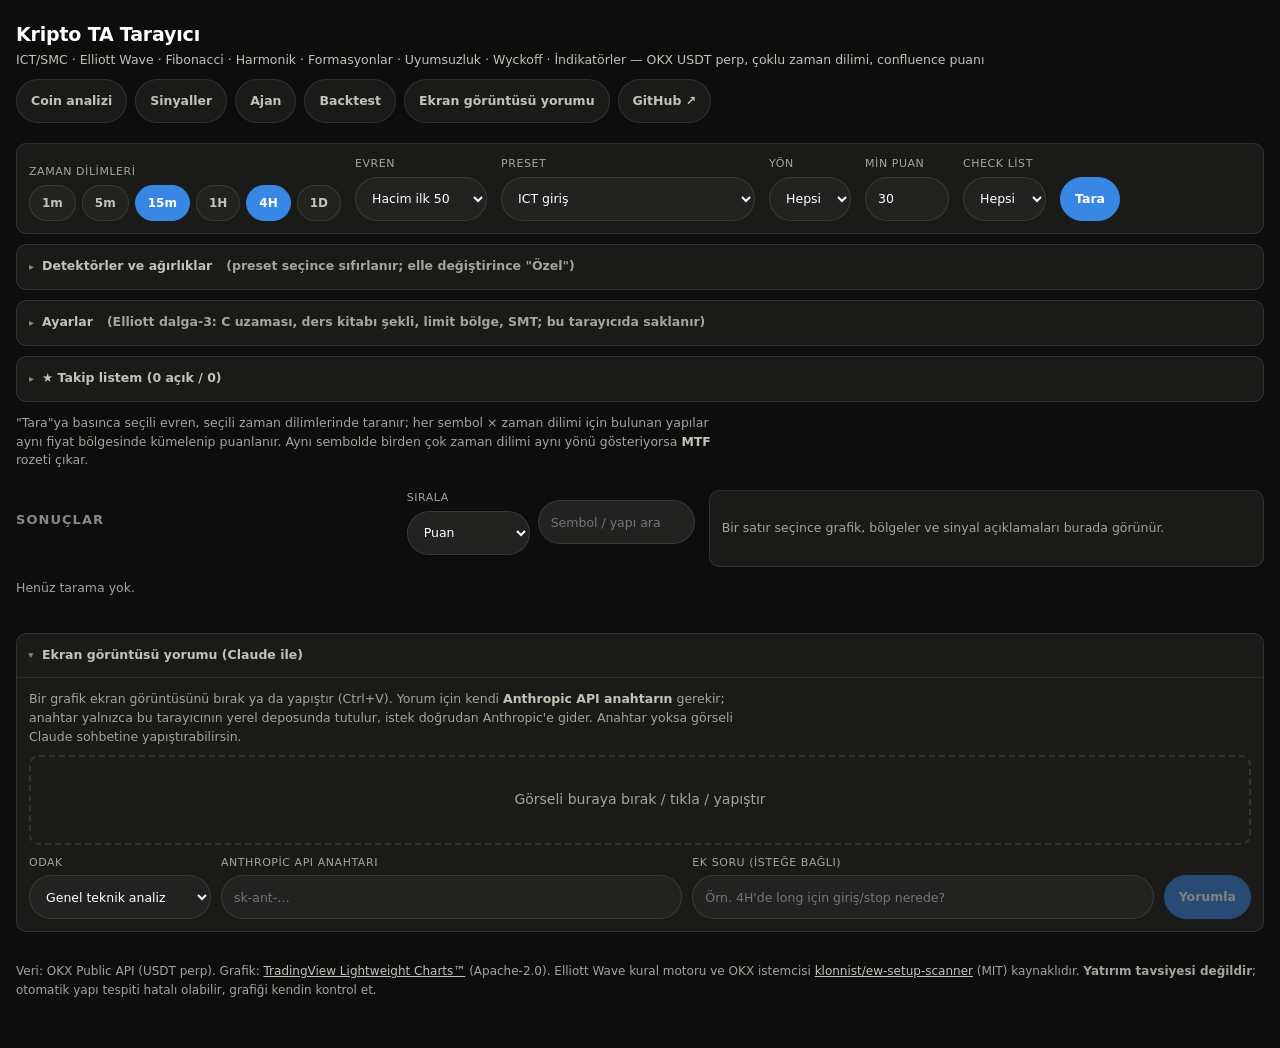
<file: index.html>
<!doctype html>
<html lang="tr">
<head>
<meta charset="utf-8">
<meta name="viewport" content="width=device-width, initial-scale=1, viewport-fit=cover">
<meta name="color-scheme" content="dark">
<meta name="theme-color" content="#0d0d0d">
<title>Kripto TA Tarayıcı</title>
<meta name="description" content="OKX USDT perp piyasalarını birden çok zaman diliminde tarar: ICT/SMC (BOS, CHoCH, FVG, order block, likidite), Elliott Wave, Fibonacci, harmonik, klasik formasyonlar, uyumsuzluk, Wyckoff ve indikatör sinyalleri; confluence puanı ile sıralar.">
<link rel="icon" href="data:image/svg+xml,<svg xmlns='http://www.w3.org/2000/svg' viewBox='0 0 32 32'><path d='M2 24 L9 12 L13 18 L22 4 L30 14' fill='none' stroke='%233987e5' stroke-width='3' stroke-linejoin='round'/></svg>">
<!--
  Statik sayfa: framework yok, build adımı yok, CDN yok — GitHub Pages dosyaları olduğu gibi sunar.
  Veri: tarayıcı doğrudan OKX public API'sine gider (API anahtarı gerekmez). Motor: src/scan, src/detectors.
  Ekran görüntüsü yorumu: kullanıcının kendi Anthropic API anahtarı (yalnızca bu tarayıcının localStorage'ında).
  ?fixture=1 → OKX yerine sentetik veri (geliştirme/test).
-->
<link rel="stylesheet" href="src/ui/styles.css?v=5">
</head>
<body>
<div class="wrap">
  <header class="top">
    <div>
      <h1>Kripto TA Tarayıcı</h1>
      <p class="sub">ICT/SMC · Elliott Wave · Fibonacci · Harmonik · Formasyonlar · Uyumsuzluk · Wyckoff · İndikatörler — OKX USDT perp, çoklu zaman dilimi, confluence puanı</p>
    </div>
    <nav class="nav">
      <a href="coin.html">Coin analizi</a><a href="signals.html">Sinyaller</a><a href="agent.html">Ajan</a><a href="backtest.html">Backtest</a><a href="#screenshot">Ekran görüntüsü yorumu</a>
      <a href="https://github.com/mugiatama34/crypto_technical_analysis" target="_blank" rel="noopener">GitHub ↗</a>
    </nav>
  </header>

  <section class="toolbar" aria-label="Tarama ayarları">
    <div class="field"><span>Zaman dilimleri</span><div class="chips" id="tfChips" role="group" aria-label="Zaman dilimleri"></div></div>
    <label class="field"><span>Evren</span>
      <select id="universe">
        <option value="50">Hacim ilk 50</option>
        <option value="100">Hacim ilk 100</option>
        <option value="200">Hacim ilk 200</option>
        <option value="manual">Elle liste</option>
      </select>
    </label>
    <label class="field" id="manualField" hidden><span>Semboller (virgül)</span><input type="text" id="manualCoins" placeholder="BTC, ETH, SOL" size="22"></label>
    <label class="field"><span>Preset</span><select id="preset"></select></label>
    <label class="field"><span>Yön</span>
      <select id="dirFilter"><option value="all">Hepsi</option><option value="long">Long</option><option value="short">Short</option></select>
    </label>
    <label class="field"><span>Min puan</span><input type="number" id="minScore" min="0" max="100" step="5" value="30" style="width:84px"></label>
    <label class="field" title="Yalnız check list'te en az bu kadar ✓ alan satırlar (plan kurulamayan satırlar gizlenir)"><span>Check list</span><select id="minCheck"><option value="0">Hepsi</option><option value="4">≥ 4 ✓</option><option value="5">≥ 5 ✓</option><option value="6">≥ 6 ✓</option><option value="7">≥ 7 ✓</option><option value="8">8 / 8</option></select></label>
    <button type="button" class="btn primary" id="scanBtn">Tara</button>
    <button type="button" class="btn danger" id="cancelBtn" hidden>İptal</button>
    <div class="progress" id="progress" hidden><div class="bar"><span id="progressBar"></span></div><small id="progressText"></small></div>
  </section>

  <details class="panel" id="detPanel">
    <summary>Detektörler ve ağırlıklar <span class="note" style="margin:0 0 0 6px;display:inline">(preset seçince sıfırlanır; elle değiştirince "Özel")</span></summary>
    <div class="panel-body"><div class="det-grid" id="detGrid"></div></div>
  </details>

  <details class="panel" id="setPanel">
    <summary>Ayarlar <span class="note" style="margin:0 0 0 6px;display:inline">(Elliott dalga-3: C uzaması, ders kitabı şekli, limit bölge, SMT; bu tarayıcıda saklanır)</span></summary>
    <div class="panel-body" id="settings"></div>
  </details>

  <details class="panel" id="watchPanel">
    <summary id="watchTitle">★ Takip listem</summary>
    <div class="panel-body">
      <div class="set-actions" style="margin-bottom:10px">
        <button type="button" class="btn" id="watchRefresh">Güncelle</button>
        <button type="button" class="btn" id="watchClear">Kapananları sil</button>
        <button type="button" class="btn" id="watchExport">Dışa aktar</button>
        <label class="btn" style="cursor:pointer">İçe aktar<input type="file" id="watchImport" accept="application/json" hidden></label>
        <span class="note">Giriş/stop/hedefler takibe alındığı anda dondurulur; bot kurallarıyla izlenir (bekleyen emir 24 saat). ☁ Bulut kaydı açıksa liste tüm cihazlarında aynıdır; kapalıysa yalnız bu tarayıcıda. Sayfa açıkken 5 dakikada bir güncellenir.</span>
      </div>
      <div id="watchCloud" style="margin-bottom:10px"></div>
      <details class="manual" style="margin-bottom:10px"><summary>＋ Elle işlem ekle (arkadaşın / kendi PA işlemin)</summary>
        <div class="manual-grid">
          <label>Coin <input id="mCoin" placeholder="WLD" autocomplete="off"></label>
          <label>TF <select id="mTf"><option>15m</option><option selected>1H</option><option>4H</option><option>1D</option></select></label>
          <label>Yön <select id="mDir"><option value="long">Long</option><option value="short">Short</option></select></label>
          <label>Etiket <select id="mTag"><option>arkadaş</option><option>kendi</option><option>izlenen</option><option>bot</option></select></label>
          <label>Giriş <input id="mEntry" inputmode="decimal"></label>
          <label>Stop <input id="mStop" inputmode="decimal"></label>
          <label title="İsteğe bağlı: giriş ile TP1 arasında. Doluysa botun 3 kademesi: erken hedefte %50 + stop girişe, TP1'de %25 + stop erken hedefe, kalan TP2">Erken hedef <input id="mEarly" inputmode="decimal" placeholder="boş = yok"></label>
          <label>TP1 <input id="mTp1" inputmode="decimal"></label>
          <label>TP2 <input id="mTp2" inputmode="decimal" placeholder="boş = TP1"></label>
          <label>Kurulum zamanı <input id="mTime" type="datetime-local"></label>
          <label>Limit geçerlilik (saat) <input id="mExp" inputmode="numeric" value="24"></label>
          <label class="wide">Not <input id="mNote" placeholder="ör. range dibi + likidite süpürme"></label>
        </div>
        <div class="set-actions"><button type="button" class="btn" id="mAdd">Takibe ekle</button><span class="note" id="mMsg">Fiyatlar OKX vadeli ile izlenir (Binance/Bybit'ten birkaç pip farklı olabilir). Geçmiş tarihli kurulum o andan sonraki mumlarla değerlendirilir.</span></div>
      </details>
      <div id="watchList" class="rows"></div>
    </div>
  </details>

  <div id="banner" hidden></div>
  <div class="summary" id="summary"><span class="note">"Tara"ya basınca seçili evren, seçili zaman dilimlerinde taranır; her sembol × zaman dilimi için bulunan yapılar aynı fiyat bölgesinde kümelenip puanlanır. Aynı sembolde birden çok zaman dilimi aynı yönü gösteriyorsa <b>MTF</b> rozeti çıkar.</span></div>

  <main class="layout">
    <section class="list" aria-label="Sonuçlar">
      <div class="list-head">
        <h2 id="listTitle">Sonuçlar</h2>
        <div class="filters">
          <label class="field"><span>Sırala</span><select id="sortBy"><option value="score">Puan</option><option value="mtf">MTF uyumu</option><option value="signals">Sinyal sayısı</option><option value="symbol">Sembol</option></select></label>
          <input type="text" id="search" placeholder="Sembol / yapı ara" size="16" aria-label="Ara">
        </div>
      </div>
      <div id="rows" class="rows"><p class="empty">Henüz tarama yok.</p></div>
      <div class="pager" id="pager" hidden><button type="button" class="btn" id="prevPage">‹</button><span class="count" id="pageInfo"></span><button type="button" class="btn" id="nextPage">›</button></div>
    </section>

    <section class="detail" id="detail" aria-label="Ayrıntı">
      <p class="empty">Bir satır seçince grafik, bölgeler ve sinyal açıklamaları burada görünür.</p>
    </section>
  </main>

  <section id="screenshot" class="panel" style="margin-top:20px" aria-label="Ekran görüntüsü yorumu">
    <details class="panel" open style="border:0;margin:0">
      <summary>Ekran görüntüsü yorumu (Claude ile)</summary>
      <div class="panel-body">
        <p class="note">Bir grafik ekran görüntüsünü bırak ya da yapıştır (Ctrl+V). Yorum için kendi <b>Anthropic API anahtarın</b> gerekir; anahtar yalnızca bu tarayıcının yerel deposunda tutulur, istek doğrudan Anthropic'e gider. Anahtar yoksa görseli Claude sohbetine yapıştırabilirsin.</p>
        <div class="drop" id="drop" tabindex="0"><span>Görseli buraya bırak / tıkla / yapıştır</span><input type="file" id="file" accept="image/*" hidden></div>
        <div class="ss-row">
          <label class="field"><span>Odak</span>
            <select id="ssFocus">
              <option value="all">Genel teknik analiz</option>
              <option value="ict">ICT / SMC</option>
              <option value="ew">Elliott Wave</option>
              <option value="fib">Fibonacci + harmonik</option>
              <option value="pattern">Klasik formasyonlar</option>
            </select>
          </label>
          <label class="field" style="flex:1;min-width:220px"><span>Anthropic API anahtarı</span><input type="password" id="apiKey" placeholder="sk-ant-…" autocomplete="off"></label>
          <label class="field" style="flex:1;min-width:220px"><span>Ek soru (isteğe bağlı)</span><input type="text" id="ssQuestion" placeholder="Örn. 4H'de long için giriş/stop nerede?"></label>
          <button type="button" class="btn primary" id="ssBtn" disabled>Yorumla</button>
        </div>
        <div class="ss-out" id="ssOut" hidden></div>
      </div>
    </details>
  </section>

  <footer>
    Veri: OKX Public API (USDT perp). Grafik: <a href="https://www.tradingview.com/lightweight-charts/" target="_blank" rel="noopener">TradingView Lightweight Charts™</a> (Apache-2.0).
    Elliott Wave kural motoru ve OKX istemcisi <a href="https://github.com/klonnist/ew-setup-scanner" target="_blank" rel="noopener">klonnist/ew-setup-scanner</a> (MIT) kaynaklıdır.
    <strong>Yatırım tavsiyesi değildir</strong>; otomatik yapı tespiti hatalı olabilir, grafiği kendin kontrol et.
  </footer>
</div>
<script src="lib/lightweight-charts.standalone.production.js"></script>
<script type="module" src="src/ui/app.js?v=15"></script>
</body>
</html>
</file>
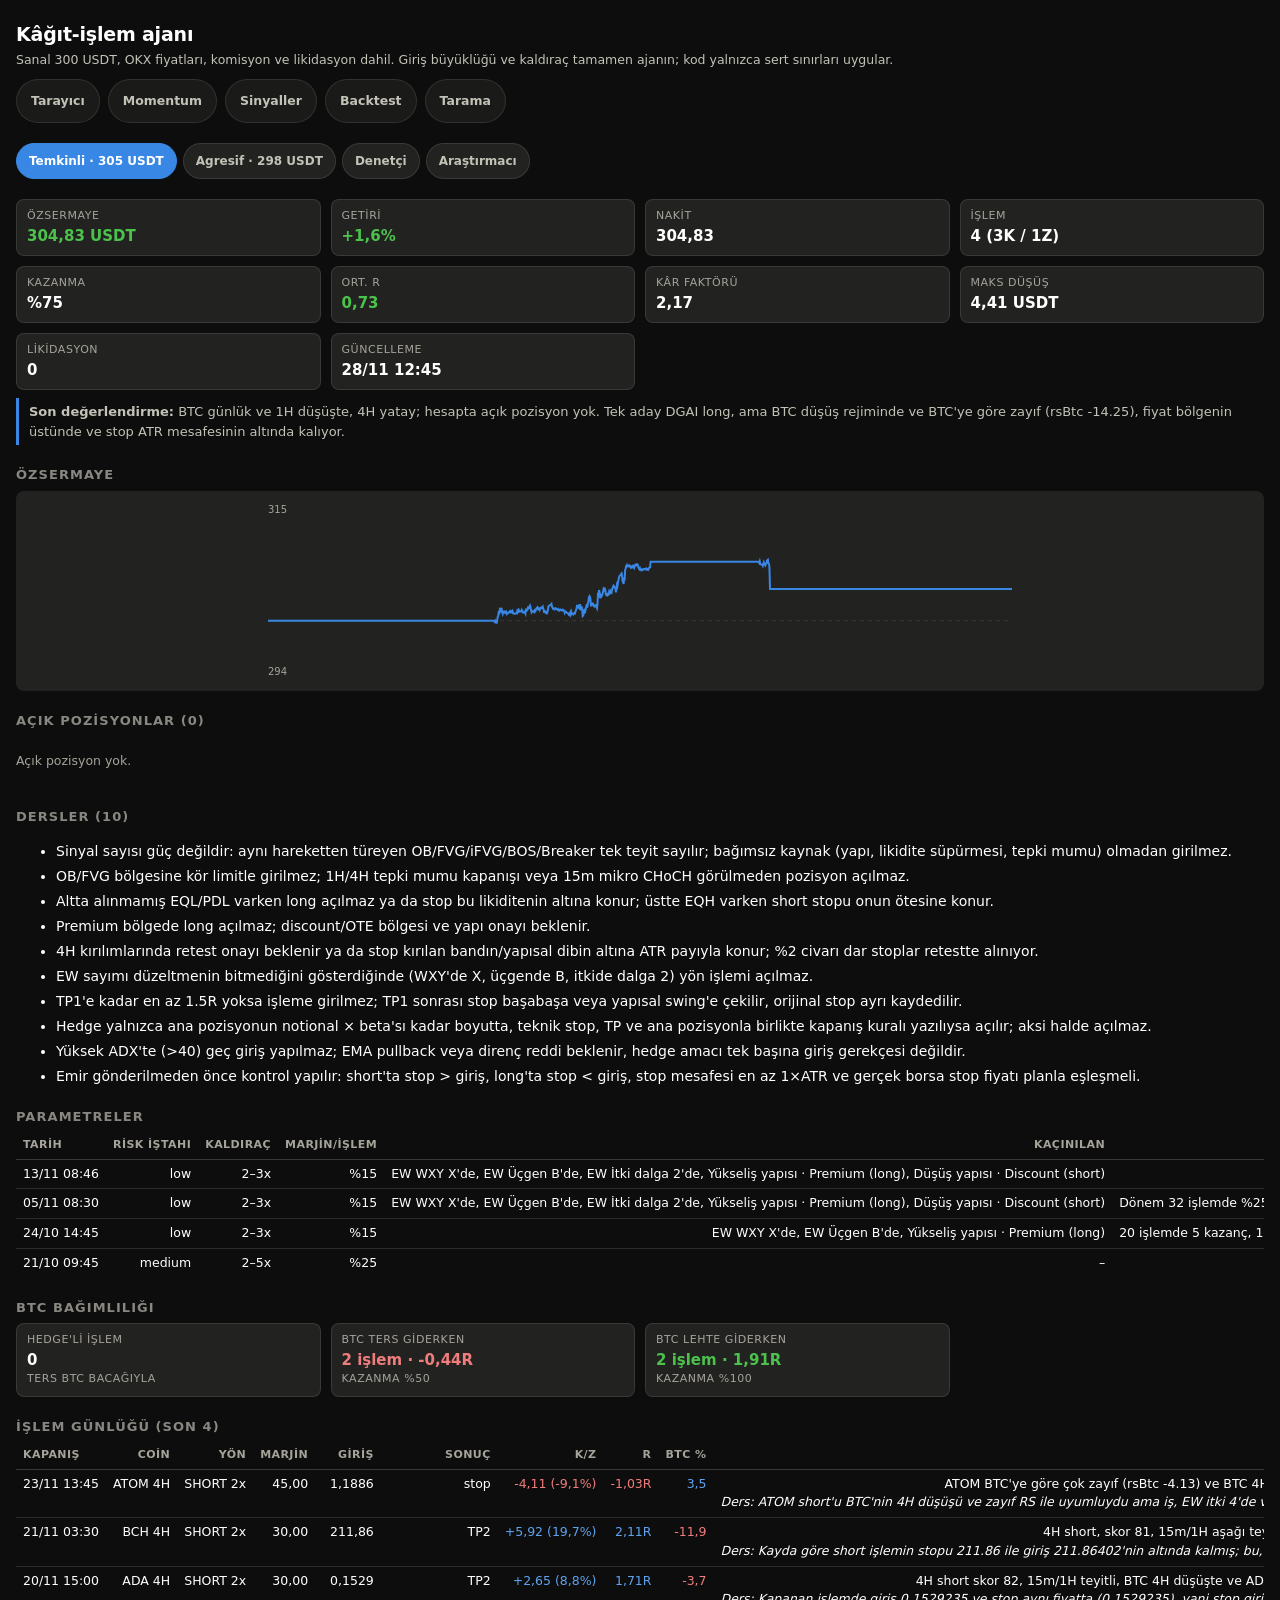
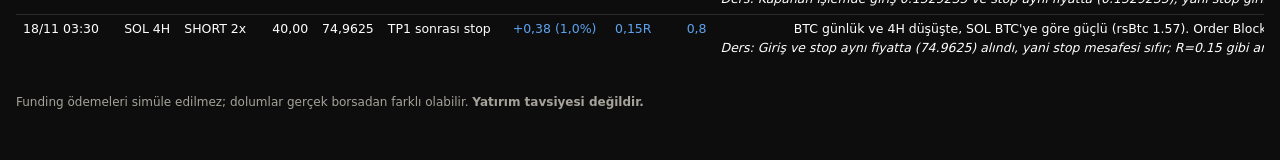
<file: agent.html>
<!doctype html>
<html lang="tr">
<head>
<meta charset="utf-8">
<meta name="viewport" content="width=device-width, initial-scale=1, viewport-fit=cover">
<meta name="color-scheme" content="dark">
<title>Kâğıt-işlem ajanı</title>
<meta name="description" content="Sanal 300 USDT ile işlem yapan, kaldıraç ve büyüklüğü kendisi seçen, işlemlerinden ders çıkaran Claude ajanının canlı durumu.">
<link rel="icon" href="data:,">
<link rel="stylesheet" href="src/ui/styles.css?v=1">
<style>
  .tiles { display: grid; gap: 10px; grid-template-columns: repeat(2, minmax(0, 1fr)); }
  @media (min-width: 760px) { .tiles { grid-template-columns: repeat(4, minmax(0, 1fr)); } }
  .stat .v.pos { color: #4cc24c; } .stat .v.neg { color: #ef7d7d; }
  table.grid { border-collapse: collapse; width: 100%; font-size: 12.5px; }
  table.grid th, table.grid td { padding: 5px 7px; text-align: right; white-space: nowrap; font-variant-numeric: tabular-nums; border-top: 1px solid var(--grid); vertical-align: top; }
  table.grid th { color: var(--ink-dim); font-weight: 600; font-size: 11px; text-transform: uppercase; letter-spacing: .04em; border-bottom: 1px solid var(--axis); border-top: 0; }
  table.grid th:first-child, table.grid td:first-child { text-align: left; }
  td.wrap, th.wrap { white-space: normal; text-align: left; min-width: 220px; }
  .tablewrap { overflow-x: auto; }
  .pos { color: #5ea3f0; } .neg { color: #ef7d7d; }
  svg.curve { width: 100%; height: 200px; display: block; background: var(--surface-2); border-radius: 8px; }
  section { margin-top: 20px; }
  .lessons li { margin: 4px 0; }
  .tag { display: inline-block; padding: 1px 6px; border-radius: 999px; font-size: 10.5px; font-weight: 600; background: rgba(94,163,240,.18); color: #5ea3f0; }
  .assess { color: var(--ink-2); font-size: 13px; border-left: 3px solid var(--long); padding: 4px 10px; margin: 8px 0; }
</style>
</head>
<body>
<div class="wrap">
  <header class="top">
    <div><h1>Kâğıt-işlem ajanı</h1><p class="sub">Sanal 300 USDT, OKX fiyatları, komisyon ve likidasyon dahil. Giriş büyüklüğü ve kaldıraç tamamen ajanın; kod yalnızca sert sınırları uygular.</p></div>
    <nav class="nav"><a href="index.html">Tarayıcı</a><a href="momentum.html">Momentum</a><a href="signals.html">Sinyaller</a><a href="backtest.html">Backtest</a><a href="sweep.html">Tarama</a></nav>
  </header>
  <div class="chips" id="tabs" style="margin-top:10px"></div>
  <div id="root"><p class="empty">Yükleniyor…</p></div>
  <footer>Funding ödemeleri simüle edilmez; dolumlar gerçek borsadan farklı olabilir. <strong>Yatırım tavsiyesi değildir.</strong></footer>
</div>
<script type="module">
const PROFILES = ['temkinli', 'agresif'];
const fmt = (x, d = 2) => (Number.isFinite(x) ? x.toLocaleString('tr-TR', { minimumFractionDigits: d, maximumFractionDigits: d }) : (x === Infinity ? '∞' : '–'));
const fp = (p) => { if (!Number.isFinite(p)) return '–'; const a = Math.abs(p); const d = a >= 1000 ? 1 : a >= 100 ? 2 : a >= 1 ? 4 : Math.min(8, Math.ceil(-Math.log10(a)) + 3); return fmt(p, d); };
const dt = (ms) => (ms ? new Date(ms).toLocaleString('tr-TR', { day: '2-digit', month: '2-digit', hour: '2-digit', minute: '2-digit' }) : '–');
const cls = (x) => (x > 0 ? 'pos' : x < 0 ? 'neg' : '');
const esc = (s) => String(s ?? '').replace(/[&<>]/g, (c) => ({ '&': '&amp;', '<': '&lt;', '>': '&gt;' }[c]));
const OUT = { stop: 'stop', tp1_stop: 'TP1 sonrası stop', tp2: 'TP2', liq: 'likidasyon', manual: 'elle' };
function curveSvg(curve, start) {
  if (!curve?.length) return '';
  const W = 800, H = 200, P = 28;
  const xs = curve.map((c) => c[0]), ys = curve.map((c) => c[1]);
  const x0 = Math.min(...xs), x1 = Math.max(...xs), y0 = Math.min(start, ...ys) * 0.98, y1 = Math.max(start, ...ys) * 1.02;
  const X = (x) => P + ((x - x0) / ((x1 - x0) || 1)) * (W - 2 * P), Y = (y) => H - P - ((y - y0) / ((y1 - y0) || 1)) * (H - 2 * P);
  const d = curve.map((c, i) => `${i ? 'L' : 'M'}${X(c[0]).toFixed(1)},${Y(c[1]).toFixed(1)}`).join(' ');
  return `<svg class="curve" viewBox="0 0 ${W} ${H}" role="img" aria-label="Özsermaye"><line x1="${P}" x2="${W - P}" y1="${Y(start)}" y2="${Y(start)}" stroke="#383835" stroke-dasharray="4 4"/><path d="${d}" fill="none" stroke="#3987e5" stroke-width="2"/><text x="${P}" y="${P - 6}" fill="#a5a39a" font-size="10">${fmt(y1, 0)}</text><text x="${P}" y="${H - P + 12}" fill="#a5a39a" font-size="10">${fmt(y0, 0)}</text></svg>`;
}
function render(a) {
  const s = a.stats;
  const tiles = [['Özsermaye', `${fmt(a.equity)} USDT`, cls(a.equity - a.startEquity)], ['Getiri', `${s.returnPct >= 0 ? '+' : ''}${fmt(s.returnPct, 1)}%`, cls(s.returnPct)], ['Nakit', fmt(a.cash)], ['İşlem', `${s.trades} (${s.wins}K / ${s.losses}Z)`], ['Kazanma', `%${fmt(s.winRate * 100, 0)}`], ['Ort. R', fmt(s.avgR), cls(s.avgR)], ['Kâr faktörü', fmt(s.profitFactor)], ['Maks düşüş', `${fmt(s.maxDD)} USDT`], ['Likidasyon', s.liquidations, s.liquidations ? 'neg' : ''], ['Güncelleme', dt(a.lastRun)]];
  const posRows = a.positions.map((p) => `<tr><td>${esc(p.coin)} ${esc(p.tf)}${p.hedgeOf ? ' <span class="tag">hedge bacağı</span>' : p.hedge ? ' <span class="tag">hedge\'li</span>' : ''}${p.source === 'btc_trend' ? ' <span class="tag">BTC trend</span>' : ''}</td><td>${p.direction === 'long' ? '🟢 LONG' : '🔴 SHORT'}</td><td>${p.leverage}x</td><td>${fmt(p.margin)}</td><td>${fp(p.entry)}</td><td>${fp(p.lastPrice)}</td><td class="${cls(p.unrealized)}">${fmt(p.unrealized)} (${fmt(p.margin ? (p.unrealized / p.margin) * 100 : 0, 1)}%)</td><td>${fp(p.stop)}${p.tp1Done ? ' (BE)' : ''}</td><td>${fp(p.tp1)} / ${fp(p.tp2)}</td><td>${fp(p.liq)}</td><td>${dt(p.openedAt)}</td><td class="wrap">${esc(p.rationale)}</td></tr>`).join('');
  const ordRows = a.orders.map((o) => `<tr><td>${esc(o.coin)} ${esc(o.tf)}</td><td>${o.direction.toUpperCase()}</td><td>${o.leverage}x</td><td>${fmt(o.margin)}</td><td>${fp(o.price)}</td><td>${fp(o.stop)}</td><td>${fp(o.tp1)} / ${fp(o.tp2)}</td><td>${dt(o.expiresAt)}</td><td class="wrap">${esc(o.rationale)}</td></tr>`).join('');
  const trRows = [...a.trades].reverse().map((t) => `<tr><td>${dt(t.closedAt)}</td><td>${esc(t.coin)} ${esc(t.tf)}${t.hedgeOf ? ' <span class="tag">hedge bacağı</span>' : t.hedge ? ' <span class="tag">hedge\'li</span>' : ''}${t.source === 'btc_trend' ? ' <span class="tag">BTC trend</span>' : ''}</td><td>${t.direction.toUpperCase()} ${t.leverage}x</td><td>${fmt(t.margin)}</td><td>${fp(t.entry)}</td><td>${esc(OUT[t.outcome] || t.outcome)}</td><td class="${cls(t.pnl)}">${t.pnl >= 0 ? '+' : ''}${fmt(t.pnl)} (${fmt(t.pnlPct, 1)}%)</td><td class="${cls(t.R)}">${fmt(t.R)}R</td><td class="${cls(t.btcPct)}">${t.btcPct == null ? '–' : fmt(t.btcPct, 1)}</td><td class="wrap">${esc(t.rationale)}${t.reflection ? `<br><i>Ders: ${esc(t.reflection)}</i>` : ''}</td></tr>`).join('');
  const ph = [...(a.paramsHistory || [])].reverse().map((h) => `<tr><td>${dt(h.at)}</td><td>${esc(h.params.riskAppetite)}</td><td>${h.params.preferredLeverage?.join('–')}x</td><td>%${h.params.maxMarginPctPerTrade}</td><td class="wrap">${esc((h.params.avoidDetectors || []).join(', ') || '–')}</td><td class="wrap">${esc(h.reason)}</td></tr>`).join('');
  return `
    <section><div class="tiles">${tiles.map(([k, v, c]) => `<div class="stat"><div class="k">${k}</div><div class="v ${c || ''}">${v}</div></div>`).join('')}</div>
    ${a.lastAssessment ? `<div class="assess"><b>Son değerlendirme:</b> ${esc(a.lastAssessment)}</div>` : ''}</section>
    <section><h2>Özsermaye</h2>${curveSvg(a.curve, a.startEquity)}</section>
    <section><h2>Açık pozisyonlar (${a.positions.length})</h2>${posRows ? `<div class="tablewrap"><table class="grid"><thead><tr><th>Coin</th><th>Yön</th><th>Kald.</th><th>Marjin</th><th>Giriş</th><th>Son</th><th>K/Z</th><th>Stop</th><th>TP1 / TP2</th><th>Lik.</th><th>Açılış</th><th class="wrap">Gerekçe</th></tr></thead><tbody>${posRows}</tbody></table></div>` : '<p class="empty">Açık pozisyon yok.</p>'}</section>
    ${ordRows ? `<section><h2>Bekleyen limit emirler</h2><div class="tablewrap"><table class="grid"><thead><tr><th>Coin</th><th>Yön</th><th>Kald.</th><th>Marjin</th><th>Limit</th><th>Stop</th><th>TP1 / TP2</th><th>Son geçerlilik</th><th class="wrap">Gerekçe</th></tr></thead><tbody>${ordRows}</tbody></table></div></section>` : ''}
    <section><h2>Dersler (${a.lessons.length})</h2>${a.lessons.length ? `<ul class="lessons">${a.lessons.map((l) => `<li>${esc(l)}</li>`).join('')}</ul>` : '<p class="empty">Henüz gözden geçirme yapılmadı (20 kapanan işlem ya da 7 gün sonra).</p>'}</section>
    <section><h2>Parametreler</h2><div class="tablewrap"><table class="grid"><thead><tr><th>Tarih</th><th>Risk iştahı</th><th>Kaldıraç</th><th>Marjin/işlem</th><th class="wrap">Kaçınılan</th><th class="wrap">Gerekçe</th></tr></thead><tbody>${ph}</tbody></table></div></section>
    <section><h2>BTC bağımlılığı</h2>${(() => { const w = a.trades.filter((t) => t.btcPct != null); if (!w.length) return '<p class="empty">BTC verili kapanmış işlem yok (alan yeni eklendi).</p>'; const adv = w.filter((t) => (t.direction === 'long' && t.btcPct < 0) || (t.direction === 'short' && t.btcPct > 0)), fav = w.filter((t) => !adv.includes(t)); const avg = (l) => (l.length ? l.reduce((x, t) => x + t.R, 0) / l.length : 0); const win = (l) => (l.length ? l.filter((t) => t.pnl > 0).length / l.length : 0); const hedgedN = a.trades.filter((t) => t.hedge).length; return `<div class="tiles"><div class="stat"><div class="k">Hedge'li işlem</div><div class="v">${hedgedN}</div><div class="k">ters BTC bacağıyla</div></div><div class="stat"><div class="k">BTC ters giderken</div><div class="v ${cls(avg(adv))}">${adv.length} işlem · ${fmt(avg(adv))}R</div><div class="k">kazanma %${fmt(win(adv) * 100, 0)}</div></div><div class="stat"><div class="k">BTC lehte giderken</div><div class="v ${cls(avg(fav))}">${fav.length} işlem · ${fmt(avg(fav))}R</div><div class="k">kazanma %${fmt(win(fav) * 100, 0)}</div></div></div>`; })()}</section>
    <section><h2>İşlem günlüğü (son ${a.trades.length})</h2>${trRows ? `<div class="tablewrap"><table class="grid"><thead><tr><th>Kapanış</th><th>Coin</th><th>Yön</th><th>Marjin</th><th>Giriş</th><th>Sonuç</th><th>K/Z</th><th>R</th><th>BTC %</th><th class="wrap">Gerekçe / ders</th></tr></thead><tbody>${trRows}</tbody></table></div>` : '<p class="empty">Henüz kapanan işlem yok.</p>'}</section>`;
}
// Denetçi (review.json) ve araştırmacı (research.json) sekmeleri: yalnız öneri üretirler; kurallar Variables'tan değişir.
const SEV = { info: 'ℹ️', warn: '⚠️', high: '🔴' }, HEALTH = { ok: '🟢 iyi', watch: '🟡 izle', alert: '🔴 uyarı' }, VERD = { confirmed: '✅ doğrulandı', rejected: '❌ ret', inconclusive: '➖ sonuçsuz' };
function renderReview(r) {
  const L = r.latest; if (!L) return '<p class="empty">Henüz denetim yok.</p>';
  const m = L.metrics || {}, P = m.periods || {};
  const per = (k, t) => (P[k] ? `<tr><td>${t}</td><td>${P[k].sent}</td><td>${P[k].filled}</td><td>${P[k].closed}</td><td>${P[k].stopped}</td><td>${P[k].early}</td><td>${P[k].winRate != null ? fmt(P[k].winRate * 100, 0) + '%' : '–'}</td><td class="${cls(P[k].avgR)}">${P[k].avgR != null ? fmt(P[k].avgR) : '–'}</td><td class="${cls(P[k].totalR)}">${fmt(P[k].totalR, 1)}</td><td class="${cls(P[k].btcAdverse?.avgR)}">${P[k].btcAdverse?.n ? `${fmt(P[k].btcAdverse.avgR)} (n${P[k].btcAdverse.n})` : '–'}</td></tr>` : '');
  return `
    <section><div class="assess"><b>${HEALTH[L.health] || esc(L.health)}</b> · ${dt(L.at)}<br>${esc(L.summary)}</div></section>
    <section><h2>Sinyal botu dönemleri</h2><div class="tablewrap"><table class="grid"><thead><tr><th>Dönem</th><th>Gönderilen</th><th>Dolan</th><th>Kapanan</th><th>Stop</th><th>Erken kâr</th><th>Kazanma</th><th>Ort R</th><th>Toplam R</th><th>BTC ters: ort R</th></tr></thead><tbody>${per('d1', 'Son 24 saat')}${per('d7', 'Son 7 gün')}${per('d30', 'Son 30 gün')}</tbody></table></div>
    ${m.expected ? `<p class="sub">Beklenti (12 ay tarama, ${esc(m.expected.name.slice(0, 60))}…): 4H doğrulama ort ${fmt(m.expected.tf4h?.avgR)}R, kazanma %${fmt((m.expected.tf4h?.winRate || 0) * 100, 0)}, hedge'li ${fmt(m.expected.hedgedValid4h)}R.</p>` : ''}</section>
    <section><h2>Bulgular</h2>${L.findings?.length ? `<ul class="lessons">${L.findings.map((f) => `<li>${SEV[f.severity] || ''} <b>${esc(f.area)}</b>: ${esc(f.evidence)} → <i>${esc(f.action)}</i></li>`).join('')}</ul>` : '<p class="empty">Bulgu yok.</p>'}</section>
    <section><h2>Araştırmacıya iletilen hipotezler</h2>${L.researchRequests?.length ? `<ul class="lessons">${L.researchRequests.map((q) => `<li><b>${esc(q.id)}</b>${q.urgent ? ' <span class="tag">acil</span>' : ''}: ${esc(q.question)} <code>${esc(q.variantSpec)}</code><br><i>${esc(q.rationale)}</i></li>`).join('')}</ul>` : '<p class="empty">Yeni hipotez yok.</p>'}
    ${L.varsSuggestion ? `<div class="assess"><b>Öneri (kullanıcı karar verir):</b> <code>${esc(L.varsSuggestion.name)}=${esc(L.varsSuggestion.value)}</code> — ${esc(L.varsSuggestion.why)}</div>` : ''}</section>
    <section><h2>Geçmiş denetimler</h2><div class="tablewrap"><table class="grid"><thead><tr><th>Tarih</th><th>Durum</th><th class="wrap">Özet</th></tr></thead><tbody>${[...(r.reports || [])].reverse().map((x) => `<tr><td>${dt(x.at)}</td><td>${HEALTH[x.health] || esc(x.health)}</td><td class="wrap">${esc(x.summary)}</td></tr>`).join('')}</tbody></table></div></section>`;
}
function renderResearch(r, queue) {
  const L = r?.latest;
  const q = (queue?.items || []);
  const rowsT = L?.rows?.length ? `<div class="tablewrap"><table class="grid"><thead><tr><th>Hipotez</th><th>4H eğit. n</th><th>4H eğit. R</th><th>4H doğr. n</th><th>4H doğr. R</th><th>4H hedge'li doğr. R</th><th>1H doğr. R</th><th>Karar</th></tr></thead><tbody>${L.rows.map((x) => { const v = L.results?.find((y) => y.requestId === x.requestId); return `<tr><td>${esc(x.name.slice(0, 70))}</td><td>${x.tf4h.train?.n ?? '–'}</td><td class="${cls(x.tf4h.train?.avgR)}">${fmt(x.tf4h.train?.avgR, 3)}</td><td>${x.tf4h.valid?.n ?? '–'}</td><td class="${cls(x.tf4h.valid?.avgR)}">${fmt(x.tf4h.valid?.avgR, 3)}</td><td class="${cls(x.tf4h.hedgedValid?.avgR)}">${fmt(x.tf4h.hedgedValid?.avgR, 3)}</td><td class="${cls(x.tf1h.valid?.avgR)}">${fmt(x.tf1h.valid?.avgR, 3)}</td><td>${v ? VERD[v.verdict] || esc(v.verdict) : (x.requestId === 'base' ? 'temel' : '–')}</td></tr>`; }).join('')}</tbody></table></div>` : '';
  return `
    ${L ? `<section><div class="assess"><b>Son rapor</b> · ${dt(L.at)}${L.plans ? ` · ${L.plans} plan` : ''}<br>${esc(L.summary)}</div></section>
    <section><h2>Sonuçlar</h2>${rowsT}<ul class="lessons">${(L.results || []).map((x) => `<li><b>${esc(x.requestId)}</b> ${VERD[x.verdict] || ''}: ${esc(x.note)}</li>`).join('')}</ul></section>
    ${L.proposals?.length ? `<section><h2>Öneriler (kullanıcı karar verir)</h2><ul class="lessons">${L.proposals.map((p) => `<li><code>${esc(p.varsName)}=${esc(p.value)}</code> — ${esc(p.evidence)}<br><i>Risk: ${esc(p.risk)}</i></li>`).join('')}</ul></section>` : ''}
    ${L.nextQuestions?.length ? `<section><h2>Sonraki sorular</h2><ul class="lessons">${L.nextQuestions.map((x) => `<li>${esc(x)}</li>`).join('')}</ul></section>` : ''}` : '<section><p class="empty">Henüz araştırma raporu yok (Pazar 06:00 UTC ya da denetçi isteğiyle).</p></section>'}
    <section><h2>Kuyruk (${q.filter((x) => x.status === 'pending').length} bekleyen)</h2>${q.length ? `<div class="tablewrap"><table class="grid"><thead><tr><th>Kimlik</th><th class="wrap">Soru</th><th class="wrap">Varyant</th><th>Durum</th><th>Tarih</th></tr></thead><tbody>${[...q].reverse().map((x) => `<tr><td>${esc(x.id)}${x.urgent ? ' <span class="tag">acil</span>' : ''}</td><td class="wrap">${esc(x.question)}</td><td class="wrap"><code>${esc(JSON.stringify(x.spec))}</code></td><td>${x.status === 'done' ? VERD[x.verdict] || 'bitti' : 'bekliyor'}</td><td>${dt(x.doneAt || x.createdAt)}</td></tr>`).join('')}</tbody></table></div>` : '<p class="empty">Kuyruk boş; araştırmacı standart komşu-eşik hipotezlerini dener.</p>'}</section>`;
}
async function main() {
  const data = {};
  const get = async (f) => { try { const r = await fetch(`docs/agent/${f}`, { cache: 'no-store' }); return r.ok ? await r.json() : null; } catch { return null; } };
  for (const p of PROFILES) { const j = await get(`${p}.json`); if (j) data[p] = j; }
  const review = await get('review.json'), researchJ = await get('research.json'), queue = await get('research-queue.json');
  if (review) data.denetci = { label: 'Denetçi', _render: () => renderReview(review) };
  if (researchJ || queue) data.arastirmaci = { label: 'Araştırmacı', _render: () => renderResearch(researchJ, queue) };
  const tabs = document.querySelector('#tabs'), root = document.querySelector('#root');
  const ids = Object.keys(data);
  if (!ids.length) { root.innerHTML = '<p class="empty">Henüz ajan verisi yok. İlk gerçek (dry olmayan) <code>scan-and-alert</code> koşusundan sonra <code>docs/agent/*.json</code> oluşur.</p>'; return; }
  let cur = (() => { try { return localStorage.getItem('agent-tab'); } catch { return null; } })();
  if (!ids.includes(cur)) cur = ids[0];
  const draw = () => { tabs.innerHTML = ids.map((id) => `<button type="button" class="chip" data-id="${id}" aria-pressed="${id === cur}">${esc(data[id].label || id)}${data[id]._render ? '' : ` · ${fmt(data[id].equity, 0)} USDT`}</button>`).join(''); root.innerHTML = data[cur]._render ? data[cur]._render() : render(data[cur]); };
  tabs.addEventListener('click', (e) => { const b = e.target.closest('[data-id]'); if (!b) return; cur = b.dataset.id; try { localStorage.setItem('agent-tab', cur); } catch { /* yok */ } draw(); });
  draw();
}
main();
</script>
</body>
</html>
</file>
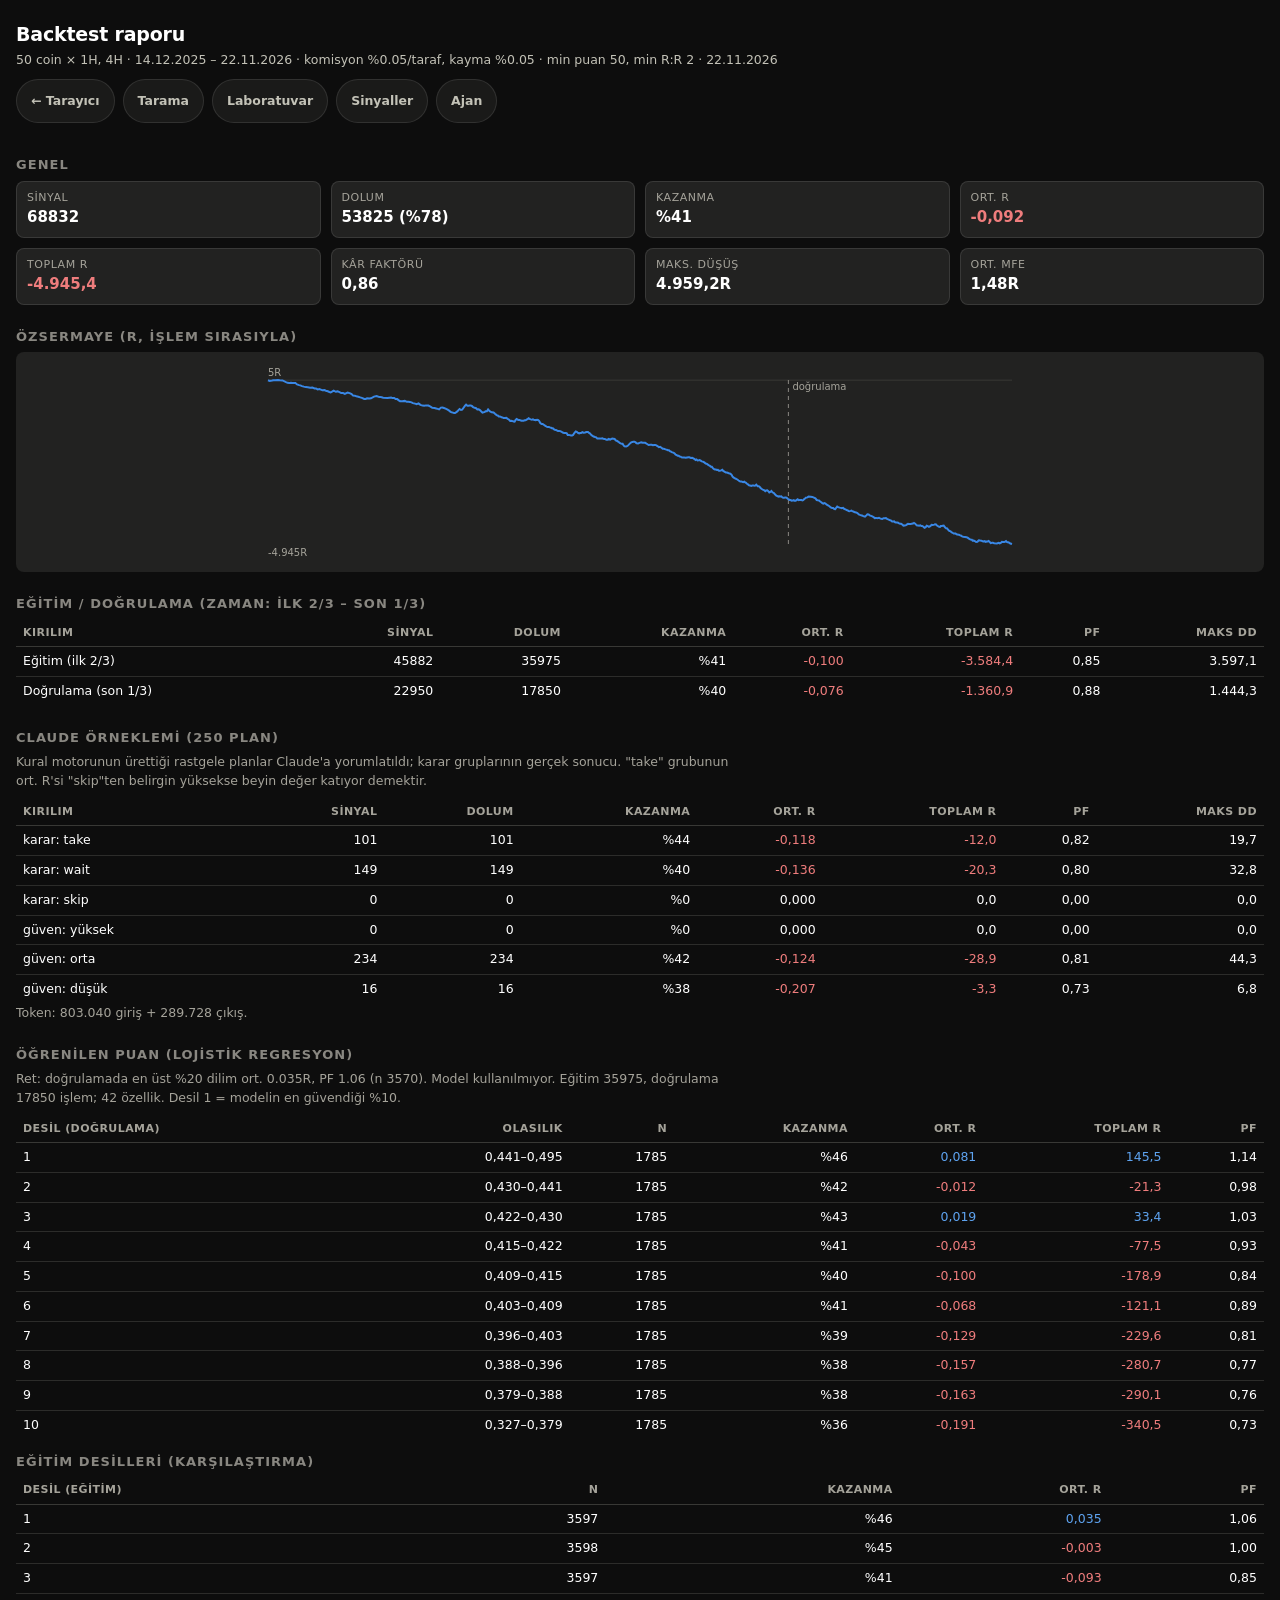
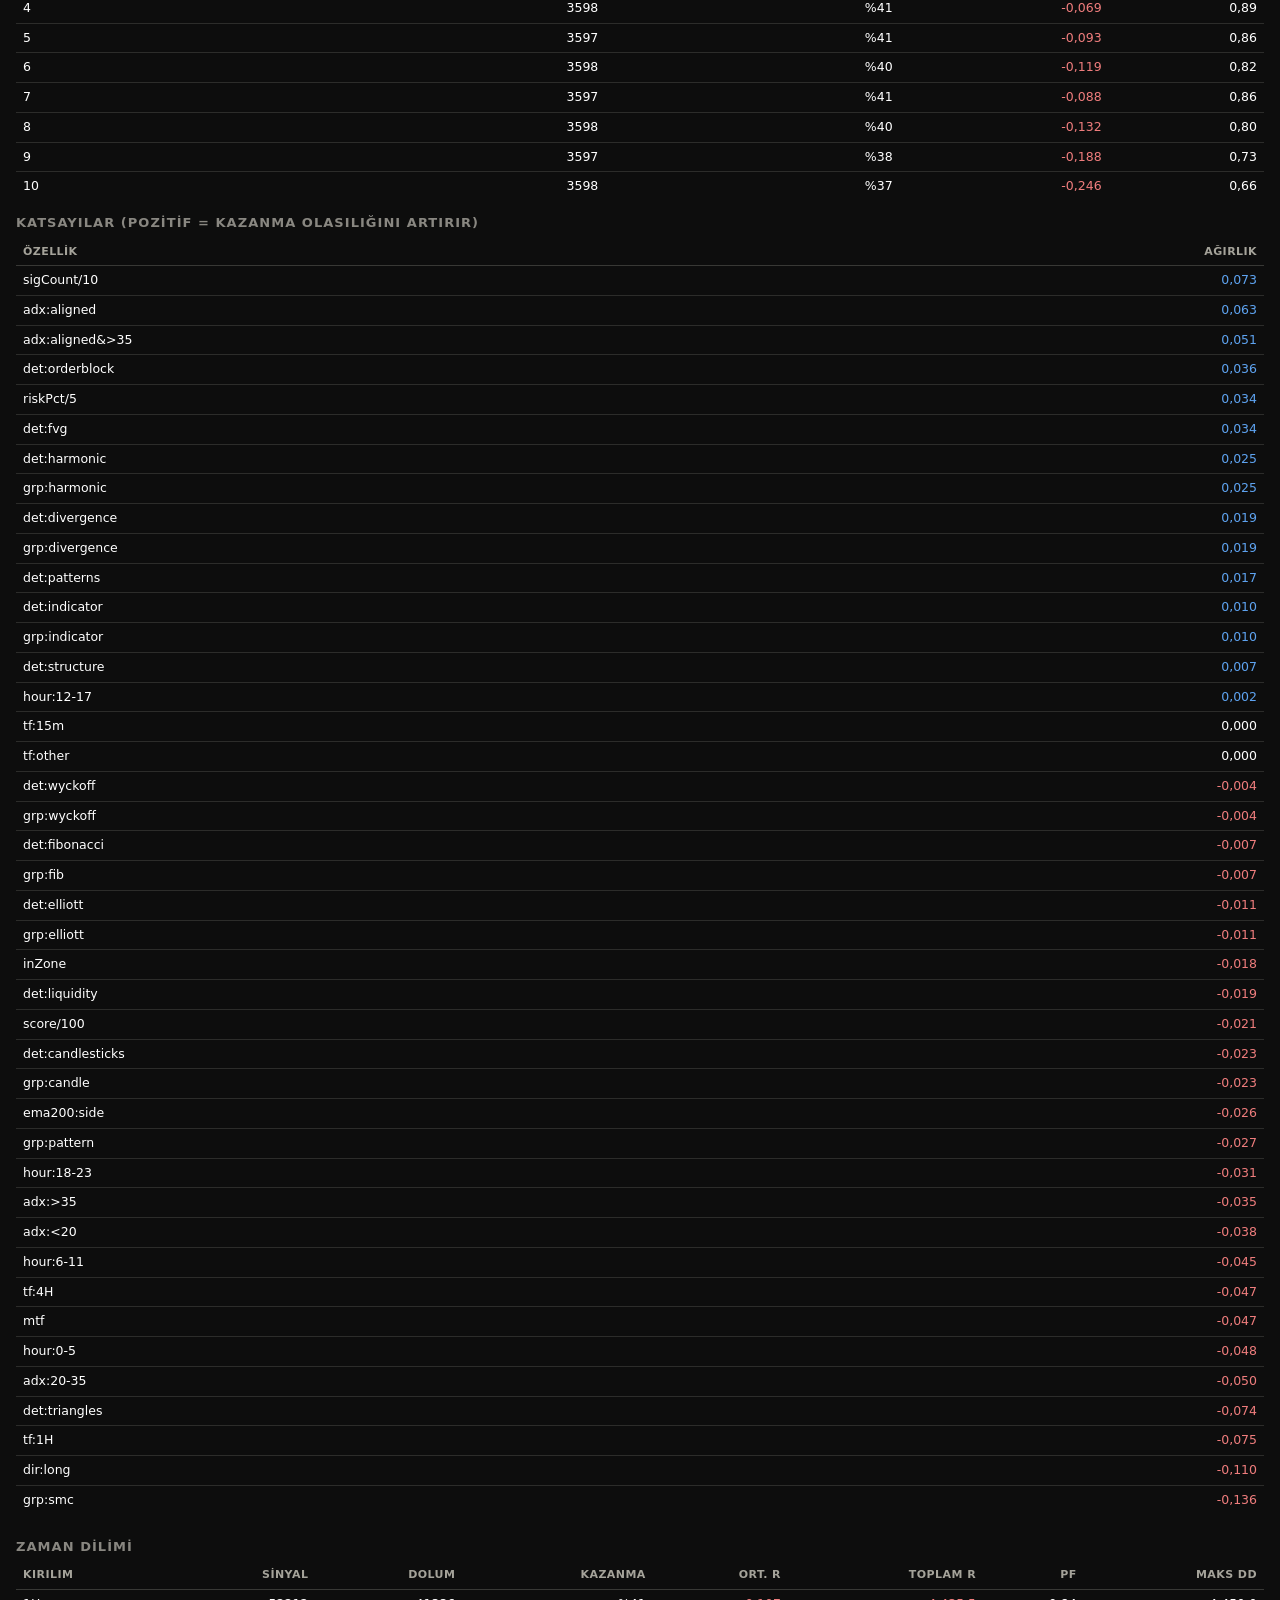
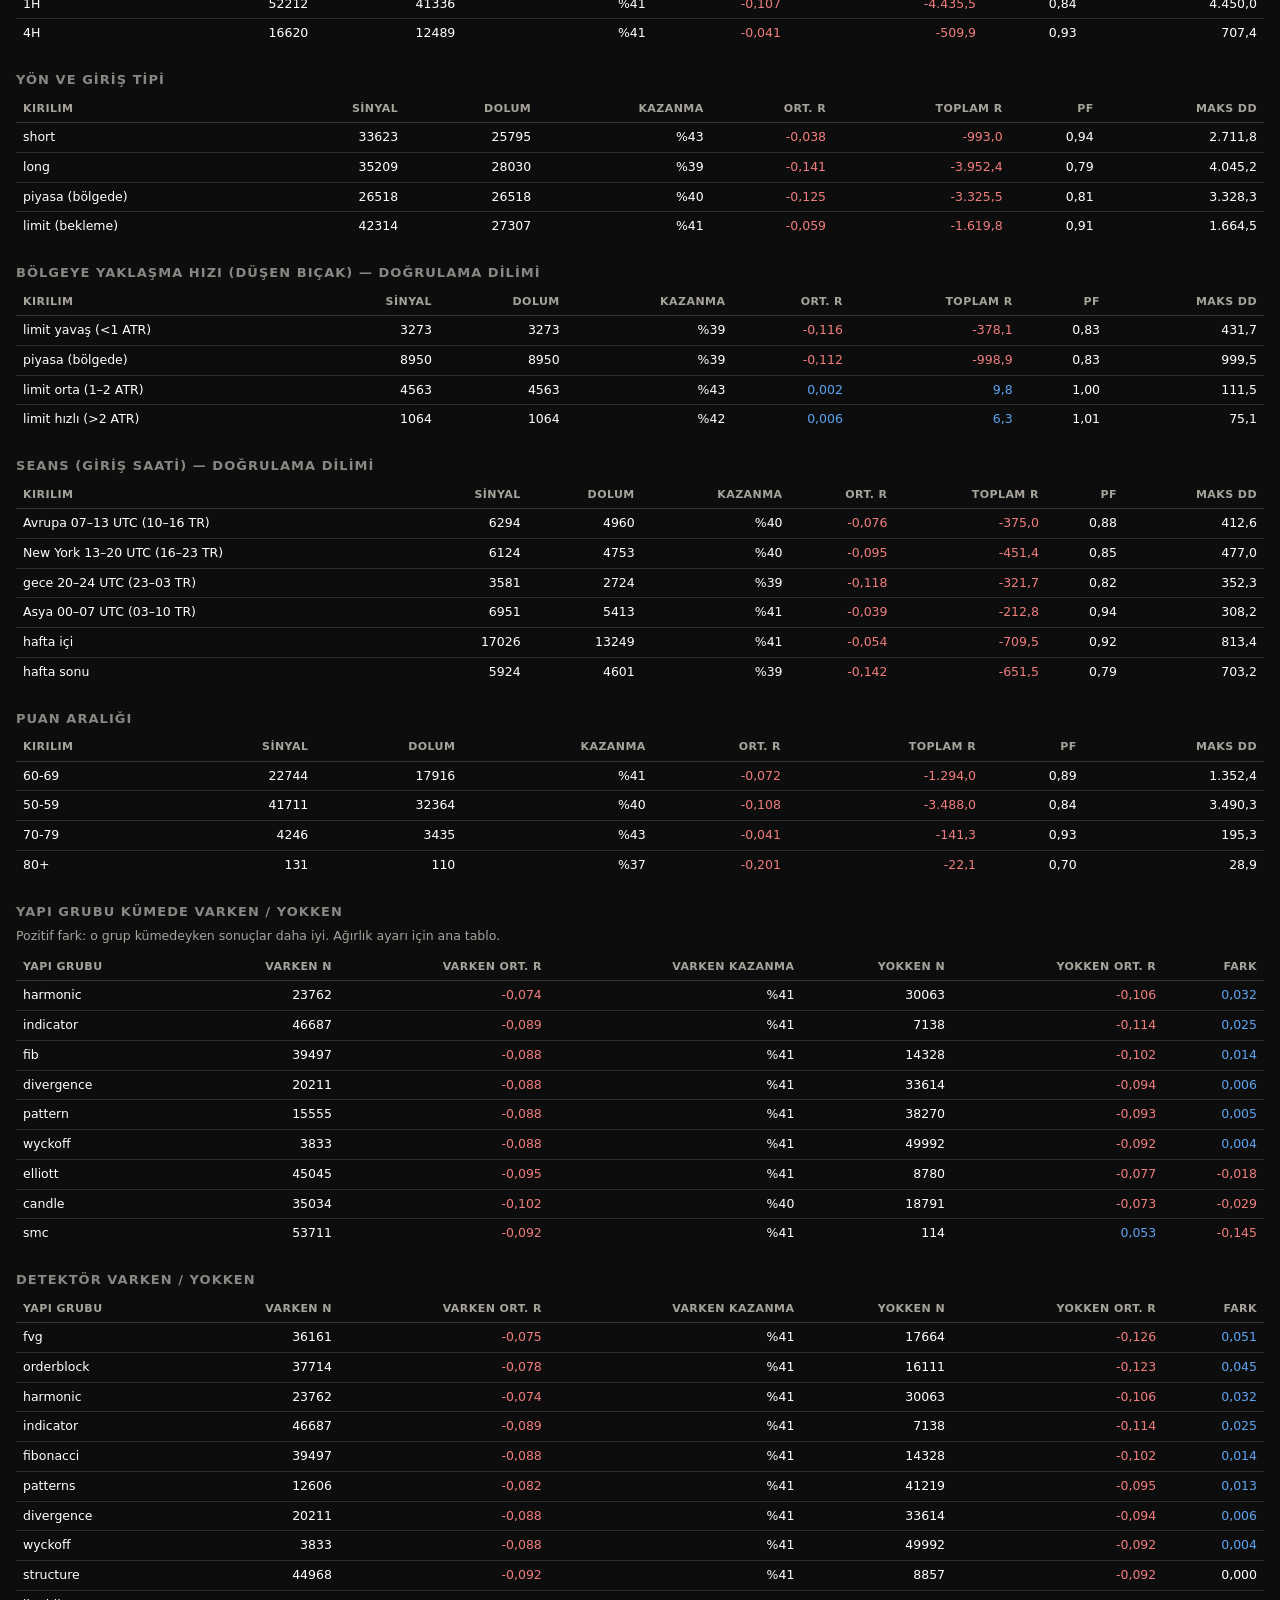
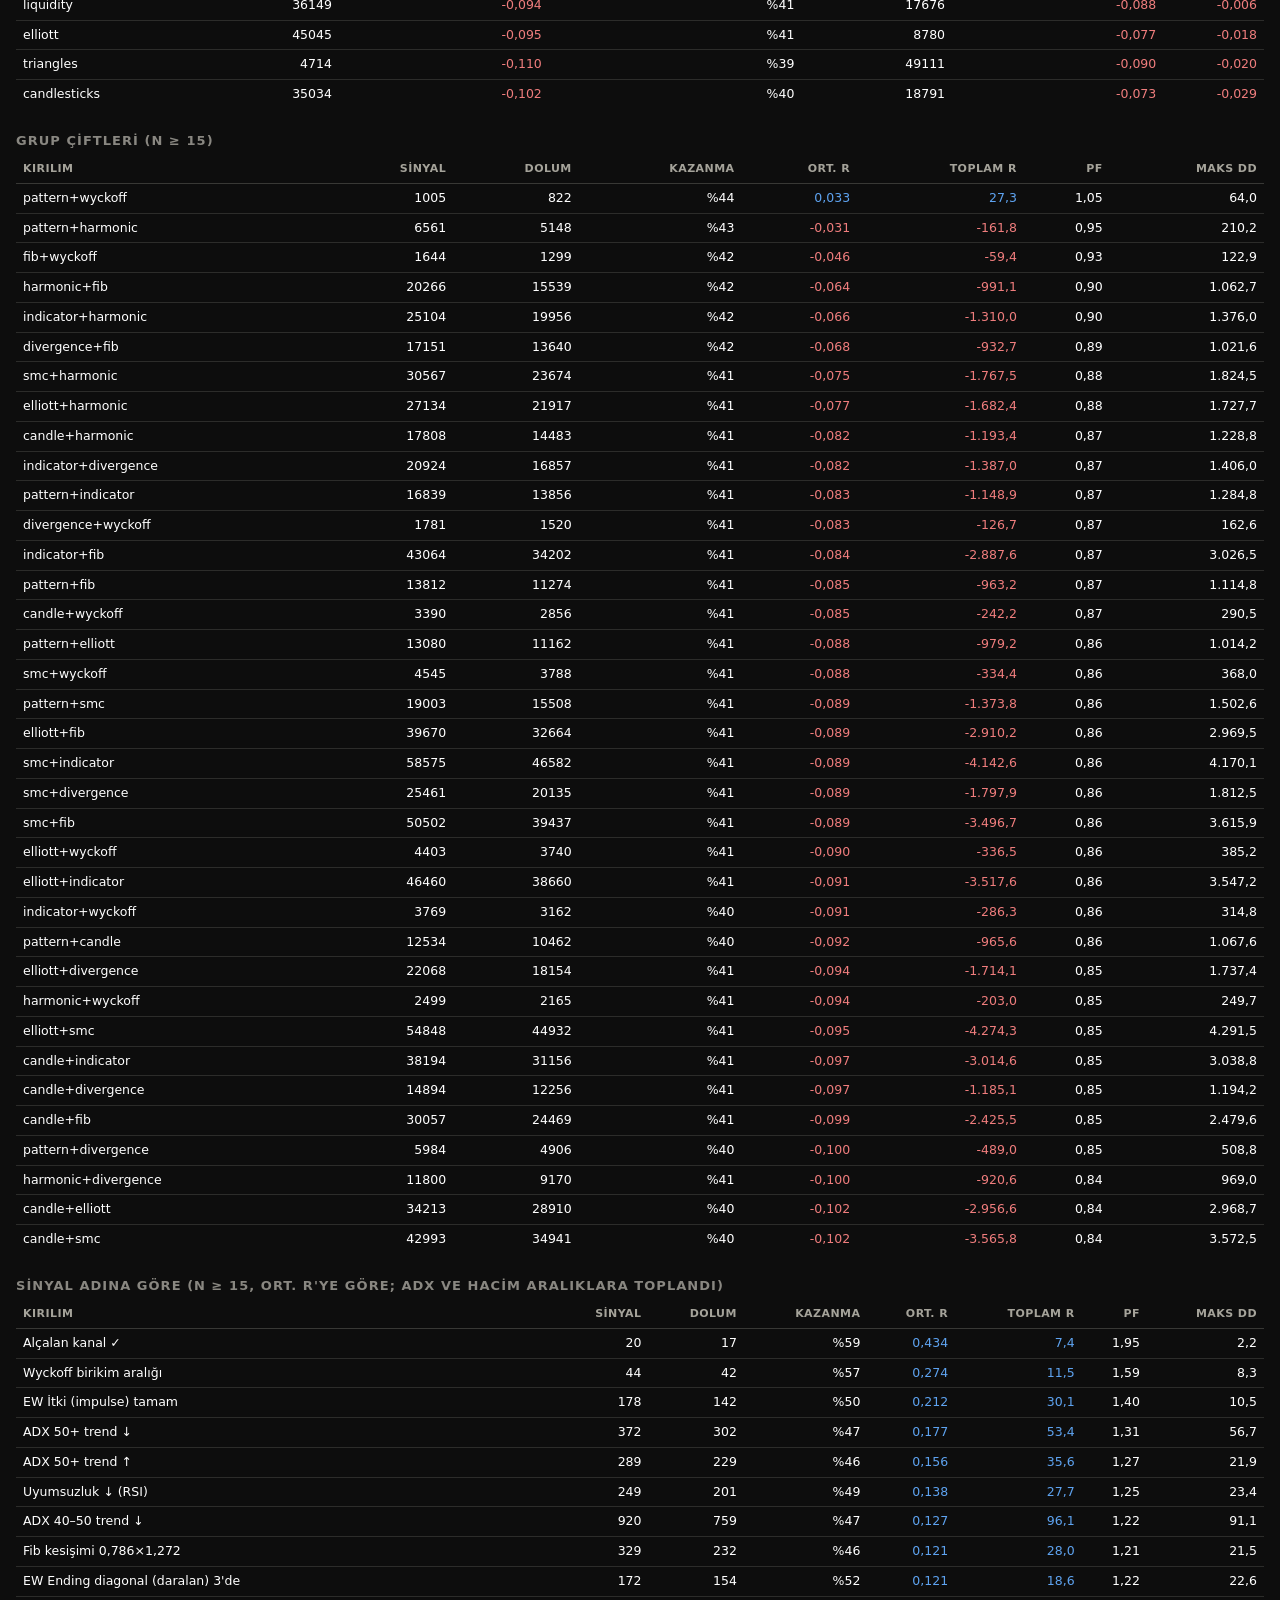
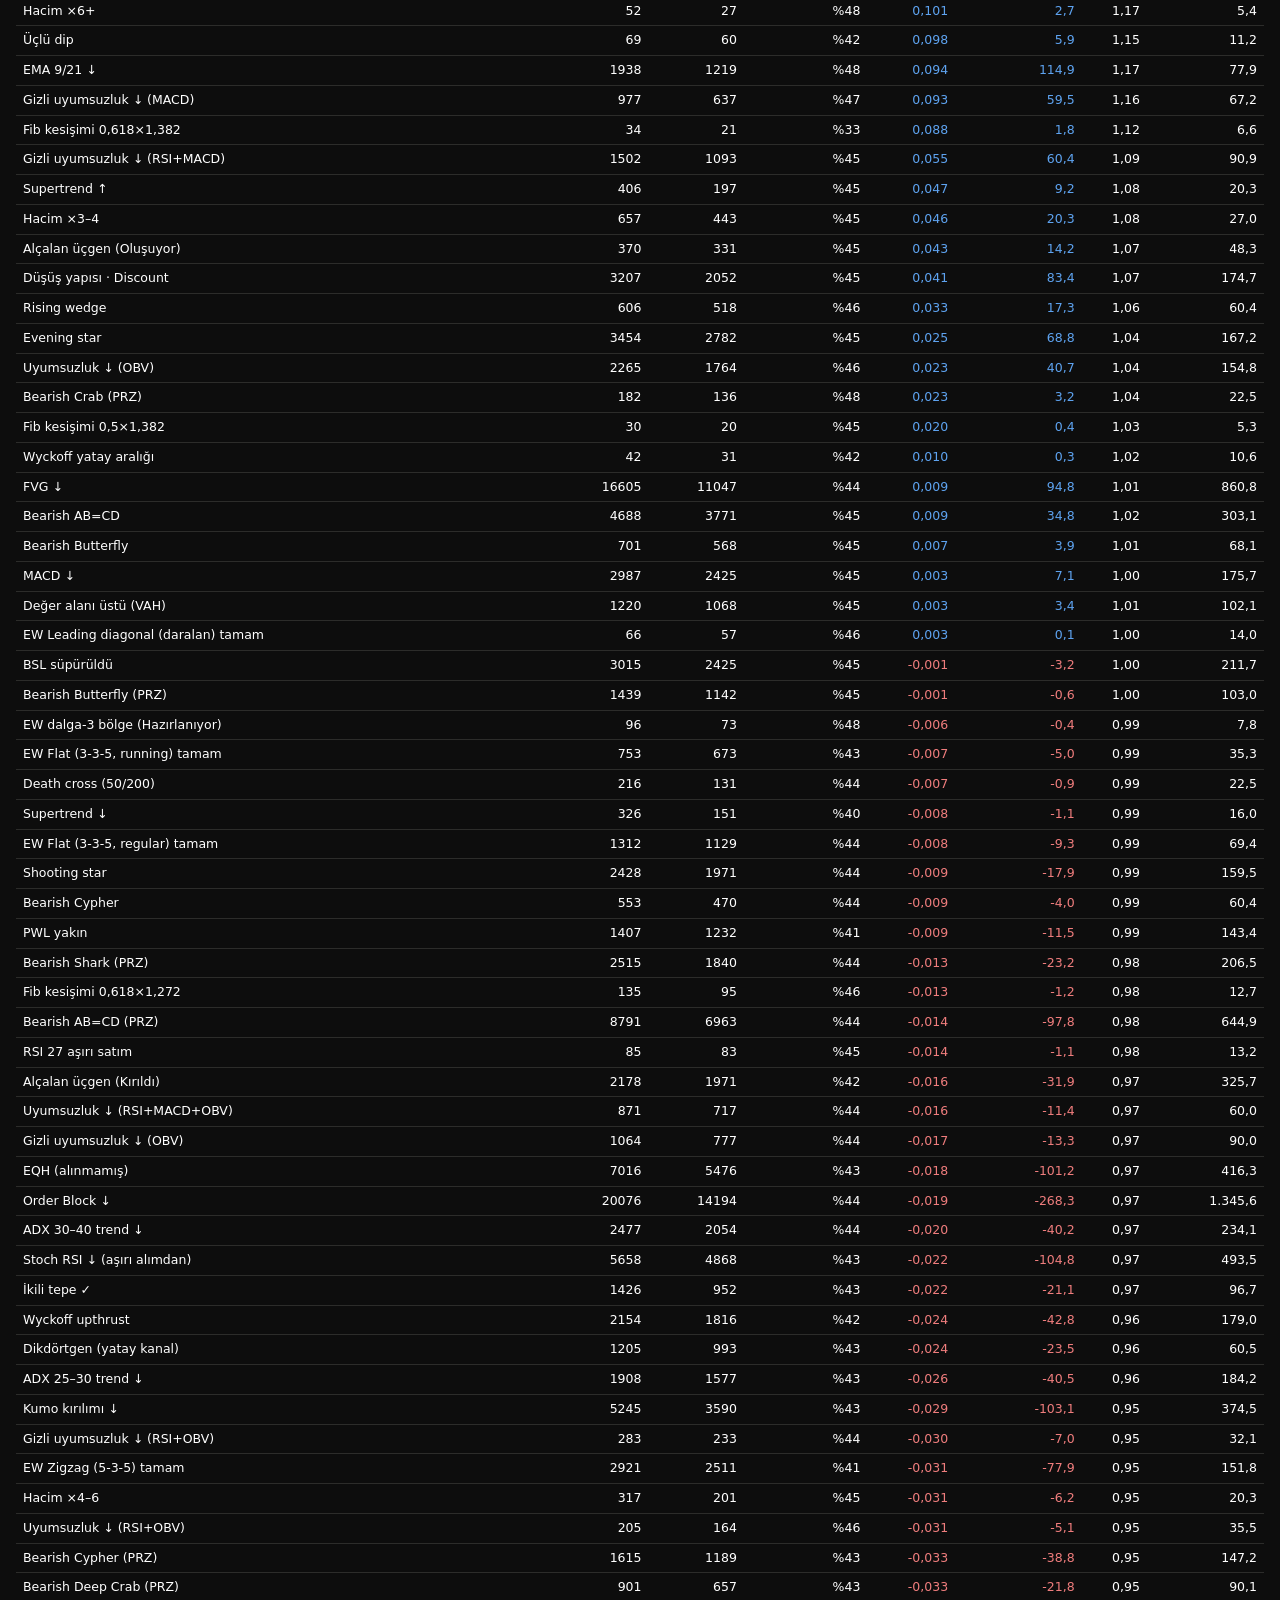
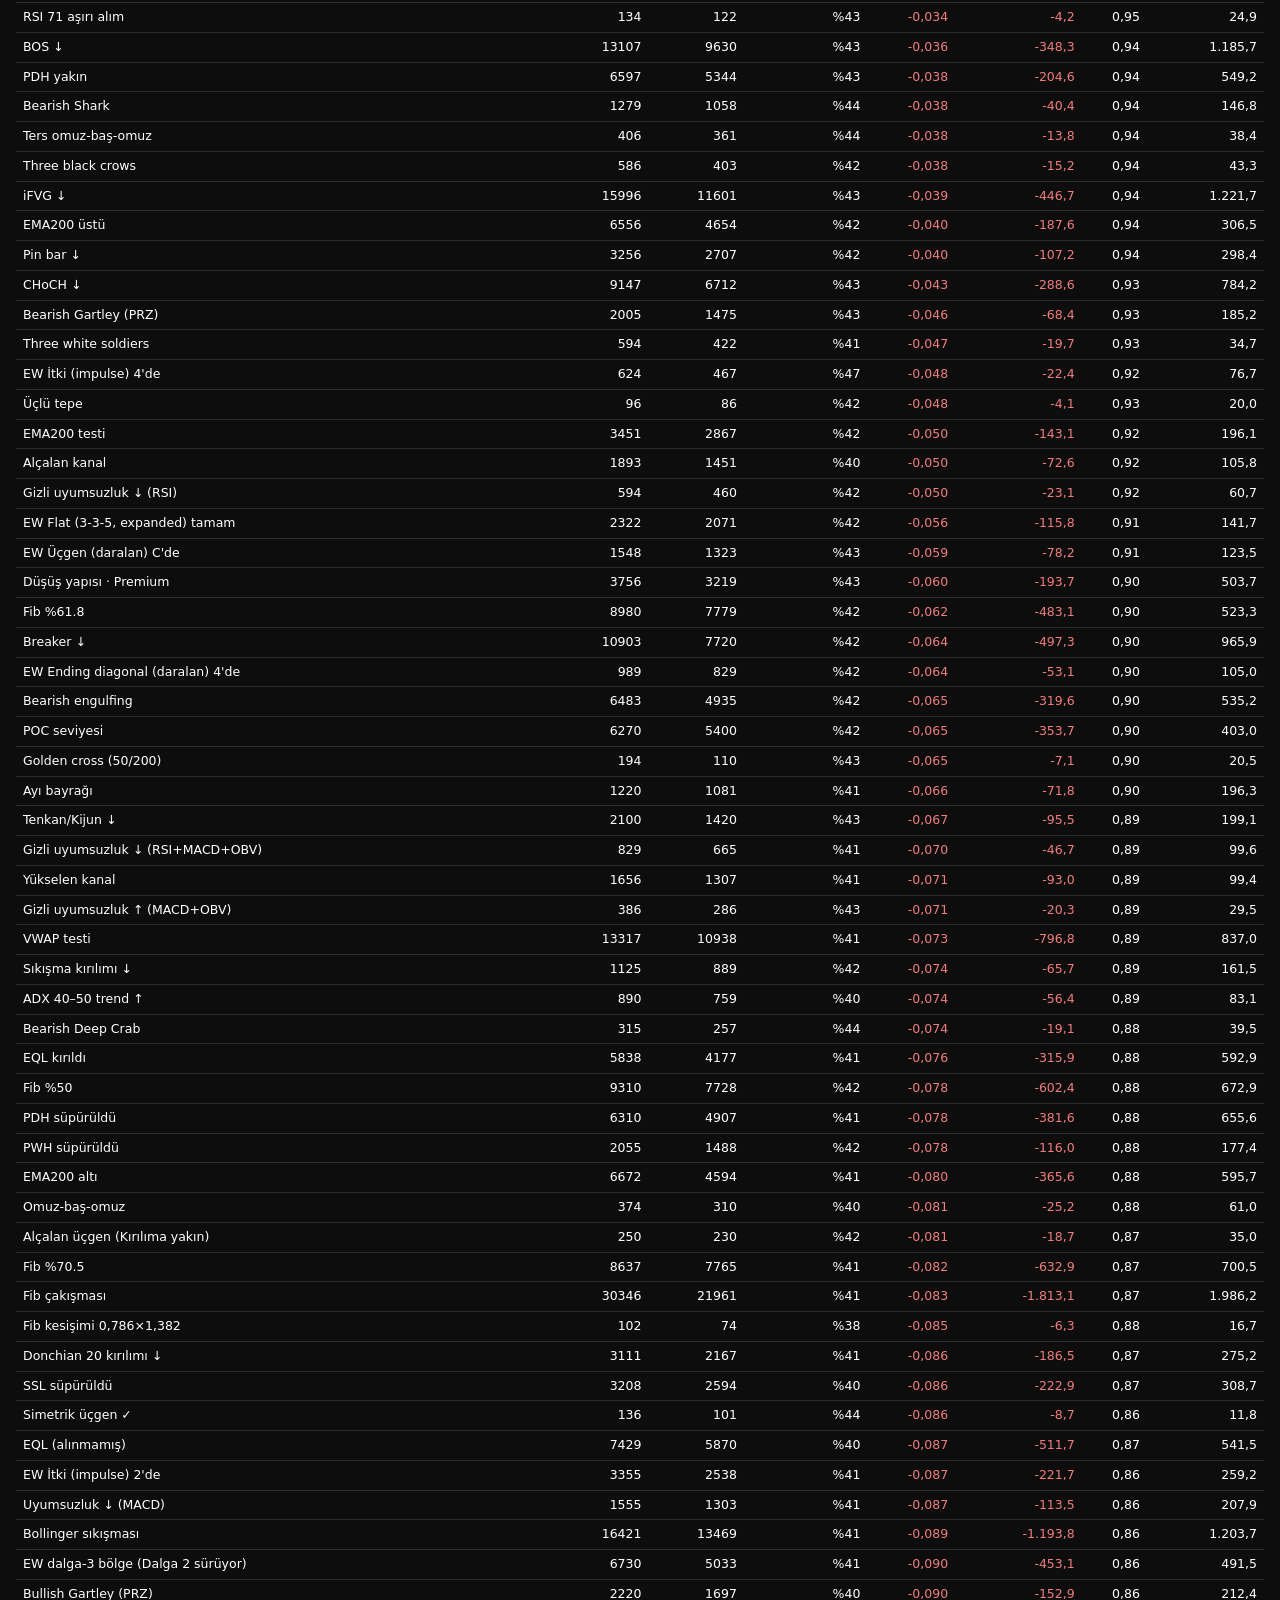
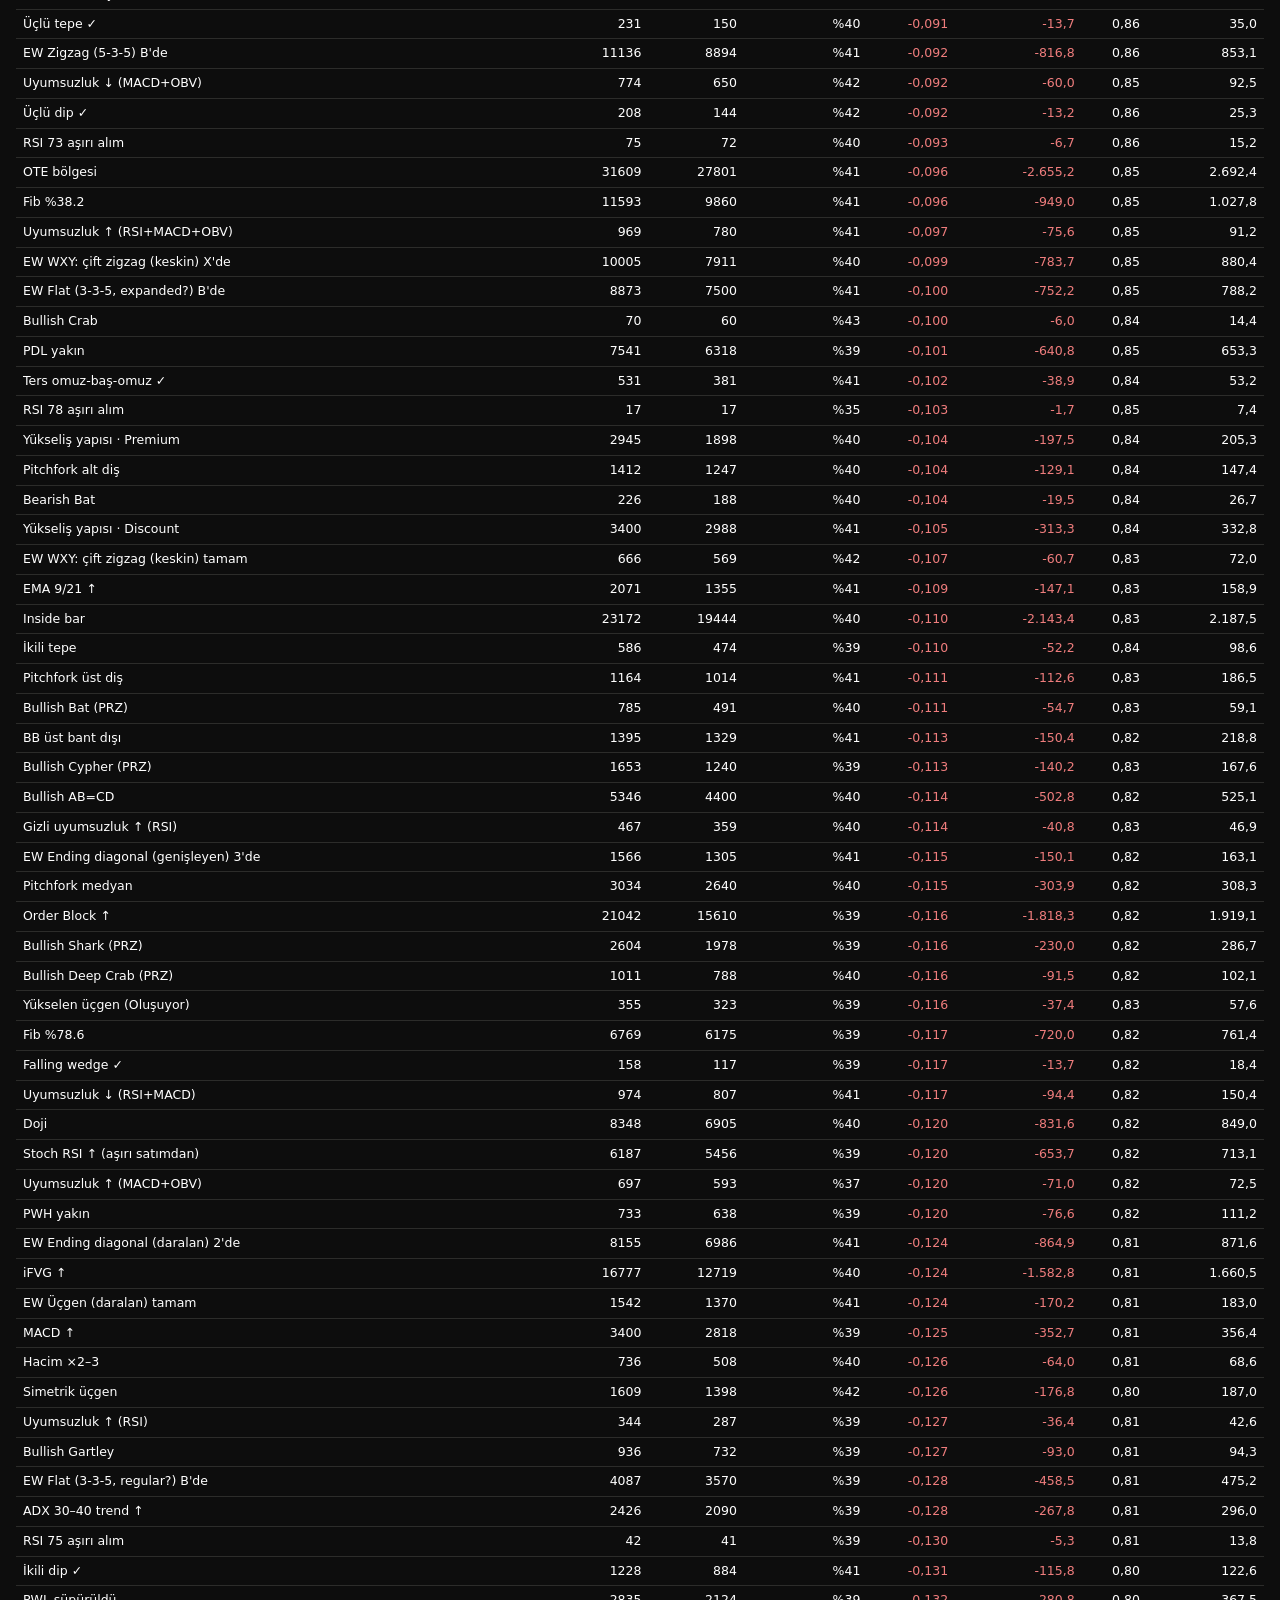
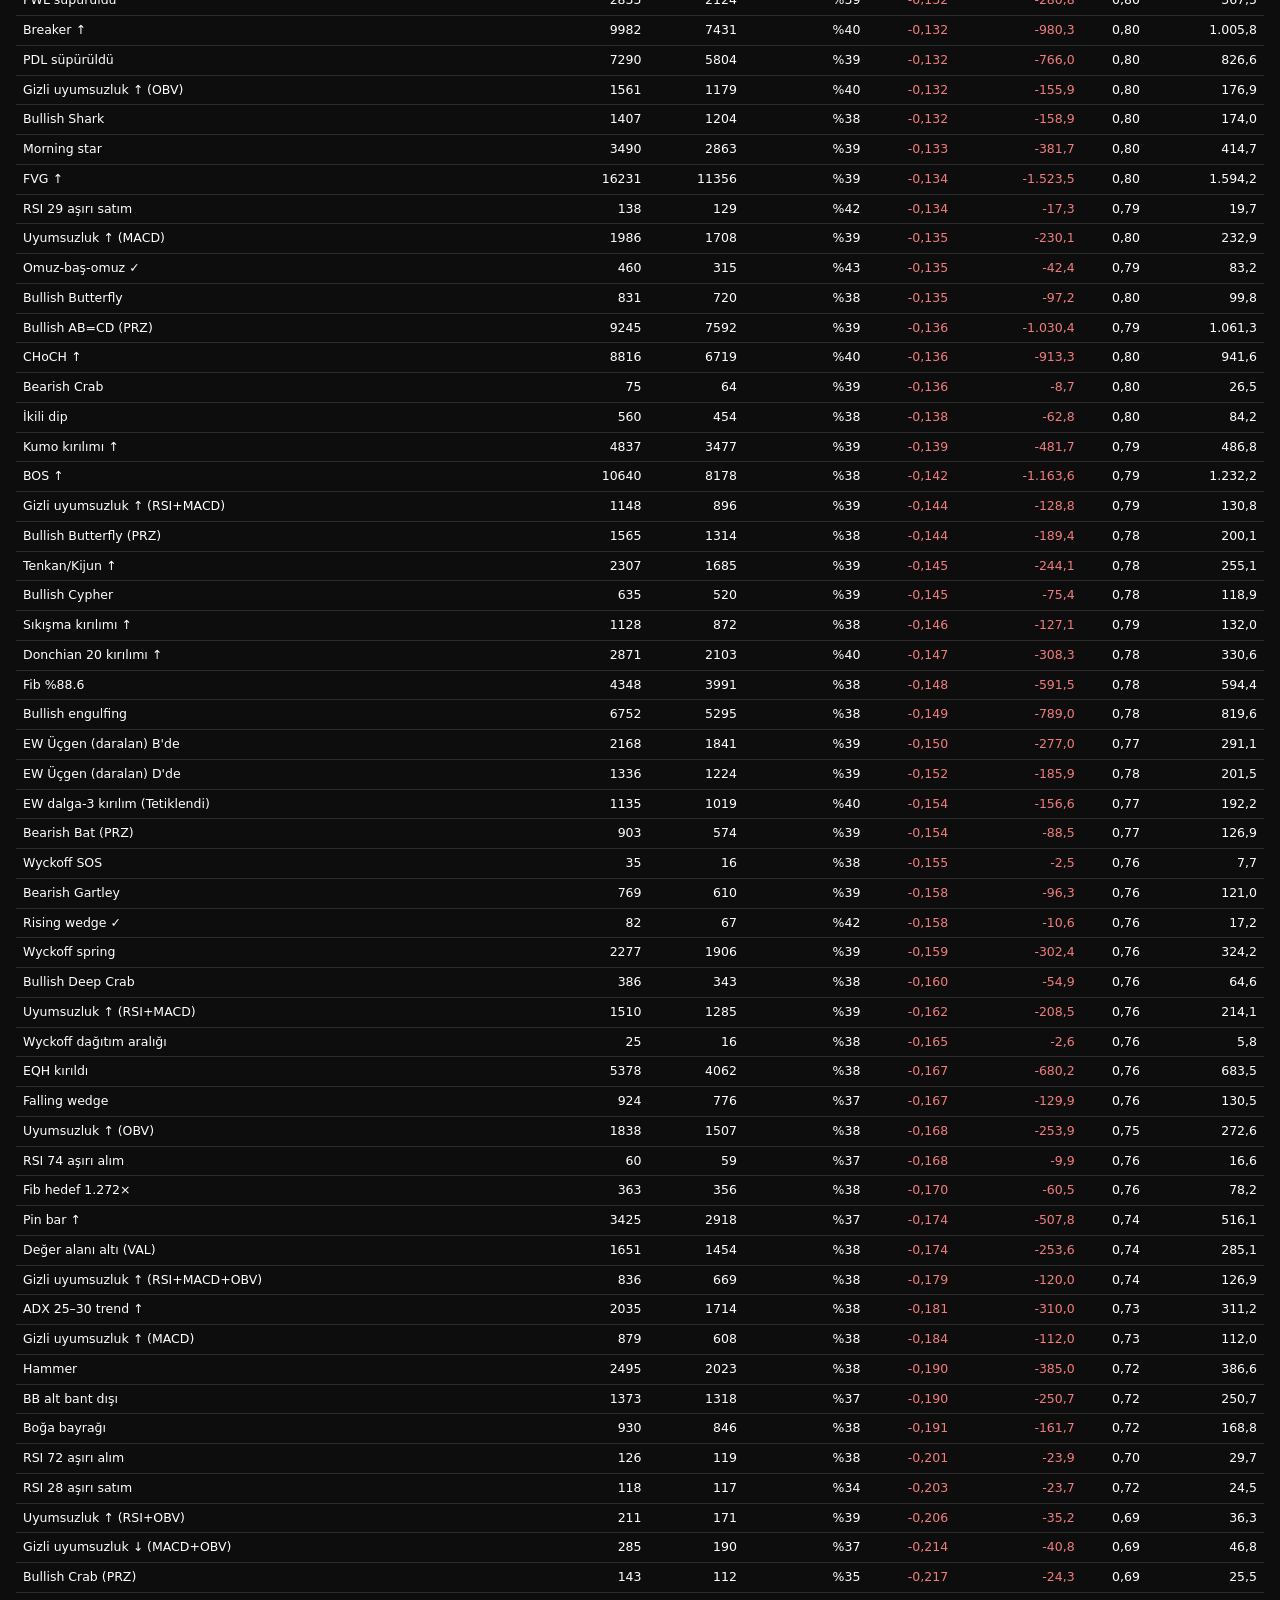
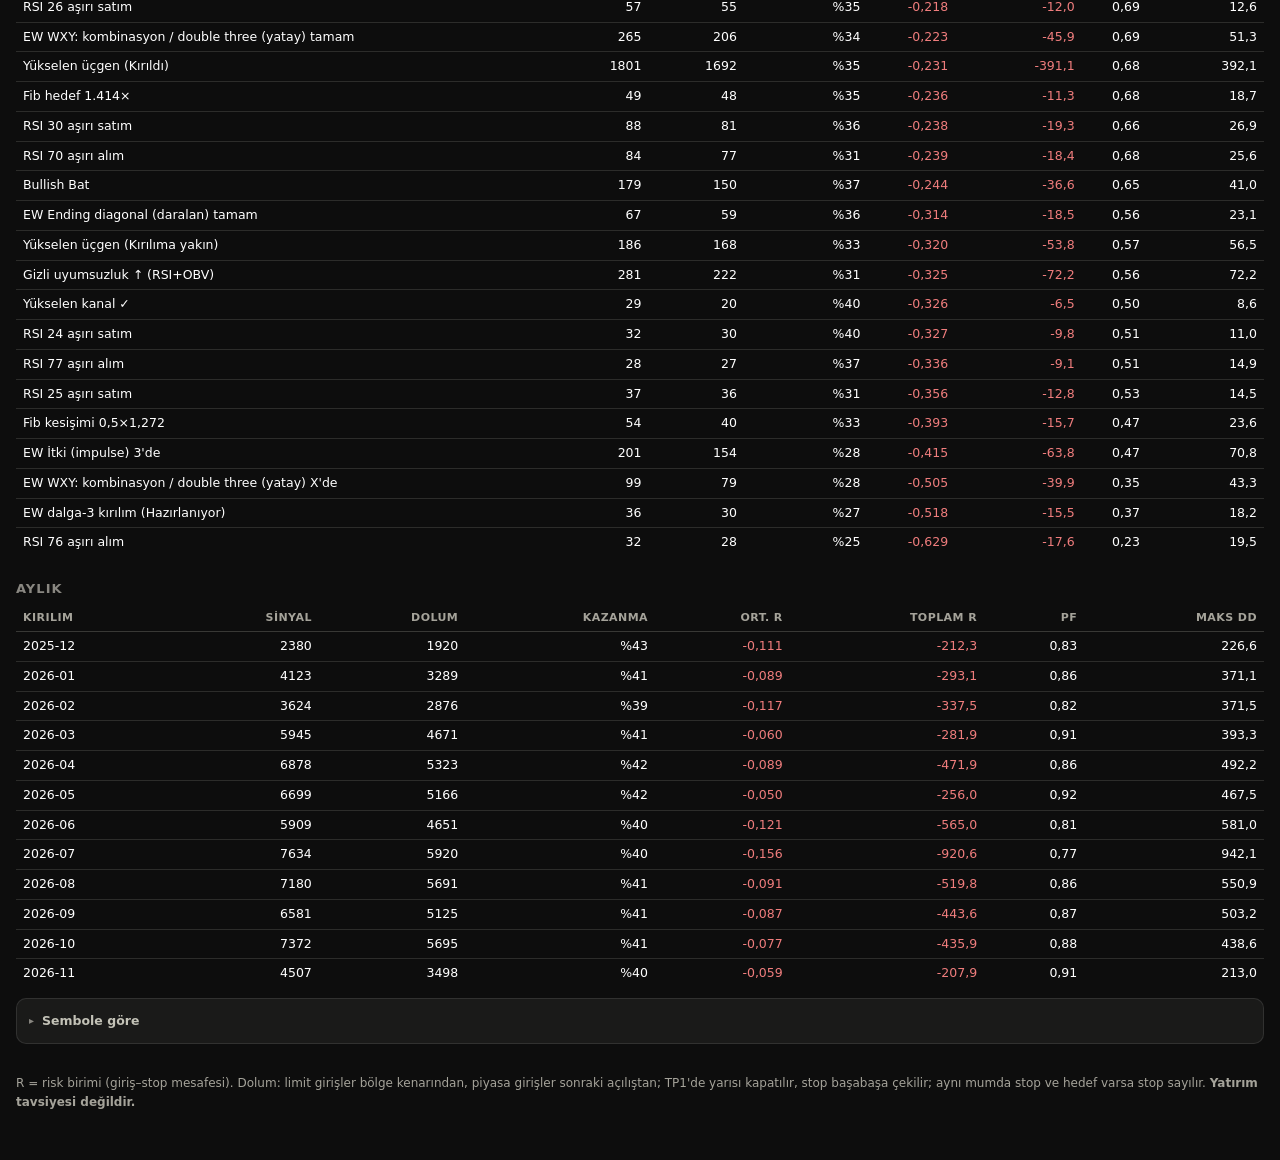
<file: backtest.html>
<!doctype html>
<html lang="tr">
<head>
<meta charset="utf-8">
<meta name="viewport" content="width=device-width, initial-scale=1, viewport-fit=cover">
<meta name="color-scheme" content="dark">
<title>Backtest raporu</title>
<meta name="description" content="Kural motorunun walk-forward backtest sonuçları: kazanma oranı, ortalama R, kırılımlar ve Claude örneklemi.">
<link rel="icon" href="data:,">
<link rel="stylesheet" href="src/ui/styles.css?v=1">
<style>
  .tiles { display: grid; gap: 10px; grid-template-columns: repeat(2, minmax(0, 1fr)); }
  @media (min-width: 760px) { .tiles { grid-template-columns: repeat(4, minmax(0, 1fr)); } }
  .stat .v.pos { color: #4cc24c; } .stat .v.neg { color: #ef7d7d; }
  table.grid { border-collapse: collapse; width: 100%; font-size: 12.5px; }
  table.grid th, table.grid td { padding: 5px 7px; text-align: right; white-space: nowrap; font-variant-numeric: tabular-nums; border-top: 1px solid var(--grid); }
  table.grid th { color: var(--ink-dim); font-weight: 600; font-size: 11px; text-transform: uppercase; letter-spacing: .04em; border-bottom: 1px solid var(--axis); border-top: 0; }
  table.grid th:first-child, table.grid td:first-child { text-align: left; white-space: normal; }
  .tablewrap { overflow-x: auto; -webkit-overflow-scrolling: touch; }
  .pos { color: #5ea3f0; } .neg { color: #ef7d7d; }
  svg.curve { width: 100%; height: 220px; display: block; background: var(--surface-2); border-radius: 8px; }
  section { margin-top: 22px; }
</style>
</head>
<body>
<div class="wrap">
  <header class="top">
    <div><h1>Backtest raporu</h1><p class="sub" id="sub">Kural motoru, walk-forward; her adımda yalnızca geçmiş mumlar görülür.</p></div>
    <nav class="nav"><a href="index.html">← Tarayıcı</a><a href="sweep.html">Tarama</a><a href="lab.html">Laboratuvar</a><a href="signals.html">Sinyaller</a><a href="agent.html">Ajan</a></nav>
  </header>
  <div id="banner" class="banner" hidden></div>
  <div id="root"><p class="empty">Yükleniyor…</p></div>
  <footer>R = risk birimi (giriş–stop mesafesi). Dolum: limit girişler bölge kenarından, piyasa girişler sonraki açılıştan; TP1'de yarısı kapatılır, stop başabaşa çekilir; aynı mumda stop ve hedef varsa stop sayılır. <strong>Yatırım tavsiyesi değildir.</strong></footer>
</div>
<script type="module">
import { mergeByName } from './backtest/names.js';
const $ = (s) => document.querySelector(s);
const fmt = (x, d = 2) => (Number.isFinite(x) ? x.toLocaleString('tr-TR', { minimumFractionDigits: d, maximumFractionDigits: d }) : (x === Infinity ? '∞' : '–'));
const pct = (x) => `%${fmt(x * 100, 0)}`;
const dt = (ms) => (ms ? new Date(ms).toLocaleDateString('tr-TR') : '–');
const cls = (x) => (x > 0 ? 'pos' : x < 0 ? 'neg' : '');
const esc = (s) => String(s).replace(/[&<>]/g, (c) => ({ '&': '&amp;', '<': '&lt;', '>': '&gt;' }[c]));

function statTiles(s) {
  const t = [['Sinyal', s.signals, 0], ['Dolum', `${s.n} (${pct(s.fillRate)})`], ['Kazanma', pct(s.winRate)], ['Ort. R', fmt(s.avgR, 3), cls(s.avgR)], ['Toplam R', fmt(s.totalR, 1), cls(s.totalR)], ['Kâr faktörü', fmt(s.profitFactor)], ['Maks. düşüş', `${fmt(s.maxDD, 1)}R`], ['Ort. MFE', `${fmt(s.avgMfe)}R`]];
  return `<div class="tiles">${t.map(([k, v, c]) => `<div class="stat"><div class="k">${k}</div><div class="v ${c || ''}">${v}</div></div>`).join('')}</div>`;
}
const row = (name, s) => `<tr><td>${esc(name)}</td><td>${s.signals}</td><td>${s.n}</td><td>${pct(s.winRate)}</td><td class="${cls(s.avgR)}">${fmt(s.avgR, 3)}</td><td class="${cls(s.totalR)}">${fmt(s.totalR, 1)}</td><td>${fmt(s.profitFactor)}</td><td>${fmt(s.maxDD, 1)}</td></tr>`;
const head = '<thead><tr><th>Kırılım</th><th>Sinyal</th><th>Dolum</th><th>Kazanma</th><th>Ort. R</th><th>Toplam R</th><th>PF</th><th>Maks DD</th></tr></thead>';
const table = (obj, sortBy = null) => {
  let e = Object.entries(obj);
  if (sortBy) e = e.sort((a, b) => b[1][sortBy] - a[1][sortBy]);
  return `<div class="tablewrap"><table class="grid">${head}<tbody>${e.map(([k, s]) => row(k, s)).join('')}</tbody></table></div>`;
};
const presence = (obj) => `<div class="tablewrap"><table class="grid"><thead><tr><th>Yapı grubu</th><th>Varken n</th><th>Varken ort. R</th><th>Varken kazanma</th><th>Yokken n</th><th>Yokken ort. R</th><th>Fark</th></tr></thead><tbody>${Object.entries(obj).sort((a, b) => (b[1].with.avgR - b[1].without.avgR) - (a[1].with.avgR - a[1].without.avgR)).map(([k, v]) => `<tr><td>${esc(k)}</td><td>${v.with.n}</td><td class="${cls(v.with.avgR)}">${fmt(v.with.avgR, 3)}</td><td>${pct(v.with.winRate)}</td><td>${v.without.n}</td><td class="${cls(v.without.avgR)}">${fmt(v.without.avgR, 3)}</td><td class="${cls(v.with.avgR - v.without.avgR)}">${fmt(v.with.avgR - v.without.avgR, 3)}</td></tr>`).join('')}</tbody></table></div>`;
function curveSvg(curve, split) {
  if (!curve?.length) return '';
  const W = 800, H = 220, P = 28;
  const xs = curve.map((c) => c[0]), ys = curve.map((c) => c[1]);
  const x0 = Math.min(...xs), x1 = Math.max(...xs), y0 = Math.min(0, ...ys), y1 = Math.max(0, ...ys);
  const X = (x) => P + ((x - x0) / ((x1 - x0) || 1)) * (W - 2 * P), Y = (y) => H - P - ((y - y0) / ((y1 - y0) || 1)) * (H - 2 * P);
  const d = curve.map((c, i) => `${i ? 'L' : 'M'}${X(c[0]).toFixed(1)},${Y(c[1]).toFixed(1)}`).join(' ');
  const sx = split ? X(split) : null;
  return `<svg class="curve" viewBox="0 0 ${W} ${H}" role="img" aria-label="Özsermaye eğrisi (R)">
    <line x1="${P}" x2="${W - P}" y1="${Y(0)}" y2="${Y(0)}" stroke="#383835"/>
    ${sx ? `<line x1="${sx}" x2="${sx}" y1="${P}" y2="${H - P}" stroke="#898781" stroke-dasharray="4 4"/><text x="${sx + 4}" y="${P + 10}" fill="#a5a39a" font-size="10">doğrulama</text>` : ''}
    <path d="${d}" fill="none" stroke="#3987e5" stroke-width="2"/>
    <text x="${P}" y="${Y(y1) - 4}" fill="#a5a39a" font-size="10">${fmt(y1, 0)}R</text><text x="${P}" y="${Y(y0) + 12}" fill="#a5a39a" font-size="10">${fmt(y0, 0)}R</text>
  </svg>`;
}
async function main() {
  const src = new URLSearchParams(location.search).get('src') || 'docs/backtest/results.json';
  let r;
  try { const res = await fetch(src, { cache: 'no-store' }); if (!res.ok) throw new Error(`HTTP ${res.status}`); r = await res.json(); }
  catch (err) { $('#root').innerHTML = `<p class="empty">Henüz rapor yok (${esc(err.message)}). Actions → <b>backtest</b> workflow'unu çalıştırınca <code>docs/backtest/results.json</code> oluşur.</p>`; return; }
  const m = r.meta;
  $('#sub').textContent = `${m.coins?.length || '?'} coin × ${m.tfs?.join(', ')} · ${dt(m.from)} – ${dt(m.to)} · komisyon %${m.fee}/taraf, kayma %${m.slip} · min puan ${m.minScore}, min R:R ${m.minRR} · ${dt(m.generatedAt)}`;
  let claude = null, learn = null;
  try { const cs = await fetch('docs/backtest/claude-sample.json', { cache: 'no-store' }); if (cs.ok) claude = (await cs.json()).summary; } catch { /* yok */ }
  try { const ls = await fetch('docs/backtest/learn.json', { cache: 'no-store' }); if (ls.ok) learn = await ls.json(); } catch { /* yok */ }
  const learnHtml = !learn || learn.meta?.error ? '' : `<section><h2>Öğrenilen puan (lojistik regresyon)</h2>
    <p class="note">${esc(learn.verdict)} Eğitim ${learn.meta.nTrain}, doğrulama ${learn.meta.nValid} işlem; ${learn.coef.length} özellik. Desil 1 = modelin en güvendiği %10.</p>
    <div class="tablewrap"><table class="grid"><thead><tr><th>Desil (doğrulama)</th><th>Olasılık</th><th>n</th><th>Kazanma</th><th>Ort. R</th><th>Toplam R</th><th>PF</th></tr></thead><tbody>${learn.validDeciles.map((d) => `<tr><td>${d.decile}</td><td>${fmt(d.pMin, 3)}–${fmt(d.pMax, 3)}</td><td>${d.n}</td><td>${pct(d.winRate)}</td><td class="${cls(d.avgR)}">${fmt(d.avgR, 3)}</td><td class="${cls(d.totalR)}">${fmt(d.totalR, 1)}</td><td>${fmt(d.profitFactor)}</td></tr>`).join('')}</tbody></table></div>
    <h2 style="margin-top:12px">Eğitim desilleri (karşılaştırma)</h2>
    <div class="tablewrap"><table class="grid"><thead><tr><th>Desil (eğitim)</th><th>n</th><th>Kazanma</th><th>Ort. R</th><th>PF</th></tr></thead><tbody>${learn.trainDeciles.map((d) => `<tr><td>${d.decile}</td><td>${d.n}</td><td>${pct(d.winRate)}</td><td class="${cls(d.avgR)}">${fmt(d.avgR, 3)}</td><td>${fmt(d.profitFactor)}</td></tr>`).join('')}</tbody></table></div>
    <h2 style="margin-top:12px">Katsayılar (pozitif = kazanma olasılığını artırır)</h2>
    <div class="tablewrap"><table class="grid"><thead><tr><th>Özellik</th><th>Ağırlık</th></tr></thead><tbody>${learn.coef.map((c) => `<tr><td>${esc(c.feature)}</td><td class="${cls(c.weight)}">${fmt(c.weight, 3)}</td></tr>`).join('')}</tbody></table></div></section>`;
  $('#root').innerHTML = `
    <section><h2>Genel</h2>${statTiles(r.overall)}</section>
    <section><h2>Özsermaye (R, işlem sırasıyla)</h2>${curveSvg(r.curve, m.split)}</section>
    <section><h2>Eğitim / doğrulama (zaman: ilk 2/3 – son 1/3)</h2>${table({ 'Eğitim (ilk 2/3)': r.inSample, 'Doğrulama (son 1/3)': r.outOfSample })}</section>
    ${claude ? `<section><h2>Claude örneklemi (${claude.n} plan)</h2><p class="note">Kural motorunun ürettiği rastgele planlar Claude'a yorumlatıldı; karar gruplarının gerçek sonucu. "take" grubunun ort. R'si "skip"ten belirgin yüksekse beyin değer katıyor demektir.</p>${table({ ...Object.fromEntries(Object.entries(claude.byDecision).map(([k, v]) => [`karar: ${k}`, v])), ...Object.fromEntries(Object.entries(claude.byConf).map(([k, v]) => [`güven: ${k}`, v])) })}<p class="note">Token: ${fmt(claude.usage?.input, 0)} giriş + ${fmt(claude.usage?.output, 0)} çıkış.</p></section>` : ''}
    ${learnHtml}
    <section><h2>Zaman dilimi</h2>${table(r.byTf)}</section>
    <section><h2>Yön ve giriş tipi</h2>${table({ ...r.byDirection, ...r.byEntry })}</section>
    ${r.byApproach ? `<section><h2>Bölgeye yaklaşma hızı (düşen bıçak) — doğrulama dilimi</h2>${table(r.byApproach.valid)}</section>` : ''}
    ${r.bySession ? `<section><h2>Seans (giriş saati) — doğrulama dilimi</h2>${table({ ...r.bySession.valid, ...r.byWeekpart.valid })}</section>` : ''}
    <section><h2>Puan aralığı</h2>${table(r.byScore)}</section>
    <section><h2>Yapı grubu kümede varken / yokken</h2><p class="note">Pozitif fark: o grup kümedeyken sonuçlar daha iyi. Ağırlık ayarı için ana tablo.</p>${presence(r.byGroup)}</section>
    <section><h2>Detektör varken / yokken</h2>${presence(r.byDetector)}</section>
    <section><h2>Grup çiftleri (n ≥ 15)</h2>${table(r.byGroupPair, 'avgR')}</section>
    <section><h2>Sinyal adına göre (n ≥ 15, ort. R'ye göre; ADX ve hacim aralıklara toplandı)</h2>${table(mergeByName(r.byName))}</section>
    <section><h2>Aylık</h2>${table(r.byMonth)}</section>
    <details class="panel"><summary>Sembole göre</summary><div class="panel-body">${table(r.bySymbol, 'totalR')}</div></details>
  `;
}
main();
</script>
</body>
</html>
</file>
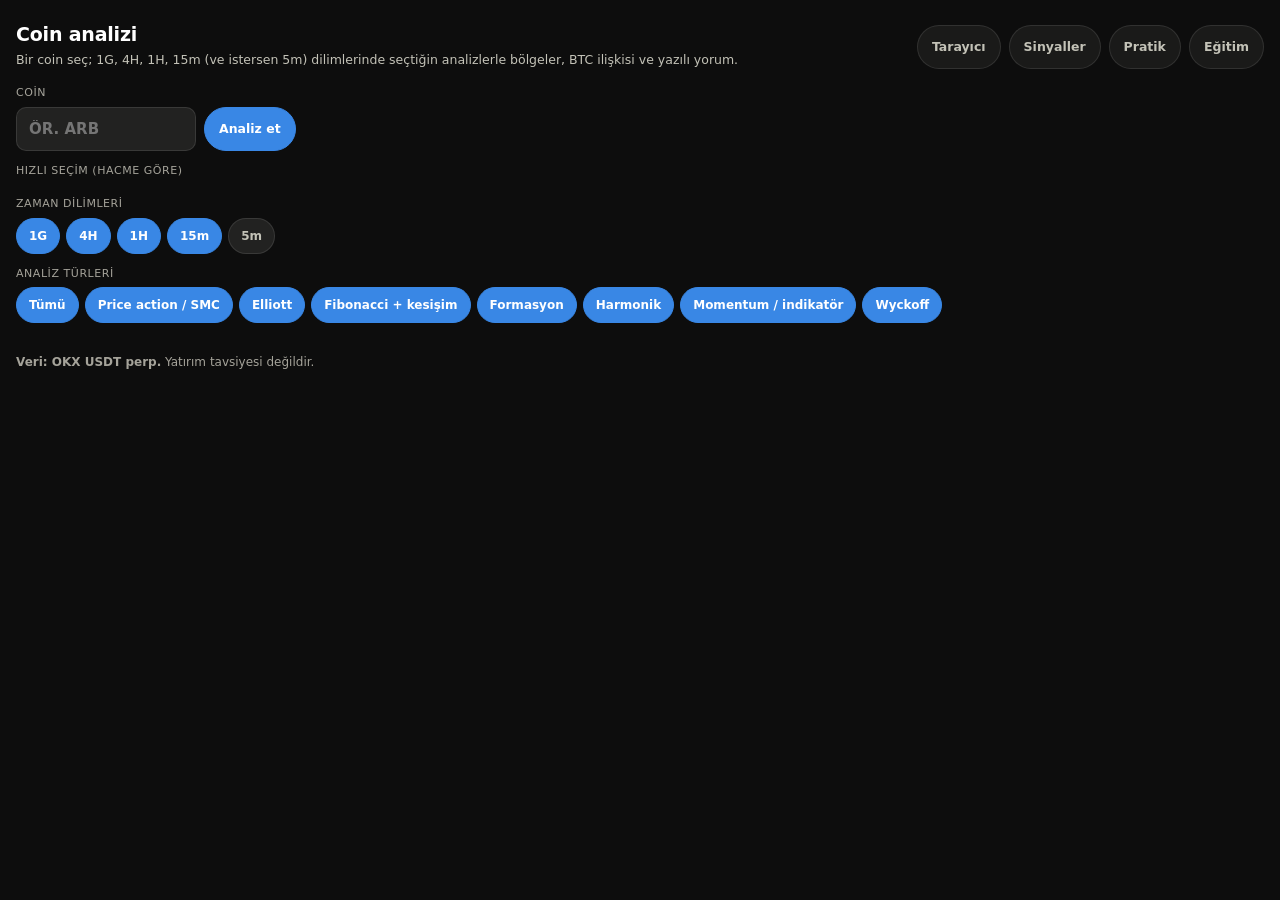
<file: coin.html>
<!doctype html>
<html lang="tr">
<head>
<meta charset="utf-8">
<meta name="viewport" content="width=device-width, initial-scale=1, viewport-fit=cover">
<meta name="color-scheme" content="dark">
<title>Coin analizi</title>
<meta name="description" content="Tek coin teknik analizi: 1D/4H/1H/15m, seçilebilir analiz aileleri (PA/SMC, Elliott, Fibonacci, formasyon, harmonik, momentum, Wyckoff), BTC ilişkisi ve yazılı yorum.">
<link rel="icon" href="data:,">
<link rel="stylesheet" href="src/ui/styles.css?v=1">
<style>
  .ctl { display: grid; gap: 12px; margin-top: 6px; }
  .coinrow { display: flex; flex-wrap: wrap; gap: 8px; align-items: flex-end; }
  .coinrow input { min-height: var(--touch); width: 180px; padding: 0 12px; border-radius: 10px; border: 1px solid var(--hair); background: var(--surface-2); color: var(--ink); font: 600 15px var(--font); text-transform: uppercase; }
  .lbl { color: var(--ink-dim); font-size: 11px; text-transform: uppercase; letter-spacing: 0.05em; margin-bottom: 5px; }
  .head { display: flex; flex-wrap: wrap; gap: 6px 14px; align-items: baseline; margin: 16px 0 4px; }
  .head h2 { font-size: 22px; margin: 0; }
  .head .px { font-size: 18px; font-weight: 600; font-variant-numeric: tabular-nums; }
  .headline { color: var(--ink-2); font-size: 13.5px; margin: 0 0 10px; }
  .tablewrap { overflow-x: auto; border: 1px solid var(--hair); border-radius: 8px; }
  table.grid { border-collapse: collapse; width: 100%; font-size: 12.5px; }
  table.grid th, table.grid td { padding: 7px 9px; text-align: left; white-space: nowrap; border-top: 1px solid var(--grid); vertical-align: top; font-variant-numeric: tabular-nums; }
  table.grid th { color: var(--ink-dim); font-weight: 600; font-size: 11px; text-transform: uppercase; letter-spacing: .04em; border-top: 0; background: var(--surface); }
  .up { color: #4cc24c; } .down { color: #ef7d7d; } .flat { color: var(--ink-dim); }
  .tfbar { display: flex; flex-wrap: wrap; gap: 8px; align-items: center; margin: 14px 0 8px; }
  .cl { border: 1px solid var(--hair); border-radius: 8px; padding: 9px 11px; margin-top: 8px; background: var(--surface); }
  .cl .t { display: flex; flex-wrap: wrap; gap: 6px 10px; align-items: baseline; font-size: 13px; }
  .cl .t b { font-size: 13.5px; }
  .dir { font-size: 10.5px; font-weight: 700; padding: 2px 7px; border-radius: 4px; }
  .dir.long { background: rgba(57,135,229,.18); color: #5ea3f0; } .dir.short { background: rgba(217,89,38,.18); color: #f0813f; }
  .comment { border: 1px solid var(--hair); border-radius: var(--radius); background: var(--surface); padding: 12px 14px; margin-top: 16px; }
  .comment h3 { margin: 0 0 8px; font-size: 15px; }
  .comment ul { margin: 0; padding-left: 18px; display: grid; gap: 7px; color: var(--ink-2); font-size: 13.5px; line-height: 1.5; }
  .verdict { margin: 12px 0 4px; padding: 10px 12px; border-radius: 8px; border: 1px solid var(--hair); font-size: 13.5px; line-height: 1.5; }
  .verdict.long { border-color: rgba(57,135,229,.6); } .verdict.short { border-color: rgba(217,89,38,.6); } .verdict.wait { border-color: var(--axis); }
  .cl { cursor: pointer; } .cl.on { border-color: var(--long); box-shadow: inset 3px 0 0 var(--long); }
  .legend { display: flex; flex-wrap: wrap; gap: 6px 12px; margin: 8px 2px 0; font-size: 12px; color: var(--ink-2); }
  .legend .lg { display: inline-flex; align-items: center; gap: 6px; } .legend .lg i { width: 10px; height: 3px; border-radius: 2px; display: inline-block; }
  .legend .lg b { font-variant-numeric: tabular-nums; } .legend .lg.key { color: var(--ink); }
  .legend .lg.faint { opacity: .6; } .layers-lbl { color: var(--ink-dim); font-size: 11px; text-transform: uppercase; letter-spacing: .05em; margin-left: 6px; }
  #layers .chip[disabled] { opacity: .4; cursor: default; }
  .hint { color: var(--ink-dim); font-size: 12px; margin: 10px 2px 0; }
  .allsig { display: inline-flex; gap: 6px; align-items: center; color: var(--ink-2); font-size: 12.5px; }
</style>
</head>
<body>
<div class="wrap">
  <header class="top">
    <div><h1>Coin analizi</h1><p class="sub">Bir coin seç; 1G, 4H, 1H, 15m (ve istersen 5m) dilimlerinde seçtiğin analizlerle bölgeler, BTC ilişkisi ve yazılı yorum.</p></div>
    <nav class="nav"><a href="index.html">Tarayıcı</a><a href="signals.html">Sinyaller</a><a href="pratik.html">Pratik</a><a href="egitim.html">Eğitim</a></nav>
  </header>

  <section class="ctl" aria-label="Analiz ayarları">
    <div>
      <div class="lbl">Coin</div>
      <div class="coinrow">
        <input id="coin" list="coins" placeholder="ör. ARB" autocomplete="off" autocapitalize="characters" spellcheck="false" aria-label="Coin sembolü">
        <datalist id="coins"></datalist>
        <button class="btn primary" id="go">Analiz et</button>
      </div>
    </div>
    <div><div class="lbl">Hızlı seçim (hacme göre)</div><div class="chips" id="quick"></div></div>
    <div><div class="lbl">Zaman dilimleri</div><div class="chips" id="tfs"></div></div>
    <div><div class="lbl">Analiz türleri</div><div class="chips" id="fams"></div></div>
  </section>

  <div id="banner" class="banner" hidden></div>

  <section id="out" hidden>
    <div class="head"><h2 id="h-coin"></h2><span class="px" id="h-px"></span><span id="h-chg"></span></div>
    <p class="headline" id="headline"></p>
    <div class="tablewrap"><table class="grid" id="tftable"></table></div>
    <div class="tfbar"><div class="chips" id="tftabs"></div><label class="allsig"><input type="checkbox" id="allsig"> tüm sinyaller</label><span class="layers-lbl">Katmanlar</span><div class="chips" id="layers" role="group" aria-label="Katmanlar"></div></div>
    <div class="chart" id="chart"></div>
    <div class="legend" id="legend"></div>
    <p class="hint">Grafikte seçili küme çizili. Başka bir kümeyi görmek için aşağıdaki kartına dokun; yakınlaştırmak için grafikte iki parmakla aç ya da fare tekerini kullan.</p>
    <div id="clusters"></div>
    <div class="comment">
      <h3>Yorum</h3>
      <ul id="bullets"></ul>
      <p class="verdict" id="verdict"></p>
      <p class="note">Yorum kurallara dayalıdır ve seçtiğin analiz türlerine göre değişir. Mekanik kurallar backtestte tek başına kenar vermedi; bölge = bakılacak yer, sinyal değil. Yatırım tavsiyesi değildir.</p>
    </div>
  </section>
  <footer><strong>Veri: OKX USDT perp.</strong> Yatırım tavsiyesi değildir.</footer>
</div>
<script src="lib/lightweight-charts.standalone.production.js"></script>
<script type="module" src="src/ui/coin.js?v=4"></script>
</body>
</html>
</file>
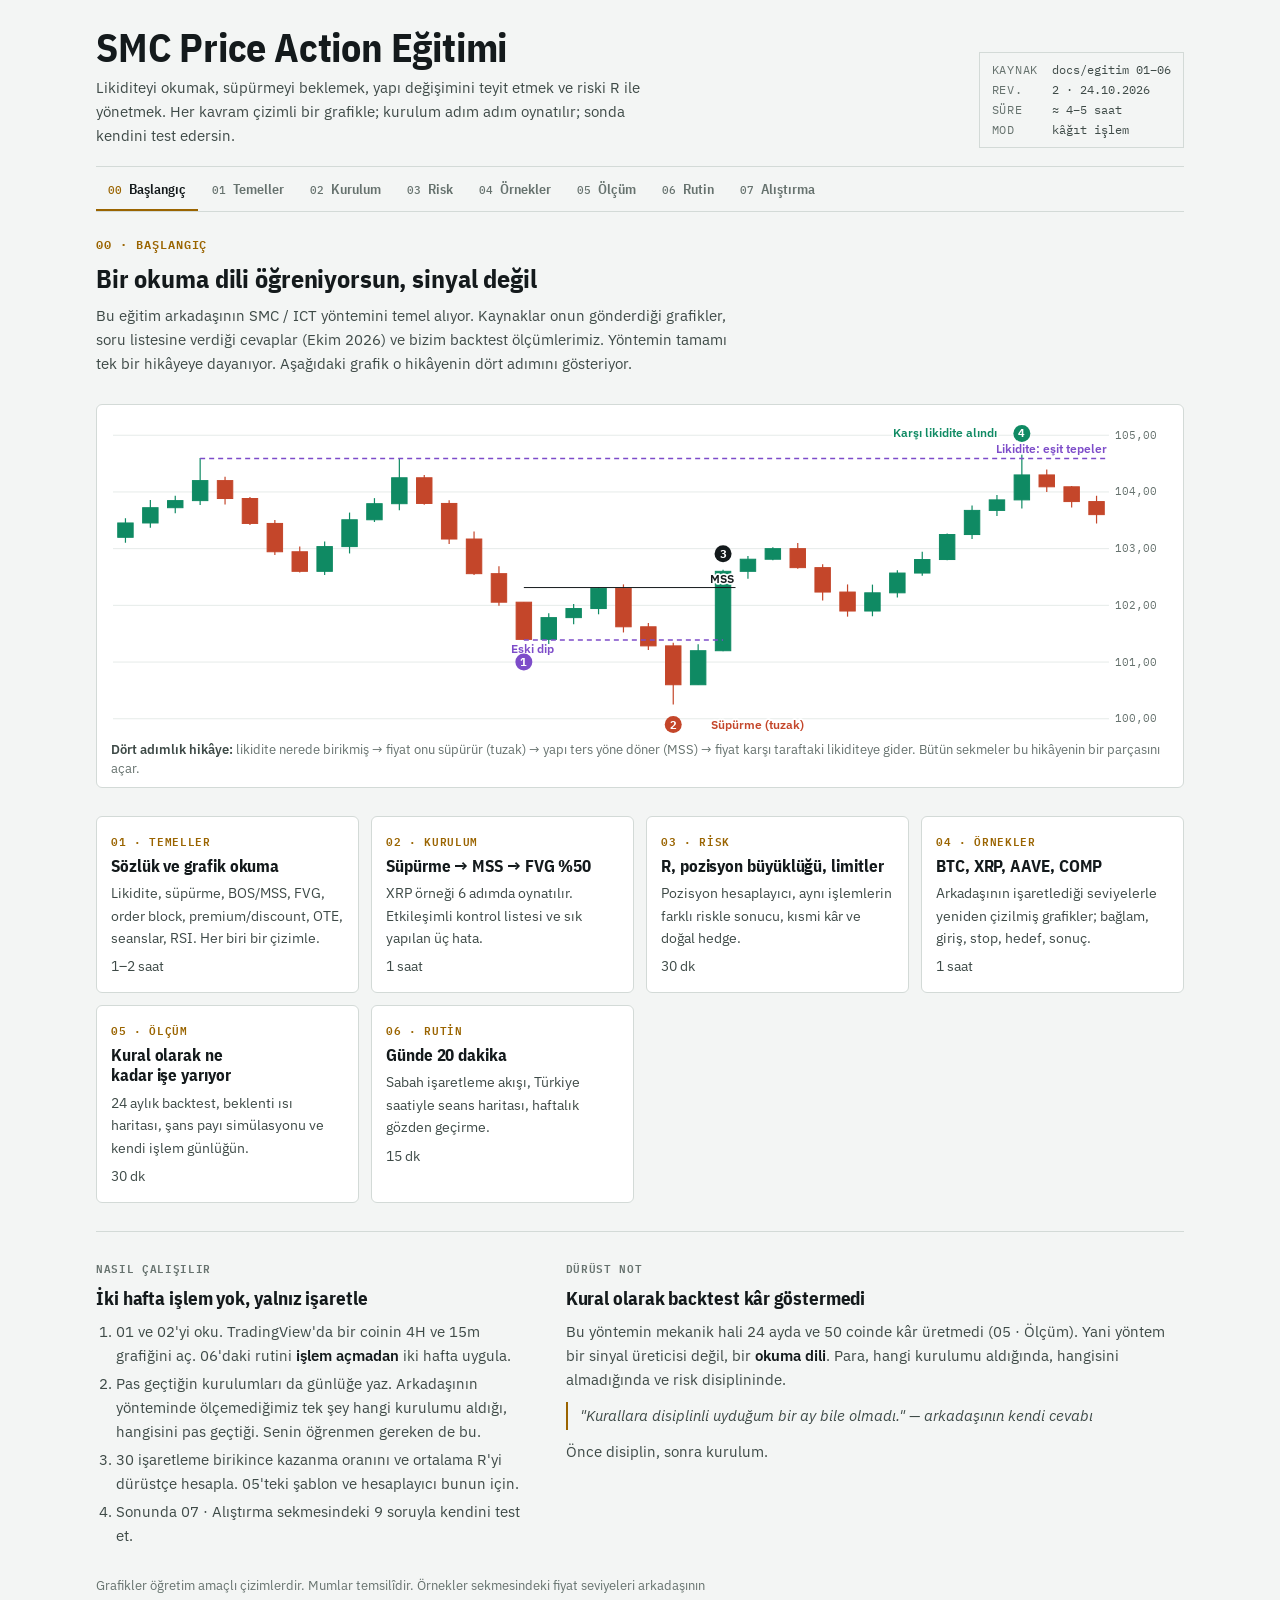
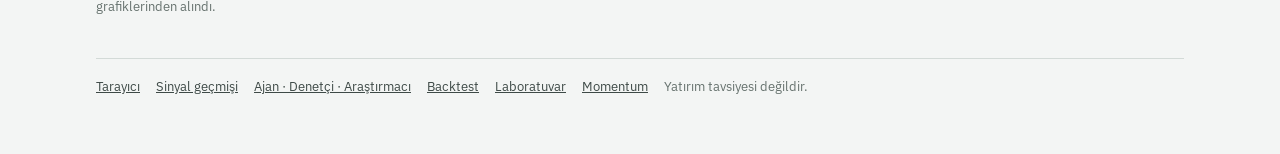
<file: egitim.html>
<!doctype html>
<html lang="tr">
<head>
<meta charset="utf-8">
<meta name="viewport" content="width=device-width, initial-scale=1, viewport-fit=cover">
<!--skeleton-end-->
<title>SMC Price Action Eğitimi</title>
<meta name="claude:viewport-fit-sides" content="cover">
<meta name="description" content="Likidite, süpürme, MSS, FVG, order block, OTE; kurulum, risk, örnekler, ölçüm ve rutin. Her kavram çizimli grafik ve alıştırmayla.">
<link rel="preconnect" href="https://fonts.googleapis.com">
<link rel="stylesheet" href="https://fonts.googleapis.com/css2?family=IBM+Plex+Mono:wght@400;500;600&family=IBM+Plex+Sans+Condensed:wght@500;600;700&family=IBM+Plex+Sans:ital,wght@0,400;0,500;0,600;1,400&display=swap">
<style>
/* Düzen: mühendislik defteri. Üstte antet bloğu, yapışkan sekme şeridi; her kavram = metin + çizimli grafik ikilisi. */
:root {
  --bg: #0e1214; --panel: #151b1e; --panel-2: #1b2327; --ink: #e7ecea; --ink-2: #b4bdb8; --ink-3: #85908b;
  --line: #2a3438; --grid: #1f282b;
  --up: #2bb38a; --down: #e0613f; --accent: #e8b04a; --liq: #b88cf2; --ob: #5aa2ea; --fvg: #e8b04a;
  --sans: "IBM Plex Sans", system-ui, -apple-system, "Segoe UI", sans-serif;
  --cond: "IBM Plex Sans Condensed", "Arial Narrow", system-ui, sans-serif;
  --mono: "IBM Plex Mono", ui-monospace, "SFMono-Regular", Menlo, monospace;
  color-scheme: dark;
}
@media (prefers-color-scheme: light) { :root:not([data-theme="dark"]) {
  --bg: #f3f5f4; --panel: #ffffff; --panel-2: #eef1f0; --ink: #141a1c; --ink-2: #3e4a47; --ink-3: #66726e;
  --line: #d3dad7; --grid: #e6ebe9;
  --up: #0f8a63; --down: #c4462a; --accent: #9a6400; --liq: #7d4cc9; --ob: #2a6fb8; --fvg: #a86d00; color-scheme: light; } }
:root[data-theme="light"] {
  --bg: #f3f5f4; --panel: #ffffff; --panel-2: #eef1f0; --ink: #141a1c; --ink-2: #3e4a47; --ink-3: #66726e;
  --line: #d3dad7; --grid: #e6ebe9;
  --up: #0f8a63; --down: #c4462a; --accent: #9a6400; --liq: #7d4cc9; --ob: #2a6fb8; --fvg: #a86d00; color-scheme: light; }

* { box-sizing: border-box; }
html, body { background: var(--bg); }
body { margin: 0; color: var(--ink); font: 15px/1.6 var(--sans); }
.page { max-width: 1120px; margin: 0 auto; padding-block: 0 56px;
  padding-left: max(16px, env(safe-area-inset-left, 0px)); padding-right: max(16px, env(safe-area-inset-right, 0px)); }
a { color: var(--ink-2); }
h1, h2, h3 { font-family: var(--cond); text-wrap: balance; letter-spacing: -0.005em; margin: 0; }
h2 { font-size: 26px; line-height: 1.15; }
h3 { font-size: 19px; line-height: 1.25; }
p { margin: 0; }
.mono, .num { font-family: var(--mono); font-variant-numeric: tabular-nums; }
b, strong { font-weight: 600; color: var(--ink); }
.dim { color: var(--ink-3); }

/* Antet */
.titleblock { display: grid; grid-template-columns: minmax(0, 1fr) auto; gap: 8px 24px; align-items: end; padding: 26px 0 18px; border-bottom: 1px solid var(--line); }
.titleblock h1 { font-size: clamp(28px, 5vw, 40px); line-height: 1.05; }
.titleblock .lead { color: var(--ink-2); margin-top: 8px; max-width: 64ch; }
.meta { display: grid; grid-template-columns: auto auto; gap: 2px 14px; font: 12px/1.5 var(--mono); color: var(--ink-3); border: 1px solid var(--line); padding: 8px 12px; }
.meta span:nth-child(odd) { text-transform: uppercase; letter-spacing: .06em; }
.meta span:nth-child(even) { color: var(--ink-2); }
@media (max-width: 640px) { .titleblock { grid-template-columns: 1fr; } }

/* Sekmeler */
body::before { content: ""; position: fixed; inset: 0 0 auto; height: env(safe-area-inset-top, 0px); z-index: 10; background: var(--bg); }
.tabs { position: sticky; top: env(safe-area-inset-top, 0px); z-index: 5; background: var(--bg); border-bottom: 1px solid var(--line); margin: 0 0 22px; }
.tabs-in { display: flex; gap: 2px; overflow-x: auto; scrollbar-width: none; }
.tabs-in::-webkit-scrollbar { display: none; }
.tab { flex: 0 0 auto; appearance: none; border: 0; background: none; color: var(--ink-3); font: 600 14px var(--cond); padding: 13px 12px 11px; cursor: pointer; border-bottom: 2px solid transparent; display: flex; gap: 7px; align-items: baseline; min-height: 44px; }
.tab .n { font: 500 11px var(--mono); color: var(--ink-3); }
.tab:hover { color: var(--ink); }
.tab[aria-selected="true"] { color: var(--ink); border-bottom-color: var(--accent); }
.tab[aria-selected="true"] .n { color: var(--accent); }
.tab:focus-visible, button:focus-visible, input:focus-visible { outline: 2px solid var(--accent); outline-offset: 2px; }

/* Bölümler */
.panel > * + * { margin-top: 28px; }
.intro { display: grid; gap: 10px; max-width: 72ch; }
.intro .eyebrow { font: 600 12px var(--mono); letter-spacing: .08em; text-transform: uppercase; color: var(--accent); }
.intro p { color: var(--ink-2); }
.concept { display: grid; grid-template-columns: minmax(0, 5fr) minmax(0, 7fr); gap: 18px 28px; padding-top: 26px; border-top: 1px solid var(--line); }
.concept.wide { grid-template-columns: minmax(0, 1fr); }
@media (max-width: 880px) { .concept { grid-template-columns: minmax(0, 1fr); } }
.concept .txt { display: grid; gap: 10px; align-content: start; min-width: 0; }
.concept .txt p, .concept .txt li { color: var(--ink-2); }
.concept .txt ul, .concept .txt ol { margin: 0; padding-left: 20px; display: grid; gap: 4px; }
.tag { font: 600 11px var(--mono); color: var(--ink-3); letter-spacing: .06em; text-transform: uppercase; }
.figs { display: grid; gap: 14px; min-width: 0; }
.figs.two { grid-template-columns: minmax(0, 1fr) minmax(0, 1fr); }
@media (max-width: 700px) { .figs.two { grid-template-columns: minmax(0, 1fr); } }
figure { margin: 0; background: var(--panel); border: 1px solid var(--line); border-radius: 6px; padding: 10px 10px 8px; min-width: 0; }
figcaption { font-size: 13px; color: var(--ink-3); padding: 6px 4px 0; line-height: 1.45; }
figcaption b { color: var(--ink-2); }
.ch { width: 100%; min-height: 120px; }
.ch svg { display: block; width: 100%; height: auto; }
.ours { font-size: 13px; color: var(--ink-3); border-left: 2px solid var(--line); padding-left: 10px; }
.ours code { font-family: var(--mono); font-size: 12px; color: var(--ink-2); }
.quote { font-style: italic; color: var(--ink); border-left: 2px solid var(--accent); padding: 2px 0 2px 12px; max-width: 70ch; }

/* SVG grafik */
.ch .gl { stroke: var(--grid); stroke-width: 1; }
.ch .ax { fill: var(--ink-3); font: 10.5px var(--mono); }
.ch .wk { stroke-width: 1.2; }
.ch .up { fill: var(--up); stroke: var(--up); }
.ch .dn { fill: var(--down); stroke: var(--down); }
.ch .ghost { opacity: .18; }
.k-liq { --c: var(--liq); } .k-fvg { --c: var(--fvg); } .k-ob { --c: var(--ob); } .k-up { --c: var(--up); } .k-dn { --c: var(--down); }
.k-ink { --c: var(--ink); } .k-mut { --c: var(--ink-3); } .k-acc { --c: var(--accent); }
.ch .ln { stroke: var(--c); stroke-width: 1.4; fill: none; }
.ch .ln.d { stroke-dasharray: 5 4; }
.ch .ln.thin { stroke-width: 1; }
.ch .zf { fill: var(--c); fill-opacity: .13; stroke: var(--c); stroke-opacity: .55; stroke-width: 1; }
.ch .zf.soft { fill-opacity: .06; stroke-opacity: 0; }
.ch .tx { fill: var(--c); font: 600 11.5px var(--sans); paint-order: stroke; stroke: var(--panel); stroke-width: 3.5px; stroke-linejoin: round; }
.ch .tx.s { font-size: 10.5px; font-weight: 500; }
.ch .dot { fill: var(--panel); stroke: var(--c); stroke-width: 2; }
.ch .badge { fill: var(--c); }
.ch .badge-t { fill: var(--panel); font: 700 11px var(--mono); }
.ch .tagr { fill: var(--c); }
.ch .tagt { fill: var(--panel); font: 600 10px var(--mono); }
.ch .past { opacity: .55; }
.ch .osc { stroke: var(--ink-2); stroke-width: 1.4; fill: none; }

/* Adım oynatıcı */
.stepper { display: grid; gap: 8px; padding: 10px 4px 2px; }
.stepbar { display: flex; gap: 8px; align-items: center; flex-wrap: wrap; }
.sbtn { appearance: none; border: 1px solid var(--line); background: var(--panel-2); color: var(--ink); font: 600 13px var(--cond); padding: 0 14px; min-height: 40px; border-radius: 5px; cursor: pointer; }
.sbtn:hover { border-color: var(--ink-3); }
.sbtn[disabled] { opacity: .4; cursor: default; }
.dots { display: flex; gap: 6px; }
.dots button { appearance: none; width: 30px; height: 30px; border-radius: 50%; border: 1px solid var(--line); background: none; color: var(--ink-3); font: 600 12px var(--mono); cursor: pointer; padding: 0; }
.dots button[aria-current="true"] { background: var(--accent); color: var(--panel); border-color: var(--accent); }
.dots button.done { color: var(--ink); border-color: var(--ink-3); }
.stepcap { color: var(--ink-2); font-size: 14.5px; min-height: 3.2em; }
.stepcap b { color: var(--accent); font-family: var(--cond); font-size: 15.5px; }

/* Tablolar, kartlar */
.tw { overflow-x: auto; border: 1px solid var(--line); border-radius: 6px; }
table { border-collapse: collapse; width: 100%; font-size: 13.5px; }
th, td { padding: 8px 10px; text-align: left; border-bottom: 1px solid var(--line); vertical-align: top; }
th { font: 600 11.5px var(--mono); text-transform: uppercase; letter-spacing: .05em; color: var(--ink-3); background: var(--panel); }
td.n, th.n { text-align: right; font-family: var(--mono); font-variant-numeric: tabular-nums; white-space: nowrap; }
tr:last-child td { border-bottom: 0; }
.pos { color: var(--up); } .neg { color: var(--down); }
.cards { display: grid; gap: 12px; grid-template-columns: repeat(auto-fit, minmax(230px, 1fr)); }
.card { background: var(--panel); border: 1px solid var(--line); border-radius: 6px; padding: 14px; display: grid; gap: 6px; align-content: start; }
.card h3 { font-size: 16.5px; }
.card p { color: var(--ink-2); font-size: 14px; }
.card .k { font: 600 11px var(--mono); color: var(--accent); letter-spacing: .06em; }
.facts { display: grid; grid-template-columns: auto minmax(0, 1fr); gap: 3px 14px; font-size: 14px; }
.facts dt { color: var(--ink-3); font: 500 12px var(--mono); text-transform: uppercase; letter-spacing: .04em; padding-top: 2px; }
.facts dd { margin: 0; color: var(--ink-2); }
.facts dd .num { color: var(--ink); }

/* Kontrol listesi */
.check { display: grid; gap: 2px; }
.check label { display: grid; grid-template-columns: 22px minmax(0, 1fr); gap: 10px; align-items: start; padding: 9px 10px; border-radius: 5px; cursor: pointer; color: var(--ink-2); }
.check label:hover { background: var(--panel-2); }
.check input { width: 18px; height: 18px; margin: 3px 0 0; accent-color: var(--up); }
.verdict { font: 600 15px var(--cond); padding: 10px 14px; border-radius: 5px; border: 1px solid var(--line); }
.verdict.ok { color: var(--up); border-color: var(--up); }
.verdict.no { color: var(--down); border-color: var(--down); }

/* Hesaplayıcı */
.calc { display: grid; grid-template-columns: minmax(0, 5fr) minmax(0, 7fr); gap: 20px; background: var(--panel); border: 1px solid var(--line); border-radius: 6px; padding: 16px; }
@media (max-width: 820px) { .calc { grid-template-columns: minmax(0, 1fr); } }
.fields { display: grid; grid-template-columns: repeat(2, minmax(0, 1fr)); gap: 10px; align-content: start; }
.field { display: grid; gap: 4px; }
.field label { font: 500 12px var(--mono); color: var(--ink-3); text-transform: uppercase; letter-spacing: .04em; }
.field input { font: 500 15px var(--mono); color: var(--ink); background: var(--panel-2); border: 1px solid var(--line); border-radius: 4px; padding: 8px 10px; min-height: 42px; width: 100%; }
.field input[type="range"] { padding: 0; accent-color: var(--accent); background: none; border: 0; }
.out { display: grid; grid-template-columns: repeat(auto-fit, minmax(140px, 1fr)); gap: 10px; align-content: start; }
.o { border-top: 1px solid var(--line); padding-top: 6px; }
.o .l { font: 500 11.5px var(--mono); color: var(--ink-3); text-transform: uppercase; letter-spacing: .04em; }
.o .v { font: 600 20px var(--mono); font-variant-numeric: tabular-nums; }
.warn { grid-column: 1 / -1; padding: 9px 12px; border-radius: 5px; font-size: 14px; border: 1px solid var(--line); }
.warn.bad { color: var(--down); border-color: var(--down); }
.warn.good { color: var(--up); border-color: var(--up); }

/* Isı haritası */
.heat td { text-align: center; font: 500 12.5px var(--mono); padding: 7px 4px; border: 1px solid var(--bg); }
.heat th { text-align: center; }
.heat td.mark { outline: 2px solid var(--ink); outline-offset: -2px; }

/* Poster */
.rules { display: grid; gap: 10px; grid-template-columns: repeat(auto-fit, minmax(240px, 1fr)); counter-reset: r; }
.rule { border: 1px solid var(--accent); border-radius: 6px; padding: 16px; display: grid; gap: 6px; counter-increment: r; }
.rule::before { content: "KURAL " counter(r); font: 600 11px var(--mono); color: var(--accent); letter-spacing: .08em; }
.rule p { font: 600 18px/1.3 var(--cond); }

/* Alıştırma */
.quiz { display: grid; gap: 18px; }
.q { background: var(--panel); border: 1px solid var(--line); border-radius: 6px; padding: 14px; display: grid; gap: 10px; }
.q .qh { display: flex; gap: 10px; align-items: baseline; }
.q .qh .k { font: 600 12px var(--mono); color: var(--accent); }
.q .qt { font: 600 16.5px var(--cond); }
.q figure { border: 0; padding: 0; background: none; }
.opts { display: flex; flex-wrap: wrap; gap: 8px; }
.opt { appearance: none; border: 1px solid var(--line); background: var(--panel-2); color: var(--ink); font: 500 14px var(--sans); padding: 8px 14px; min-height: 42px; border-radius: 5px; cursor: pointer; text-align: left; }
.opt:hover { border-color: var(--ink-3); }
.opt.right { border-color: var(--up); color: var(--up); }
.opt.wrong { border-color: var(--down); color: var(--down); }
.fb { font-size: 14px; color: var(--ink-2); border-left: 2px solid var(--line); padding-left: 10px; }
.fb.right { border-color: var(--up); } .fb.wrong { border-color: var(--down); }
.score { position: sticky; bottom: max(12px, env(safe-area-inset-bottom, 0px)); justify-self: end; background: var(--panel-2); border: 1px solid var(--line); border-radius: 20px; padding: 6px 14px; font: 600 13px var(--mono); }

.note { font-size: 13px; color: var(--ink-3); max-width: 80ch; }
.links { display: flex; flex-wrap: wrap; gap: 6px 16px; font-size: 13px; color: var(--ink-3); padding-top: 18px; border-top: 1px solid var(--line); margin-top: 40px; }
@media (prefers-reduced-motion: no-preference) { .ch svg .now { animation: fadein .35s ease-out; } @keyframes fadein { from { opacity: .2; } to { opacity: 1; } } }
</style>
</head>
<body>
<div class="page">

<header class="titleblock">
  <div>
    <h1>SMC Price Action Eğitimi</h1>
    <p class="lead">Likiditeyi okumak, süpürmeyi beklemek, yapı değişimini teyit etmek ve riski R ile yönetmek. Her kavram çizimli bir grafikle; kurulum adım adım oynatılır; sonda kendini test edersin.</p>
  </div>
  <div class="meta" aria-label="Belge bilgisi">
    <span>Kaynak</span><span>docs/egitim 01–06</span>
    <span>Rev.</span><span>2 · 24.10.2026</span>
    <span>Süre</span><span>≈ 4–5 saat</span>
    <span>Mod</span><span>kâğıt işlem</span>
  </div>
</header>

<nav class="tabs" aria-label="Modüller"><div class="tabs-in" role="tablist">
  <button class="tab" role="tab" data-t="baslangic"><span class="n">00</span>Başlangıç</button>
  <button class="tab" role="tab" data-t="temeller"><span class="n">01</span>Temeller</button>
  <button class="tab" role="tab" data-t="kurulum"><span class="n">02</span>Kurulum</button>
  <button class="tab" role="tab" data-t="risk"><span class="n">03</span>Risk</button>
  <button class="tab" role="tab" data-t="ornekler"><span class="n">04</span>Örnekler</button>
  <button class="tab" role="tab" data-t="olcum"><span class="n">05</span>Ölçüm</button>
  <button class="tab" role="tab" data-t="rutin"><span class="n">06</span>Rutin</button>
  <button class="tab" role="tab" data-t="alistirma"><span class="n">07</span>Alıştırma</button>
</div></nav>

<!-- ============ 00 BAŞLANGIÇ ============ -->
<section class="panel" id="p-baslangic" role="tabpanel">
  <div class="intro">
    <span class="eyebrow">00 · Başlangıç</span>
    <h2>Bir okuma dili öğreniyorsun, sinyal değil</h2>
    <p>Bu eğitim arkadaşının SMC / ICT yöntemini temel alıyor. Kaynaklar onun gönderdiği grafikler, soru listesine verdiği cevaplar (Ekim 2026) ve bizim backtest ölçümlerimiz. Yöntemin tamamı tek bir hikâyeye dayanıyor. Aşağıdaki grafik o hikâyenin dört adımını gösteriyor.</p>
  </div>
  <figure><div class="ch" data-chart="story"></div>
    <figcaption><b>Dört adımlık hikâye:</b> likidite nerede birikmiş → fiyat onu süpürür (tuzak) → yapı ters yöne döner (MSS) → fiyat karşı taraftaki likiditeye gider. Bütün sekmeler bu hikâyenin bir parçasını açar.</figcaption></figure>

  <div class="cards">
    <div class="card"><span class="k">01 · TEMELLER</span><h3>Sözlük ve grafik okuma</h3><p>Likidite, süpürme, BOS/MSS, FVG, order block, premium/discount, OTE, seanslar, RSI. Her biri bir çizimle.</p><p class="dim">1–2 saat</p></div>
    <div class="card"><span class="k">02 · KURULUM</span><h3>Süpürme → MSS → FVG %50</h3><p>XRP örneği 6 adımda oynatılır. Etkileşimli kontrol listesi ve sık yapılan üç hata.</p><p class="dim">1 saat</p></div>
    <div class="card"><span class="k">03 · RİSK</span><h3>R, pozisyon büyüklüğü, limitler</h3><p>Pozisyon hesaplayıcı, aynı işlemlerin farklı riskle sonucu, kısmi kâr ve doğal hedge.</p><p class="dim">30 dk</p></div>
    <div class="card"><span class="k">04 · ÖRNEKLER</span><h3>BTC, XRP, AAVE, COMP</h3><p>Arkadaşının işaretlediği seviyelerle yeniden çizilmiş grafikler; bağlam, giriş, stop, hedef, sonuç.</p><p class="dim">1 saat</p></div>
    <div class="card"><span class="k">05 · ÖLÇÜM</span><h3>Kural olarak ne kadar işe yarıyor</h3><p>24 aylık backtest, beklenti ısı haritası, şans payı simülasyonu ve kendi işlem günlüğün.</p><p class="dim">30 dk</p></div>
    <div class="card"><span class="k">06 · RUTİN</span><h3>Günde 20 dakika</h3><p>Sabah işaretleme akışı, Türkiye saatiyle seans haritası, haftalık gözden geçirme.</p><p class="dim">15 dk</p></div>
  </div>

  <div class="concept">
    <div class="txt">
      <span class="tag">Nasıl çalışılır</span>
      <h3>İki hafta işlem yok, yalnız işaretle</h3>
      <ol>
        <li>01 ve 02'yi oku. TradingView'da bir coinin 4H ve 15m grafiğini aç. 06'daki rutini <b>işlem açmadan</b> iki hafta uygula.</li>
        <li>Pas geçtiğin kurulumları da günlüğe yaz. Arkadaşının yönteminde ölçemediğimiz tek şey hangi kurulumu aldığı, hangisini pas geçtiği. Senin öğrenmen gereken de bu.</li>
        <li>30 işaretleme birikince kazanma oranını ve ortalama R'yi dürüstçe hesapla. 05'teki şablon ve hesaplayıcı bunun için.</li>
        <li>Sonunda 07 · Alıştırma sekmesindeki 9 soruyla kendini test et.</li>
      </ol>
    </div>
    <div class="txt">
      <span class="tag">Dürüst not</span>
      <h3>Kural olarak backtest kâr göstermedi</h3>
      <p>Bu yöntemin mekanik hali 24 ayda ve 50 coinde kâr üretmedi (05 · Ölçüm). Yani yöntem bir sinyal üreticisi değil, bir <b>okuma dili</b>. Para, hangi kurulumu aldığında, hangisini almadığında ve risk disiplininde.</p>
      <p class="quote">"Kurallara disiplinli uyduğum bir ay bile olmadı." — arkadaşının kendi cevabı</p>
      <p>Önce disiplin, sonra kurulum.</p>
    </div>
  </div>
  <p class="note">Grafikler öğretim amaçlı çizimlerdir. Mumlar temsilîdir. Örnekler sekmesindeki fiyat seviyeleri arkadaşının grafiklerinden alındı.</p>
</section>

<!-- ============ 01 TEMELLER ============ -->
<section class="panel" id="p-temeller" role="tabpanel" hidden>
  <div class="intro">
    <span class="eyebrow">01 · Temeller</span>
    <h2>SMC / ICT sözlüğü, grafik üzerinde</h2>
    <p>Her kavramda üç parça var: tanım, grafikte nasıl göründüğü ve bizim tarayıcıdaki karşılığı. Önce grafiğe bak, sonra metni oku.</p>
  </div>

  <div class="concept">
    <div class="txt">
      <span class="tag">1 · Likidite</span>
      <h3>Fiyat stopların olduğu yere akar</h3>
      <p>Likidite, stop emirlerinin biriktiği fiyatlardır. Alıcıların stopları diplerin altında, satıcıların stopları tepelerin üstünde durur. Büyük oyuncu pozisyon açmak için bu emirlere ihtiyaç duyar.</p>
      <ul>
        <li><b>Eşit tepeler / dipler (EQH/EQL):</b> iki-üç kez aynı yere gelen tepe ya da dip. En net tuzak.</li>
        <li><b>Eski swing tepe/dip:</b> belirgin dönüş noktaları.</li>
        <li><b>PDH/PDL, PWH/PWL:</b> önceki günün ve haftanın tepe/dibi.</li>
        <li><b>Seans tepe/dibi:</b> Asya, Londra, New York.</li>
        <li><b>Trend çizgisi altı/üstü:</b> herkesin stop koyduğu yer.</li>
      </ul>
      <p class="ours">Bizde: <code>liquidity</code> detektörü (eşit tepe/dip, süpürme); lab <code>smc.js</code> içinde pivot, eşit seviye ve PDH/PDL.</p>
    </div>
    <div class="figs">
      <figure><div class="ch" data-chart="liq"></div><figcaption>Range içinde iki eşit tepe ve iki eşit dip. Mor çizgilerin hemen ötesinde stoplar birikir. Fiyat er geç bunlardan birini almaya gider.</figcaption></figure>
    </div>
  </div>

  <div class="concept">
    <div class="txt">
      <span class="tag">2 · Süpürme ve kırılım</span>
      <h3>Fark mumun kendisinde değil, sonrasında</h3>
      <p><b>Süpürme (sweep):</b> fiyat seviyeyi fitille geçer ama mum seviyenin bu tarafında kapanır. Stoplar alınmış, fiyat geri dönmüştür. Bu bir tuzaktır.</p>
      <p><b>Kırılım (BOS):</b> mum seviyenin ötesinde gövdeyle kapanır ve orada kalır. Geri testte seviye destek olur.</p>
      <p class="quote">"Süpürme fark etmez, fitil de olur kapanış da. Önemli olan sonrasında ters yöne MSS gelmesi."</p>
      <p>Kapanışla geçip hemen geri dönen mum da süpürme sayılır. Ayırt edici olan, sonrasında ne olduğudur.</p>
      <p class="ours">Bizde: lab <code>smc.js</code> süpürmeyi "fitil geçer, kapanış seviyenin bu tarafında (0,1 ATR pay)" diye tanımlar.</p>
    </div>
    <div class="figs two">
      <figure><div class="ch" data-chart="sweep"></div><figcaption><b>Süpürme:</b> fitil eski tepenin üstüne çıktı, kapanış altında kaldı, fiyat düştü.</figcaption></figure>
      <figure><div class="ch" data-chart="brk"></div><figcaption><b>Kırılım:</b> gövde üstte kapandı, geri test seviyeyi destek yaptı, yükseliş sürdü.</figcaption></figure>
    </div>
  </div>

  <div class="concept">
    <div class="txt">
      <span class="tag">3 · Yapı</span>
      <h3>Swing, BOS ve MSS / CHoCH</h3>
      <ul>
        <li><b>Swing tepe/dip:</b> iki yanındaki mumlardan yüksek ya da alçak mum.</li>
        <li><b>BOS:</b> trend yönünde son swing'in kırılması. Trend sürüyor.</li>
        <li><b>MSS / CHoCH:</b> trendin tersine son swing'in kapanışla kırılması. Yükselişte son dip kırılırsa yapı değişmiştir.</li>
      </ul>
      <p>Arkadaşının tetiği budur: süpürmeden sonra ters yöne MSS. MSS'i yapan mum "istekli" olmalı, yani büyük gövdeli ve hızlı. Sürünerek kırmak zayıftır.</p>
      <p class="ours">Bizde: <code>structure</code> detektörü (BOS/CHoCH); lab'de MSS = kapanış son minör dip/tepeyi geçer.</p>
    </div>
    <div class="figs">
      <figure><div class="ch" data-chart="struct"></div><figcaption>Yükselen dipler (HL) ve yükselen tepeler (HH) her BOS ile trendi teyit ediyor. Son tepe öncekini geçemiyor (LH). Ardından büyük kırmızı mum son dibi kapanışla kırıyor: <b>MSS</b>.</figcaption></figure>
    </div>
  </div>

  <div class="concept">
    <div class="txt">
      <span class="tag">4 · FVG ve IFVG</span>
      <h3>Üç mumluk boşluk</h3>
      <p><b>FVG (fair value gap):</b> yükselişte 1. mumun tepesi ile 3. mumun dibi arasında kalan alan. 2. mumun gövdesi bu alanı geçti ama orada neredeyse hiç işlem olmadı. Sert hareket (displacement) bırakır. Fiyat genelde geri gelip boşluğu "doldurur".</p>
      <p><b>CE (consequent encroachment):</b> boşluğun %50'si. En çok izlenen seviye ve arkadaşının giriş noktası.</p>
      <p><b>IFVG (inverted FVG):</b> kapanışla geçilen FVG. Artık ters yönde destek ya da direnç olur.</p>
      <p class="ours">Bizde: <code>fvg</code> detektörü (açık, kısmen dolu, ters çevrilmiş); lab <code>fvgInLeg</code> süpürme→MSS bacağındaki son FVG.</p>
    </div>
    <div class="figs two">
      <figure><div class="ch" data-chart="fvg"></div><figcaption><b>FVG:</b> 1 ve 3 numaralı mumların fitilleri arasında boşluk kaldı. Fiyat CE'ye kadar geri gelip tepki verdi.</figcaption></figure>
      <figure><div class="ch" data-chart="ifvg"></div><figcaption><b>IFVG:</b> düşüşün bıraktığı FVG yukarı kapanışla geçildi. Geri testte aynı bölge destek oldu.</figcaption></figure>
    </div>
  </div>

  <div class="concept">
    <div class="txt">
      <span class="tag">5 · Order block</span>
      <h3>Sert hareketten önceki son ters mum</h3>
      <p>Yükselişten hemen önceki son kırmızı mum, kurumsal emirlerin kaldığı varsayılan alandır. FVG ile çakışırsa güçlenir.</p>
      <p>XRP örneğinde (02 · Kurulum, 2. adım) süpürmenin geldiği yer "4H order block bölgesi"dir.</p>
      <p class="ours">Bizde: <code>orderblock</code> detektörü.</p>
    </div>
    <div class="figs">
      <figure><div class="ch" data-chart="ob"></div><figcaption>Mavi kutu OB'dir (son kırmızı mum). Sarı kutu aynı hareketin FVG'sidir. Geri çekilme FVG'yi doldurup OB'nin üst kenarına dokundu, oradan yükseldi.</figcaption></figure>
    </div>
  </div>

  <div class="concept">
    <div class="txt">
      <span class="tag">6 · Premium / discount ve OTE</span>
      <h3>Ucuzdan al, pahalıdan sat</h3>
      <p>Bir range'in (swing dip → tepe) 0,5'i dengedir. Üstü <b>premium</b> (pahalı, short aranır), altı <b>discount</b> (ucuz, long aranır). Arkadaşın 0 / 0,25 / 0,5 / 0,75 / 1 çeyrek seviyelerini çizer. TradingView'da dipten tepeye çekilen fib'te 0 tepede, 1 dipte durur; geri çekilme tepeden ölçülür.</p>
      <p><b>OTE (optimal trade entry):</b> bacağın 0,62–0,79 geri çekilmesi (0,618 / 0,705 / 0,786). BTC long girişi tam 0,705'ten yapıldı. OTE ile FVG/OB çakışması en iyi giriştir.</p>
      <p><b>Kural:</b> üst dilim yükselişteyse discount'ta long, düşüşteyse premium'da short. Premium'da long almak, yapı yükseliş olsa bile zayıf işlemdir.</p>
      <p class="ours">Bizde: <code>fibonacci</code> detektörü (OTE, fib çakışması, 0,618×1,272 kesişimi), <code>structure.dealingRange</code>.</p>
    </div>
    <div class="figs">
      <figure><div class="ch" data-chart="pd"></div><figcaption>Dip→tepe bacağı. Üst yarı premium (kırmızımsı), alt yarı discount (yeşilimsi). Sarı bant OTE. Geri çekilme 0,705'e geldi ve yükseliş devam etti.</figcaption></figure>
    </div>
  </div>

  <div class="concept">
    <div class="txt">
      <span class="tag">7 · Üst dilimden alt dilime</span>
      <h3>Yönü büyük dilim, girişi küçük dilim belirler</h3>
      <ul>
        <li><b>Günlük + 4H:</b> yön (yükselen/alçalan dip-tepe), büyük likidite ve FVG/OB bölgeleri işaretlenir.</li>
        <li><b>1H / 15m:</b> fiyat bu bölgelere gelince giriş aranır: süpürme → MSS → FVG.</li>
        <li><b>USDT.D:</b> yükseliyorsa kriptolar düşer. Arkadaşın yönü bununla teyit eder. Bizde USDT.D yok, BTC'nin günlük/4H eğilimi vekil (<code>regime.js</code>).</li>
        <li>Altcoinde BTC yönünde işlem. BTC sert hareket ederken altcoinde ters işlem riskli.</li>
      </ul>
    </div>
    <div class="figs two">
      <figure><div class="ch" data-chart="htf"></div><figcaption><b>4H:</b> yön yukarı. Sert yükselişin bıraktığı FVG alım bölgesi. Fiyat oraya dönünce alt dilime inilir.</figcaption></figure>
      <figure><div class="ch" data-chart="ltf"></div><figcaption><b>15m:</b> aynı bölgede tetik aranır. Süpürme, MSS, FVG %50'den giriş.</figcaption></figure>
    </div>
  </div>

  <div class="concept">
    <div class="txt">
      <span class="tag">8 · Seanslar ve killzone</span>
      <h3>Asya range'i kurar, Londra süpürür</h3>
      <p>Asya 00–07 UTC, Londra 07–10, New York 12–15 UTC civarı. Londra ya da NY açılışında Asya seansının tepesi veya dibi sık süpürülür.</p>
      <p>Arkadaşın killzone'ları "riskli" sayar. Hareket orada olur ama tuzak da orada olur.</p>
      <p>Hafta sonu hacim düşük, hareket sahte. Bizim 6 aylık ölçümde de hafta sonu her dilimde daha kötü çıktı. Bot hafta sonu sinyal göndermiyor.</p>
    </div>
    <div class="figs">
      <figure><div class="ch" data-chart="sess"></div><figcaption>İki gün, 1 saatlik mumlar. 1. gün Londra açılışı Asya dibini süpürdü ve gün yükselişle kapandı. 2. gün Asya tepesi süpürüldü ve düşüş geldi.</figcaption></figure>
    </div>
  </div>

  <div class="concept">
    <div class="txt">
      <span class="tag">9 · RSI ve hacim</span>
      <h3>Uyumsuzluk varsa o yöne işlem yok</h3>
      <p>Fiyat yeni dip yapıyor ama RSI daha yüksek dip yapıyorsa düşüş zayıflıyor demektir (pozitif uyumsuzluk). Bu durumda short alınmaz.</p>
      <p>Arkadaşın kuralı: alacağın yönün <b>tersine</b> RSI uyumsuzluğu varsa işlemi almaz.</p>
      <p>Seviyeye sert gelen büyük mumları hacim ve RSI desteklemiyorsa "manipülasyon" sayar. Bizim düşen bıçak koruması aynı gözleme dayanır.</p>
    </div>
    <div class="figs">
      <figure><div class="ch" data-chart="rsi"></div><figcaption>Fiyat: ikinci dip birinciden alçak. RSI(9): ikinci dip birinciden yüksek. Düşüş güç kaybediyor, short için kötü yer.</figcaption></figure>
    </div>
  </div>

  <div class="concept wide">
    <div class="txt">
      <span class="tag">Küçük sözlük</span>
      <div class="tw"><table>
        <thead><tr><th>Kısaltma</th><th>Anlamı</th><th>Kısaltma</th><th>Anlamı</th></tr></thead>
        <tbody>
          <tr><td class="mono">BOS</td><td>Kırılım, trend yönünde</td><td class="mono">PDH / PDL</td><td>Önceki günün tepe / dibi</td></tr>
          <tr><td class="mono">MSS / CHoCH</td><td>Yapı değişimi, trende ters</td><td class="mono">EQH / EQL</td><td>Eşit tepe / dip</td></tr>
          <tr><td class="mono">FVG</td><td>Üç mumluk boşluk</td><td class="mono">OTE</td><td>0,62–0,79 geri çekilme</td></tr>
          <tr><td class="mono">CE</td><td>Boşluğun %50'si</td><td class="mono">DOL</td><td>Draw on liquidity, fiyatın çekildiği hedef</td></tr>
          <tr><td class="mono">OB</td><td>Order block</td><td class="mono">RH / RL</td><td>Range tepesi / dibi</td></tr>
          <tr><td class="mono">HTF / LTF</td><td>Üst / alt zaman dilimi</td><td class="mono">R</td><td>Risk birimi (stop mesafesi)</td></tr>
        </tbody>
      </table></div>
    </div>
  </div>
</section>

<!-- ============ 02 KURULUM ============ -->
<section class="panel" id="p-kurulum" role="tabpanel" hidden>
  <div class="intro">
    <span class="eyebrow">02 · Kurulum</span>
    <h2>Süpürme → MSS → FVG %50 → karşı likidite</h2>
    <p class="quote">"Süpürme fark etmez, yeter ki süpürsün. Süpürdükten sonra ters tarafa LTF'de bir MSS beklerim. MSS yaparken de FVG bırakmasını. Sonra o FVG'nin %50'sinden girmek isterim. Eğer bir range varsa RH ya da RL'dan girerim. Üst dilim yapısı yönünde işlem almak her zaman en iyisi. Eğer terse işlem alınacaksa 0,5R riske etmeli."</p>
  </div>

  <figure>
    <div class="ch" data-chart="setup"></div>
    <figcaption>XRP 15m, 24 Ekim. Arkadaşının işaretli örneğinden yeniden çizildi. <b>İleri</b> düğmesiyle grafiği mum mum oynat.</figcaption>
  </figure>

  <div class="concept">
    <div class="txt">
      <span class="tag">Bu işlemin sayıları</span>
      <dl class="facts">
        <dt>Giriş</dt><dd><span class="num">1,2809</span> · FVG %50 = range dibi (RL) = OTE</dd>
        <dt>Stop</dt><dd><span class="num">1,2766</span> · süpürme fitilinin altı</dd>
        <dt>Hedef</dt><dd><span class="num">1,2957</span> · eşit tepeler + üstteki FVG</dd>
        <dt>Risk</dt><dd><span class="num">0,0043</span> (%0,34)</dd>
        <dt>Ödül</dt><dd><span class="num">0,0148</span> (%1,16)</dd>
        <dt>R:R</dt><dd><span class="num">3,4</span></dd>
      </dl>
      <span class="tag" style="margin-top:10px">Range kuralı</span>
      <p>Fiyat belirgin bir range'deyse girişler range dibi (RL) ve tepesi (RH) civarında aranır. Süpürme bu uçlarda olur, hedef karşı uçtur. Range ortasında (0,5 civarı) işlem yok.</p>
    </div>
    <div class="txt">
      <span class="tag">Kontrol listesi · işaretle</span>
      <div class="check" id="checklist"></div>
      <div class="verdict no" id="verdict" aria-live="polite"></div>
    </div>
  </div>

  <div class="concept wide">
    <div class="txt">
      <span class="tag">Sık yapılan üç hata · aynı grafik üzerinde</span>
      <h3>Acele eden, FOMO yapan ve hedefi uzatan</h3>
    </div>
    <div class="figs" style="grid-template-columns: repeat(auto-fit, minmax(300px, 1fr));">
      <figure><div class="ch" data-chart="err1"></div><figcaption><b>1. MSS beklemeden girmek.</b> Süpürmeyi görüp range'e dönüşte long açan, sıkı stopla ikinci düşüşte stop oldu. Doğrusu: kapanışla MSS'i beklemek.</figcaption></figure>
      <figure><div class="ch" data-chart="err2"></div><figcaption><b>2. FVG'nin kenarından girmek.</b> Aynı stop ve hedefle FVG üst kenarından giriş R:R'ı 3,4'ten 2,2'ye düşürür. Stop mesafesi uzar, ödül kısalır.</figcaption></figure>
      <figure><div class="ch" data-chart="err3"></div><figcaption><b>3. Hedefi "hissederek" uzatmak.</b> Hedef likiditeydi. Likidite alınınca hikâye bitti, fiyat geri döndü. "Biraz daha" diyen kârını geri verdi.</figcaption></figure>
    </div>
  </div>

  <div class="concept">
    <div class="txt">
      <span class="tag">Pas geçme nedenleri · arkadaşının listesi</span>
      <ul>
        <li>Alacağı yöne ters RSI uyumsuzluğu var.</li>
        <li>USDT.D yönü desteklemiyor (bizde: BTC eğilimi ters).</li>
        <li>Süpürdü, geri kapattı ama <b>ters yönde alınacak likidite yok</b>. Hedef yoksa işlem yok.</li>
        <li>Fiyat seviyeye çok sert geldi, hacim ve RSI desteklemiyor (manipülasyon).</li>
      </ul>
    </div>
    <div class="txt">
      <span class="tag">Sık hatanın dördüncüsü</span>
      <p><b>Stopu MSS'i yapan swing'in içine koymak.</b> Normal bir geri test stopu alır. Stop her zaman süpürme fitilinin ya da yapının ötesinde durur. Pozisyon büyüklüğünü stop mesafesine göre küçültürsün, stopu yaklaştırmazsın (03 · Risk).</p>
    </div>
  </div>
</section>

<!-- ============ 03 RİSK ============ -->
<section class="panel" id="p-risk" role="tabpanel" hidden>
  <div class="intro">
    <span class="eyebrow">03 · Risk ve yönetim</span>
    <h2>Her şey R ile konuşulur</h2>
    <p><b>1R = stop olursa kaybedeceğin para.</b> İşlem başına risk hesabın %1'i. 1 000 USDT hesapta 1R = 10 USDT. Kaldıraç risk değildir. Pozisyon büyüklüğü stop mesafesinden hesaplanır, kaldıraç yalnız bu nominali hangi marjinle taşıdığını belirler.</p>
  </div>

  <div class="calc" id="calc">
    <div class="fields">
      <div class="field"><label for="c-acct">Hesap (USDT)</label><input id="c-acct" type="number" value="1000" step="50" inputmode="decimal"></div>
      <div class="field"><label for="c-risk">Risk (%)</label><input id="c-risk" type="number" value="1" step="0.25" inputmode="decimal"></div>
      <div class="field"><label for="c-entry">Giriş</label><input id="c-entry" type="number" value="1.2809" step="0.0001" inputmode="decimal"></div>
      <div class="field"><label for="c-stop">Stop</label><input id="c-stop" type="number" value="1.2766" step="0.0001" inputmode="decimal"></div>
      <div class="field"><label for="c-tgt">Hedef</label><input id="c-tgt" type="number" value="1.2957" step="0.0001" inputmode="decimal"></div>
      <div class="field"><label for="c-lev">Kaldıraç (x)</label><input id="c-lev" type="number" value="10" step="1" min="1" inputmode="numeric"></div>
    </div>
    <div class="out" id="calc-out"></div>
    <div style="grid-column: 1 / -1"><div class="ch" data-chart="calcviz"></div></div>
  </div>
  <p class="note">Formül: nominal = risk USDT ÷ stop mesafesi (%). Likidasyon yaklaşık giriş × (1 ∓ (1/kaldıraç − %0,5)). Stop her zaman likidasyonun içinde kalmalı. Varsayılan değerler 02'deki XRP işlemi.</p>

  <div class="concept">
    <div class="txt">
      <span class="tag">Aynı 150 işlem, farklı risk</span>
      <h3>Kenarın olsa bile büyük risk seni yorar ve geri bırakır</h3>
      <p>Aşağıdaki 150 işlemin sırası dört çizgide de aynı: kazanma %35, kazanınca +2,2R, kaybedince −1R. Beklenti işlem başına +0,12R. Bu, bizim 4H botunun ölçülen kenarına yakın, yani gerçekçi bir sistem. Tek fark işlem başına riske edilen yüzde.</p>
      <p>%10 riskte bakiye %5'tekinden daha az büyüdü, üstelik yolda hesabın dörtte üçü eridi. Kazanma oranı birkaç puan düşük gelseydi aynı %10 risk hesabı sıfırlardı. %1–2 riskte aynı kayıp serileri küçük çukurlar olarak kalıyor.</p>
      <div class="tw"><table id="simtbl"></table></div>
    </div>
    <div class="figs">
      <figure><div class="ch" data-chart="riskSim"></div><figcaption>Başlangıç 1 000 USDT, her işlemde güncel bakiyenin yüzdesi riske ediliyor. Logaritmik ölçek: aynı yükseklik aynı yüzde değişim.</figcaption></figure>
    </div>
  </div>

  <div class="concept">
    <div class="txt">
      <span class="tag">Kayıptan dönüş</span>
      <h3>%50 kaybı kapatmak için %100 kazanç gerekir</h3>
      <p>Günlük 2–3R ve haftalık 5–6R kayıp sınırı bu yüzden var. Sınır dolunca ekranı kapat. "Yoksa düzeltmek için daha fazla risk alırsın."</p>
      <p id="streak" class="ours"></p>
    </div>
    <div class="figs"><figure><div class="ch" data-chart="recover"></div><figcaption>Kaybedilen yüzde (kırmızı) ve başa dönmek için gereken kazanç (yeşil).</figcaption></figure></div>
  </div>

  <div class="concept">
    <div class="txt">
      <span class="tag">Hedef ve kısmi kâr</span>
      <h3>Güvenmiyorsan 1R'de yarısını kapat</h3>
      <ul>
        <li>Hedef karşı likidite ya da karşı FVG'dir. Hedefe gelince işlem biter, uzatma yok.</li>
        <li><b>Güvenmiyorsan:</b> 1R kârda yarısını kapat, stopu girişe çek.</li>
        <li><b>Güveniyorsan:</b> tam hedef. 4R'lik işlemde 2,5–3R hızlı geldiyse tamamını kapat: "1R daha almak için risk almaya gerek yok."</li>
        <li>Stop hiç genişletilmez: "Yararı da oldu zararı da, zararı daha çok."</li>
        <li>R:R en az 2–2,5. Hedef daha yakınsa işlem yok.</li>
      </ul>
    </div>
    <div class="figs"><figure><div class="ch" data-chart="partial"></div><figcaption>3R hedefli bir işlemin üç olası yolu. Kısmi kâr, kazananı küçültür ama "1R'ye gidip dönen" işlemi kayıptan kâra çevirir.</figcaption></figure></div>
  </div>

  <div class="concept">
    <div class="txt">
      <span class="tag">Kaç işlem, ne zaman yok</span>
      <h3>En fazla 2 işlem, mümkünse ters yönde</h3>
      <p>Hepsi aynı yöndeyse tek bir BTC hareketi hepsini stoplar. Biri long biri short ise doğal hedge oluşur.</p>
      <ul>
        <li>Hafta sonu işlem yok. Haber saatlerinde işlem yok.</li>
        <li>Londra/NY açılışı riskli: önce işaretle sonra bekle, ya da hiç girme.</li>
        <li>Altcoinde BTC yönünde işlem. BTC sert hareket ederken ters altcoin işlemi yok.</li>
      </ul>
    </div>
    <div class="figs"><figure><div class="ch" data-chart="hedge"></div><figcaption>Piyasa düştü: long 1R kaybetti, short 2R kazandı, net +1R. İkisi de long olsaydı sonuç −2R olurdu.</figcaption></figure></div>
  </div>

  <div class="concept wide">
    <div class="txt">
      <span class="tag">Hazır tablo · 1 000 USDT, %1 risk (10 USDT)</span>
      <div class="tw"><table>
        <thead><tr><th class="n">Stop mesafesi</th><th class="n">Nominal</th><th class="n">10x marjin</th><th class="n">25x marjin</th><th>Not</th></tr></thead>
        <tbody>
          <tr><td class="n">%0,5</td><td class="n">2 000</td><td class="n">200</td><td class="n">80</td><td>25x'te likidasyon ≈ %3,5 uzakta, stop içeride</td></tr>
          <tr><td class="n">%1</td><td class="n">1 000</td><td class="n">100</td><td class="n">40</td><td></td></tr>
          <tr><td class="n">%2</td><td class="n">500</td><td class="n">50</td><td class="n">20</td><td></td></tr>
          <tr><td class="n">%3</td><td class="n">333</td><td class="n">33</td><td class="n">13</td><td class="neg">25x'te likidasyon stoptan önce gelebilir, kaldıracı düşür</td></tr>
        </tbody>
      </table></div>
    </div>
  </div>
</section>

<!-- ============ 04 ÖRNEKLER ============ -->
<section class="panel" id="p-ornekler" role="tabpanel" hidden>
  <div class="intro">
    <span class="eyebrow">04 · Örnekler</span>
    <h2>Arkadaşının grafikleri, adım adım</h2>
    <p>Her örnekte aynı sıra var: bağlam → likidite → tetik → giriş/stop/hedef → ne oldu. Seviyeler arkadaşının grafiklerinden, mumlar temsilîdir. Tarihler Ekim 2026.</p>
  </div>

  <div class="concept">
    <div class="txt">
      <span class="tag">A1 · BTC 1H · long · 20 Ekim 17:09</span>
      <h3>Discount'ta OTE 0,705'ten long</h3>
      <dl class="facts">
        <dt>Bağlam</dt><dd>7 Ekim düşüşü (<span class="num">84 362 → 80 344</span>) çeyrek fibinde fiyat 0,25–0,5 arasında, yani discount. Yukarıda FVG (<span class="num">84 360–84 900</span>) ve eşit tepeler <span class="num">84 358</span>.</dd>
        <dt>Bacak</dt><dd><span class="num">80 622 → 83 157</span>. 0,618 = <span class="num">81 595</span>, 0,705 = <span class="num">81 356</span>, 0,786 = <span class="num">81 158</span>.</dd>
        <dt>Giriş</dt><dd><span class="num">81 354</span> (OTE 0,705)</dd>
        <dt>Stop</dt><dd><span class="num">80 622</span> altı · risk <span class="num">732</span></dd>
        <dt>Hedef</dt><dd><span class="num">84 357</span> likidite · ödül <span class="num">3 003</span></dd>
        <dt>R:R</dt><dd><span class="num">4,1</span></dd>
        <dt>Sonuç</dt><dd class="pos">22 Ekim'de <span class="num">84 400</span>, hedef görüldü.</dd>
      </dl>
    </div>
    <div class="figs"><figure><div class="ch" data-chart="btcLong"></div><figcaption>Gri kesikli çizgiler büyük düşüşün çeyrekleri. Sarı bant OTE (bacağın 0,618–0,786'sı). Hedef, üstteki eşit tepelerdeki likidite.</figcaption></figure></div>
  </div>

  <div class="concept">
    <div class="txt">
      <span class="tag">A2–A3 · BTC 1H · short · 21–24 Ekim</span>
      <h3>Aynı seviye, ters hikâye</h3>
      <dl class="facts">
        <dt>Bağlam</dt><dd>Haftalık ve günlük yapı yükseliş, ama bölge premium ve yükselen kanal daralıyor. Üstte eşit tepeler (<span class="num">84 350</span>) ve FVG (<span class="num">84 350–85 253</span>).</dd>
        <dt>Senaryo</dt><dd>Fiyat eşit tepeleri süpürür, FVG'ye girer, reddedilir, alttaki likiditeye (<span class="num">80 338</span>) iner.</dd>
        <dt>Giriş</dt><dd>FVG alt kenarı ≈ <span class="num">84 350</span></dd>
        <dt>Stop</dt><dd><span class="num">85 253</span> (FVG üstü)</dd>
        <dt>Hedef</dt><dd><span class="num">80 338</span> · R:R <span class="num">4,4</span></dd>
        <dt>Sonuç</dt><dd>22 Ekim fitil <span class="num">84 358</span> üstüne (süpürme), sert dönüş. 24 Ekim <span class="num">80 689</span>, hedefe birkaç yüz dolar.</dd>
      </dl>
      <p>A1'in hedefi A2'nin girişi. Bir senaryo bitince ters yönde yenisi başlar: likidite alındı → tuzak → dönüş.</p>
    </div>
    <div class="figs"><figure><div class="ch" data-chart="btcShort"></div><figcaption>Önce plan (21 Ekim), sonra sonuç (24 Ekim). İleri düğmesiyle geç.</figcaption></figure></div>
  </div>

  <div class="concept">
    <div class="txt">
      <span class="tag">B · XRP 15m · short planı · 24 Ekim 09:34</span>
      <h3>Düşüşün FVG'sine tepki satışı</h3>
      <dl class="facts">
        <dt>Bağlam</dt><dd>Sert düşüş <span class="num">1,3004 → 1,2807</span>, geride FVG (<span class="num">1,2958–1,3050</span>). Çeyrek fibte 0,5 = <span class="num">1,2882</span>, fiyat tam dengede.</dd>
        <dt>Senaryo</dt><dd>FVG'ye tepki, ret, dibe dönüş.</dd>
        <dt>Giriş</dt><dd><span class="num">1,2958</span></dd>
        <dt>Stop</dt><dd><span class="num">1,3004</span></dd>
        <dt>Hedef</dt><dd><span class="num">1,2807</span> · R:R <span class="num">3,3</span></dd>
      </dl>
      <p>Aynı gün öğleden sonra fiyat bu plana gelmedi. Önce aşağıdaki likiditeyi süpürüp long kurulumunu verdi. O işlem 02 · Kurulum sekmesinde adım adım var. Plan yazmak, plana gelmezse işlem yapmamayı da içerir.</p>
    </div>
    <div class="figs"><figure><div class="ch" data-chart="xrpShort"></div><figcaption>Sağdaki boş alan plan. Kesikli kutular henüz dolmamış bir emri gösteriyor.</figcaption></figure></div>
  </div>

  <div class="concept">
    <div class="txt">
      <span class="tag">C · Fib kesişimi (0,618 × 1,272)</span>
      <h3>İki ölçü aynı yeri gösterince</h3>
      <p>Önceki büyük itkinin <b>0,618 geri çekilmesi</b> ile düzeltmenin ilk bacağının (A) <b>1,272 uzantısı</b> aynı fiyata düşüyorsa orası işlem bölgesidir. Yön itkinin yönüdür. Tarayıcıda "Fib kesişimi" preseti bu bölgeyi çizer.</p>
      <div class="tw"><table>
        <thead><tr><th></th><th class="n">İtki</th><th class="n">0,618</th><th class="n">A bacağı</th><th class="n">1,272</th><th>Yön</th></tr></thead>
        <tbody>
          <tr><td>AAVE 15m</td><td class="n">157,98 → 150,39</td><td class="n">155,08</td><td class="n">150,86 → 154,12</td><td class="n">155,00</td><td class="neg">short</td></tr>
          <tr><td>COMP 1H</td><td class="n">20,61 → 21,79</td><td class="n">21,06</td><td class="n">21,70 → 21,22</td><td class="n">21,08</td><td class="pos">long</td></tr>
          <tr><td>ARB</td><td class="n">0,2497 → 0,163</td><td class="n">0,2207</td><td class="n">—</td><td class="n">0,2211</td><td class="neg">short</td></tr>
        </tbody>
      </table></div>
      <p class="note">Ölçüm: bu aile 24 ayda −0,02 … −0,15R verdi (05). Görme aracı olarak kullan.</p>
    </div>
    <div class="figs">
      <figure><div class="ch" data-chart="aave"></div><figcaption><b>AAVE 15m short.</b> İtkinin 0,618'i 155,08, A bacağının 1,272'si 155,00. Fiyat 155,06'da döndü. Stop 157,98 üstü, hedef 148,6.</figcaption></figure>
      <figure><div class="ch" data-chart="comp"></div><figcaption><b>COMP 1H long.</b> 0,618 = 21,06 ve 1,272 = 21,08 üst üste. Fiyat 21,07'den döndü ve 23'ün üstüne çıktı.</figcaption></figure>
    </div>
  </div>

  <div class="concept wide">
    <div class="txt">
      <span class="tag">Örneklerden çıkan ortak dil</span>
      <div class="cards">
        <div class="card"><span class="k">1</span><p>Önce <b>likidite nerede</b> sorusu. Giriş değil, hedef ve tuzak aranır.</p></div>
        <div class="card"><span class="k">2</span><p>Giriş hep bir <b>geri dönüşte</b> (FVG/OTE), hiç kovalamada değil.</p></div>
        <div class="card"><span class="k">3</span><p>Stop yapısal (fitil/swing ötesi), hedef karşı likidite. Bu yüzden R:R 3–4.</p></div>
        <div class="card"><span class="k">4</span><p>Her senaryo bir hikâye. Hikâye bozulursa (MSS yok) beklenir.</p></div>
      </div>
      <p class="note">Uyarı: bunlar bir haftalık dilimden seçilmiş başarılı örnekler. Arşivde çalışmayanlar da var.</p>
    </div>
  </div>
</section>

<!-- ============ 05 ÖLÇÜM ============ -->
<section class="panel" id="p-olcum" role="tabpanel" hidden>
  <div class="intro">
    <span class="eyebrow">05 · Ölçüm</span>
    <h2>Kural olarak ne kadar işe yarıyor</h2>
    <p>Arkadaşının kuralını mekanik olarak kodladık (<span class="mono">backtest/lab/smc.js</span>): likidite süpürmesi → 1H'de 12, 4H'de 6 mum içinde kapanışla MSS → bacakta FVG → %50'sine limit → stop fitil ötesi → hedef karşı likidite ≥ 2R. Test 24 ay, 1H/4H, hacme göre ilk 50 coin, komisyon ve kayma dahil.</p>
  </div>

  <div class="concept">
    <div class="txt">
      <span class="tag">Sonuç</span>
      <h3>Tek başına bir kenar değil</h3>
      <p>Kazanç olduğunda BTC'nin yönünden geliyor (korelasyon 0,5). BTC yatayken her varyant yaklaşık −0,5R. Kurulum sık doluyor (%60) ama işlemlerin dörtte üçü stop oluyor.</p>
      <p><b>Hedge'li R:</b> her işleme eşit nominal ters BTC eklenmiş hali. Kazancın coin seçiminden mi yoksa BTC'nin yönünden mi geldiğini gösterir.</p>
      <p>Referans olarak bizim canlı 4H sinyal düzenimiz de grafikte. Zayıf ama iki dilimde pozitif.</p>
    </div>
    <div class="figs"><figure><div class="ch" data-chart="bt"></div><figcaption>Ortalama R, eğitim (ilk 2/3) ve doğrulama (son 1/3) dilimleri. Sıfırın solu zarar.</figcaption></figure></div>
  </div>

  <div class="concept">
    <div class="txt">
      <span class="tag">Neden arkadaşın yine de kazanıyor olabilir</span>
      <ul>
        <li><b>Seçicilik:</b> hangi süpürmeyi alıp hangisini pas geçtiği. Bunu ölçemedik. "Pas geçtiğin 3–5 kurulum" cevabını bekliyoruz.</li>
        <li><b>Bağlam:</b> HTF FVG/OB çakışması, USDT.D, RSI uyumsuzluğu, seans zamanlaması. Bunlar kodda yok ya da kaba.</li>
        <li><b>Yönetim:</b> 2,5–3R hızlı gelince kapatmak, güvensizde 1R'de yarı. Kısmen test edildi, tek başına yetmedi.</li>
        <li><b>Hayatta kalma kuralları:</b> günlük 2–3R limit, en fazla 2 işlem. Getiriyi değil, hesabın ömrünü belirler.</li>
        <li><b>Hafıza yanılgısı:</b> örnekler akılda kalanlardır.</li>
      </ul>
    </div>
    <div class="txt">
      <span class="tag">Beklenti hesaplayıcı</span>
      <div class="fields">
        <div class="field"><label for="e-win">Kazanma oranı: <span id="e-win-v" class="num">35</span>%</label><input id="e-win" type="range" min="10" max="90" value="35"></div>
        <div class="field"><label for="e-rr">Ort. kazanç: <span id="e-rr-v" class="num">2,5</span>R</label><input id="e-rr" type="range" min="0.5" max="5" step="0.1" value="2.5"></div>
      </div>
      <div class="out" id="e-out"></div>
      <p class="note">Beklenti = kazanma × ort. kazanç − kaybetme × 1R. Komisyon hariç.</p>
    </div>
  </div>

  <div class="concept">
    <div class="txt">
      <span class="tag">Beklenti ısı haritası</span>
      <h3>Hangi sayı iyi?</h3>
      <p>R:R 3 ile %35–45 kazanma ve ortalama +0,3R üstü iyidir. %60 kazanma ve ortalama 0 kötüdür: küçük kazanç sık, büyük kayıp seyrek ama ağır.</p>
      <p>Çerçeveli hücre backtestteki temel kurulumun yaklaşık yeri: %25 kazanma, ortalama kazanç ≈ 2,6R.</p>
      <p>Bizim sinyal botu referansı: 4H düzeni doğrulamada +0,08R, kazanma %79. Kazanma oranı erken kâr yönetimi yüzünden yüksek.</p>
    </div>
    <div class="figs"><div class="tw"><table class="heat" id="heat"></table></div></div>
  </div>

  <div class="concept">
    <div class="txt">
      <span class="tag">Şans payı</span>
      <h3>30 işlem az, 100 işlem bir şey söyler</h3>
      <p>Grafikteki 24 çizginin hepsi <b>kenarı sıfır</b> olan aynı yöntem: kazanma %33, kazanınca +2R. Sadece şans farklı.</p>
      <p>30. işlemde bazıları +6R'de, bazıları −8R'de. 30 işlemde +3R toplam tamamen şans olabilir. 100 işlemde +10R ise ciddi bir işarettir.</p>
      <p>Bu yüzden CLAUDE.md kuralı: n &lt; 30 ile iddia yok, n &lt; 100 sonuçsuz.</p>
    </div>
    <div class="figs"><figure><div class="ch" data-chart="luck"></div><figcaption>Kenarı sıfır bir yöntemin 24 farklı şans dizisi, 100 işlem. Dikey çizgi 30. işlem.</figcaption></figure></div>
  </div>

  <div class="concept wide">
    <div class="txt">
      <span class="tag">Senin ölçümün · işlem günlüğü</span>
      <h3>Pas geçtiklerini de yaz</h3>
      <p>Her işaretlemeyi yaz, aldın ya da almadın. 30 satır dolmadan sonuç çıkarma. Sonuç R'yi gerçek çıkıştan yaz, "aslında hedefe gitti" yazma. BTC sütunu: işlem sırasında BTC ±%1'den fazla gitti mi? 30 satır sonra "BTC yatayken" grubunu ayrı topla. Yöntem orada da kazanıyorsa gerçek seçicilik var.</p>
      <div class="tw"><table>
        <thead><tr><th>Tarih-saat</th><th>Coin / TF</th><th>Yön</th><th>Süpürülen seviye</th><th>MSS</th><th class="n">FVG %50</th><th class="n">Stop</th><th class="n">Hedef</th><th class="n">R:R</th><th>Aldın mı / neden</th><th class="n">Sonuç R</th><th>BTC</th></tr></thead>
        <tbody>
          <tr><td class="mono">24.10 14:00</td><td>XRP 15m</td><td class="pos">long</td><td>eşit dipler + 4H OB</td><td>evet, istekli</td><td class="n">1,2809</td><td class="n">1,2766</td><td class="n">1,2957</td><td class="n">3,4</td><td>evet · RL + OTE çakışması</td><td class="n pos">+2,9</td><td>yatay</td></tr>
          <tr><td class="mono">25.10 10:15</td><td>SOL 15m</td><td class="neg">short</td><td>Asya tepesi</td><td>evet</td><td class="n">—</td><td class="n">—</td><td class="n">—</td><td class="n">1,6</td><td>hayır · R:R &lt; 2</td><td class="n dim">(ne oldu?)</td><td>yukarı</td></tr>
          <tr><td class="mono">…</td><td></td><td></td><td></td><td></td><td></td><td></td><td></td><td></td><td></td><td></td><td></td></tr>
        </tbody>
      </table></div>
      <p class="note">İkinci satır örnek amaçlıdır. 30 satır sonra: kazanma oranı, ortalama R, toplam R ve "pas geçtim ama hedefe gitti" oranı.</p>
    </div>
  </div>
</section>

<!-- ============ 06 RUTİN ============ -->
<section class="panel" id="p-rutin" role="tabpanel" hidden>
  <div class="intro">
    <span class="eyebrow">06 · Rutin</span>
    <h2>Günlük 20 dakika, haftalık 1 saat</h2>
    <p>Amaç işlem açmak değil, işaretleme alışkanlığı kazanmak. İlk iki hafta işlem yok, yalnız işaretle ve günlüğe yaz.</p>
  </div>

  <figure><div class="ch" data-chart="routine"></div><figcaption>Sabah rutini, 09–10 TR (Asya kapanışına yakın). Kutuların genişliği süreyle orantılı.</figcaption></figure>

  <div class="cards">
    <div class="card"><span class="k">1 · 3 DK</span><h3>BTC günlük + 4H</h3><p>Yön (son dip-tepe yapısı). Fiyat premium mu discount mu (son büyük range'in 0,5'i)? Tarayıcı başlığında ve <span class="mono">signals.html</span>'de rejim var.</p></div>
    <div class="card"><span class="k">2 · 1 DK</span><h3>USDT.D yerine BTC 4H</h3><p>Tarayıcıdaki "BTC: günlük … · 4H …" satırı. Altcoin işlemi bu yönde.</p></div>
    <div class="card"><span class="k">3 · 8 DK</span><h3>İzleme listesi, 5–8 coin</h3><p>4H'de işaretle: eşit tepe/dip, PDH/PDL, son swing, açık FVG/OB. Önce kendin çiz, sonra ICT / SMC presetiyle karşılaştır.</p></div>
    <div class="card"><span class="k">4 · 3 DK</span><h3>Senaryo cümlesi</h3><p>"X süpürülürse ve 15m'de MSS gelirse FVG %50'den long; hedef Y; R:R ≥ 2 mi?" Yazmadıysan senaryo yok demektir.</p></div>
    <div class="card"><span class="k">5 · 5 DK</span><h3>Günlük</h3><p>Dünkü senaryolar ne oldu? 05'teki tabloya yaz.</p></div>
  </div>

  <div class="concept">
    <div class="txt">
      <span class="tag">Gün içi · yalnız alarm</span>
      <ul>
        <li>TradingView'da seviyeye alarm kur. Alarm gelince <b>bakma, bekle</b>: 15m'de kapanışla MSS ve FVG lazım.</li>
        <li>MSS geldiyse FVG %50'ye limit emir, stop fitil ötesi, hedef karşı likidite. R:R &lt; 2 ise emir yok.</li>
        <li>Londra ve NY açılışında (10:00 ve 15:30 TR) yeni emir girme. Mevcut emirler kalır.</li>
      </ul>
    </div>
    <div class="figs"><figure><div class="ch" data-chart="clock"></div><figcaption>Türkiye saatiyle bir gün (UTC+3). Kırmızı şeritler yeni emir girilmeyen açılış pencereleri.</figcaption></figure></div>
  </div>

  <div class="concept">
    <div class="txt">
      <span class="tag">Haftalık · Pazar, 1 saat · işaretle</span>
      <div class="check" id="weekly"></div>
      <p class="note">İşaretler yalnız bu tarayıcıda saklanır.</p>
    </div>
    <div class="txt">
      <span class="tag">Tarayıcı ve bot nasıl destekler</span>
      <ul>
        <li><b>ICT / SMC preseti:</b> FVG, OB, likidite, yapı. Sinyaller aynı bölgeye yığıldığında puan yükselir.</li>
        <li><b>Fib kesişimi preseti:</b> 0,618 × 1,272 bölgesi ve giriş/stop/hedef çizgileri.</li>
        <li><b>4H sinyal botu:</b> süzgeçten geçen 4H kurulumlarını Telegram'a gönderir (yalnız limit, hafta sonu yok, günlük trend yönünde, erken %80 kâr). Senin işaretlemenle çakışan sinyal en güçlü adaydır.</li>
        <li><b>Sinyal sayfası:</b> ileriye dönük gerçek sonuç. Kendi günlüğünle karşılaştır.</li>
        <li><b>Denetçi ve araştırmacı raporu:</b> <span class="mono">agent.html</span> sekmelerinde. Sistemin bulduğu, senin gözleminle çelişiyor mu?</li>
      </ul>
    </div>
  </div>

  <div class="concept wide">
    <div class="txt"><span class="tag">Üç kural · duvara as</span></div>
    <div class="rules">
      <div class="rule"><p>Süpürme gördün → bekle. MSS yoksa işlem yok.</p></div>
      <div class="rule"><p>R:R &lt; 2 → işlem yok. Günlük −2R → ekran kapalı.</p></div>
      <div class="rule"><p>Pas geçtiğini de yaz. Ölçmediğin şeyi öğrenemezsin.</p></div>
    </div>
  </div>
</section>

<!-- ============ 07 ALIŞTIRMA ============ -->
<section class="panel" id="p-alistirma" role="tabpanel" hidden>
  <div class="intro">
    <span class="eyebrow">07 · Alıştırma</span>
    <h2>Grafiğe bak, karar ver</h2>
    <p>Dokuz soru. Her cevaptan sonra neden doğru ya da yanlış olduğu yazar. Puan sağ altta.</p>
  </div>
  <div class="quiz" id="quiz"></div>
</section>

<!--repo-only-->
<nav class="links" aria-label="Diğer sayfalar"><a href="index.html">Tarayıcı</a><a href="signals.html">Sinyal geçmişi</a><a href="agent.html">Ajan · Denetçi · Araştırmacı</a><a href="backtest.html">Backtest</a><a href="lab.html">Laboratuvar</a><a href="momentum.html">Momentum</a><span>Yatırım tavsiyesi değildir.</span></nav>
<!--/repo-only-->
</div>

<script>
(() => {
'use strict';
/* ---------- yardımcılar ---------- */
const $ = (s, r = document) => r.querySelector(s);
const $$ = (s, r = document) => [...r.querySelectorAll(s)];
const fmt = (x, d = 2) => Number.isFinite(x) ? x.toLocaleString('tr-TR', { minimumFractionDigits: d, maximumFractionDigits: d }) : '–';
const esc = (s) => String(s).replace(/[&<>"]/g, (c) => ({ '&': '&amp;', '<': '&lt;', '>': '&gt;', '"': '&quot;' }[c]));
const store = { get(k, d) { try { const v = localStorage.getItem(k); return v == null ? d : JSON.parse(v); } catch { return d; } }, set(k, v) { try { localStorage.setItem(k, JSON.stringify(v)); } catch {} } };

function rng(seed) { let a = seed >>> 0; return () => { a = (a + 0x6D2B79F5) | 0; let t = Math.imul(a ^ (a >>> 15), 1 | a); t = (t + Math.imul(t ^ (t >>> 7), 61 | t)) ^ t; return ((t ^ (t >>> 14)) >>> 0) / 4294967296; }; }

/* Mum serisi: segs = [[mum sayısı, hedef kapanış, gürültü?, fitil?], ...]. Her segment sonu = pivot. */
function series({ start, unit, segs, noise = 0.35, wick = 0.45, seed = 7 }) {
  const r = rng(seed); const cs = []; let p = start; const piv = [];
  for (const [n, to, nz = noise, wk = wick] of segs) {
    const from = p;
    for (let k = 1; k <= n; k++) {
      const base = from + (to - from) * k / n;
      const c = k === n ? to : base + (r() - 0.5) * 2 * nz * unit;
      const o = cs.length ? cs[cs.length - 1].c : start;
      cs.push({ o, c, h: Math.max(o, c) + r() * wk * unit, l: Math.min(o, c) - r() * wk * unit });
    }
    p = to; piv.push(cs.length - 1);
  }
  cs.piv = piv; return cs;
}
function fix(cs) { for (let i = 0; i < cs.length; i++) { const x = cs[i]; if (i > 0) x.o = cs[i - 1].c; x.h = Math.max(x.h, x.o, x.c); x.l = Math.min(x.l, x.o, x.c); } return cs; }
function cap(cs, hiCap, loCap, a = 0, b = cs.length - 1, keep = []) {
  for (let i = a; i <= b; i++) { if (keep.includes(i)) continue; const x = cs[i];
    if (hiCap != null) x.h = Math.max(Math.min(x.h, hiCap), x.o, x.c);
    if (loCap != null) x.l = Math.min(Math.max(x.l, loCap), x.o, x.c); }
}
const hiOf = (cs, a, b) => { let v = -Infinity, i = a; for (let k = Math.max(0, a); k <= Math.min(b, cs.length - 1); k++) if (cs[k].h > v) { v = cs[k].h; i = k; } return { i, v }; };
const loOf = (cs, a, b) => { let v = Infinity, i = a; for (let k = Math.max(0, a); k <= Math.min(b, cs.length - 1); k++) if (cs[k].l < v) { v = cs[k].l; i = k; } return { i, v }; };
function fvgAt(cs, i) { const a = cs[i - 1], c = cs[i + 1]; if (!a || !c) return null;
  if (c.l > a.h) return { dir: 1, top: c.l, bot: a.h, i }; if (c.h < a.l) return { dir: -1, top: a.l, bot: c.h, i }; return null; }
function rsi(cs, n = 9) { const out = Array(cs.length).fill(null); let g = 0, l = 0;
  for (let i = 1; i < cs.length; i++) { const d = cs[i].c - cs[i - 1].c; const up = Math.max(d, 0), dn = Math.max(-d, 0);
    if (i <= n) { g += up / n; l += dn / n; if (i === n) out[i] = 100 - 100 / (1 + g / (l || 1e-9)); }
    else { g = (g * (n - 1) + up) / n; l = (l * (n - 1) + dn) / n; out[i] = 100 - 100 / (1 + g / (l || 1e-9)); } }
  return out; }
function niceStep(span, n = 5) { const raw = span / n; const p = Math.pow(10, Math.floor(Math.log10(raw))); const f = raw / p; return (f < 1.5 ? 1 : f < 3 ? 2 : f < 7 ? 5 : 10) * p; }

/* ---------- mum grafiği ---------- */
const charts = [];
function register(host, draw) { const c = { host, draw, w: 0 }; charts.push(c); return c; }
function redraw(c, force) { const w = Math.round(c.host.clientWidth); if (!w) return; if (!force && w === c.w) return; c.w = w; c.draw(Math.max(300, w)); }
const ro = new ResizeObserver((ents) => { for (const e of ents) { const c = charts.find((x) => x.host === e.target); if (c) redraw(c); } });

function candleChart(host, cfg) {
  const cs = cfg.cs; const steps = cfg.steps; let cur = steps ? 0 : null;
  const svgBox = document.createElement('div'); host.appendChild(svgBox);
  let capEl, dotsEl, prevB, nextB;
  if (steps) {
    const st = document.createElement('div'); st.className = 'stepper';
    st.innerHTML = `<div class="stepbar"><button class="sbtn" data-a="prev" aria-label="Önceki adım">◀ Geri</button><div class="dots"></div><button class="sbtn" data-a="next" aria-label="Sonraki adım">İleri ▶</button></div><p class="stepcap" aria-live="polite"></p>`;
    host.appendChild(st); capEl = $('.stepcap', st); dotsEl = $('.dots', st); prevB = $('[data-a=prev]', st); nextB = $('[data-a=next]', st);
    dotsEl.innerHTML = steps.map((s, i) => `<button aria-label="Adım ${i + 1}">${i + 1}</button>`).join('');
    $$('button', dotsEl).forEach((b, i) => b.onclick = () => go(i));
    prevB.onclick = () => go(cur - 1); nextB.onclick = () => go(cur + 1);
  }
  const ch = register(host, (W) => render(W));
  function go(i) { cur = Math.max(0, Math.min(steps.length - 1, i)); render(ch.w ? Math.max(300, ch.w) : 720); }
  function render(W) {
    const dec = cfg.dec ?? 2; const H = cfg.h || 300; const oscH = cfg.osc ? 96 : 0;
    const L = 6, R = 64, T = 14, B = cfg.xl ? 24 : 10; const mainH = H - T - B - oscH;
    const n = cfg.slots || cs.length;
    let lo = Infinity, hi = -Infinity;
    for (const c of cs) { lo = Math.min(lo, c.l); hi = Math.max(hi, c.h); }
    for (const a of cfg.ann || []) {
      for (const k of ['y', 'y1', 'y2', 'entry', 'stop', 'target']) if (typeof a[k] === 'number' && !a.noScale) { lo = Math.min(lo, a[k]); hi = Math.max(hi, a[k]); }
      if (a.type === 'fib') for (const q of a.lv) { const v = a.p0 + (a.p1 - a.p0) * q; lo = Math.min(lo, v); hi = Math.max(hi, v); }
    }
    if (cfg.range) { lo = Math.min(lo, cfg.range[0]); hi = Math.max(hi, cfg.range[1]); }
    const pad = (hi - lo) * 0.08; lo -= pad; hi += pad;
    const slot = (W - L - R) / n; const X = (i) => L + slot * (i + 0.5); const Y = (p) => T + (hi - p) / (hi - lo) * mainH;
    const upto = steps ? steps[cur].upto : cs.length - 1;
    const o = [];
    o.push(`<svg viewBox="0 0 ${W} ${H}" role="img" aria-label="${esc(cfg.label || 'Mum grafiği')}"><defs><marker id="ah${cfg.id}" viewBox="0 0 10 10" refX="8" refY="5" markerWidth="7" markerHeight="7" orient="auto-start-reverse"><path d="M0 0L10 5L0 10z" fill="context-stroke"/></marker></defs>`);
    const st = niceStep(hi - lo, mainH < 200 ? 4 : 5);
    for (let v = Math.ceil(lo / st) * st; v <= hi; v += st) { const y = Y(v); o.push(`<line class="gl" x1="${L}" x2="${W - R}" y1="${y}" y2="${y}"/><text class="ax" x="${W - R + 6}" y="${y + 3.5}">${fmt(v, dec)}</text>`); }
    if (cfg.xl) for (const [i, t] of cfg.xl) o.push(`<text class="ax" x="${X(i)}" y="${H - 7}" text-anchor="middle">${esc(t)}</text>`);
    // dikey bantlar önce
    const anns = (cfg.ann || []).filter((a) => !steps || (a.s ?? 0) <= cur);
    const cls = (a) => `k-${a.c || 'acc'}${steps && (a.s ?? 0) < cur ? ' past' : ''}${steps && (a.s ?? 0) === cur ? ' now' : ''}`;
    for (const a of anns.filter((a) => a.type === 'vband')) {
      o.push(`<g class="${cls(a)}"><rect class="zf soft" x="${X(a.x1) - slot / 2}" y="${T}" width="${(a.x2 - a.x1 + 1) * slot}" height="${mainH}" style="fill-opacity:.08"/><text class="tx s" x="${X(a.x1) - slot / 2 + 3}" y="${T + 11}">${esc(a.t)}</text></g>`);
    }
    for (const a of anns.filter((a) => a.type === 'zone')) {
      const x1 = X(a.x1 ?? 0) - slot / 2, x2 = X(a.x2 ?? n - 1) + slot / 2; const y1 = Y(Math.max(a.y1, a.y2)), y2 = Y(Math.min(a.y1, a.y2));
      o.push(`<g class="${cls(a)}"><rect class="zf${a.soft ? ' soft' : ''}" x="${x1}" y="${y1}" width="${Math.max(1, x2 - x1)}" height="${Math.max(1, y2 - y1)}"/>${a.t ? `<text class="tx s" x="${a.ta === 'end' ? x2 - 4 : x1 + 4}" y="${a.tb ? y2 - 4 : y1 + 12}" text-anchor="${a.ta || 'start'}">${esc(a.t)}</text>` : ''}</g>`);
    }
    // mumlar
    const bw = Math.max(1.5, slot * 0.62);
    for (let i = 0; i < cs.length; i++) {
      if (i > upto) break; const c = cs[i]; const up = c.c >= c.o; const yb = Y(Math.max(c.o, c.c)), yb2 = Y(Math.min(c.o, c.c));
      const gh = cfg.ghost && (i < cfg.ghost[0] || i > cfg.ghost[1]) ? ' ghost' : '';
      o.push(`<g class="${up ? 'up' : 'dn'}${gh}"><line class="wk" x1="${X(i)}" x2="${X(i)}" y1="${Y(c.h)}" y2="${Y(c.l)}"/><rect x="${X(i) - bw / 2}" y="${yb}" width="${bw}" height="${Math.max(1, yb2 - yb)}"/></g>`);
    }
    for (const a of anns) {
      const k = cls(a);
      if (a.type === 'h') {
        const x1 = X(a.x1 ?? 0) - (a.x1 == null ? slot / 2 : 0), x2 = a.x2 == null ? W - R : X(a.x2); const y = Y(a.y);
        let s = `<g class="${k}"><line class="ln${a.d ? ' d' : ''}${a.thin ? ' thin' : ''}" x1="${x1}" x2="${x2}" y1="${y}" y2="${y}"/>`;
        if (a.t) { const tx = a.lx != null ? X(a.lx) : (a.ta === 'start' ? x1 + 2 : x2 - 2); s += `<text class="tx${a.small ? ' s' : ''}" x="${tx}" y="${a.below ? y + 13 : y - 5}" text-anchor="${a.ta || (a.lx != null ? 'middle' : 'end')}">${esc(a.t)}</text>`; }
        if (a.tag) s += `<rect class="tagr" x="${W - R + 1}" y="${y - 8}" width="${R - 2}" height="16" rx="2"/><text class="tagt" x="${W - R + 5}" y="${y + 3.5}">${fmt(a.y, dec)}</text>`;
        o.push(s + '</g>');
      } else if (a.type === 'line') {
        o.push(`<g class="${k}"><line class="ln${a.d ? ' d' : ''}" x1="${X(a.x1)}" y1="${Y(a.y1)}" x2="${X(a.x2)}" y2="${Y(a.y2)}"/></g>`);
      } else if (a.type === 'arrow') {
        o.push(`<g class="${k}"><line class="ln" x1="${X(a.x1)}" y1="${Y(a.y1)}" x2="${X(a.x2)}" y2="${Y(a.y2)}" marker-end="url(#ah${cfg.id})"/></g>`);
      } else if (a.type === 'mark') {
        const x = X(a.x), y = Y(a.y); const below = a.pos === 'b'; const dy = a.dy ?? 0;
        o.push(`<g class="${k}"><circle class="dot" cx="${x}" cy="${y}" r="5"/>${a.t ? `<text class="tx" x="${x + (a.dx || 0)}" y="${below ? y + 19 + dy : y - 11 - dy}" text-anchor="${a.a || 'middle'}">${esc(a.t)}</text>` : ''}</g>`);
      } else if (a.type === 'label') {
        o.push(`<g class="${k}"><text class="tx${a.small ? ' s' : ''}" x="${X(a.x)}" y="${Y(a.y) + (a.dy || 0)}" text-anchor="${a.a || 'middle'}">${esc(a.t)}</text></g>`);
      } else if (a.type === 'num') {
        const x = X(a.x), y = Y(a.y) + (a.dy || 0);
        o.push(`<g class="${k}"><circle class="badge" cx="${x}" cy="${y}" r="8.5"/><text class="badge-t" x="${x}" y="${y + 4}" text-anchor="middle">${esc(a.n)}</text></g>`);
      } else if (a.type === 'fib') {
        const x1 = X(a.x1), x2 = a.x2 == null ? W - R : X(a.x2);
        let s = `<g class="${k}">`;
        for (const q of a.lv) { const v = a.p0 + (a.p1 - a.p0) * q; const y = Y(v); const nm = a.names?.[q] ?? fmt(q, q === 0 || q === 1 ? 0 : (String(q).length > 4 ? 3 : 2));
          s += `<line class="ln d thin" x1="${x1}" x2="${x2}" y1="${y}" y2="${y}"/><text class="tx s" x="${a.la === 'start' ? x1 + 2 : x2 - 2}" y="${y - 3}" text-anchor="${a.la || 'end'}">${esc(nm)}${a.price ? ' · ' + fmt(v, dec) : ''}</text>`; }
        o.push(s + '</g>');
      } else if (a.type === 'pos') {
        const x1 = X(a.x1) - slot / 2, x2 = a.x2 == null ? W - R : X(a.x2) + slot / 2; const ye = Y(a.entry), ys = Y(a.stop), yt = Y(a.target);
        const rr = Math.abs(a.target - a.entry) / Math.abs(a.entry - a.stop); const dash = a.plan ? ' style="stroke-dasharray:4 3"' : '';
        const tx = x2 - 4;
        o.push(`<g class="${k}"><g class="k-up"><rect class="zf" x="${x1}" y="${Math.min(ye, yt)}" width="${x2 - x1}" height="${Math.abs(yt - ye)}"${dash}/><text class="tx s" x="${tx}" y="${yt + (yt < ye ? 13 : -5)}" text-anchor="end">Hedef ${fmt(a.target, dec)} · ${fmt(rr, 1)}R</text></g>`
          + `<g class="k-dn"><rect class="zf" x="${x1}" y="${Math.min(ye, ys)}" width="${x2 - x1}" height="${Math.abs(ys - ye)}"${dash}/><text class="tx s" x="${tx}" y="${ys + (ys > ye ? -4 : 12)}" text-anchor="end">Stop ${fmt(a.stop, dec)}</text></g>`
          + `<g class="k-ink"><line class="ln" x1="${x1}" x2="${x2}" y1="${ye}" y2="${ye}"/><text class="tx s" x="${x1 + 3}" y="${ye + (ys > ye ? -5 : 13)}">${esc(a.t || 'Giriş')} ${fmt(a.entry, dec)}</text></g></g>`);
      }
    }
    if (cfg.osc) {
      const vals = cfg.osc.vals; const top = T + mainH + 14, oh = oscH - 18; const OY = (v) => top + (100 - v) / 100 * oh;
      o.push(`<line class="gl" x1="${L}" x2="${W - R}" y1="${top - 6}" y2="${top - 6}"/>`);
      for (const lv of [30, 50, 70]) o.push(`<line class="gl" x1="${L}" x2="${W - R}" y1="${OY(lv)}" y2="${OY(lv)}"/><text class="ax" x="${W - R + 6}" y="${OY(lv) + 3.5}">${lv}</text>`);
      let d = ''; vals.forEach((v, i) => { if (v == null || i > upto) return; d += (d ? 'L' : 'M') + X(i).toFixed(1) + ' ' + OY(v).toFixed(1); });
      o.push(`<path class="osc" d="${d}"/><text class="ax" x="${L + 2}" y="${top + 6}">${esc(cfg.osc.t || 'RSI')}</text>`);
      for (const ln of cfg.osc.lines || []) o.push(`<g class="k-${ln.c || 'acc'}"><line class="ln" x1="${X(ln.x1)}" y1="${OY(vals[ln.x1])}" x2="${X(ln.x2)}" y2="${OY(vals[ln.x2])}"/><circle class="dot" cx="${X(ln.x1)}" cy="${OY(vals[ln.x1])}" r="3.5"/><circle class="dot" cx="${X(ln.x2)}" cy="${OY(vals[ln.x2])}" r="3.5"/>${ln.t ? `<text class="tx s" x="${X(ln.x2) + 8}" y="${OY(vals[ln.x2]) + 4}">${esc(ln.t)}</text>` : ''}</g>`);
    }
    o.push('</svg>');
    svgBox.innerHTML = o.join('');
    if (steps) {
      capEl.innerHTML = steps[cur].t; prevB.disabled = cur === 0; nextB.disabled = cur === steps.length - 1;
      $$('button', dotsEl).forEach((b, i) => { b.setAttribute('aria-current', i === cur ? 'true' : 'false'); b.classList.toggle('done', i < cur); });
    }
  }
  ro.observe(host);
  return ch;
}

/* ---------- çizgi ve çubuk grafikleri ---------- */
function lineChart(host, { series: ss, h = 260, yfmt = (v) => fmt(v, 0), vline, xmax, ylab, log }) {
  const ch = register(host, (W) => {
    const L = 8, R = 104, T = 22, B = 24; const ph = h - T - B;
    let lo = Infinity, hi = -Infinity, nmax = 0;
    for (const s of ss) { for (const v of s.vals) { lo = Math.min(lo, v); hi = Math.max(hi, v); } nmax = Math.max(nmax, s.vals.length - 1); }
    nmax = xmax || nmax; const tr = log ? Math.log10 : (v) => v; const lo2 = tr(lo), hi2 = tr(hi); const pad = (hi2 - lo2) * 0.06;
    const Y = (v) => T + (hi2 + pad - tr(v)) / (hi2 - lo2 + 2 * pad) * ph; const X = (i) => L + i / nmax * (W - L - R);
    const o = [`<svg viewBox="0 0 ${W} ${h}" role="img" aria-label="Çizgi grafiği">`];
    const ticks = log ? [100, 200, 300, 500, 700, 1000, 1500, 2000, 3000, 5000, 10000, 20000, 50000].filter((v) => v >= lo * 0.9 && v <= hi * 1.1) : (() => { const st = niceStep(hi - lo, 5); const a = []; for (let v = Math.ceil(lo / st) * st; v <= hi; v += st) a.push(v); return a; })();
    for (const v of ticks) o.push(`<line class="gl" x1="${L}" x2="${W - R}" y1="${Y(v)}" y2="${Y(v)}"/><text class="ax" x="${L + 2}" y="${Y(v) - 3}">${yfmt(v)}</text>`);
    const xs = niceStep(nmax, 5); for (let i = 0; i <= nmax; i += xs) o.push(`<text class="ax" x="${X(i)}" y="${h - 7}" text-anchor="middle">${i}</text>`);
    if (vline != null) o.push(`<line class="gl" style="stroke:var(--ink-3);stroke-dasharray:3 3" x1="${X(vline)}" x2="${X(vline)}" y1="${T}" y2="${h - B}"/>`);
    const labs = [];
    for (const s of ss) {
      const d = s.vals.map((v, i) => (i ? 'L' : 'M') + X(i).toFixed(1) + ' ' + Y(v).toFixed(1)).join('');
      o.push(`<g class="k-${s.c || 'acc'}"><path class="ln" d="${d}" style="stroke-width:${s.w || 1.6};${s.op ? 'opacity:' + s.op : ''}"/></g>`);
      if (s.name) labs.push({ y: Y(s.vals[s.vals.length - 1]), s });
    }
    labs.sort((a, b) => a.y - b.y); for (let i = 1; i < labs.length; i++) if (labs[i].y - labs[i - 1].y < 13) labs[i].y = labs[i - 1].y + 13;
    for (const l of labs) o.push(`<g class="k-${l.s.c || 'acc'}"><text class="tx s" x="${W - R + 6}" y="${l.y + 3.5}" style="font-weight:600">${esc(l.s.name)}</text></g>`);
    if (ylab) o.push(`<text class="ax" x="${W - R}" y="12" text-anchor="end">${esc(ylab)}</text>`);
    o.push('</svg>'); host.innerHTML = o.join('');
  });
  ro.observe(host); return ch;
}

function hbar(host, { rows, keys, fmtv = (v) => (v > 0 ? '+' : '') + fmt(v, 2), lab = 150, h0 = 18 }) {
  const ch = register(host, (W) => {
    const lw = Math.min(lab, W * 0.36); const R = 46; const bh = h0, gap = 4, gg = 14; const T = 26;
    const H = T + rows.length * (keys.length * (bh + gap) + gg) + 4;
    let lo = 0, hi = 0; for (const r of rows) for (const v of r.v) { lo = Math.min(lo, v); hi = Math.max(hi, v); }
    lo -= 0.02; hi += 0.02; const X = (v) => lw + (v - lo) / (hi - lo) * (W - lw - R);
    const o = [`<svg viewBox="0 0 ${W} ${H}" role="img" aria-label="Çubuk grafiği">`];
    keys.forEach((k, i) => o.push(`<g class="k-${k.c}"><rect class="badge" x="${lw + i * 112}" y="6" width="10" height="10" rx="2"/><text class="tx s" x="${lw + 14 + i * 112}" y="15">${esc(k.name)}</text></g>`));
    o.push(`<line class="gl" style="stroke:var(--ink-3)" x1="${X(0)}" x2="${X(0)}" y1="${T - 4}" y2="${H - 2}"/>`);
    let y = T;
    for (const r of rows) {
      o.push(`<text class="ax" style="fill:var(--ink-2);font-family:var(--sans);font-size:11.5px" x="0" y="${y + (keys.length * (bh + gap)) / 2 + 3}">${esc(r.name)}</text>`);
      r.v.forEach((v, i) => { const x0 = X(Math.min(0, v)), x1 = X(Math.max(0, v));
        o.push(`<g class="k-${keys[i].c}"><rect class="badge" x="${x0}" y="${y}" width="${Math.max(1, x1 - x0)}" height="${bh}" rx="2" style="opacity:.85"/><text class="tx s" x="${v < 0 ? x0 - 4 : x1 + 4}" y="${y + bh - 5}" text-anchor="${v < 0 ? 'end' : 'start'}">${fmtv(v)}</text></g>`);
        y += bh + gap; });
      y += gg;
    }
    o.push('</svg>'); host.innerHTML = o.join('');
  });
  ro.observe(host); return ch;
}

/* ============ GRAFİK VERİLERİ ============ */
const C = {};
let cid = 0; const mk = (name, cfg) => { const host = document.querySelector(`[data-chart="${name}"]`); if (!host) return; cfg.id = ++cid; candleChart(host, cfg); };

/* --- Başlangıç: hikâye --- */
(() => {
  const cs = series({ start: 103.2, unit: 0.35, seed: 11, segs: [[4, 104.2], [4, 102.6], [4, 104.25], [5, 101.4], [3, 102.3], [3, 100.6], [1, 101.2], [1, 102.6, 0, .1], [2, 103.0], [3, 101.9], [7, 104.3], [3, 103.6]] });
  const p = cs.piv; cap(cs, 104.45, 100.9, 0, cs.length - 1, [p[0], p[2], p[5], p[10]]);
  cs[p[0]].h = 104.6; cs[p[2]].h = 104.58; cs[p[5]].l = 100.25; cs[p[10]].h = 104.75; fix(cs);
  const eqh = 104.59, eql = loOf(cs, p[3], p[3]).v; const mssLvl = hiOf(cs, p[3], p[4]).v;
  mk('story', { cs, h: 320, label: 'Likidite, süpürme, MSS, hedef', ann: [
    { type: 'h', y: eqh, x1: p[0], c: 'liq', t: 'Likidite: eşit tepeler', d: true },
    { type: 'h', y: eql, x1: p[3], x2: p[6] + 1, c: 'liq', t: 'Eski dip', d: true, below: true, ta: 'start', lx: p[3] - 0.5 },
    { type: 'num', x: p[5], y: cs[p[5]].l, dy: 20, n: '2', c: 'dn' },
    { type: 'label', x: p[5] + 1.5, y: cs[p[5]].l, dy: 24, a: 'start', t: 'Süpürme (tuzak)', c: 'dn' },
    { type: 'num', x: p[3], y: eql, dy: 22, n: '1', c: 'liq' },
    { type: 'h', y: mssLvl, x1: p[3], x2: p[7] + 0.5, c: 'ink', t: 'MSS', thin: true },
    { type: 'num', x: p[7], y: cs[p[7]].h, dy: -16, n: '3', c: 'ink' },
    { type: 'num', x: p[10], y: cs[p[10]].h, dy: -16, n: '4', c: 'up' },
    { type: 'label', x: p[10] - 1, y: cs[p[10]].h, dy: -12, a: 'end', t: 'Karşı likidite alındı', c: 'up' },
  ] });
})();

/* --- 1 Likidite --- */
(() => {
  const cs = series({ start: 101.2, unit: 0.4, noise: 0.3, wick: 0.4, seed: 3, segs: [[5, 103.7], [4, 101.6], [5, 103.75], [4, 100.5], [4, 102.3], [4, 100.45], [5, 102.9], [4, 101.9]] });
  const p = cs.piv; cap(cs, 103.95, 100.3);
  cs[p[0]].h = 104.12; cs[p[2]].h = 104.10; cs[p[3]].l = 100.08; cs[p[5]].l = 100.10; fix(cs);
  mk('liq', { cs, h: 300, dec: 1, label: 'Eşit tepeler ve dipler', ann: [
    { type: 'h', y: 104.11, x1: p[0], c: 'liq', t: 'Satıcıların stopları burada', d: true },
    { type: 'mark', x: p[0], y: 104.12, c: 'liq', t: 'EQH' }, { type: 'mark', x: p[2], y: 104.10, c: 'liq', t: 'EQH' },
    { type: 'h', y: 100.09, x1: p[3], c: 'liq', t: 'Alıcıların stopları burada', d: true, below: true },
    { type: 'mark', x: p[3], y: 100.08, c: 'liq', t: 'EQL', pos: 'b', dy: 8 }, { type: 'mark', x: p[5], y: 100.10, c: 'liq', t: 'EQL', pos: 'b', dy: 8 },
  ] });
})();

/* --- 2 Süpürme / kırılım --- */
(() => {
  const cs = series({ start: 101.6, unit: 0.35, seed: 5, segs: [[5, 103.5], [4, 102.3], [4, 103.4], [1, 103.55], [6, 101.2]] });
  const p = cs.piv; cap(cs, 103.75, null, 0, cs.length - 1, [p[0], p[3]]); cs[p[0]].h = 103.9; cs[p[3]].h = 104.4; fix(cs);
  mk('sweep', { cs, h: 260, dec: 1, label: 'Süpürme', ann: [
    { type: 'h', y: 103.9, x1: p[0], c: 'liq', t: 'Eski tepe', d: true, ta: 'start', lx: p[0] + 0.5 },
    { type: 'mark', x: p[3], y: 104.4, c: 'dn', t: 'Fitil geçti, kapanış altta', a: 'end', dx: 6 },
    { type: 'arrow', x1: p[3] + 1, y1: 103.3, x2: p[4] - 1, y2: 101.7, c: 'dn' },
  ] });
  const cb = series({ start: 101.6, unit: 0.35, seed: 5, segs: [[5, 103.5], [4, 102.3], [4, 103.6], [1, 104.5, 0, .1], [3, 104.05], [6, 105.8]] });
  const q = cb.piv; cap(cb, 103.75, null, 0, q[2], [q[0]]); cb[q[0]].h = 103.9; cap(cb, null, 103.98, q[3] + 1, q[5]); fix(cb);
  mk('brk', { cs: cb, h: 260, dec: 1, label: 'Kırılım', ann: [
    { type: 'h', y: 103.9, x1: q[0], c: 'liq', t: 'Eski tepe', d: true, ta: 'start', lx: q[0] + 0.5, below: true },
    { type: 'mark', x: q[3], y: cb[q[3]].c, c: 'up', t: 'Gövde üstte kapandı', a: 'end', dx: -4, dy: 14 },
    { type: 'mark', x: q[4], y: cb[q[4]].l, c: 'up', t: 'Geri test tuttu', pos: 'b', a: 'start', dx: -6 },
  ] });
})();

/* --- 3 Yapı --- */
(() => {
  const cs = series({ start: 100, unit: 0.45, noise: 0.3, wick: 0.4, seed: 9, segs: [[5, 103.6], [3, 101.9], [5, 105.6], [3, 103.8], [5, 107.6], [3, 105.9], [3, 107.0], [1, 105.0, 0, .1], [4, 103.9]] });
  const p = cs.piv; fix(cs);
  const H = (i) => hiOf(cs, i - 1, i + 1), Lo = (i) => loOf(cs, i - 1, i + 1);
  const ann = [];
  const lab = [[0, 'H', 1], [1, 'HL', 0], [2, 'HH', 1], [3, 'HL', 0], [4, 'HH', 1], [5, 'HL · son dip', 0], [6, 'LH', 1]];
  for (const [k, t, top] of lab) { const v = top ? H(p[k]) : Lo(p[k]); ann.push({ type: 'label', x: v.i, y: v.v, dy: top ? -8 : 16, t, c: top ? 'mut' : 'mut', small: true }); }
  for (const k of [0, 2]) { const v = H(p[k]); let j = v.i + 1; while (j < cs.length && cs[j].c <= v.v) j++; ann.push({ type: 'h', y: v.v, x1: v.i, x2: j, c: 'up', d: true, t: 'BOS', lx: (v.i + j) / 2, small: true }); }
  const sd = Lo(p[5]); let j = sd.i + 1; while (j < cs.length && cs[j].c >= sd.v) j++;
  ann.push({ type: 'h', y: sd.v, x1: sd.i, x2: j, c: 'dn', t: 'MSS / CHoCH', ta: 'end', lx: sd.i - 0.6 });
  ann.push({ type: 'mark', x: j, y: cs[j].l, c: 'dn', t: 'İstekli mum', pos: 'b', a: 'start', dx: 4 });
  mk('struct', { cs, h: 310, dec: 1, label: 'Yapı', ann });
})();

/* --- 4 FVG / IFVG --- */
(() => {
  const cs = series({ start: 100.2, unit: 0.3, noise: 0.5, wick: 0.5, seed: 21, segs: [[6, 100.4], [1, 100.75], [1, 102.3, 0, 0.1], [1, 102.8], [3, 103.3], [4, 101.75], [6, 104.6]] });
  const p = cs.piv; const m = p[2]; fix(cs); cs[m - 1].h = Math.min(cs[m - 1].h, 100.95); cs[m + 1].l = Math.max(cs[m + 1].l, 102.15);
  const f = fvgAt(cs, m); const ce = (f.top + f.bot) / 2; cap(cs, null, ce + 0.02, m + 2, cs.length - 1, [p[5]]); cs[p[5]].l = ce - 0.01; fix(cs);
  mk('fvg', { cs, h: 280, dec: 1, label: 'FVG', ann: [
    { type: 'zone', x1: m - 1, x2: cs.length - 1, y1: f.bot, y2: f.top, c: 'fvg', t: 'FVG', ta: 'end' },
    { type: 'h', y: ce, x1: m - 1, c: 'fvg', d: true, t: 'CE · %50', lx: m + 4, below: true, small: true },
    { type: 'num', x: m - 1, y: cs[m - 1].l, dy: 16, n: '1', c: 'mut' }, { type: 'num', x: m, y: cs[m].l, dy: 16, n: '2', c: 'mut' }, { type: 'num', x: m + 1, y: cs[m + 1].h, dy: -14, n: '3', c: 'mut' },
    { type: 'mark', x: p[5], y: cs[p[5]].l, c: 'up', t: 'Dolum + tepki', pos: 'b', a: 'start', dx: -4 },
  ] });
  const ci = series({ start: 104.4, unit: 0.3, seed: 4, segs: [[4, 104.5], [1, 103.9], [1, 102.3, 0, .1], [1, 101.8], [4, 101.4], [3, 102.4], [1, 104.2, 0, .1], [3, 104.0], [5, 105.0]] });
  const q = ci.piv; const mi = q[2]; fix(ci); ci[mi + 1].h = Math.min(ci[mi + 1].h, 102.45); const g = fvgAt(ci, mi);
  cap(ci, null, g.top + 0.03, q[6] + 1, ci.length - 1, [q[7]]); ci[q[7]].l = g.top + 0.02; fix(ci);
  mk('ifvg', { cs: ci, h: 280, dec: 1, label: 'IFVG', ann: [
    { type: 'zone', x1: mi - 1, x2: q[6], y1: g.bot, y2: g.top, c: 'dn', t: 'Düşüş FVG\'si', tb: true },
    { type: 'zone', x1: q[6], x2: ci.length - 1, y1: g.bot, y2: g.top, c: 'up', t: 'IFVG = destek', ta: 'end', tb: true },
    { type: 'mark', x: q[6], y: ci[q[6]].h, c: 'up', t: 'Kapanış üstte', a: 'end', dx: 4 },
    { type: 'mark', x: q[7], y: ci[q[7]].l, c: 'up', t: 'Geri test', pos: 'b', dy: 22 },
  ] });
})();

/* --- 5 OB --- */
(() => {
  const cs = series({ start: 102.2, unit: 0.3, seed: 8, segs: [[3, 102.6], [3, 101.3, .15], [1, 102.4, 0, .1], [1, 103.6, 0, .1], [2, 104.0], [4, 102.0], [6, 105.0]] });
  const p = cs.piv; fix(cs); let j = p[1]; while (j > 0 && cs[j].c >= cs[j].o) j--;
  const ob = { lo: cs[j].l, hi: cs[j].h }; const m = p[1] + 1; const f = fvgAt(cs, m);
  cap(cs, null, ob.hi, p[4] + 1, cs.length - 1, [p[5]]); cs[p[5]].l = ob.hi - 0.04; fix(cs);
  const ann = [{ type: 'zone', x1: j, x2: cs.length - 1, y1: ob.lo, y2: ob.hi, c: 'ob', t: 'Order block (son kırmızı mum)', tb: true, ta: 'end' },
    { type: 'mark', x: p[5], y: cs[p[5]].l, c: 'up', t: 'Tepki', pos: 'b', dy: 20 }];
  if (f && f.dir === 1) ann.unshift({ type: 'zone', x1: m - 1, x2: cs.length - 1, y1: f.bot, y2: f.top, c: 'fvg', t: 'FVG', ta: 'end' });
  mk('ob', { cs, h: 280, dec: 1, label: 'Order block', ann });
})();

/* --- 6 Premium/discount + OTE --- */
(() => {
  const cs = series({ start: 101, unit: 0.5, noise: 0.35, wick: 0.4, seed: 13, segs: [[3, 100.2], [10, 109.8, .4], [7, 103.3, .3], [8, 108.6]] });
  const p = cs.piv; fix(cs); cs[p[0]].l = 99.8; cs[p[1]].h = 110.2; const lo = 99.8, hi = 110.2, rgn = hi - lo;
  const ote = (q) => hi - q * rgn; cap(cs, hi - 0.1, ote(0.705) + 0.05, p[1] + 1, cs.length - 1, [p[2]]); cap(cs, hi - 0.1, lo + 0.1, 0, p[1] - 1, [p[0]]); cs[p[2]].l = ote(0.705); fix(cs);
  mk('pd', { cs, h: 320, dec: 1, label: 'Premium, discount, OTE', ann: [
    { type: 'zone', x1: p[0], y1: lo + rgn / 2, y2: hi, c: 'dn', soft: true, t: 'PREMIUM · short aranır', ta: 'end' },
    { type: 'zone', x1: p[0], y1: lo, y2: lo + rgn / 2, c: 'up', soft: true, t: 'DISCOUNT · long aranır', ta: 'end', tb: true },
    { type: 'zone', x1: p[1], y1: ote(0.62), y2: ote(0.79), c: 'fvg', t: 'OTE 0,62–0,79', ta: 'end' },
    { type: 'fib', x1: p[0], x2: p[1] + 1.5, p0: lo, p1: hi, lv: [0, 0.25, 0.5, 0.75, 1], names: { 0: '1 dip', 0.25: '0,75', 0.5: '0,5 denge', 0.75: '0,25', 1: '0 tepe' }, c: 'mut', la: 'start' },
    { type: 'mark', x: p[2], y: ote(0.705), c: 'up', t: '0,705 giriş', pos: 'b', dy: 4 },
  ] });
})();

/* --- 7 HTF / LTF --- */
(() => {
  const cs = series({ start: 92, unit: 1, seed: 17, segs: [[6, 98], [3, 95.5], [1, 96.6], [1, 100.6, 0, .15], [1, 102.2], [4, 104.5], [6, 99.6], [3, 101.5]] });
  const p = cs.piv; fix(cs); const m = p[3]; cs[m - 1].h = Math.min(cs[m - 1].h, 97.0); cs[m + 1].l = Math.max(cs[m + 1].l, 100.4); fix(cs);
  const f = fvgAt(cs, m); cap(cs, null, f.top - (f.top - f.bot) * 0.5, m + 2, cs.length - 1, [p[6]]); cs[p[6]].l = (f.top + f.bot) / 2; fix(cs);
  mk('htf', { cs, h: 260, dec: 0, label: '4H', ann: [
    { type: 'zone', x1: m - 1, y1: f.bot, y2: f.top, c: 'fvg', t: '4H FVG = alım bölgesi', ta: 'end' },
    { type: 'label', x: 2, y: hiOf(cs, 0, 20).v, a: 'start', t: 'Yön: yükseliş (HH-HL)', c: 'up' },
    { type: 'mark', x: p[6], y: cs[p[6]].l, c: 'acc', t: '15m\'ye in', pos: 'b', dy: 14 },
  ] });
  const S = setupSeries();
  mk('ltf', { cs: S.cs, h: 260, dec: 4, label: '15m', ghost: [S.p[7] - 2, S.p[16] + 4], ann: [
    { type: 'mark', x: S.sweep.i, y: S.sweep.v, c: 'dn', t: 'Süpürme', pos: 'b' },
    { type: 'h', y: S.mss, x1: S.p[10], x2: S.k + 1, c: 'ink', t: 'MSS', thin: true, lx: S.p[10] - 1 },
    { type: 'zone', x1: S.k - 1, x2: S.p[16] + 4, y1: S.f.bot, y2: S.f.top, c: 'fvg' },
    { type: 'mark', x: S.p[16], y: S.entry, c: 'up', t: 'FVG %50', pos: 'b', a: 'start', dx: 2 },
  ] });
})();

/* --- 8 Seanslar --- */
(() => {
  const cs = series({ start: 100.5, unit: 0.25, noise: 0.4, wick: 0.5, seed: 31, segs: [[3, 100.75], [4, 100.35], [1, 100.15], [1, 100.3], [3, 101.0], [3, 101.4], [4, 101.9], [5, 101.7], [4, 102.0], [3, 101.6], [1, 101.9], [1, 101.8], [4, 101.0], [4, 100.6], [7, 100.9]] });
  fix(cs); const a1 = loOf(cs, 0, 6), h1 = hiOf(cs, 0, 6); cap(cs, null, a1.v + 0.02, 8, 23); cs[7].l = a1.v - 0.3;
  const a2 = hiOf(cs, 24, 30), l2 = loOf(cs, 24, 30); cap(cs, a2.v - 0.02, null, 32, 47); cap(cs, a2.v - 0.02, null, 8, 23); cs[31].h = a2.v + 0.3; fix(cs);
  const vb = (x1, x2, t, c) => ({ type: 'vband', x1, x2, t, c });
  mk('sess', { cs, h: 320, dec: 1, label: 'Seanslar', range: [99.7, 103.0], xl: [[1, '00 UTC'], [7, '07'], [12, '12'], [24, '00'], [31, '07'], [36, '12']], ann: [
    vb(0, 6, 'Asya', 'mut'), vb(7, 9, 'Londra', 'ob'), vb(12, 14, 'NY', 'liq'), vb(24, 30, 'Asya', 'mut'), vb(31, 33, 'Londra', 'ob'), vb(36, 38, 'NY', 'liq'),
    { type: 'h', y: a1.v, x1: 0, x2: 11, c: 'liq', d: true, thin: true }, { type: 'h', y: h1.v, x1: 0, x2: 7, c: 'liq', d: true, thin: true },
    { type: 'h', y: a2.v, x1: 24, x2: 35, c: 'liq', d: true, thin: true }, { type: 'h', y: l2.v, x1: 24, x2: 31, c: 'liq', d: true, thin: true },
    { type: 'mark', x: 7, y: cs[7].l, c: 'up', t: 'Asya dibi süpürüldü', pos: 'b', a: 'start', dx: -6 },
    { type: 'mark', x: 31, y: cs[31].h, c: 'dn', t: 'Asya tepesi süpürüldü', a: 'start', dx: -6 },
  ] });
})();

/* --- 9 RSI --- */
(() => {
  const cs = series({ start: 105, unit: 0.35, noise: 0.25, wick: 0.35, seed: 41, segs: [[6, 105.6], [4, 101.3, .1], [6, 103.2], [10, 100.8, .3], [7, 103.6]] });
  const p = cs.piv; fix(cs); const l1 = loOf(cs, p[1] - 1, p[1] + 1), l2 = loOf(cs, p[3] - 1, p[3] + 1); const r = rsi(cs, 9); const rmin = (a, b) => { let i = a; for (let k = a; k <= b; k++) if (r[k] != null && r[k] < r[i]) i = k; return i; }; const r1 = rmin(l1.i - 1, l1.i + 1), r2 = rmin(l2.i - 2, l2.i + 1);
  mk('rsi', { cs, h: 330, dec: 1, label: 'RSI uyumsuzluğu', osc: { vals: r, t: 'RSI(9)', lines: [{ x1: r1, x2: r2, c: 'up', t: 'yüksek dip' }] }, ann: [
    { type: 'line', x1: l1.i, y1: l1.v, x2: l2.i, y2: l2.v, c: 'dn' },
    { type: 'label', x: l2.i + 1, y: l2.v, dy: 4, a: 'start', t: 'Fiyat: alçak dip', c: 'dn' },
  ] });
})();

/* --- Kurulum serisi (XRP 15m) --- */
function setupSeries() {
  const cs = series({ start: 1.2880, unit: 0.0010, noise: 0.35, wick: 0.4, seed: 23, segs: [
    [3, 1.2950], [4, 1.2880], [3, 1.2948], [5, 1.2830], [2, 1.2850], [3, 1.2816], [4, 1.2868], [4, 1.2817],
    [3, 1.2840], [3, 1.2795], [3, 1.2834], [3, 1.2788], [1, 1.2790, .1, .2], [1, 1.2850, 0, .1], [1, 1.2862], [2, 1.2878], [4, 1.2813], [8, 1.2945], [1, 1.2952], [2, 1.2935], [6, 1.2872]] });
  const p = cs.piv; fix(cs);
  cap(cs, 1.2945, null, 0, cs.length - 1, [p[0], p[2], p[18]]); cs[p[0]].h = 1.2958; cs[p[2]].h = 1.2957; cs[p[18]].h = 1.2958;
  cap(cs, null, 1.2812, p[3], p[8], [p[5], p[7]]); cs[p[5]].l = 1.2811; cs[p[7]].l = 1.2809;
  cs[p[9]].l = 1.2772; cap(cs, null, 1.2781, p[9] + 1, p[11]); cs[p[11]].l = 1.2779;
  const k = p[13]; cs[k - 1].h = 1.2793; cs[k + 1].l = 1.2825; cap(cs, 1.2838, null, p[9], k - 1, [p[10]]); cs[p[10]].h = 1.2838;
  cap(cs, null, 1.2812, k + 2, p[17], [p[16]]); cs[p[16]].l = 1.2808; cap(cs, null, 1.2776, k, cs.length - 1); fix(cs);
  const f = fvgAt(cs, k);
  return { cs, p, k, f, sweep: { i: p[9], v: cs[p[9]].l }, mss: cs[p[10]].h, entry: 1.2809, stop: 1.2766, target: 1.2957 };
}
(() => {
  const S = setupSeries(), { cs, p, k, f } = S;
  const ce = (f.top + f.bot) / 2;
  mk('setup', { cs, h: 360, dec: 4, label: 'XRP 15m kurulum', slots: cs.length, steps: [
    { upto: p[7] + 1, t: '<b>1 · Likiditeyi bul.</b> Üstte iki eşit tepe (1,2958 / 1,2957): satıcıların stopları ve ileride hedef. Altta eşit dipler ≈ 1,2810: range dibi (RL), alıcıların stopları. Daha aşağıda 4H order block var. Henüz işlem yok.' },
    { upto: p[9], t: '<b>2 · Süpürmeyi bekle.</b> Fiyat düştü ve eşit diplerin altındaki stopları aldı. Fitil 4H order block\'a kadar uzandı. Bu anda da işlem yok. Yalnız "süpürdü" notu alınır.' },
    { upto: p[11], t: '<b>3 · Yanlış başlangıcı tanı.</b> Fiyat range\'e geri girdi ama son küçük tepeyi (1,2838) kapanışla kıramadı. MSS yok. Sonra tekrar dışarı çıktı. Acele edenin kaybettiği yer burası.' },
    { upto: k + 1, t: '<b>4 · MSS + FVG.</b> İstekli bir yeşil mum range\'e girdi, 1,2838\'i kapanışla kırdı (MSS) ve arkasında bir FVG bıraktı. FVG\'nin %50\'si 1,2809.' },
    { upto: p[16], t: '<b>5 · Giriş.</b> FVG %50 = 1,2809. Bu seviye range dibi (RL) ve OTE ile de çakışıyor: "en güzel giriş noktası". Limit emir dolar. Stop 1,2766: süpürme fitilinin altı. Hedef 1,2957. R:R ≈ 3,4.' },
    { upto: p[18], t: '<b>6 · Hedef.</b> Fiyat karşı likiditeye, yani eşit tepelere ve oradaki FVG\'ye gitti. Hedef görüldü: +3,4R. Hikâye tamam: likidite alındı → tuzak → dönüş → karşı likidite.' },
  ], ann: [
    { s: 0, type: 'h', y: 1.29575, x1: p[0], c: 'liq', t: 'Eşit tepeler · hedef', d: true, lx: p[2] + 3, ta: 'start' },
    { s: 0, type: 'mark', x: p[0], y: 1.2958, c: 'liq' }, { s: 0, type: 'mark', x: p[2], y: 1.2957, c: 'liq' },
    { s: 0, type: 'h', y: 1.2810, x1: p[5], c: 'liq', t: 'Eşit dipler = RL', d: true, ta: 'start', lx: p[5] - 6, below: true },
    { s: 0, type: 'zone', x1: p[5], y1: 1.2770, y2: 1.2800, c: 'ob', t: '4H order block', tb: true, ta: 'start' },
    { s: 1, type: 'mark', x: p[9], y: cs[p[9]].l, c: 'dn', t: 'Süpürme', pos: 'b', a: 'end', dx: -4 },
    { s: 2, type: 'h', y: S.mss, x1: p[10] - 0.5, x2: k + 2, c: 'ink', thin: true, t: 'Son küçük tepe 1,2838', lx: p[10] + 2, small: true },
    { s: 2, type: 'mark', x: p[11], y: cs[p[11]].l, c: 'dn', t: 'MSS yok, tekrar dışarı', pos: 'b', a: 'start', dx: -8 },
    { s: 3, type: 'zone', x1: k - 1, y1: f.bot, y2: f.top, c: 'fvg', t: 'FVG', ta: 'end' },
    { s: 3, type: 'h', y: ce, x1: k - 1, c: 'fvg', d: true, thin: true },
    { s: 3, type: 'mark', x: k, y: cs[k].h, c: 'up', t: 'MSS', a: 'end', dx: -6 },
    { s: 4, type: 'pos', x1: p[16], x2: cs.length - 1, entry: S.entry, stop: S.stop, target: S.target },
    { s: 5, type: 'mark', x: p[18], y: 1.2958, c: 'up', t: 'Hedef ✓ +3,4R', a: 'end', dx: -8 },
  ] });
  // hatalar
  mk('err1', { cs, h: 250, dec: 4, label: 'Hata 1', ghost: [0, p[11] + 3], ann: [
    { type: 'pos', x1: p[9] + 2, x2: p[11] + 4, entry: 1.2825, stop: 1.2785, target: 1.2957, t: 'Erken' },
    { type: 'mark', x: p[11], y: cs[p[11]].l, c: 'dn', t: 'Stop oldu', pos: 'b' },
  ] });
  mk('err2', { cs, h: 250, dec: 4, label: 'Hata 2', ann: [
    { type: 'zone', x1: k - 1, y1: f.bot, y2: f.top, c: 'fvg' },
    { type: 'h', y: 1.2825, x1: k, c: 'dn', t: 'FOMO giriş 1,2825 → R:R 2,2', small: true },
    { type: 'h', y: 1.2809, x1: k, c: 'up', t: '%50 giriş 1,2809 → R:R 3,4', small: true, below: true },
    { type: 'h', y: 1.2766, x1: k - 3, c: 'dn', d: true, t: 'Stop', small: true, below: true },
    { type: 'h', y: 1.2957, x1: k - 3, c: 'up', d: true, t: 'Hedef', small: true },
  ] });
  mk('err3', { cs, h: 250, dec: 4, label: 'Hata 3', ghost: [p[15], cs.length - 1], ann: [
    { type: 'h', y: 1.2957, x1: p[16], c: 'up', t: 'Hedef: likidite', d: true, ta: 'start', lx: p[16], below: true },
    { type: 'mark', x: p[18], y: 1.2958, c: 'up', t: 'Bitti', a: 'end', dx: -6 },
    { type: 'arrow', x1: p[18] + 1, y1: 1.2950, x2: cs.length - 1, y2: 1.2880, c: 'dn' },
    { type: 'label', x: cs.length - 2, y: 1.2870, a: 'end', t: '"Biraz daha"', c: 'dn', dy: 14 },
  ] });
})();

/* --- Kontrol listesi --- */
(() => {
  const items = ['Günlük ve 4H yön belli, işlem bu yönde (ters ise yarım boy: 0,5R)', 'Süpürülen seviye gerçek likidite (eşit tepe/dip, PDH/PDL, seans, eski swing)', 'Süpürmeden sonra kapanışla MSS geldi (1H\'de 12, 4H\'de 6 mum içinde)', 'MSS bacağında FVG var, giriş %50\'si; mümkünse OTE/OB/RL ile çakışıyor', 'Stop son swing\'in ötesinde ve risk hesabın %1\'i', 'Karşı likidite hedefi en az 2–2,5R uzakta', 'Alacağın yöne ters RSI uyumsuzluğu yok; BTC eğilimi ters değil', 'Hafta sonu, killzone ya da haber saati değil', 'Açık işlem sayısı 2\'den az; bugünkü kayıp 2–3R\'nin altında'];
  const box = $('#checklist'); const v = $('#verdict');
  box.innerHTML = items.map((t, i) => `<label for="ck${i}"><input type="checkbox" id="ck${i}"><span>${esc(t)}</span></label>`).join('');
  const upd = () => { const n = $$('input', box).filter((x) => x.checked).length; const ok = n === items.length;
    v.className = 'verdict ' + (ok ? 'ok' : 'no'); v.textContent = ok ? 'Hepsi evet: işlem alınabilir.' : `${n}/${items.length} · eksik madde var: işlem yok.`; };
  box.addEventListener('change', upd); upd();
})();

/* --- 3 Risk: hesaplayıcı --- */
(() => {
  const ids = ['acct', 'risk', 'entry', 'stop', 'tgt', 'lev']; const g = () => Object.fromEntries(ids.map((k) => [k, parseFloat($('#c-' + k).value)]));
  const out = $('#calc-out'); const host = $('[data-chart="calcviz"]'); let st = g();
  const ch = register(host, (W) => {
    const { entry, stop, tgt, lev } = st; if (!(entry > 0 && stop > 0)) { host.innerHTML = ''; return; }
    const d = entry > stop ? 1 : -1; const liq = entry * (1 - d * (1 / lev - 0.005));
    const prices = [entry, stop, tgt].filter((x) => x > 0); let lo = Math.min(...prices), hi = Math.max(...prices); const span = hi - lo; lo -= span * 0.35; hi += span * 0.12;
    const H = 170, T = 14, B = 10, X0 = 20, X1 = W - 20; const dec = entry < 10 ? 4 : 2; const liqIn = liq >= lo && liq <= hi;
    const Y = (p) => T + (hi - p) / (hi - lo) * (H - T - B);
    const row = (p, cls, t) => `<g class="${cls}"><line class="ln" x1="${X0}" x2="${X1}" y1="${Y(p)}" y2="${Y(p)}"/><text class="tx s" x="${X1}" y="${Y(p) - 4}" text-anchor="end">${t} ${fmt(p, dec)}</text></g>`;
    host.innerHTML = `<svg viewBox="0 0 ${W} ${H}" role="img" aria-label="Pozisyon şeması"><g class="k-up"><rect class="zf" x="${X0}" y="${Math.min(Y(entry), Y(tgt))}" width="${(X1 - X0) * 0.55}" height="${Math.abs(Y(tgt) - Y(entry))}"/></g><g class="k-dn"><rect class="zf" x="${X0}" y="${Math.min(Y(entry), Y(stop))}" width="${(X1 - X0) * 0.55}" height="${Math.abs(Y(stop) - Y(entry))}"/></g>${row(tgt, 'k-up', 'Hedef')}${row(entry, 'k-ink', 'Giriş')}${row(stop, 'k-dn', 'Stop')}${liqIn ? `<g class="k-liq"><line class="ln d" x1="${X0}" x2="${X1}" y1="${Y(liq)}" y2="${Y(liq)}"/><text class="tx s" x="${X1}" y="${Y(liq) + (d === 1 ? 13 : -4)}" text-anchor="end">Likidasyon ≈ ${fmt(liq, dec)}</text></g>` : `<g class="k-liq"><text class="tx s" x="${X1}" y="${d === 1 ? H - 4 : 10}" text-anchor="end">${d === 1 ? '↓' : '↑'} Likidasyon ≈ ${fmt(liq, dec)} (stoptan çok uzakta)</text></g>`}</svg>`;
  });
  ro.observe(host);
  function calc() {
    st = g(); const { acct, risk, entry, stop, tgt, lev } = st; if (![acct, risk, entry, stop, lev].every((x) => x > 0) || entry === stop) { out.innerHTML = '<div class="warn bad">Değerleri kontrol et: giriş ve stop farklı, hepsi pozitif olmalı.</div>'; return; }
    const d = entry > stop ? 1 : -1; const rU = acct * risk / 100; const dist = Math.abs(entry - stop) / entry; const nom = rU / dist; const marg = nom / lev;
    const liq = entry * (1 - d * (1 / lev - 0.005)); const liqFirst = d === 1 ? liq >= stop : liq <= stop; const rr = tgt > 0 ? Math.abs(tgt - entry) / Math.abs(entry - stop) : NaN; const wrongT = tgt > 0 && d * (tgt - entry) <= 0;
    const O = (l, v) => `<div class="o"><div class="l">${l}</div><div class="v">${v}</div></div>`;
    let w = '';
    if (liqFirst) w = `<div class="warn bad">Likidasyon (${fmt(liq, 4)}) stoptan önce geliyor. Kaldıracı düşür.</div>`;
    else if (marg > acct) w = '<div class="warn bad">Marjin hesaptan büyük. Kaldıracı artır ya da riski küçült.</div>';
    else if (wrongT) w = '<div class="warn bad">Hedef yanlış tarafta.</div>';
    else if (rr < 2) w = `<div class="warn bad">R:R ${fmt(rr, 1)} &lt; 2. Kural: işlem yok.</div>`;
    else w = `<div class="warn good">${d === 1 ? 'Long' : 'Short'} · R:R ${fmt(rr, 1)} · stop likidasyonun içinde. Kurallara uygun.</div>`;
    out.innerHTML = O('1R (risk)', fmt(rU, 2) + ' $') + O('Stop mesafesi', '%' + fmt(dist * 100, 2)) + O('Nominal', fmt(nom, 0) + ' $') + O('Marjin', fmt(marg, 0) + ' $') + O('Hedefte kazanç', Number.isFinite(rr) && !wrongT ? '+' + fmt(rU * rr, 2) + ' $' : '–') + O('Likidasyon', fmt(liq, entry < 10 ? 4 : 2)) + w;
    redraw(ch, true);
  }
  ids.forEach((k) => $('#c-' + k).addEventListener('input', calc)); calc();
})();

/* --- Risk simülasyonu --- */
(() => {
  const r = rng(2); const seq = Array.from({ length: 150 }, () => r() < 0.35);
  const risks = [[1, 'up'], [2, 'ob'], [5, 'fvg'], [10, 'dn']]; const ss = []; const rows = [];
  for (const [pc, c] of risks) { let eq = 1000, peak = 1000, dd = 0; const v = [eq];
    for (const win of seq) { const rk = eq * pc / 100; eq += win ? rk * 2.2 : -rk; peak = Math.max(peak, eq); dd = Math.max(dd, 1 - eq / peak); v.push(eq); }
    ss.push({ vals: v, c, name: `%${pc}: ${fmt(eq, 0)}`, w: 1.8 }); rows.push([pc, eq, dd]); }
  let maxStreak = 0, s = 0; for (const w of seq) { s = w ? 0 : s + 1; maxStreak = Math.max(maxStreak, s); }
  lineChart($('[data-chart="riskSim"]'), { series: ss, h: 280, log: true, yfmt: (v) => fmt(v, 0), ylab: 'Bakiye (USDT, log ölçek)' });
  $('#simtbl').innerHTML = `<thead><tr><th class="n">Risk/işlem</th><th class="n">150 işlem sonu</th><th class="n">En büyük düşüş</th></tr></thead><tbody>${rows.map(([pc, eq, dd]) => `<tr><td class="n">%${pc}</td><td class="n">${fmt(eq, 0)}</td><td class="n ${dd > 0.3 ? 'neg' : ''}">−%${fmt(dd * 100, 0)}</td></tr>`).join('')}</tbody>`;
  // ardışık kayıp olasılığı
  const r2 = rng(7); let hit = 0; const N = 4000; for (let t = 0; t < N; t++) { let st = 0, mx = 0; for (let i = 0; i < 100; i++) { if (r2() < 0.4) st = 0; else { st++; mx = Math.max(mx, st); } } if (mx >= 6) hit++; }
  $('#streak').innerHTML = `Simülasyondaki seride en uzun kayıp serisi <b>${maxStreak}</b> işlem. Kazanma oranı %40 olan bir yöntemde 100 işlemde en az bir kez <b>6 art arda kayıp</b> görme olasılığı ≈ <b>%${fmt(hit / N * 100, 0)}</b> (${N} simülasyon). Yani bu bir "kötü şans" değil, beklenen bir şey.`;
  const rec = [10, 20, 30, 50, 70];
  hbar($('[data-chart="recover"]'), { rows: rec.map((x) => ({ name: `−%${x} kayıp`, v: [-x / 100, x / (100 - x)] })), keys: [{ name: 'Kayıp', c: 'dn' }, { name: 'Gereken kazanç', c: 'up' }], fmtv: (v) => (v > 0 ? '+%' : '−%') + fmt(Math.abs(v) * 100, 0), lab: 100, h0: 16 });
  hbar($('[data-chart="partial"]'), { rows: [{ name: 'Hedefe gitti', v: [3, 2] }, { name: '1R gördü, döndü', v: [-1, 0.5] }, { name: 'Direkt stop', v: [-1, -1] }], keys: [{ name: 'Tam hedef', c: 'ob' }, { name: '1R\'de yarı + BE', c: 'fvg' }], fmtv: (v) => (v > 0 ? '+' : '') + fmt(v, 1) + 'R', lab: 130 });
  hbar($('[data-chart="hedge"]'), { rows: [{ name: 'Long + short', v: [-1, 2, 1] }, { name: 'İki long', v: [-1, -1, -2] }], keys: [{ name: '1. işlem', c: 'ob' }, { name: '2. işlem', c: 'liq' }, { name: 'Net', c: 'acc' }], fmtv: (v) => (v > 0 ? '+' : '') + fmt(v, 0) + 'R', lab: 110 });
})();

/* --- 4 Örnekler --- */
(() => {
  // A1 BTC long
  const cs = series({ start: 84300, unit: 230, noise: 0.35, wick: 0.4, seed: 51, segs: [[3, 84150], [8, 80500, .3], [5, 82200], [4, 80750], [7, 83050], [6, 81420], [5, 82788], [3, 82300], [7, 83363], [6, 84150], [2, 84250]] });
  const p = cs.piv; fix(cs); cap(cs, 84300, 80700, 0, cs.length - 1, [p[0], p[1], p[3], p[4], p[5], p[10]]);
  cs[p[0]].h = 84362; cs[p[1]].l = 80344; cs[p[3]].l = 80622; cs[p[4]].h = 83157; cs[p[5]].l = 81354; cs[p[10]].h = 84400; cap(cs, null, 81400, p[5] + 1, cs.length - 1); cap(cs, 83100, null, p[3], p[9] - 2, [p[4]]); fix(cs);
  mk('btcLong', { cs, h: 360, dec: 0, label: 'BTC 1H long', xl: [[p[1], '7 Eki'], [p[5], '20 Eki'], [p[10], '22 Eki']], ann: [
    { type: 'zone', x1: 0, y1: 84360, y2: 84900, c: 'fvg', t: 'FVG 84 360–84 900', ta: 'end', tb: false },
    { type: 'h', y: 84358, x1: 0, c: 'liq', d: true, t: 'Likidite 84 358', ta: 'start', lx: 2, below: true },
    { type: 'fib', x1: p[1], x2: p[3], p0: 80344, p1: 84362, lv: [0.25, 0.5, 0.75], c: 'mut', la: 'start' },
    { type: 'zone', x1: p[4], x2: p[5] + 2, y1: 81595, y2: 81158, c: 'fvg', t: 'OTE', ta: 'start', tb: true },
    { type: 'pos', x1: p[5], x2: cs.length - 1, entry: 81354, stop: 80622, target: 84357 },
  ] });
  // A2-A3 BTC short
  const cb = series({ start: 81600, unit: 200, noise: 0.35, wick: 0.4, seed: 61, segs: [[6, 82700], [3, 82150], [6, 83500], [3, 83050], [5, 84200], [3, 83700], [4, 84180], [2, 84250], [6, 82600], [4, 83100], [8, 80800], [2, 80950]] });
  const q = cb.piv; fix(cb); cap(cb, 84300, 80900, 0, cb.length - 1, [q[4], q[6], q[7], q[10]]); cb[q[4]].h = 84350; cb[q[6]].h = 84345; cb[q[7] - 1].h = 84400; cb[q[10]].l = 80689; cap(cb, 84330, null, q[7], cb.length - 1, [q[7] - 1]); fix(cb);
  mk('btcShort', { cs: cb, h: 360, dec: 0, label: 'BTC 1H short', xl: [[q[3], '21 Eki'], [q[7] - 1, '22 Eki'], [q[10], '24 Eki']], slots: cb.length, steps: [
    { upto: q[6] + 1, t: '<b>Plan · 21 Ekim 13:07.</b> Yapı yükseliş ama bölge premium, kanal daralıyor. Üstte eşit tepeler (84 350) ve FVG (84 350–85 253). Senaryo: tepeler süpürülür, FVG\'de ret, aşağıdaki likiditeye (80 338) iniş. Short emri FVG alt kenarında.' },
    { upto: cb.length - 1, t: '<b>Sonuç · 24 Ekim 09:04.</b> 22 Ekim\'de fitil 84 358\'in üstüne çıktı (süpürme, ≈ 84 400) ve sert döndü. 24 Ekim\'de 80 689: hedefe birkaç yüz dolar kaldı, kâğıt üzerinde ≈ +4R.' },
  ], ann: [
    { s: 0, type: 'zone', x1: q[2], y1: 84350, y2: 85253, c: 'fvg', t: 'FVG 84 350–85 253', ta: 'start' },
    { s: 0, type: 'h', y: 84348, x1: q[4], x2: q[6] + 1, c: 'liq', d: true, t: 'Eşit tepeler', lx: (q[4] + q[6]) / 2, below: true, small: true },
    { s: 0, type: 'line', x1: 0, y1: 81300, x2: q[6] + 1, y2: 83500, c: 'mut', d: true }, { s: 0, type: 'line', x1: 0, y1: 82900, x2: q[6] + 1, y2: 84500, c: 'mut', d: true },
    { s: 0, type: 'h', y: 80338, x1: q[2], c: 'liq', d: true, t: 'Alt likidite 80 338', ta: 'start', lx: q[2], below: true },
    { s: 0, type: 'pos', x1: q[6] + 2, x2: cb.length - 1, entry: 84350, stop: 85253, target: 80338, plan: true, t: 'Short' },
    { s: 1, type: 'mark', x: q[7] - 1, y: 84400, c: 'dn', t: 'Süpürme', a: 'end', dx: -6, dy: 6 },
    { s: 1, type: 'mark', x: q[10], y: 80689, c: 'up', t: '80 689', pos: 'b', a: 'end', dx: -6 },
  ] });
  // B XRP short planı
  const cx = series({ start: 1.3062, unit: 0.0012, noise: 0.3, wick: 0.4, seed: 71, segs: [[3, 1.3050], [1, 1.2992, 0, .1], [1, 1.2905, 0, .1], [1, 1.2862], [4, 1.2815], [6, 1.2882]] });
  const r = cx.piv; fix(cx); cx[r[0] - 1].h = 1.3070; cap(cx, null, 1.2812, r[3], cx.length - 1, [r[4]]); cx[r[4]].l = 1.2807; fix(cx);
  mk('xrpShort', { cs: cx, h: 320, dec: 4, label: 'XRP 15m short planı', slots: cx.length + 12, ann: [
    { type: 'zone', x1: r[0], y1: 1.2958, y2: 1.3050, c: 'fvg', t: 'FVG 1,2958–1,3050', ta: 'end' },
    { type: 'fib', x1: r[1], x2: cx.length - 1, p0: 1.2807, p1: 1.2958, lv: [0.5], names: { 0.5: '0,5 = 1,2882' }, c: 'mut', la: 'start' },
    { type: 'pos', x1: cx.length + 1, x2: cx.length + 11, entry: 1.2958, stop: 1.3004, target: 1.2807, plan: true, t: 'Short' },
    { type: 'mark', x: r[4], y: 1.2807, c: 'liq', t: 'Dip 1,2807', pos: 'b' },
  ] });
  // AAVE
  const ca = series({ start: 158.0, unit: 0.35, noise: 0.3, wick: 0.4, seed: 81, segs: [[2, 157.6], [9, 150.6, .3], [3, 152.3], [3, 151.1], [5, 154.0], [3, 152.6], [4, 154.85], [2, 154.2], [9, 148.8]] });
  const a = ca.piv; fix(ca); cap(ca, 157.7, 150.9, 0, ca.length - 1, [a[0], a[1], a[3], a[4], a[6], a[8]]);
  ca[a[0]].h = 157.98; ca[a[1]].l = 150.39; ca[a[3]].l = 150.86; ca[a[4]].h = 154.12; ca[a[6]].h = 155.06; ca[a[8]].l = 148.6; cap(ca, 154.0, null, a[4] + 1, a[6] - 1); cap(ca, 154.9, null, a[6] + 1, ca.length - 1); fix(ca);
  mk('aave', { cs: ca, h: 320, dec: 2, label: 'AAVE fib kesişimi', ann: [
    { type: 'line', x1: a[0], y1: 157.98, x2: a[1], y2: 150.39, c: 'mut', d: true }, { type: 'line', x1: a[3], y1: 150.86, x2: a[4], y2: 154.12, c: 'ob', d: true },
    { type: 'label', x: a[0] + 2, y: 154.2, a: 'start', t: 'İtki', c: 'mut', small: true }, { type: 'label', x: a[3] + 2, y: 152.1, a: 'end', t: 'A', c: 'ob' },
    { type: 'h', y: 155.08, x1: a[1], c: 'mut', thin: true, t: '0,618 = 155,08', ta: 'start', lx: a[1] + 0.5 },
    { type: 'h', y: 155.00, x1: a[3], c: 'ob', thin: true, t: 'A × 1,272 = 155,00', ta: 'start', lx: a[3] + 0.5, below: true },
    { type: 'pos', x1: a[6], x2: ca.length - 1, entry: 155.0, stop: 158.1, target: 148.6, t: 'Short' },
  ] });
  // COMP
  const cc = series({ start: 20.55, unit: 0.07, noise: 0.3, wick: 0.4, seed: 91, segs: [[2, 20.66], [8, 21.72], [2, 21.56], [2, 21.66], [5, 21.26], [3, 21.45], [4, 21.11], [3, 21.42], [12, 23.1]] });
  const c = cc.piv; fix(cc); cap(cc, 21.68, 21.12, c[1] + 1, c[7], [c[3], c[4], c[6]]); cc[c[0]].l = 20.61; cc[c[1]].h = 21.79; cc[c[3]].h = 21.70; cc[c[4]].l = 21.22; cc[c[6]].l = 21.07; cap(cc, null, 21.24, c[4] + 1, c[6] - 1); fix(cc);
  mk('comp', { cs: cc, h: 320, dec: 2, label: 'COMP fib kesişimi', ann: [
    { type: 'line', x1: c[0], y1: 20.61, x2: c[1], y2: 21.79, c: 'mut', d: true }, { type: 'line', x1: c[3], y1: 21.70, x2: c[4], y2: 21.22, c: 'ob', d: true },
    { type: 'h', y: 21.06, x1: c[1], x2: c[8] - 6, c: 'mut', thin: true, t: '0,618 = 21,06', ta: 'start', lx: c[1], below: true },
    { type: 'h', y: 21.08, x1: c[3], x2: c[8] - 6, c: 'ob', thin: true, t: 'A × 1,272 = 21,08', ta: 'start', lx: c[1] + 1 },
    { type: 'mark', x: c[6], y: 21.07, c: 'up', t: 'Long', pos: 'b', dy: 14 },
    { type: 'mark', x: c[8], y: cc[c[8]].h, c: 'up', t: '23+', a: 'end', dx: -6 },
  ] });
})();

/* --- 5 Ölçüm --- */
(() => {
  hbar($('[data-chart="bt"]'), { lab: 190, rows: [
    { name: 'Temel (ters işlemde 0,5R)', v: [-0.07, -0.10, -0.16] },
    { name: 'Yalnız üst dilim yönünde', v: [-0.12, -0.04, -0.01] },
    { name: 'Yalnız BTC rejimi yönünde', v: [-0.04, -0.09, -0.16] },
    { name: '1R\'de yarı + başabaş', v: [0.02, 0.02, -0.06] },
    { name: 'Referans: canlı 4H bot', v: [0.089, 0.082, 0.079] },
  ], keys: [{ name: 'Eğitim', c: 'mut' }, { name: 'Doğrulama', c: 'ob' }, { name: 'Hedge\'li doğr.', c: 'fvg' }] });
  // ısı haritası
  const wins = [20, 25, 30, 35, 40, 45, 50, 60, 70], rrs = [1, 1.5, 2, 2.5, 3, 4];
  const cell = (w, rr) => { const e = w / 100 * rr - (1 - w / 100); const pct = Math.min(70, Math.abs(e) * 70); const col = e >= 0 ? 'var(--up)' : 'var(--down)';
    const mark = (w === 25 && rr === 2.5) ? ' class="mark"' : ''; return `<td${mark} style="background:color-mix(in srgb, ${col} ${pct.toFixed(0)}%, transparent)">${e >= 0 ? '+' : ''}${fmt(e, 2)}</td>`; };
  $('#heat').innerHTML = `<thead><tr><th>Kazanma ↓ · R:R →</th>${rrs.map((r) => `<th>${fmt(r, 1)}</th>`).join('')}</tr></thead><tbody>${wins.map((w) => `<tr><th>%${w}</th>${rrs.map((r) => cell(w, r)).join('')}</tr>`).join('')}</tbody>`;
  // beklenti hesaplayıcı
  const ew = $('#e-win'), er = $('#e-rr');
  const upd = () => { const w = +ew.value / 100, r = +er.value; const e = w * r - (1 - w); $('#e-win-v').textContent = ew.value; $('#e-rr-v').textContent = fmt(r, 1);
    const be = 1 / (1 + r);
    $('#e-out').innerHTML = `<div class="o"><div class="l">Beklenti / işlem</div><div class="v ${e >= 0 ? 'pos' : 'neg'}">${e >= 0 ? '+' : ''}${fmt(e, 2)}R</div></div><div class="o"><div class="l">100 işlemde</div><div class="v ${e >= 0 ? 'pos' : 'neg'}">${e >= 0 ? '+' : ''}${fmt(e * 100, 0)}R</div></div><div class="o"><div class="l">Başabaş kazanma</div><div class="v">%${fmt(be * 100, 0)}</div></div>`; };
  ew.addEventListener('input', upd); er.addEventListener('input', upd); upd();
  // şans
  const r = rng(99); const ss = [];
  for (let k = 0; k < 24; k++) { let s = 0; const v = [0]; for (let i = 0; i < 100; i++) { s += r() < 1 / 3 ? 2 : -1; v.push(s); } ss.push({ vals: v, c: k === 0 ? 'acc' : 'mut', w: k === 0 ? 2 : 1, op: k === 0 ? 1 : 0.55 }); }
  ss.push({ vals: Array(101).fill(0), c: 'ink', w: 1, name: 'Beklenti 0' });
  lineChart($('[data-chart="luck"]'), { series: ss, h: 280, vline: 30, yfmt: (v) => (v > 0 ? '+' : '') + fmt(v, 0) + 'R', ylab: 'Toplam R' });
})();

/* --- 6 Rutin --- */
(() => {
  const host = $('[data-chart="routine"]'); const parts = [[3, 'BTC günlük + 4H', 'ob'], [1, 'USDT.D yerine BTC 4H', 'liq'], [8, 'İzleme listesi 5–8 coin', 'fvg'], [3, 'Senaryo', 'up'], [5, 'Günlük', 'mut']];
  const ch = register(host, (W) => { const H = 92, T = 26, bh = 34; const tot = 20; let x = 0; const sx = (W - 2) / tot; const o = [`<svg viewBox="0 0 ${W} ${H}" role="img" aria-label="20 dakikalık rutin">`];
    for (const [m, t, c] of parts) { const w = m * sx; const narrow = w < 90;
      o.push(`<g class="k-${c}"><rect class="zf" x="${x + 1}" y="${T}" width="${w - 2}" height="${bh}" rx="3"/>${narrow ? `<text class="tx s" x="${x + 4}" y="${T - 7}">${esc(t)} · ${m} dk</text>` : `<text class="tx" x="${x + 6}" y="${T + 22}">${esc(t)}</text><text class="tx s" x="${x + w - 6}" y="${T + 22}" text-anchor="end">${m} dk</text>`}</g>`); x += w; }
    for (let m = 0; m <= 20; m += 5) o.push(`<text class="ax" x="${1 + m * sx}" y="${H - 6}" text-anchor="${m === 0 ? 'start' : m === 20 ? 'end' : 'middle'}">${m}′</text>`);
    o.push('</svg>'); host.innerHTML = o.join(''); });
  ro.observe(host);
  const hc = $('[data-chart="clock"]');
  const ch2 = register(hc, (W) => { const H = 150, L = 4, R = 4, T = 20; const X = (h) => L + h / 24 * (W - L - R); const o = [`<svg viewBox="0 0 ${W} ${H}" role="img" aria-label="Türkiye saatiyle seanslar">`];
    const band = (a, b, y, t, c, hh = 22) => `<g class="k-${c}"><rect class="zf" x="${X(a)}" y="${y}" width="${X(b) - X(a)}" height="${hh}" rx="2"/><text class="tx s" x="${X(a) + 4}" y="${y + 15}">${esc(t)}</text></g>`;
    o.push(band(3, 10, T, 'Asya 03–10', 'mut'), band(10, 13, T + 28, 'Londra 10–13', 'ob'), band(15, 18, T + 56, 'New York 15–18', 'liq'));
    o.push(band(9, 10, T + 84, 'Rutin', 'up'));
    o.push(`<g class="k-dn"><rect class="badge" x="${X(9.75)}" y="${T - 6}" width="${X(10.5) - X(9.75)}" height="${H - T - 18}" style="opacity:.28"/><rect class="badge" x="${X(15.25)}" y="${T - 6}" width="${X(16) - X(15.25)}" height="${H - T - 18}" style="opacity:.28"/></g>`);
    for (let h = 0; h <= 24; h += 3) o.push(`<line class="gl" x1="${X(h)}" x2="${X(h)}" y1="${T - 6}" y2="${H - 22}"/><text class="ax" x="${X(h)}" y="${H - 8}" text-anchor="${h === 0 ? 'start' : h === 24 ? 'end' : 'middle'}">${String(h).padStart(2, '0')}:00</text>`);
    o.push('</svg>'); hc.innerHTML = o.join(''); });
  ro.observe(hc);
  const wk = ['Günlüğü aç: kaç senaryo yazdın, kaçı gerçekleşti, kaçını aldın, R toplamı', '"Pas geçtim ama hedefe gitti" satırları: neden pas geçtin? Kural mı sezgi mi?', '"Aldım ve stop" satırları: kontrol listesinde hangi madde eksikti?', 'Bir cümle ders yaz. Sonraki hafta yalnız o dersi uygula.', 'Denetçi ve araştırmacı raporunu oku: sistemin bulduğu senin gözleminle çelişiyor mu?'];
  const saved = store.get('egitim-weekly', []); const box = $('#weekly');
  box.innerHTML = wk.map((t, i) => `<label for="wk${i}"><input type="checkbox" id="wk${i}"${saved[i] ? ' checked' : ''}><span>${esc(t)}</span></label>`).join('');
  box.addEventListener('change', () => store.set('egitim-weekly', $$('input', box).map((x) => x.checked)));
})();

/* --- 7 Alıştırma --- */
(() => {
  const qz = $('#quiz'); let score = 0, answered = 0; const Q = [];
  const S = setupSeries();
  // grafikler
  const qSweep = series({ start: 101.6, unit: 0.35, seed: 15, segs: [[5, 103.4], [4, 102.4], [4, 103.3], [1, 103.5], [6, 101.4]] });
  { const p = qSweep.piv; cap(qSweep, 103.7, null, 0, qSweep.length - 1, [p[0], p[3]]); qSweep[p[0]].h = 103.85; qSweep[p[3]].h = 104.3; fix(qSweep); qSweep.lvl = 103.85; }
  const qBrk = series({ start: 101.6, unit: 0.35, seed: 25, segs: [[5, 103.4], [4, 102.4], [4, 103.5], [1, 104.4, 0, .1], [3, 104.0], [5, 105.4]] });
  { const p = qBrk.piv; cap(qBrk, 103.7, null, 0, p[2], [p[0]]); qBrk[p[0]].h = 103.85; cap(qBrk, null, 103.92, p[3] + 1, qBrk.length - 1); fix(qBrk); }
  const qPd = series({ start: 101, unit: 0.5, seed: 33, segs: [[3, 100.2], [10, 109.8, .4], [3, 108.0], [3, 108.8]] });
  { const p = qPd.piv; fix(qPd); qPd[p[0]].l = 99.8; qPd[p[1]].h = 110.2; cap(qPd, 110.0, 107.6, p[1] + 1, qPd.length - 1); fix(qPd); }
  const qF = series({ start: 100.2, unit: 0.3, noise: 0.5, wick: 0.5, seed: 21, segs: [[6, 100.4], [1, 100.75], [1, 102.3, 0, 0.1], [1, 102.8], [3, 103.3], [2, 102.9]] });
  const qFm = qF.piv[2]; fix(qF); qF[qFm - 1].h = Math.min(qF[qFm - 1].h, 100.95); qF[qFm + 1].l = Math.max(qF[qFm + 1].l, 102.15); fix(qF); const qFf = fvgAt(qF, qFm);
  const qR = series({ start: 105, unit: 0.35, noise: 0.25, wick: 0.35, seed: 41, segs: [[6, 105.6], [4, 101.3, .1], [6, 103.2], [10, 100.8, .3]] }); fix(qR);

  const items = [
    { q: 'Mor çizgi eski tepe. Bu hareket süpürme mi, kırılım mı?', chart: { cs: qSweep, dec: 1, ann: [{ type: 'h', y: 103.85, x1: qSweep.piv[0], c: 'liq', d: true }] }, opts: ['Süpürme', 'Kırılım'], a: 0, why: 'Fitil seviyeyi geçti ama mum seviyenin altında kapandı ve fiyat geri döndü. Stoplar alındı, kırılım olmadı.' },
    { q: 'Peki bu?', chart: { cs: qBrk, dec: 1, ann: [{ type: 'h', y: 103.85, x1: qBrk.piv[0], c: 'liq', d: true }] }, opts: ['Süpürme', 'Kırılım'], a: 1, why: 'Gövde seviyenin üstünde kapandı, geri test seviyeyi destek yaptı ve fiyat devam etti. Bu bir BOS.' },
    { q: 'Üst dilim yükselişte. Fiyat şu an bu bacağın neresinde ve long için uygun mu?', chart: { cs: qPd, dec: 1, ann: [{ type: 'fib', x1: qPd.piv[0], x2: qPd.piv[1] + 1, p0: 99.8, p1: 110.2, lv: [0, 0.5, 1], names: { 0: '0', 0.5: '0,5', 1: '1' }, c: 'mut', la: 'start' }] }, opts: ['Discount, long uygun', 'Premium, long uygun değil'], a: 1, why: 'Fiyat 0,5\'in çok üstünde, yani premium. Yapı yükseliş olsa bile pahalı yerden long zayıf işlemdir. Discount\'a ya da OTE\'ye geri çekilmeyi bekle.' },
    { q: 'Süpürme oldu, fiyat range\'e geri girdi. Mor çizgi son küçük tepe. Şimdi long girilir mi?', chart: { cs: S.cs.slice(0, S.p[11] + 1), dec: 4, slots: S.cs.length - 10, range: [1.2765, 1.2960], ann: [{ type: 'h', y: S.mss, x1: S.p[10] - 0.5, c: 'liq', thin: true }, { type: 'mark', x: S.sweep.i, y: S.sweep.v, c: 'dn', pos: 'b' }] }, opts: ['Evet, süpürme yeterli', 'Hayır, MSS yok'], a: 1, why: 'Son küçük tepe kapanışla kırılmadı. Süpürme tek başına tetik değil. Kural: süpürme gördün → bekle, MSS yoksa işlem yok.' },
    { q: 'Sarı kutu MSS\'in bıraktığı FVG. Limit emir nereye?', chart: { cs: qF, dec: 1, ann: [{ type: 'zone', x1: qFm - 1, y1: qFf.bot, y2: qFf.top, c: 'fvg' }, { type: 'label', x: qF.length - 1, y: qFf.top, dy: -4, a: 'end', t: 'A', c: 'ink' }, { type: 'label', x: qF.length - 1, y: (qFf.top + qFf.bot) / 2, dy: 4, a: 'end', t: 'B', c: 'ink' }, { type: 'label', x: qF.length - 1, y: qFf.top + 0.8, a: 'end', t: 'C', c: 'ink' }] }, opts: ['A · FVG üst kenarı', 'B · FVG %50 (CE)', 'C · şimdiki fiyat'], a: 1, why: 'Giriş CE\'dir, yani FVG\'nin %50\'si. Üst kenardan ya da kovalayarak girmek stop mesafesini uzatır, R:R\'ı düşürür.' },
    { q: 'Long: giriş 100, stop 98, hedef (karşı likidite) 103. İşlem alınır mı?', opts: ['Evet', 'Hayır'], a: 1, why: 'Risk 2, ödül 3: R:R 1,5. Kural en az 2–2,5. Hedef yakınsa işlem yok.' },
    { q: 'Hesap 2 000 USDT, risk %1, stop mesafesi %2. Pozisyon (nominal) ne kadar olmalı?', opts: ['400 USDT', '1 000 USDT', '2 000 USDT'], a: 1, why: '1R = 20 USDT. Nominal = 20 ÷ 0,02 = 1 000 USDT. Kaldıraç bunu değiştirmez, yalnız marjini belirler (10x → 100 USDT).' },
    { q: 'Fiyat yeni dip yaptı, RSI daha yüksek dip yaptı. Short açmak için iyi bir yer mi?', chart: (() => { const v = rsi(qR, 9), pv = qR.piv; const mn = (a, b) => { let i = a; for (let k = a; k <= b; k++) if (v[k] != null && v[k] < v[i]) i = k; return i; }; const l1 = loOf(qR, pv[1] - 1, pv[1] + 1), l2 = loOf(qR, pv[3] - 1, pv[3]); return { cs: qR, dec: 1, h: 300, slots: qR.length + 3, osc: { vals: v, t: 'RSI(9)', lines: [{ x1: mn(pv[1] - 1, pv[1] + 1), x2: mn(pv[3] - 2, pv[3]), c: 'up' }] }, ann: [{ type: 'line', x1: l1.i, y1: l1.v, x2: l2.i, y2: l2.v, c: 'dn' }] }; })(), opts: ['Evet, trend aşağı', 'Hayır, ters uyumsuzluk var'], a: 1, why: 'Pozitif uyumsuzluk düşüşün güç kaybettiğini gösterir. Arkadaşın kuralı: alacağın yöne ters uyumsuzluk varsa işlemi almaz.' },
    { q: 'Cumartesi akşamı, kontrol listesinin diğer sekiz maddesi tam. İşlem?', opts: ['Al', 'Alma'], a: 1, why: 'Hafta sonu hacim düşük, hareket sahte. Bizim ölçümde de hafta sonu her dilimde daha kötü. Bot da hafta sonu sinyal göndermiyor.' },
  ];
  qz.innerHTML = items.map((it, i) => `<div class="q" id="q${i}"><div class="qh"><span class="k">${String(i + 1).padStart(2, '0')}</span><span class="qt">${esc(it.q)}</span></div>${it.chart ? '<figure><div class="ch"></div></figure>' : ''}<div class="opts">${it.opts.map((o, j) => `<button class="opt" data-j="${j}">${esc(o)}</button>`).join('')}</div><p class="fb" hidden></p></div>`).join('') + '<div class="score" id="score" aria-live="polite">0 / 9</div>';
  items.forEach((it, i) => {
    const el = $('#q' + i);
    if (it.chart) { const host = $('.ch', el); const cfg = { h: 240, ...it.chart, id: ++cid }; if (cfg.steps) { cfg.steps = null; } candleChart(host, cfg); }
    $$('.opt', el).forEach((b) => b.onclick = () => { if (el.dataset.done) return; el.dataset.done = '1'; const j = +b.dataset.j; const ok = j === it.a; if (ok) score++; answered++;
      b.classList.add(ok ? 'right' : 'wrong'); if (!ok) $$('.opt', el)[it.a].classList.add('right');
      const fb = $('.fb', el); fb.hidden = false; fb.className = 'fb ' + (ok ? 'right' : 'wrong'); fb.innerHTML = `<b>${ok ? 'Doğru.' : 'Yanlış.'}</b> ${esc(it.why)}`;
      $('#score').textContent = `${score} / ${items.length}${answered === items.length ? (score === items.length ? ' · tam puan' : ' · bitti') : ''}`; });
  });
})();

/* ---------- sekmeler ---------- */
const tabs = $$('.tab'); const ids = tabs.map((t) => t.dataset.t);
function show(id, push) {
  if (!ids.includes(id)) id = 'baslangic';
  tabs.forEach((t) => { const on = t.dataset.t === id; t.setAttribute('aria-selected', on); t.tabIndex = on ? 0 : -1; });
  ids.forEach((k) => { $('#p-' + k).hidden = k !== id; });
  if (push) { try { history.replaceState(null, '', '#' + id); } catch {} store.set('egitim-tab', id); }
  requestAnimationFrame(() => charts.forEach((c) => redraw(c)));
}
tabs.forEach((t, i) => { t.onclick = () => { show(t.dataset.t, true); window.scrollTo({ top: 0 }); };
  t.onkeydown = (e) => { if (e.key === 'ArrowRight' || e.key === 'ArrowLeft') { const n = tabs[(i + (e.key === 'ArrowRight' ? 1 : -1) + tabs.length) % tabs.length]; n.focus(); n.click(); } }; });
show((location.hash || '').slice(1) || store.get('egitim-tab', 'baslangic'));
window.addEventListener('hashchange', () => show(location.hash.slice(1)));
})();
</script>
</body>
</html>
</file>
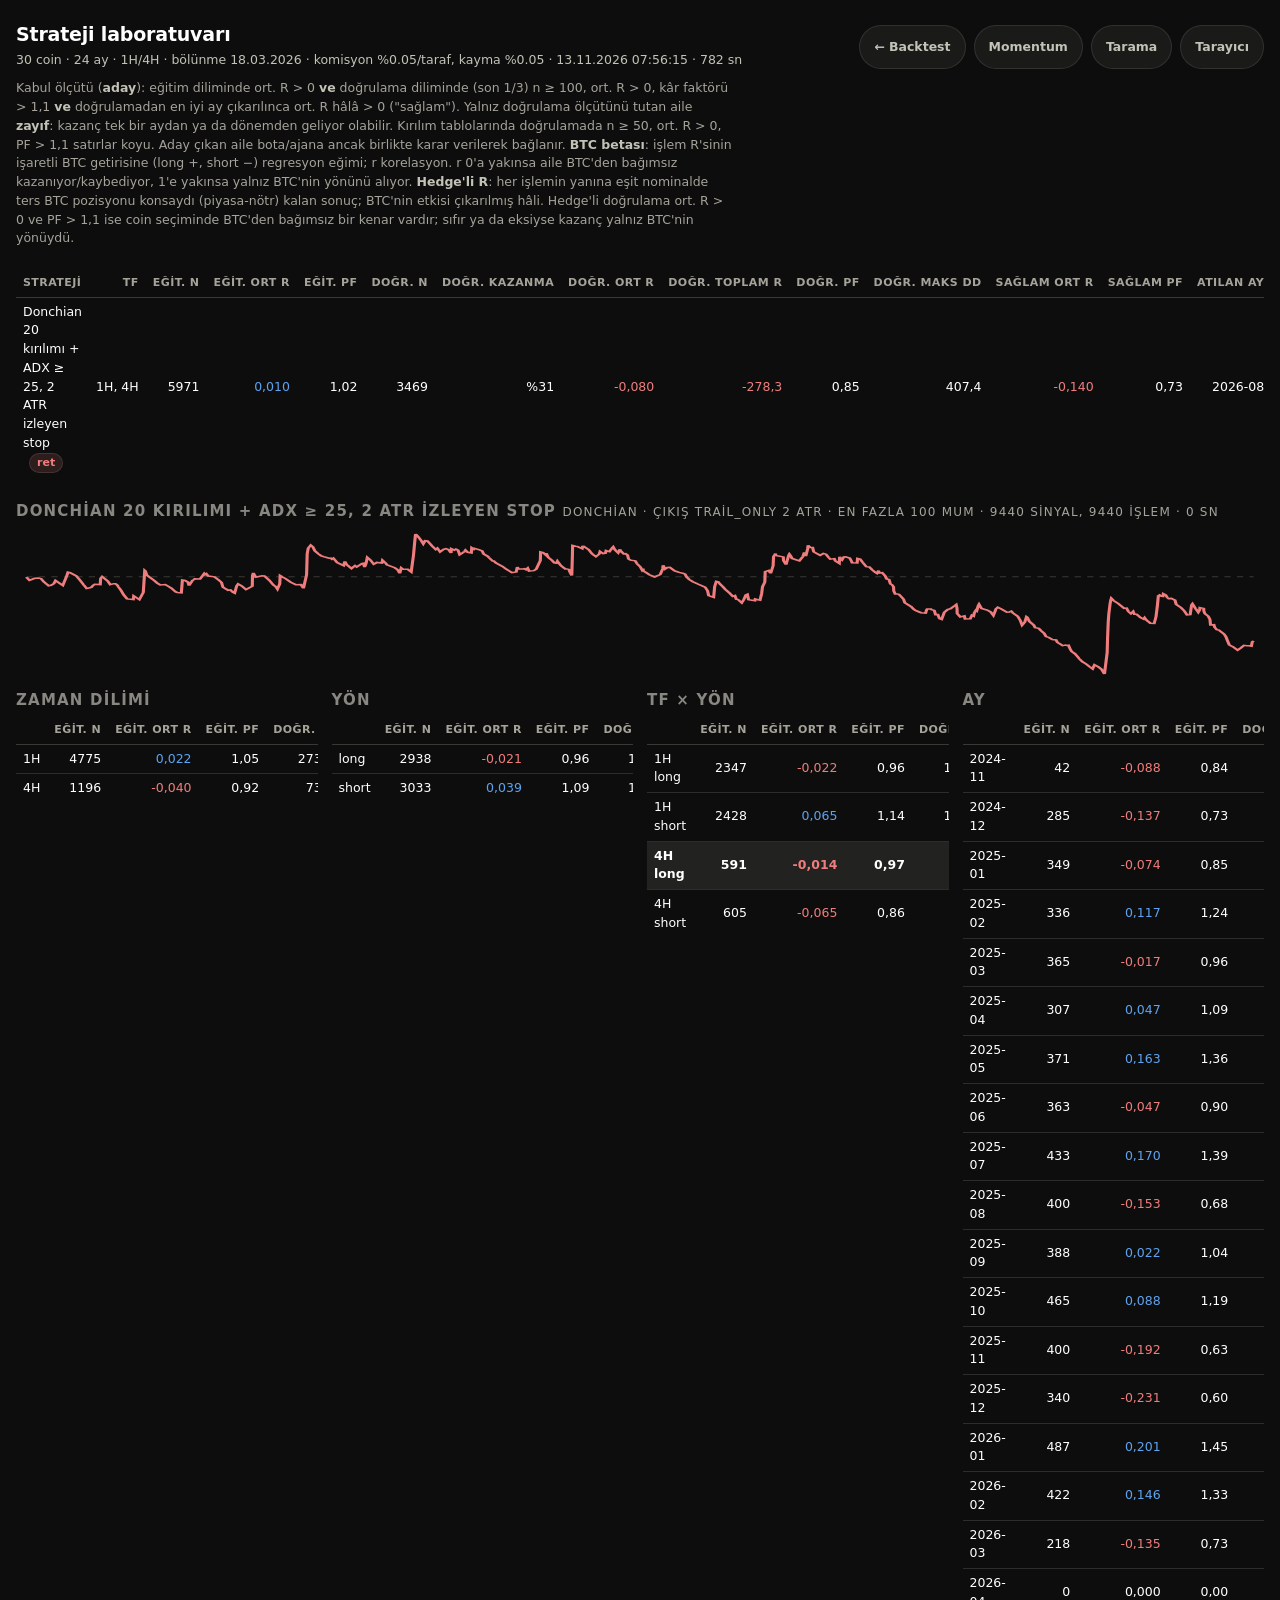
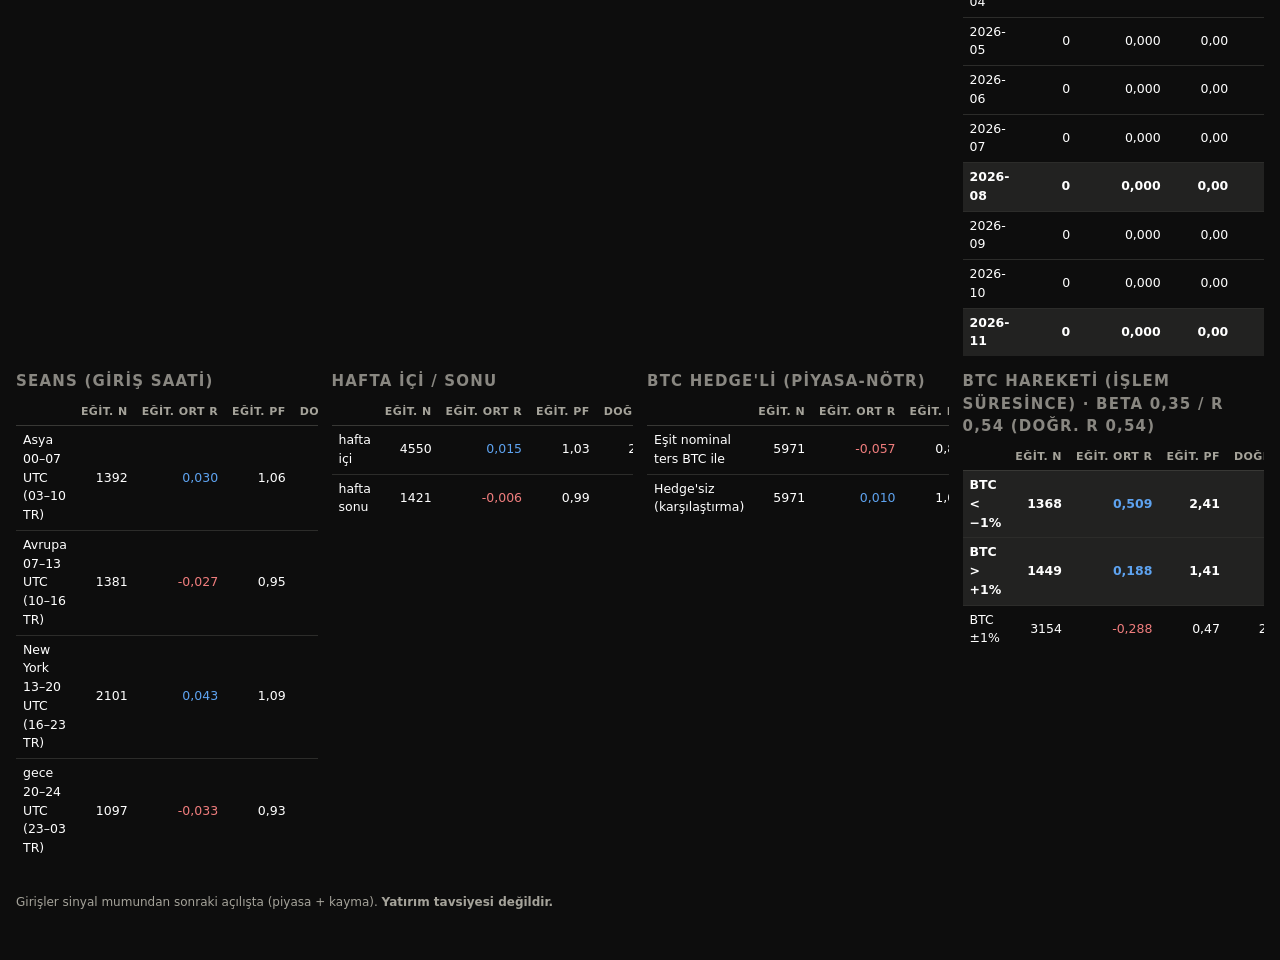
<file: lab.html>
<!doctype html>
<html lang="tr">
<head>
<meta charset="utf-8">
<meta name="viewport" content="width=device-width, initial-scale=1, viewport-fit=cover">
<meta name="color-scheme" content="dark">
<title>Strateji laboratuvarı</title>
<meta name="description" content="Farklı giriş-çıkış ailelerinin aynı backtest altyapısında yan yana sonuçları; eğitim ve doğrulama dilimleri.">
<link rel="icon" href="data:,">
<link rel="stylesheet" href="src/ui/styles.css?v=1">
<style>
  table.grid { border-collapse: collapse; width: 100%; font-size: 12.5px; }
  table.grid th, table.grid td { padding: 5px 7px; text-align: right; white-space: nowrap; font-variant-numeric: tabular-nums; border-top: 1px solid var(--grid); }
  table.grid th { color: var(--ink-dim); font-weight: 600; font-size: 11px; text-transform: uppercase; letter-spacing: .04em; border-bottom: 1px solid var(--axis); border-top: 0; }
  table.grid th:first-child, table.grid td:first-child { text-align: left; white-space: normal; }
  .tablewrap { overflow-x: auto; }
  .pos { color: #5ea3f0; } .neg { color: #ef7d7d; }
  tr.cand td { background: var(--surface-2); font-weight: 600; }
  .badge { display: inline-block; padding: 1px 7px; border-radius: 999px; font-size: 11px; font-weight: 600; margin-left: 6px; }
  .badge.ok { background: rgba(94,163,240,.18); color: #5ea3f0; } .badge.no { background: rgba(239,125,125,.14); color: #ef7d7d; }
  section { margin-top: 22px; }
  h2 { font-size: 15px; margin: 0 0 6px; } h2 small { color: var(--ink-dim); font-weight: 400; font-size: 12px; }
  .curve { width: 100%; height: 150px; display: block; margin: 6px 0 10px; }
  .cols { display: grid; grid-template-columns: repeat(auto-fit, minmax(260px, 1fr)); gap: 14px; }
</style>
</head>
<body>
<div class="wrap">
  <header class="top">
    <div><h1>Strateji laboratuvarı</h1><p class="sub" id="sub">Dört giriş-çıkış ailesi, aynı dolum/komisyon/kayma simülasyonu.</p></div>
    <nav class="nav"><a href="backtest.html">← Backtest</a><a href="momentum.html">Momentum</a><a href="sweep.html">Tarama</a><a href="index.html">Tarayıcı</a></nav>
  </header>
  <p class="note">Kabul ölçütü (<b>aday</b>): eğitim diliminde ort. R &gt; 0 <b>ve</b> doğrulama diliminde (son 1/3) n ≥ 100, ort. R &gt; 0, kâr faktörü &gt; 1,1 <b>ve</b> doğrulamadan en iyi ay çıkarılınca ort. R hâlâ &gt; 0 ("sağlam"). Yalnız doğrulama ölçütünü tutan aile <b>zayıf</b>: kazanç tek bir aydan ya da dönemden geliyor olabilir. Kırılım tablolarında doğrulamada n ≥ 50, ort. R &gt; 0, PF &gt; 1,1 satırlar koyu. Aday çıkan aile bota/ajana ancak birlikte karar verilerek bağlanır. <b>BTC betası</b>: işlem R'sinin işaretli BTC getirisine (long +, short −) regresyon eğimi; r korelasyon. r 0'a yakınsa aile BTC'den bağımsız kazanıyor/kaybediyor, 1'e yakınsa yalnız BTC'nin yönünü alıyor. <b>Hedge'li R</b>: her işlemin yanına eşit nominalde ters BTC pozisyonu konsaydı (piyasa-nötr) kalan sonuç; BTC'nin etkisi çıkarılmış hâli. Hedge'li doğrulama ort. R &gt; 0 ve PF &gt; 1,1 ise coin seçiminde BTC'den bağımsız bir kenar vardır; sıfır ya da eksiyse kazanç yalnız BTC'nin yönüydü.</p>
  <div id="root"><p class="empty">Yükleniyor…</p></div>
  <footer>Girişler sinyal mumundan sonraki açılışta (piyasa + kayma). <strong>Yatırım tavsiyesi değildir.</strong></footer>
</div>
<script type="module">
import { rWithCi, ciNote, measureBadges, rowClass, strictSummary, MEASURE_CSS } from './src/ui/measure.js';
document.head.insertAdjacentHTML('beforeend', `<style>${MEASURE_CSS}</style>`);
const fmt = (x, d = 2) => (Number.isFinite(x) ? x.toLocaleString('tr-TR', { minimumFractionDigits: d, maximumFractionDigits: d }) : (x === Infinity ? '∞' : '–'));
const pct = (x) => `%${fmt(x * 100, 0)}`;
const cls = (x) => (x > 0 ? 'pos' : x < 0 ? 'neg' : '');
const esc = (s) => String(s).replace(/[&<>]/g, (c) => ({ '&': '&amp;', '<': '&lt;', '>': '&gt;' }[c]));
// ci: ort. R altında %90 aralığı ve "sonuçsuz" (yalnız özet satırlarında; kırılım tablolarında yok)
const cells = (s, ci = false) => `<td>${s.n}</td><td>${pct(s.winRate)}</td><td class="${cls(s.avgR)}">${ci ? rWithCi(s) : fmt(s.avgR, 3)}</td><td class="${cls(s.totalR)}">${fmt(s.totalR, 1)}</td><td>${fmt(s.profitFactor)}</td><td>${fmt(s.maxDD, 1)}</td>`;
const HEAD = '<th>n</th><th>Kazanma</th><th>Ort R</th><th>Toplam R</th><th>PF</th><th>Maks DD</th>';
function curveSvg(pts) {
  if (!pts || pts.length < 2) return '';
  const xs = pts.map((p) => p[0]), ys = pts.map((p) => p[1]);
  const x0 = Math.min(...xs), x1 = Math.max(...xs), y0 = Math.min(0, ...ys), y1 = Math.max(0, ...ys);
  const W = 600, H = 150, X = (x) => ((x - x0) / (x1 - x0 || 1)) * (W - 10) + 5, Y = (y) => H - 5 - ((y - y0) / (y1 - y0 || 1)) * (H - 10);
  const d = pts.map((p, i) => `${i ? 'L' : 'M'}${X(p[0]).toFixed(1)},${Y(p[1]).toFixed(1)}`).join(' ');
  return `<svg class="curve" viewBox="0 0 ${W} ${H}" preserveAspectRatio="none" role="img" aria-label="Özsermaye eğrisi (R)"><line x1="5" x2="${W - 5}" y1="${Y(0).toFixed(1)}" y2="${Y(0).toFixed(1)}" stroke="var(--axis)" stroke-dasharray="3 3"/><path d="${d}" fill="none" stroke="${ys[ys.length - 1] >= 0 ? '#5ea3f0' : '#ef7d7d'}" stroke-width="1.5"/></svg>`;
}
const HEAD2 = '<th>Eğit. n</th><th>Eğit. ort R</th><th>Eğit. PF</th><th>Doğr. n</th><th>Doğr. kazanma</th><th>Doğr. ort R</th><th>Doğr. toplam R</th><th>Doğr. PF</th><th>Doğr. DD</th>';
const sub = (x) => (x && x.all ? x : { all: x, train: x, valid: { n: 0, winRate: 0, avgR: 0, totalR: 0, profitFactor: 0, maxDD: 0 } }); // eski lab.json uyumu
const breakdown = (title, obj) => `<div><h2>${title}</h2><div class="tablewrap"><table class="grid"><thead><tr><th></th>${HEAD2}</tr></thead><tbody>${Object.entries(obj || {}).sort().map(([k, v]) => { const s = sub(v); return `<tr class="${s.valid.n >= 50 && s.valid.avgR > 0 && s.valid.profitFactor > 1.1 ? 'cand' : ''}"><td>${esc(k)}</td><td>${s.train.n}</td><td class="${cls(s.train.avgR)}">${fmt(s.train.avgR, 3)}</td><td>${fmt(s.train.profitFactor)}</td>${cells(s.valid)}</tr>`; }).join('')}</tbody></table></div></div>`;
const pctTxt = (x) => (x == null ? '–' : `%${fmt(x, 1)}`);
function portfolioLine(s, bm = {}, pit = false) {
  const P = s.portfolio, b = bm.btc || {}, e = bm.ew || {};
  const row = (k, lbl) => `<tr><td>${lbl}</td><td class="${cls(P[k + 'Pct'])}">${pctTxt(P[k + 'Pct'])}</td><td class="${cls(b[k])}">${pctTxt(b[k])}</td><td class="${cls(e[k])}">${pctTxt(e[k])}</td></tr>`;
  return `<div class="tablewrap"><table class="grid" style="max-width:560px"><thead><tr><th>Getiri (basit toplam)</th><th>Portföy (${s.slots || s.params.k} slot)</th><th>BTC al-tut</th><th>Eşit ağırlık al-tut</th></tr></thead><tbody>${row('train', 'Eğitim')}${row('valid', 'Doğrulama')}${row('total', 'Tümü')}</tbody></table></div><p class="note">${pit ? 'Dönem evreni: her yeniden dengelemede o tarihteki 30 günlük hacme göre seçim; listeden kalkmış coinler yine yok.' : 'Evren bugünkü hacim sıralaması (sağ kalanlık yanlılığı).'} Eşit ağırlık kıyası bugünün ilk N coini. Portföy getirisi her slot 1/${s.slots || s.params.k} ağırlıkla işlem getirilerinin toplamı, bileşik değil.</p>`;
}
async function main() {
  let r;
  try { const res = await fetch('docs/backtest/lab.json', { cache: 'no-store' }); if (!res.ok) throw new Error(`HTTP ${res.status}`); r = await res.json(); }
  catch (err) { document.querySelector('#root').innerHTML = `<p class="empty">Henüz laboratuvar koşusu yok (${esc(err.message)}). Actions → backtest → mode: lab.</p>`; return; }
  const m = r.meta, S = Object.values(r.strategies);
  document.querySelector('#sub').textContent = `${m.pit ? `dönem evreni: ${m.coins.length} coinlik havuzdan o tarihteki hacimde ilk ${m.top}` : `${m.coins.length} coin`} · ${m.months} ay · ${(m.tfs || []).join('/')} · bölünme ${new Date(m.split).toLocaleDateString('tr-TR')} · komisyon %${m.fee}/taraf, kayma %${m.slip} · ${new Date(m.generatedAt).toLocaleString('tr-TR')} · ${m.elapsedSec} sn`;
  const summary = `<section><div class="tablewrap"><table class="grid"><thead><tr><th>Strateji</th><th>TF</th><th>Eğit. n</th><th>Eğit. ort R</th><th>Eğit. PF</th>${HEAD.replace(/<th>/g, '<th>Doğr. ')}<th>Sağlam ort R</th><th>Sağlam PF</th><th>Atılan ay</th><th>Eğit. sağlam ort R</th><th>Eğit. atılan ay</th><th>Hedge'li doğr. n</th><th>Hedge'li doğr. ort R</th><th>Hedge'li doğr. PF</th><th>Hedge'li eğit. ort R</th></tr></thead><tbody>${S.map((s) => { const rb = s.robust || {}; return `<tr class="${s.candidate ? 'cand' : ''} ${rowClass(s)}"><td>${esc(s.label)}${measureBadges(s)}${s.candidate ? '<span class="badge ok">aday</span>' : s.weak ? '<span class="badge no">zayıf</span>' : '<span class="badge no">ret</span>'}${s.hedged?.candidate ? '<span class="badge ok">hedge\'li aday</span>' : ''}</td><td>${s.tfs.join(', ')}</td><td>${s.train.n}</td><td class="${cls(s.train.avgR)}">${rWithCi(s.train)}</td><td>${fmt(s.train.profitFactor)}</td>${cells(s.valid, true)}<td class="${cls(rb.avgR)}">${fmt(rb.avgR, 3)}</td><td>${fmt(rb.profitFactor)}</td><td>${esc(rb.droppedMonth || '–')}</td><td class="${cls(s.robustTrain?.avgR)}">${fmt(s.robustTrain?.avgR, 3)}</td><td>${esc(s.robustTrain?.droppedMonth || '–')}</td>${(() => { const h = s.hedged; return h ? `<td>${h.valid.n}</td><td class="${cls(h.valid.avgR)}">${fmt(h.valid.avgR, 3)}${ciNote(h.valid)}${s.hedgedOpen?.valid?.n ? `<br><small class="ci" title="BTC bacağı dolum mumunun açılışından (hedgedOpen)">açılıştan ${fmt(s.hedgedOpen.valid.avgR, 3)}</small>` : ''}</td><td>${fmt(h.valid.profitFactor)}</td><td class="${cls(h.train.avgR)}">${fmt(h.train.avgR, 3)}</td>` : '<td>–</td><td>–</td><td>–</td><td>–</td>'; })()}</tr>`; }).join('')}</tbody></table></div></section>`;
  const details = S.map((s) => `<section><h2>${esc(s.label)} <small>${esc(s.id)} · çıkış ${esc(s.exit.tpScheme)}${s.exit.trailAtr ? ` ${s.exit.trailAtr} ATR` : ''} · en fazla ${s.exit.maxHoldBars} mum · ${s.all.signals} sinyal, ${s.all.n} işlem · ${s.elapsedSec} sn</small></h2>${s.portfolio ? portfolioLine(s, m.benchmark, m.pit) : ''}${curveSvg(s.curve)}<div class="cols">${breakdown('Zaman dilimi', s.byTf)}${breakdown('Yön', s.byDirection)}${breakdown('TF × yön', s.byTfDir)}${breakdown('Ay', s.byMonth)}${s.bySession ? breakdown('Seans (giriş saati)', s.bySession) : ''}${s.byWeekpart ? breakdown('Hafta içi / sonu', s.byWeekpart) : ''}${s.hedged ? `<div><h2>BTC hedge'li (piyasa-nötr)</h2><div class="tablewrap"><table class="grid"><thead><tr><th></th>${HEAD2}</tr></thead><tbody><tr class="${s.hedged.candidate ? 'cand' : ''}"><td>Eşit nominal ters BTC ile</td><td>${s.hedged.train.n}</td><td class="${cls(s.hedged.train.avgR)}">${rWithCi(s.hedged.train)}</td><td>${fmt(s.hedged.train.profitFactor)}</td>${cells(s.hedged.valid, true)}</tr>${s.hedgedOpen ? `<tr><td>Hedge dolum mumunun açılışından (hedgedOpen)</td><td>${s.hedgedOpen.train.n}</td><td class="${cls(s.hedgedOpen.train.avgR)}">${rWithCi(s.hedgedOpen.train)}</td><td>${fmt(s.hedgedOpen.train.profitFactor)}</td>${cells(s.hedgedOpen.valid, true)}</tr>` : ''}<tr><td>Hedge'siz (karşılaştırma)</td><td>${s.train.n}</td><td class="${cls(s.train.avgR)}">${fmt(s.train.avgR, 3)}</td><td>${fmt(s.train.profitFactor)}</td>${cells(s.valid)}</tr></tbody></table></div></div>` : ''}${breakdown(`BTC hareketi (işlem süresince)${s.btcBeta ? ` · beta ${fmt(s.btcBeta.all?.beta, 2)} / r ${fmt(s.btcBeta.all?.corr, 2)} (doğr. r ${fmt(s.btcBeta.valid?.corr, 2)})` : ''}`, s.byBtc || {})}</div></section>`).join('');
  const listNote = m.defaultList ? `<p class="note">Varsayılan aile listesi: ${m.strategiesTested ?? S.length} aile (kenar vermediği kayıtlı aileler dışarıda; hepsi için Actions → backtest → strategies: <b>all</b>). Dolum mumu: ${m.fillbar === 'count' ? '<span class="badge opt">iyimser dolum mumu</span>' : 'kötümser (hedef sayılmaz)'}${m.funding ? ` · fonlama %${fmt(m.funding, 3)} / 8 saat, iki yönde maliyet` : ''}.</p>` : '';
  document.querySelector('#root').innerHTML = strictSummary(r, 'aile') + listNote + summary + details;
}
main();
</script>
</body>
</html>
</file>
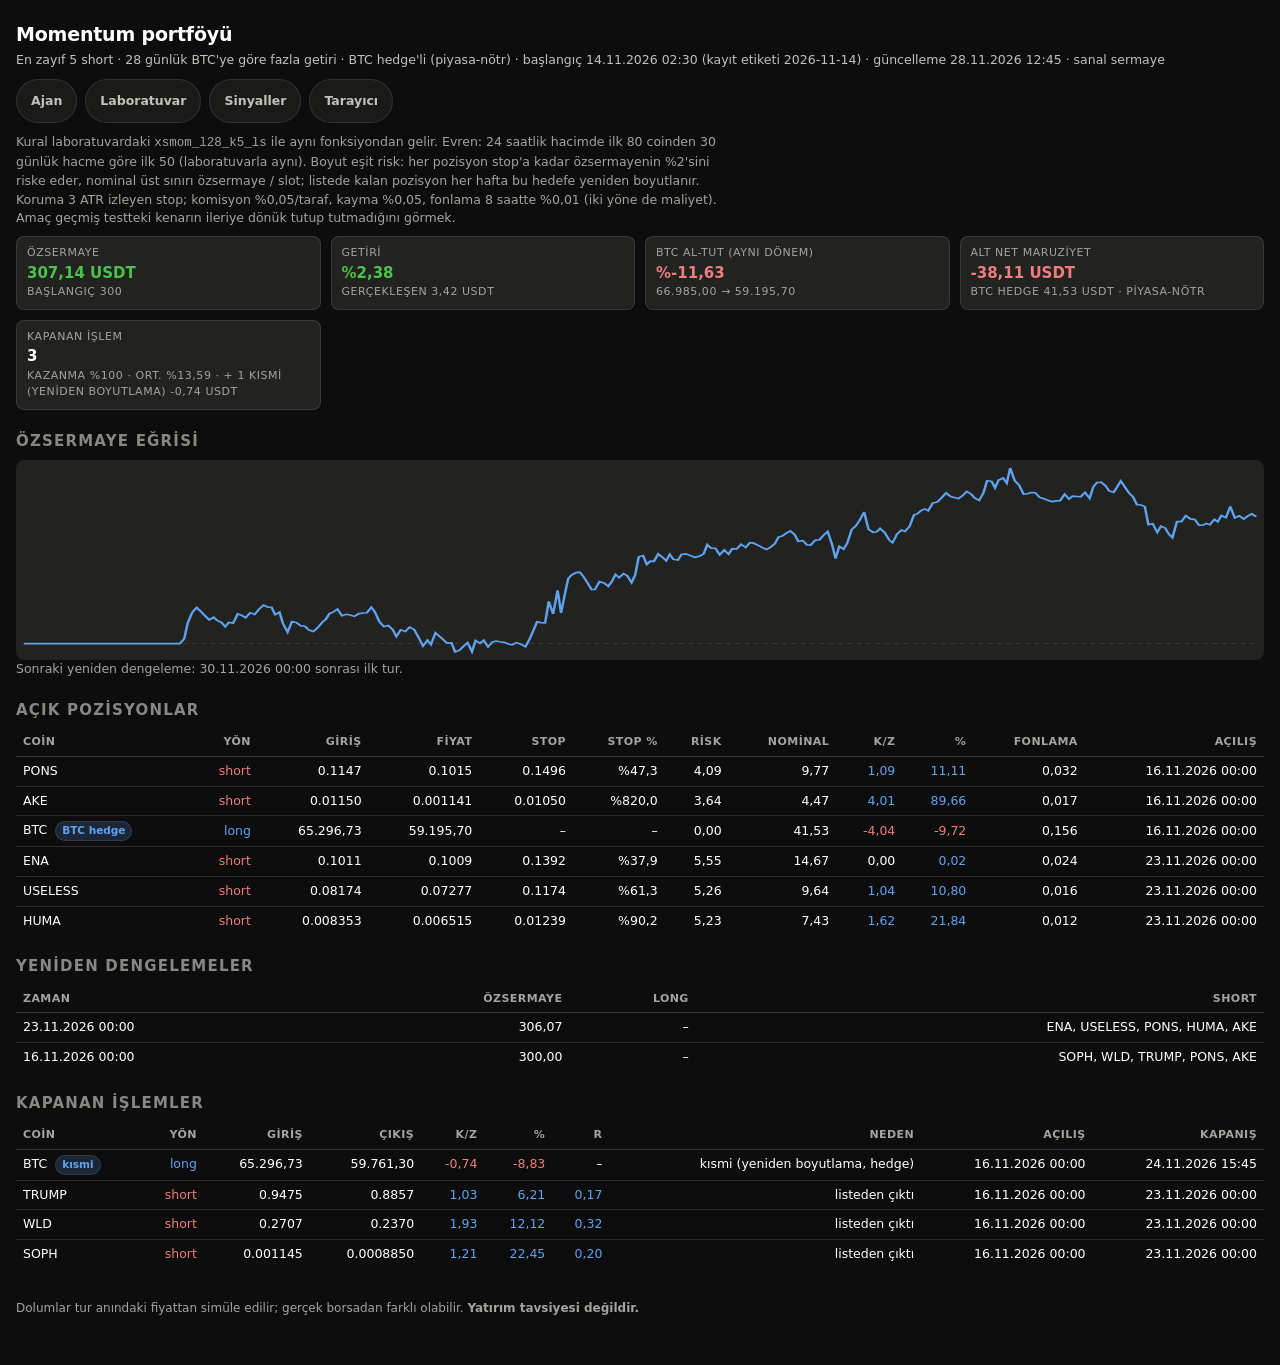
<file: momentum.html>
<!doctype html>
<html lang="tr">
<head>
<meta charset="utf-8">
<meta name="viewport" content="width=device-width, initial-scale=1, viewport-fit=cover">
<meta name="color-scheme" content="dark">
<title>Momentum portföyü</title>
<meta name="description" content="Haftalık yeniden dengelenen kesitsel momentum kâğıt portföyü: en güçlü coinler long, en zayıflar short; sanal 300 USDT.">
<link rel="icon" href="data:,">
<link rel="stylesheet" href="src/ui/styles.css?v=1">
<style>
  .tiles { display: grid; gap: 10px; grid-template-columns: repeat(2, minmax(0, 1fr)); }
  @media (min-width: 760px) { .tiles { grid-template-columns: repeat(4, minmax(0, 1fr)); } }
  .stat .v.pos { color: #4cc24c; } .stat .v.neg { color: #ef7d7d; }
  table.grid { border-collapse: collapse; width: 100%; font-size: 12.5px; }
  table.grid th, table.grid td { padding: 5px 7px; text-align: right; white-space: nowrap; font-variant-numeric: tabular-nums; border-top: 1px solid var(--grid); }
  table.grid th { color: var(--ink-dim); font-weight: 600; font-size: 11px; text-transform: uppercase; letter-spacing: .04em; border-bottom: 1px solid var(--axis); border-top: 0; }
  table.grid th:first-child, table.grid td:first-child { text-align: left; }
  .tablewrap { overflow-x: auto; }
  .pos { color: #5ea3f0; } .neg { color: #ef7d7d; }
  svg.curve { width: 100%; height: 200px; display: block; background: var(--surface-2); border-radius: 8px; }
  section { margin-top: 20px; }
  h2 { font-size: 15px; margin: 0 0 8px; }
  .badge { display: inline-block; padding: 1px 6px; border-radius: 999px; font-size: 10.5px; font-weight: 600; background: rgba(94,163,240,.18); color: #5ea3f0; margin-left: 4px; }
</style>
</head>
<body>
<div class="wrap">
  <header class="top">
    <div><h1>Momentum portföyü</h1><p class="sub" id="sub">Her pazartesi 00:00 UTC'den sonraki ilk turda: son 28 günde en güçlü 5 coin long, en zayıf 5 coin short. Sanal sermaye, gerçek emir yok.</p></div>
    <nav class="nav"><a href="agent.html">Ajan</a><a href="lab.html">Laboratuvar</a><a href="signals.html">Sinyaller</a><a href="index.html">Tarayıcı</a></nav>
  </header>
  <p class="note">Kural laboratuvardaki <code>xsmom_l28_k5_ls</code> ile aynı fonksiyondan gelir. Evren: 24 saatlik hacimde ilk 80 coinden 30 günlük hacme göre ilk 50 (laboratuvarla aynı). Boyut eşit risk: her pozisyon stop'a kadar özsermayenin %2'sini riske eder, nominal üst sınırı özsermaye / slot; listede kalan pozisyon her hafta bu hedefe yeniden boyutlanır. Koruma 3 ATR izleyen stop; komisyon %0,05/taraf, kayma %0,05, fonlama 8 saatte %0,01 (iki yöne de maliyet). Amaç geçmiş testteki kenarın ileriye dönük tutup tutmadığını görmek.</p>
  <div id="root"><p class="empty">Yükleniyor…</p></div>
  <footer>Dolumlar tur anındaki fiyattan simüle edilir; gerçek borsadan farklı olabilir. <strong>Yatırım tavsiyesi değildir.</strong></footer>
</div>
<script type="module">
const fmt = (x, d = 2) => (Number.isFinite(x) ? x.toLocaleString('tr-TR', { minimumFractionDigits: d, maximumFractionDigits: d }) : '–');
const fp = (x) => (Number.isFinite(x) ? (x >= 100 ? fmt(x, 2) : x >= 1 ? fmt(x, 4) : x.toPrecision(4)) : '–');
const cls = (x) => (x > 0 ? 'pos' : x < 0 ? 'neg' : '');
const esc = (s) => String(s ?? '').replace(/[&<>]/g, (c) => ({ '&': '&amp;', '<': '&lt;', '>': '&gt;' }[c]));
const dt = (t) => (t ? new Date(t).toLocaleString('tr-TR', { dateStyle: 'short', timeStyle: 'short' }) : '–');
const dir = (d) => (d === 'long' ? '<span class="pos">long</span>' : '<span class="neg">short</span>');
function curveSvg(pts, base) {
  if (!pts || pts.length < 2) return '<p class="empty">Eğri için en az iki ölçüm gerekiyor.</p>';
  const xs = pts.map((p) => p[0]), ys = pts.map((p) => p[1]);
  const x0 = Math.min(...xs), x1 = Math.max(...xs), y0 = Math.min(base, ...ys), y1 = Math.max(base, ...ys);
  const W = 800, H = 200, X = (x) => ((x - x0) / (x1 - x0 || 1)) * (W - 10) + 5, Y = (y) => H - 8 - ((y - y0) / (y1 - y0 || 1)) * (H - 16);
  const d = pts.map((p, i) => `${i ? 'L' : 'M'}${X(p[0]).toFixed(1)},${Y(p[1]).toFixed(1)}`).join(' ');
  return `<svg class="curve" viewBox="0 0 ${W} ${H}" preserveAspectRatio="none" role="img" aria-label="Özsermaye eğrisi"><line x1="5" x2="${W - 5}" y1="${Y(base).toFixed(1)}" y2="${Y(base).toFixed(1)}" stroke="var(--axis)" stroke-dasharray="3 3"/><path d="${d}" fill="none" stroke="${ys.at(-1) >= base ? '#5ea3f0' : '#ef7d7d'}" stroke-width="1.6"/></svg>`;
}
async function main() {
  let r;
  try { const res = await fetch('docs/agent/momentum.json', { cache: 'no-store' }); if (!res.ok) throw new Error(`HTTP ${res.status}`); r = await res.json(); }
  catch (err) { document.querySelector('#root').innerHTML = `<p class="empty">Portföy henüz başlamadı (${esc(err.message)}). Repo → Settings → Variables: <code>MOMENTUM=1</code>.</p>`; return; }
  document.querySelector('#sub').textContent = `${r.params.side === 'ls' ? 'En güçlü 5 long + en zayıf 5 short' : r.params.side === 'short' ? 'En zayıf 5 short' : 'En güçlü 5 long'} · ${r.params.lookback} günlük ${r.params.rank === 'rel' ? 'BTC\'ye göre fazla getiri' : 'getiri'}${r.hedge ? ' · BTC hedge\'li (piyasa-nötr)' : ''} · başlangıç ${dt(r.start)}${r.resetTag ? ` (kayıt etiketi ${esc(r.resetTag)})` : ''} · güncelleme ${dt(r.updatedAt)} · sanal sermaye`;
  const tiles = `<div class="tiles">
    <div class="stat"><div class="k">Özsermaye</div><div class="v ${cls(r.equity - r.startEquity)}">${fmt(r.equity)} USDT</div><div class="k">başlangıç ${fmt(r.startEquity, 0)}</div></div>
    <div class="stat"><div class="k">Getiri</div><div class="v ${cls(r.pnlPct)}">%${fmt(r.pnlPct)}</div><div class="k">gerçekleşen ${fmt(r.realized)} USDT</div></div>
    <div class="stat"><div class="k">BTC al-tut (aynı dönem)</div><div class="v ${cls(r.btc?.pct)}">${r.btc ? `%${fmt(r.btc.pct)}` : '–'}</div><div class="k">${r.btc ? `${fp(r.btc.start)} → ${fp(r.btc.now)}` : ''}</div></div>
    ${r.hedge ? `<div class="stat"><div class="k">Alt net maruziyet</div><div class="v ${cls(r.netExposure)}">${fmt(r.netExposure)} USDT</div><div class="k">BTC hedge ${fmt(r.hedgeNotional)} USDT · piyasa-nötr</div></div>` : ''}
    <div class="stat"><div class="k">Kapanan işlem</div><div class="v">${r.stats.trades}</div><div class="k">kazanma %${fmt(r.stats.winRate * 100, 0)} · ort. %${fmt(r.stats.avgPct)}${r.stats.resizes ? ` · + ${r.stats.resizes} kısmi (yeniden boyutlama) ${fmt(r.stats.resizePnl)} USDT` : ''}</div></div>
  </div>`;
  const pos = r.positions.length ? `<div class="tablewrap"><table class="grid"><thead><tr><th>Coin</th><th>Yön</th><th>Giriş</th><th>Fiyat</th><th>Stop</th><th>Stop %</th><th>Risk</th><th>Nominal</th><th>K/Z</th><th>%</th><th>Fonlama</th><th>Açılış</th></tr></thead><tbody>${r.positions.map((p) => `<tr><td>${esc(p.coin)}${p.hedge ? ' <span class="badge">BTC hedge</span>' : ''}</td><td>${dir(p.direction)}</td><td>${fp(p.entry)}</td><td>${fp(p.price)}</td><td>${fp(p.stop)}</td><td>${p.stopPct != null ? `%${fmt(p.stopPct, 1)}` : '–'}</td><td>${fmt(p.riskUsd)}</td><td>${fmt(p.notional)}</td><td class="${cls(p.pnl)}">${fmt(p.pnl)}</td><td class="${cls(p.pct)}">${fmt(p.pct)}</td><td>${fmt(p.funding, 3)}</td><td>${dt(p.entryTime)}</td></tr>`).join('')}</tbody></table></div>` : '<p class="empty">Açık pozisyon yok.</p>';
  const reb = r.rebalances.length ? `<div class="tablewrap"><table class="grid"><thead><tr><th>Zaman</th><th>Özsermaye</th><th>Long</th><th>Short</th></tr></thead><tbody>${r.rebalances.map((x) => `<tr><td>${dt(x.time)}</td><td>${fmt(x.equity)}</td><td>${esc(x.longs.join(', ') || '–')}</td><td>${esc(x.shorts.join(', ') || '–')}</td></tr>`).join('')}</tbody></table></div>` : '<p class="empty">Henüz yeniden dengeleme yok.</p>';
  const tr = r.trades.length ? `<div class="tablewrap"><table class="grid"><thead><tr><th>Coin</th><th>Yön</th><th>Giriş</th><th>Çıkış</th><th>K/Z</th><th>%</th><th>R</th><th>Neden</th><th>Açılış</th><th>Kapanış</th></tr></thead><tbody>${r.trades.map((t) => `<tr><td>${esc(t.coin)}${t.partial ? ' <span class="badge">kısmi</span>' : ''}</td><td>${dir(t.direction)}</td><td>${fp(t.entry)}</td><td>${fp(t.exit)}</td><td class="${cls(t.pnl)}">${fmt(t.pnl)}</td><td class="${cls(t.pct)}">${fmt(t.pct)}</td><td class="${cls(t.R)}">${fmt(t.R)}</td><td>${t.partial || t.reason === 'resize' ? `kısmi (yeniden boyutlama${t.hedge ? ', hedge' : ''})` : t.reason === 'stop' ? 'stop' : t.reason === 'hedge' ? 'hedge ayarı' : 'listeden çıktı'}</td><td>${dt(t.entryTime)}</td><td>${dt(t.exitTime)}</td></tr>`).join('')}</tbody></table></div>` : '<p class="empty">Henüz kapanan işlem yok.</p>';
  document.querySelector('#root').innerHTML = `${tiles}
    <section><h2>Özsermaye eğrisi</h2>${curveSvg(r.curve, r.startEquity)}<p class="note">${!r.positions.length && !r.trades.length && !r.rebalances.length ? 'İlk yeniden dengeleme bekleniyor (kayıt sıfırlandı; pozisyon yok). ' : ''}Sonraki yeniden dengeleme: ${dt(r.nextRebalance)} sonrası ilk tur.</p></section>
    <section><h2>Açık pozisyonlar</h2>${pos}</section>
    <section><h2>Yeniden dengelemeler</h2>${reb}</section>
    <section><h2>Kapanan işlemler</h2>${tr}</section>`;
}
main();
</script>
</body>
</html>
</file>
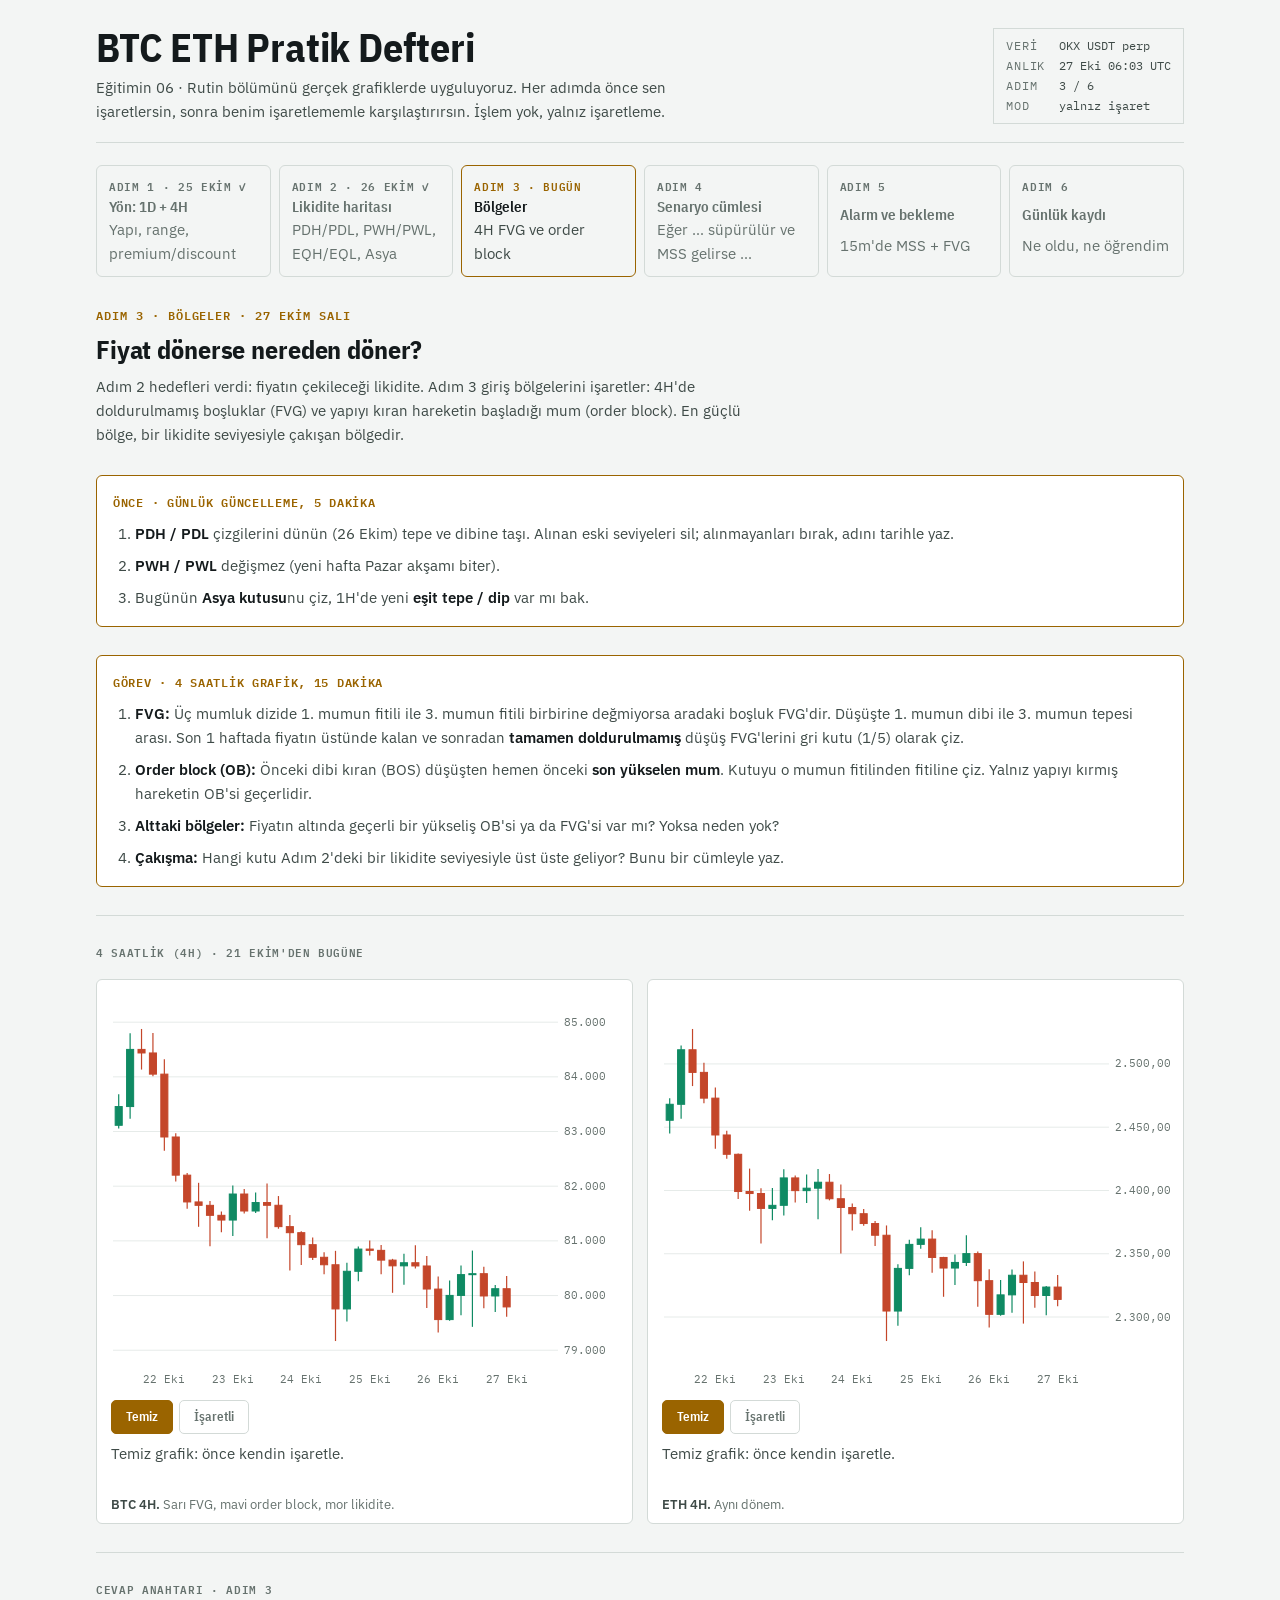
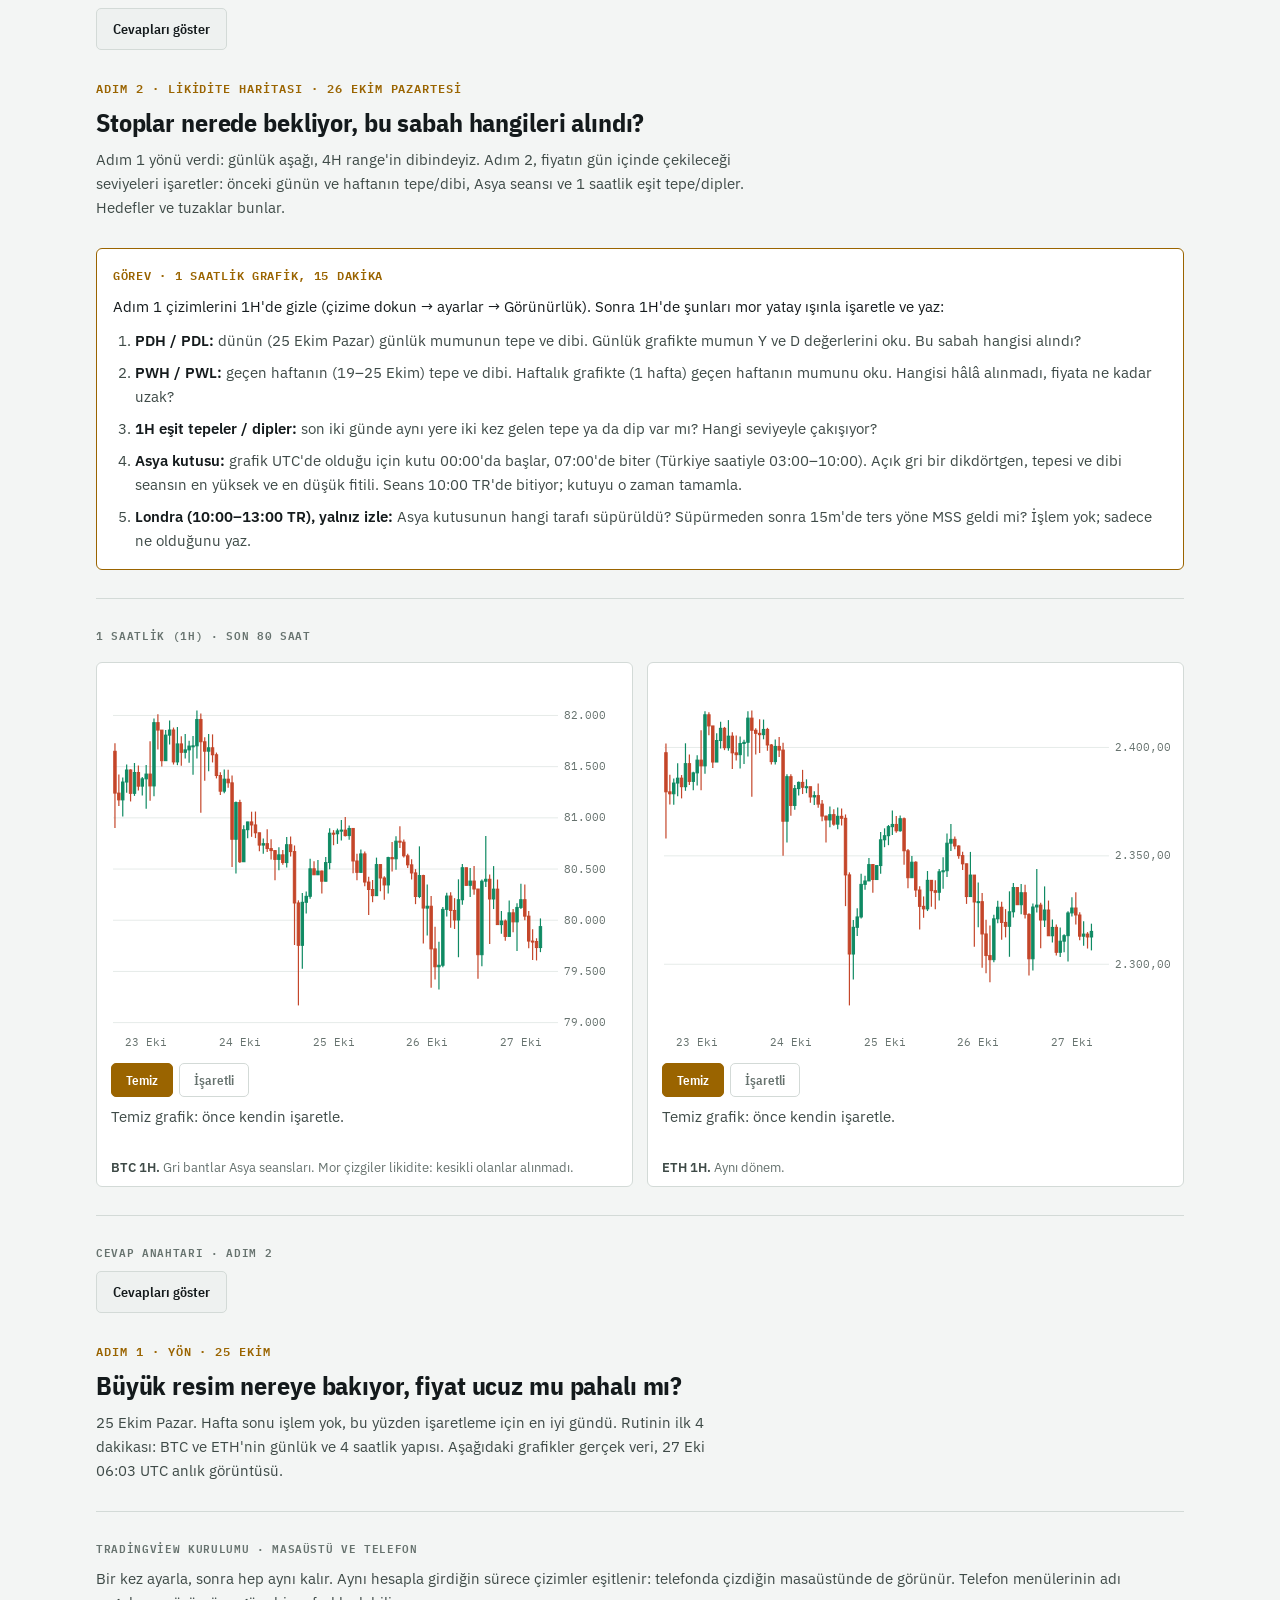
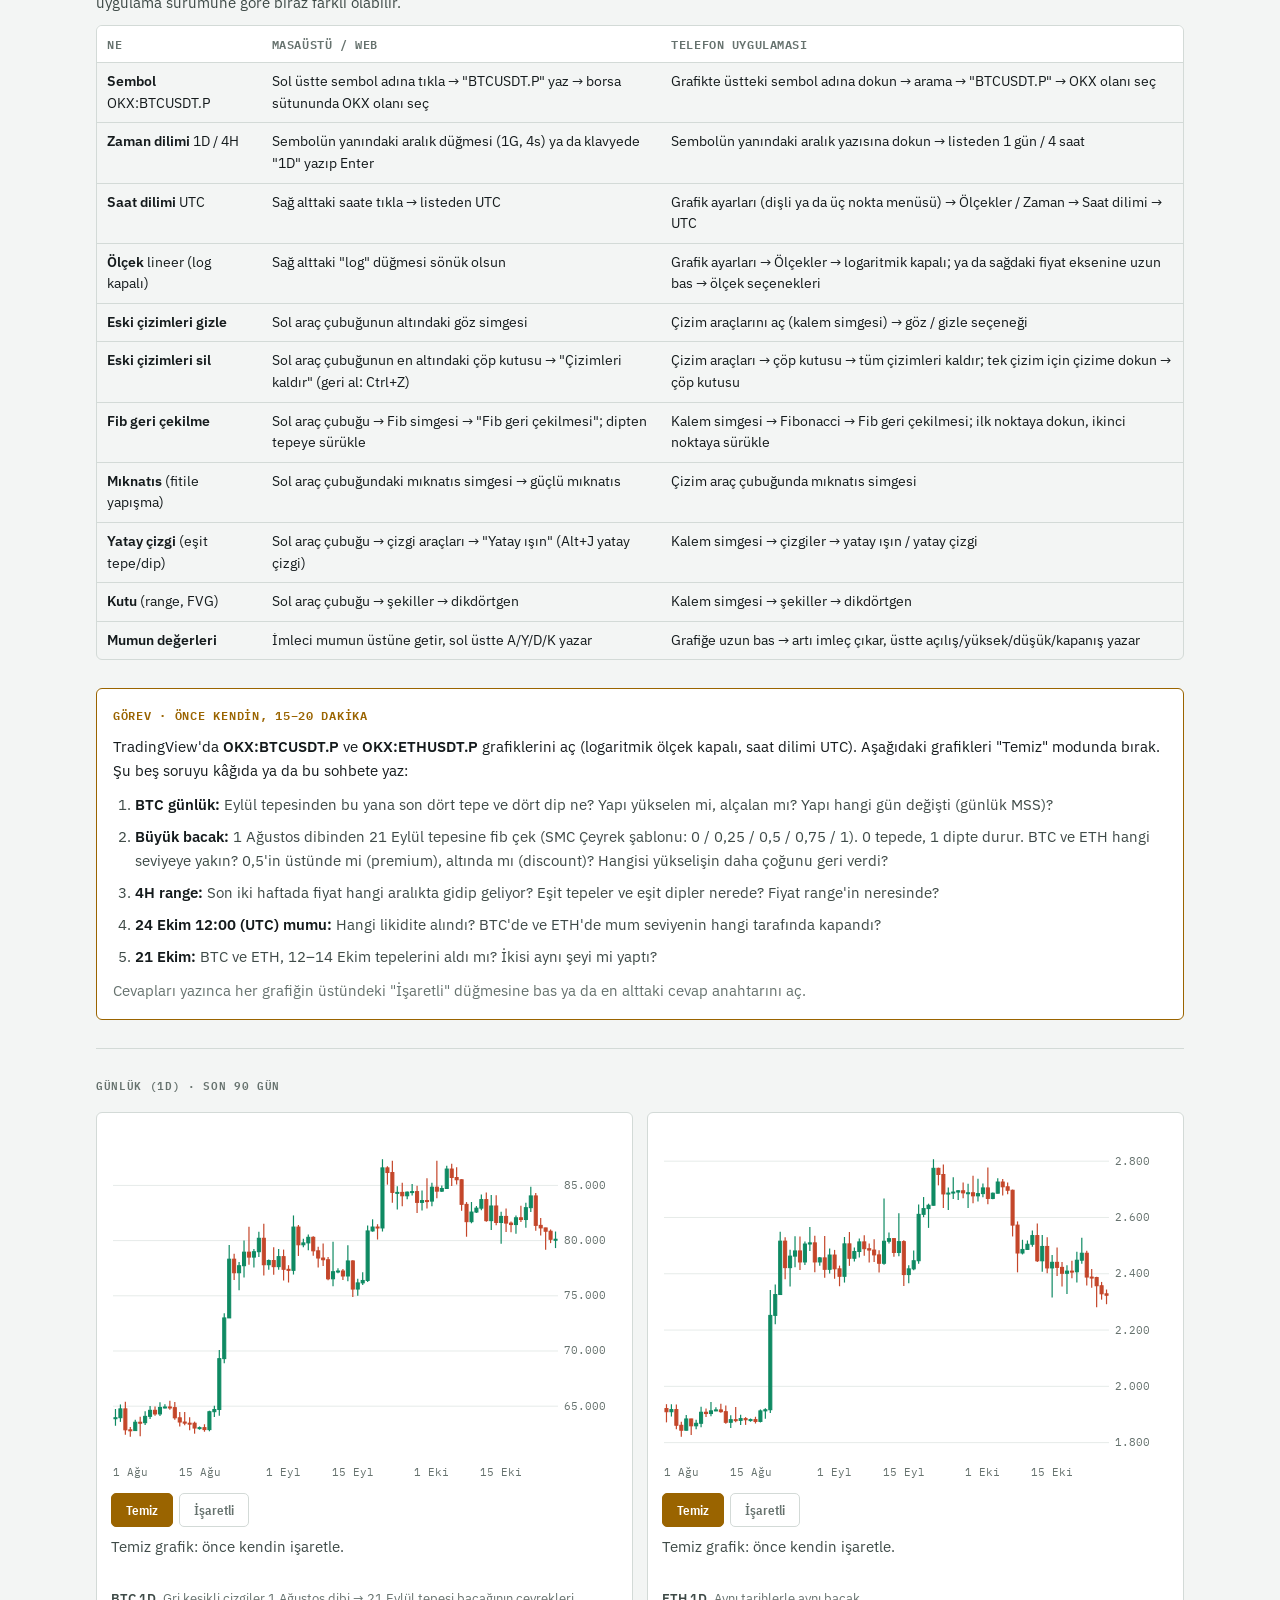
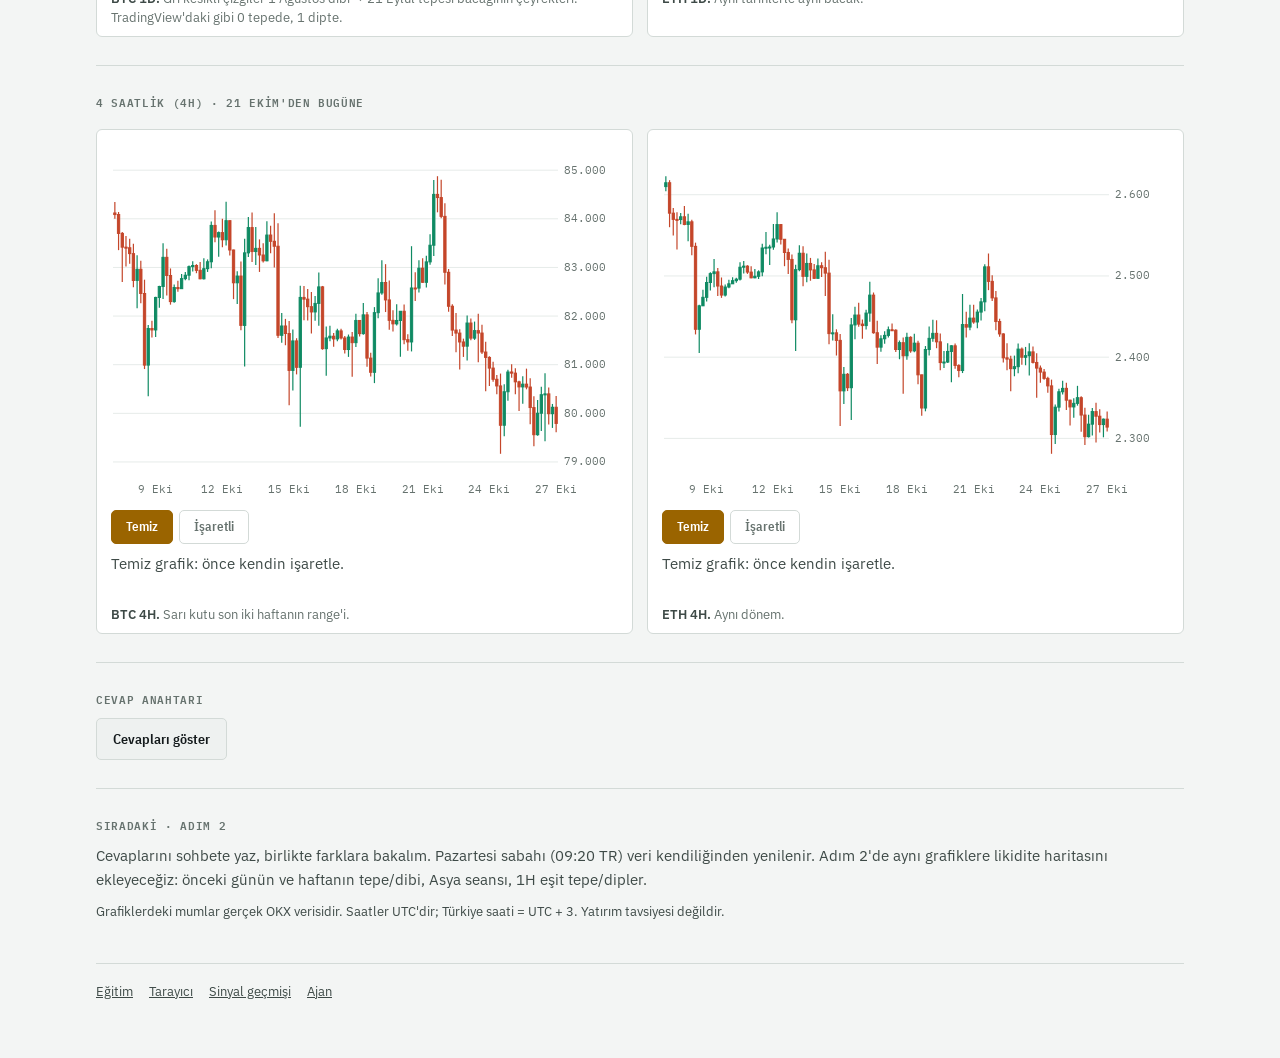
<file: pratik.html>
<!doctype html>
<html lang="tr">
<head>
<meta charset="utf-8">
<meta name="viewport" content="width=device-width, initial-scale=1, viewport-fit=cover">
<!--skeleton-end-->
<title>BTC ETH Pratik Defteri</title>
<meta name="claude:viewport-fit-sides" content="cover">
<meta name="description" content="Eğitimin pratik kısmı: BTC ve ETH gerçek grafiklerinde adım adım işaretleme. Önce kendin işaretle, sonra karşılaştır.">
<link rel="preconnect" href="https://fonts.googleapis.com">
<link rel="stylesheet" href="https://fonts.googleapis.com/css2?family=IBM+Plex+Mono:wght@400;500;600&family=IBM+Plex+Sans+Condensed:wght@500;600;700&family=IBM+Plex+Sans:ital,wght@0,400;0,500;0,600;1,400&display=swap">
<style>
/* Düzen: mühendislik defteri. Üstte antet bloğu, yapışkan sekme şeridi; her kavram = metin + çizimli grafik ikilisi. */
:root {
  --bg: #0e1214; --panel: #151b1e; --panel-2: #1b2327; --ink: #e7ecea; --ink-2: #b4bdb8; --ink-3: #85908b;
  --line: #2a3438; --grid: #1f282b;
  --up: #2bb38a; --down: #e0613f; --accent: #e8b04a; --liq: #b88cf2; --ob: #5aa2ea; --fvg: #e8b04a;
  --sans: "IBM Plex Sans", system-ui, -apple-system, "Segoe UI", sans-serif;
  --cond: "IBM Plex Sans Condensed", "Arial Narrow", system-ui, sans-serif;
  --mono: "IBM Plex Mono", ui-monospace, "SFMono-Regular", Menlo, monospace;
  color-scheme: dark;
}
@media (prefers-color-scheme: light) { :root:not([data-theme="dark"]) {
  --bg: #f3f5f4; --panel: #ffffff; --panel-2: #eef1f0; --ink: #141a1c; --ink-2: #3e4a47; --ink-3: #66726e;
  --line: #d3dad7; --grid: #e6ebe9;
  --up: #0f8a63; --down: #c4462a; --accent: #9a6400; --liq: #7d4cc9; --ob: #2a6fb8; --fvg: #a86d00; color-scheme: light; } }
:root[data-theme="light"] {
  --bg: #f3f5f4; --panel: #ffffff; --panel-2: #eef1f0; --ink: #141a1c; --ink-2: #3e4a47; --ink-3: #66726e;
  --line: #d3dad7; --grid: #e6ebe9;
  --up: #0f8a63; --down: #c4462a; --accent: #9a6400; --liq: #7d4cc9; --ob: #2a6fb8; --fvg: #a86d00; color-scheme: light; }

* { box-sizing: border-box; }
html, body { background: var(--bg); }
body { margin: 0; color: var(--ink); font: 15px/1.6 var(--sans); }
.page { max-width: 1120px; margin: 0 auto; padding-block: 0 56px;
  padding-left: max(16px, env(safe-area-inset-left, 0px)); padding-right: max(16px, env(safe-area-inset-right, 0px)); }
a { color: var(--ink-2); }
h1, h2, h3 { font-family: var(--cond); text-wrap: balance; letter-spacing: -0.005em; margin: 0; }
h2 { font-size: 26px; line-height: 1.15; }
h3 { font-size: 19px; line-height: 1.25; }
p { margin: 0; }
.mono, .num { font-family: var(--mono); font-variant-numeric: tabular-nums; }
b, strong { font-weight: 600; color: var(--ink); }
.dim { color: var(--ink-3); }

/* Antet */
.titleblock { display: grid; grid-template-columns: minmax(0, 1fr) auto; gap: 8px 24px; align-items: end; padding: 26px 0 18px; border-bottom: 1px solid var(--line); }
.titleblock h1 { font-size: clamp(28px, 5vw, 40px); line-height: 1.05; }
.titleblock .lead { color: var(--ink-2); margin-top: 8px; max-width: 64ch; }
.meta { display: grid; grid-template-columns: auto auto; gap: 2px 14px; font: 12px/1.5 var(--mono); color: var(--ink-3); border: 1px solid var(--line); padding: 8px 12px; }
.meta span:nth-child(odd) { text-transform: uppercase; letter-spacing: .06em; }
.meta span:nth-child(even) { color: var(--ink-2); }
@media (max-width: 640px) { .titleblock { grid-template-columns: 1fr; } }

/* Sekmeler */
body::before { content: ""; position: fixed; inset: 0 0 auto; height: env(safe-area-inset-top, 0px); z-index: 10; background: var(--bg); }
.tabs { position: sticky; top: env(safe-area-inset-top, 0px); z-index: 5; background: var(--bg); border-bottom: 1px solid var(--line); margin: 0 0 22px; }
.tabs-in { display: flex; gap: 2px; overflow-x: auto; scrollbar-width: none; }
.tabs-in::-webkit-scrollbar { display: none; }
.tab { flex: 0 0 auto; appearance: none; border: 0; background: none; color: var(--ink-3); font: 600 14px var(--cond); padding: 13px 12px 11px; cursor: pointer; border-bottom: 2px solid transparent; display: flex; gap: 7px; align-items: baseline; min-height: 44px; }
.tab .n { font: 500 11px var(--mono); color: var(--ink-3); }
.tab:hover { color: var(--ink); }
.tab[aria-selected="true"] { color: var(--ink); border-bottom-color: var(--accent); }
.tab[aria-selected="true"] .n { color: var(--accent); }
.tab:focus-visible, button:focus-visible, input:focus-visible { outline: 2px solid var(--accent); outline-offset: 2px; }

/* Bölümler */
.panel > * + * { margin-top: 28px; }
.intro { display: grid; gap: 10px; max-width: 72ch; }
.intro .eyebrow { font: 600 12px var(--mono); letter-spacing: .08em; text-transform: uppercase; color: var(--accent); }
.intro p { color: var(--ink-2); }
.concept { display: grid; grid-template-columns: minmax(0, 5fr) minmax(0, 7fr); gap: 18px 28px; padding-top: 26px; border-top: 1px solid var(--line); }
.concept.wide { grid-template-columns: minmax(0, 1fr); }
@media (max-width: 880px) { .concept { grid-template-columns: minmax(0, 1fr); } }
.concept .txt { display: grid; gap: 10px; align-content: start; min-width: 0; }
.concept .txt p, .concept .txt li { color: var(--ink-2); }
.concept .txt ul, .concept .txt ol { margin: 0; padding-left: 20px; display: grid; gap: 4px; }
.tag { font: 600 11px var(--mono); color: var(--ink-3); letter-spacing: .06em; text-transform: uppercase; }
.figs { display: grid; gap: 14px; min-width: 0; }
.figs.two { grid-template-columns: minmax(0, 1fr) minmax(0, 1fr); }
@media (max-width: 700px) { .figs.two { grid-template-columns: minmax(0, 1fr); } }
figure { margin: 0; background: var(--panel); border: 1px solid var(--line); border-radius: 6px; padding: 10px 10px 8px; min-width: 0; }
figcaption { font-size: 13px; color: var(--ink-3); padding: 6px 4px 0; line-height: 1.45; }
figcaption b { color: var(--ink-2); }
.ch { width: 100%; min-height: 120px; }
.ch svg { display: block; width: 100%; height: auto; }
.ours { font-size: 13px; color: var(--ink-3); border-left: 2px solid var(--line); padding-left: 10px; }
.ours code { font-family: var(--mono); font-size: 12px; color: var(--ink-2); }
.quote { font-style: italic; color: var(--ink); border-left: 2px solid var(--accent); padding: 2px 0 2px 12px; max-width: 70ch; }

/* SVG grafik */
.ch .gl { stroke: var(--grid); stroke-width: 1; }
.ch .ax { fill: var(--ink-3); font: 10.5px var(--mono); }
.ch .wk { stroke-width: 1.2; }
.ch .up { fill: var(--up); stroke: var(--up); }
.ch .dn { fill: var(--down); stroke: var(--down); }
.ch .ghost { opacity: .18; }
.k-liq { --c: var(--liq); } .k-fvg { --c: var(--fvg); } .k-ob { --c: var(--ob); } .k-up { --c: var(--up); } .k-dn { --c: var(--down); }
.k-ink { --c: var(--ink); } .k-mut { --c: var(--ink-3); } .k-acc { --c: var(--accent); }
.ch .ln { stroke: var(--c); stroke-width: 1.4; fill: none; }
.ch .ln.d { stroke-dasharray: 5 4; }
.ch .ln.thin { stroke-width: 1; }
.ch .zf { fill: var(--c); fill-opacity: .13; stroke: var(--c); stroke-opacity: .55; stroke-width: 1; }
.ch .zf.soft { fill-opacity: .06; stroke-opacity: 0; }
.ch .tx { fill: var(--c); font: 600 11.5px var(--sans); paint-order: stroke; stroke: var(--panel); stroke-width: 3.5px; stroke-linejoin: round; }
.ch .tx.s { font-size: 10.5px; font-weight: 500; }
.ch .dot { fill: var(--panel); stroke: var(--c); stroke-width: 2; }
.ch .badge { fill: var(--c); }
.ch .badge-t { fill: var(--panel); font: 700 11px var(--mono); }
.ch .tagr { fill: var(--c); }
.ch .tagt { fill: var(--panel); font: 600 10px var(--mono); }
.ch .past { opacity: .55; }
.ch .osc { stroke: var(--ink-2); stroke-width: 1.4; fill: none; }

/* Adım oynatıcı */
.stepper { display: grid; gap: 8px; padding: 10px 4px 2px; }
.stepbar { display: flex; gap: 8px; align-items: center; flex-wrap: wrap; }
.sbtn { appearance: none; border: 1px solid var(--line); background: var(--panel-2); color: var(--ink); font: 600 13px var(--cond); padding: 0 14px; min-height: 40px; border-radius: 5px; cursor: pointer; }
.sbtn:hover { border-color: var(--ink-3); }
.sbtn[disabled] { opacity: .4; cursor: default; }
.dots { display: flex; gap: 6px; }
.dots button { appearance: none; width: 30px; height: 30px; border-radius: 50%; border: 1px solid var(--line); background: none; color: var(--ink-3); font: 600 12px var(--mono); cursor: pointer; padding: 0; }
.dots button[aria-current="true"] { background: var(--accent); color: var(--panel); border-color: var(--accent); }
.dots button.done { color: var(--ink); border-color: var(--ink-3); }
.stepcap { color: var(--ink-2); font-size: 14.5px; min-height: 3.2em; }
.stepcap b { color: var(--accent); font-family: var(--cond); font-size: 15.5px; }

/* Tablolar, kartlar */
.tw { overflow-x: auto; border: 1px solid var(--line); border-radius: 6px; }
table { border-collapse: collapse; width: 100%; font-size: 13.5px; }
th, td { padding: 8px 10px; text-align: left; border-bottom: 1px solid var(--line); vertical-align: top; }
th { font: 600 11.5px var(--mono); text-transform: uppercase; letter-spacing: .05em; color: var(--ink-3); background: var(--panel); }
td.n, th.n { text-align: right; font-family: var(--mono); font-variant-numeric: tabular-nums; white-space: nowrap; }
tr:last-child td { border-bottom: 0; }
.pos { color: var(--up); } .neg { color: var(--down); }
.cards { display: grid; gap: 12px; grid-template-columns: repeat(auto-fit, minmax(230px, 1fr)); }
.card { background: var(--panel); border: 1px solid var(--line); border-radius: 6px; padding: 14px; display: grid; gap: 6px; align-content: start; }
.card h3 { font-size: 16.5px; }
.card p { color: var(--ink-2); font-size: 14px; }
.card .k { font: 600 11px var(--mono); color: var(--accent); letter-spacing: .06em; }
.facts { display: grid; grid-template-columns: auto minmax(0, 1fr); gap: 3px 14px; font-size: 14px; }
.facts dt { color: var(--ink-3); font: 500 12px var(--mono); text-transform: uppercase; letter-spacing: .04em; padding-top: 2px; }
.facts dd { margin: 0; color: var(--ink-2); }
.facts dd .num { color: var(--ink); }

/* Kontrol listesi */
.check { display: grid; gap: 2px; }
.check label { display: grid; grid-template-columns: 22px minmax(0, 1fr); gap: 10px; align-items: start; padding: 9px 10px; border-radius: 5px; cursor: pointer; color: var(--ink-2); }
.check label:hover { background: var(--panel-2); }
.check input { width: 18px; height: 18px; margin: 3px 0 0; accent-color: var(--up); }
.verdict { font: 600 15px var(--cond); padding: 10px 14px; border-radius: 5px; border: 1px solid var(--line); }
.verdict.ok { color: var(--up); border-color: var(--up); }
.verdict.no { color: var(--down); border-color: var(--down); }

/* Hesaplayıcı */
.calc { display: grid; grid-template-columns: minmax(0, 5fr) minmax(0, 7fr); gap: 20px; background: var(--panel); border: 1px solid var(--line); border-radius: 6px; padding: 16px; }
@media (max-width: 820px) { .calc { grid-template-columns: minmax(0, 1fr); } }
.fields { display: grid; grid-template-columns: repeat(2, minmax(0, 1fr)); gap: 10px; align-content: start; }
.field { display: grid; gap: 4px; }
.field label { font: 500 12px var(--mono); color: var(--ink-3); text-transform: uppercase; letter-spacing: .04em; }
.field input { font: 500 15px var(--mono); color: var(--ink); background: var(--panel-2); border: 1px solid var(--line); border-radius: 4px; padding: 8px 10px; min-height: 42px; width: 100%; }
.field input[type="range"] { padding: 0; accent-color: var(--accent); background: none; border: 0; }
.out { display: grid; grid-template-columns: repeat(auto-fit, minmax(140px, 1fr)); gap: 10px; align-content: start; }
.o { border-top: 1px solid var(--line); padding-top: 6px; }
.o .l { font: 500 11.5px var(--mono); color: var(--ink-3); text-transform: uppercase; letter-spacing: .04em; }
.o .v { font: 600 20px var(--mono); font-variant-numeric: tabular-nums; }
.warn { grid-column: 1 / -1; padding: 9px 12px; border-radius: 5px; font-size: 14px; border: 1px solid var(--line); }
.warn.bad { color: var(--down); border-color: var(--down); }
.warn.good { color: var(--up); border-color: var(--up); }

/* Isı haritası */
.heat td { text-align: center; font: 500 12.5px var(--mono); padding: 7px 4px; border: 1px solid var(--bg); }
.heat th { text-align: center; }
.heat td.mark { outline: 2px solid var(--ink); outline-offset: -2px; }

/* Poster */
.rules { display: grid; gap: 10px; grid-template-columns: repeat(auto-fit, minmax(240px, 1fr)); counter-reset: r; }
.rule { border: 1px solid var(--accent); border-radius: 6px; padding: 16px; display: grid; gap: 6px; counter-increment: r; }
.rule::before { content: "KURAL " counter(r); font: 600 11px var(--mono); color: var(--accent); letter-spacing: .08em; }
.rule p { font: 600 18px/1.3 var(--cond); }

/* Alıştırma */
.quiz { display: grid; gap: 18px; }
.q { background: var(--panel); border: 1px solid var(--line); border-radius: 6px; padding: 14px; display: grid; gap: 10px; }
.q .qh { display: flex; gap: 10px; align-items: baseline; }
.q .qh .k { font: 600 12px var(--mono); color: var(--accent); }
.q .qt { font: 600 16.5px var(--cond); }
.q figure { border: 0; padding: 0; background: none; }
.opts { display: flex; flex-wrap: wrap; gap: 8px; }
.opt { appearance: none; border: 1px solid var(--line); background: var(--panel-2); color: var(--ink); font: 500 14px var(--sans); padding: 8px 14px; min-height: 42px; border-radius: 5px; cursor: pointer; text-align: left; }
.opt:hover { border-color: var(--ink-3); }
.opt.right { border-color: var(--up); color: var(--up); }
.opt.wrong { border-color: var(--down); color: var(--down); }
.fb { font-size: 14px; color: var(--ink-2); border-left: 2px solid var(--line); padding-left: 10px; }
.fb.right { border-color: var(--up); } .fb.wrong { border-color: var(--down); }
.score { position: sticky; bottom: max(12px, env(safe-area-inset-bottom, 0px)); justify-self: end; background: var(--panel-2); border: 1px solid var(--line); border-radius: 20px; padding: 6px 14px; font: 600 13px var(--mono); }

.note { font-size: 13px; color: var(--ink-3); max-width: 80ch; }
.links { display: flex; flex-wrap: wrap; gap: 6px 16px; font-size: 13px; color: var(--ink-3); padding-top: 18px; border-top: 1px solid var(--line); margin-top: 40px; }
@media (prefers-reduced-motion: no-preference) { .ch svg .now { animation: fadein .35s ease-out; } @keyframes fadein { from { opacity: .2; } to { opacity: 1; } } }

/* pratik eklemeleri */
.road { display: grid; grid-template-columns: repeat(auto-fit, minmax(150px, 1fr)); gap: 8px; }
.road .st { border: 1px solid var(--line); border-radius: 6px; padding: 10px 12px; display: grid; gap: 2px; color: var(--ink-3); }
.road .st b { font: 600 15px var(--cond); color: var(--ink-3); }
.road .st.on { border-color: var(--accent); color: var(--ink-2); }
.road .st.on b { color: var(--ink); }
.road .st .k { font: 600 11px var(--mono); letter-spacing: .06em; }
.road .st.on .k { color: var(--accent); }
.task { border: 1px solid var(--accent); border-radius: 6px; padding: 16px; display: grid; gap: 10px; background: var(--panel); }
.task ol { margin: 0; padding-left: 22px; display: grid; gap: 8px; color: var(--ink-2); }
.task .k { font: 600 12px var(--mono); color: var(--accent); letter-spacing: .06em; }
.tg .dots button { width: auto; height: 34px; border-radius: 5px; padding: 0 14px; font: 600 13px var(--cond); }
.tg .sbtn { display: none; }
.ans { border-left: 2px solid var(--up); padding: 4px 0 4px 12px; display: grid; gap: 6px; color: var(--ink-2); }
.ans[hidden] { display: none; }
.reveal { appearance: none; border: 1px solid var(--line); background: var(--panel-2); color: var(--ink); font: 600 14px var(--cond); padding: 0 16px; min-height: 42px; border-radius: 5px; cursor: pointer; justify-self: start; }
.reveal:hover { border-color: var(--ink-3); }
.pair { display: grid; grid-template-columns: minmax(0, 1fr) minmax(0, 1fr); gap: 14px; }
@media (max-width: 900px) { .pair { grid-template-columns: minmax(0, 1fr); } }
.chip { display: inline-block; font: 600 11px var(--mono); padding: 2px 7px; border-radius: 3px; border: 1px solid currentColor; letter-spacing: .04em; }
</style>
</head>
<body>
<div class="page">
<header class="titleblock">
  <div>
    <h1>BTC ETH Pratik Defteri</h1>
    <p class="lead">Eğitimin 06 · Rutin bölümünü gerçek grafiklerde uyguluyoruz. Her adımda önce sen işaretlersin, sonra benim işaretlememle karşılaştırırsın. İşlem yok, yalnız işaretleme.</p>
  </div>
  <div class="meta" aria-label="Veri bilgisi">
    <span>Veri</span><span>OKX USDT perp</span>
    <span>Anlık</span><span id="snap">–</span>
    <span>Adım</span><span>3 / 6</span>
    <span>Mod</span><span>yalnız işaret</span>
  </div>
</header>

<section class="panel" style="padding-top:22px">
  <div class="road" aria-label="Yol haritası">
    <div class="st"><span class="k">ADIM 1 · 25 EKİM ✓</span><b>Yön: 1D + 4H</b><span>Yapı, range, premium/discount</span></div>
    <div class="st"><span class="k">ADIM 2 · 26 EKİM ✓</span><b>Likidite haritası</b><span>PDH/PDL, PWH/PWL, EQH/EQL, Asya</span></div>
    <div class="st on"><span class="k">ADIM 3 · BUGÜN</span><b>Bölgeler</b><span>4H FVG ve order block</span></div>
    <div class="st"><span class="k">ADIM 4</span><b>Senaryo cümlesi</b><span>Eğer … süpürülür ve MSS gelirse …</span></div>
    <div class="st"><span class="k">ADIM 5</span><b>Alarm ve bekleme</b><span>15m'de MSS + FVG</span></div>
    <div class="st"><span class="k">ADIM 6</span><b>Günlük kaydı</b><span>Ne oldu, ne öğrendim</span></div>
  </div>

  <div class="intro">
    <span class="eyebrow">Adım 3 · Bölgeler · 27 Ekim Salı</span>
    <h2>Fiyat dönerse nereden döner?</h2>
    <p>Adım 2 hedefleri verdi: fiyatın çekileceği likidite. Adım 3 giriş bölgelerini işaretler: 4H'de doldurulmamış boşluklar (FVG) ve yapıyı kıran hareketin başladığı mum (order block). En güçlü bölge, bir likidite seviyesiyle çakışan bölgedir.</p>
  </div>

  <div class="task">
    <span class="k">ÖNCE · GÜNLÜK GÜNCELLEME, 5 DAKİKA</span>
    <ol>
      <li><b>PDH / PDL</b> çizgilerini dünün (26 Ekim) tepe ve dibine taşı. Alınan eski seviyeleri sil; alınmayanları bırak, adını tarihle yaz.</li>
      <li><b>PWH / PWL</b> değişmez (yeni hafta Pazar akşamı biter).</li>
      <li>Bugünün <b>Asya kutusu</b>nu çiz, 1H'de yeni <b>eşit tepe / dip</b> var mı bak.</li>
    </ol>
  </div>

  <div class="task">
    <span class="k">GÖREV · 4 SAATLİK GRAFİK, 15 DAKİKA</span>
    <ol>
      <li><b>FVG:</b> Üç mumluk dizide 1. mumun fitili ile 3. mumun fitili birbirine değmiyorsa aradaki boşluk FVG'dir. Düşüşte 1. mumun dibi ile 3. mumun tepesi arası. Son 1 haftada fiyatın üstünde kalan ve sonradan <b>tamamen doldurulmamış</b> düşüş FVG'lerini gri kutu (1/5) olarak çiz.</li>
      <li><b>Order block (OB):</b> Önceki dibi kıran (BOS) düşüşten hemen önceki <b>son yükselen mum</b>. Kutuyu o mumun fitilinden fitiline çiz. Yalnız yapıyı kırmış hareketin OB'si geçerlidir.</li>
      <li><b>Alttaki bölgeler:</b> Fiyatın altında geçerli bir yükseliş OB'si ya da FVG'si var mı? Yoksa neden yok?</li>
      <li><b>Çakışma:</b> Hangi kutu Adım 2'deki bir likidite seviyesiyle üst üste geliyor? Bunu bir cümleyle yaz.</li>
    </ol>
  </div>

  <div class="concept wide">
    <div class="txt"><span class="tag">4 saatlik (4H) · 21 Ekim'den bugüne</span></div>
    <div class="pair">
      <figure><div class="ch" data-chart="btc4z"></div><figcaption><b>BTC 4H.</b> Sarı FVG, mavi order block, mor likidite.</figcaption></figure>
      <figure><div class="ch" data-chart="eth4z"></div><figcaption><b>ETH 4H.</b> Aynı dönem.</figcaption></figure>
    </div>
  </div>

  <div class="concept wide">
    <div class="txt">
      <span class="tag">Cevap anahtarı · Adım 3</span>
      <button class="reveal" id="rv3" aria-expanded="false">Cevapları göster</button>
      <div class="ans" id="ans3" hidden>
        <p><b>Güncelleme.</b> PDH / PDL: BTC 80 822,6 / 79 322,9, ETH 2 343,96 / 2 291,72. Eski PDL (79 773 / 2 308) alındı, silinir. Eski PDH 25 Eki tepesi (81 008 / 2 370,96) alınmadı, kalır. PWL aynı: 79 168 / 2 281,02. Asya 27 Eki: BTC 79 607 – 80 357,5, ETH 2 306,4 – 2 333,2. Yeni 1H eşit tepe: BTC ≈ 80 350 (üç kez); eşit dip: BTC ≈ 79 610, ETH ≈ 2 307.</p>
        <p><b>1 · FVG.</b> BTC: en yakın açık düşüş FVG'si <b>81 176 – 81 222</b> (23 Eki 16:00 – 24 Eki 00:00). Üstünde 22 Ekim düşüşünden kalanlar: 82 062 – 82 088, 82 243 – 82 650, 82 967 – 84 010. ETH: en yakın <b>2 389,7 – 2 392,2</b>; üstünde 2 417 – 2 425, 2 429 – 2 433, 2 447 – 2 469.</p>
        <p><b>2 · OB.</b> 23 Ekim akşamı düşüş 22 Ekim dibini kırdı (BOS ↓; BTC 80 900, ETH 2 358). Ondan önceki son yükselen mum: BTC 23 Eki 08:00, <b>81 510 – 81 887</b>; ETH 23 Eki 12:00, <b>2 377 – 2 417</b>. ETH'de FVG OB'nin içinde.</p>
        <p><b>3 · Alt taraf.</b> Geçerli yükseliş bölgesi yok. 24 ve 26 Ekim'deki tepkiler 4H'de bir önceki alçalan tepeyi (BTC 81 061, ETH 2 389,7) kırmadı; BOS olmadan OB sayılmaz. Altta yalnız likidite var: PDL ve PWL.</p>
        <p><b>4 · Çakışma.</b> BTC: 81 008 likiditesi (25 Eki tepesi) → hemen üstünde FVG 81 176 – 81 222 → OB 81 510 – 81 887. Yani 81 000 – 81 900 arası, önce stopları alıp sonra satışın gelebileceği <b>premium bölge</b>; günlük trend aşağı olduğu için trend yönünde short arama yeri. 82 048 üstünde 4H kapanış bu fikri bozar. ETH: 2 371 likiditesi → OB 2 377 – 2 417 (içinde FVG 2 390 – 2 392); 2 417 üstü kapanış bozar.</p>
        <p class="note">Bölge sinyal değildir. Fiyat bölgeye gelince 15m'de süpürme ve aşağı MSS beklenir (Adım 5).</p>
      </div>
    </div>
  </div>

  <div class="intro">
    <span class="eyebrow">Adım 2 · Likidite haritası · 26 Ekim Pazartesi</span>
    <h2>Stoplar nerede bekliyor, bu sabah hangileri alındı?</h2>
    <p>Adım 1 yönü verdi: günlük aşağı, 4H range'in dibindeyiz. Adım 2, fiyatın gün içinde çekileceği seviyeleri işaretler: önceki günün ve haftanın tepe/dibi, Asya seansı ve 1 saatlik eşit tepe/dipler. Hedefler ve tuzaklar bunlar.</p>
  </div>

  <div class="task">
    <span class="k">GÖREV · 1 SAATLİK GRAFİK, 15 DAKİKA</span>
    <p>Adım 1 çizimlerini 1H'de gizle (çizime dokun → ayarlar → Görünürlük). Sonra 1H'de şunları mor yatay ışınla işaretle ve yaz:</p>
    <ol>
      <li><b>PDH / PDL:</b> dünün (25 Ekim Pazar) günlük mumunun tepe ve dibi. Günlük grafikte mumun Y ve D değerlerini oku. Bu sabah hangisi alındı?</li>
      <li><b>PWH / PWL:</b> geçen haftanın (19–25 Ekim) tepe ve dibi. Haftalık grafikte (1 hafta) geçen haftanın mumunu oku. Hangisi hâlâ alınmadı, fiyata ne kadar uzak?</li>
      <li><b>1H eşit tepeler / dipler:</b> son iki günde aynı yere iki kez gelen tepe ya da dip var mı? Hangi seviyeyle çakışıyor?</li>
      <li><b>Asya kutusu:</b> grafik UTC'de olduğu için kutu 00:00'da başlar, 07:00'de biter (Türkiye saatiyle 03:00–10:00). Açık gri bir dikdörtgen, tepesi ve dibi seansın en yüksek ve en düşük fitili. Seans 10:00 TR'de bitiyor; kutuyu o zaman tamamla.</li>
      <li><b>Londra (10:00–13:00 TR), yalnız izle:</b> Asya kutusunun hangi tarafı süpürüldü? Süpürmeden sonra 15m'de ters yöne MSS geldi mi? İşlem yok; sadece ne olduğunu yaz.</li>
    </ol>
  </div>

  <div class="concept wide">
    <div class="txt"><span class="tag">1 saatlik (1H) · son 80 saat</span></div>
    <div class="pair">
      <figure><div class="ch" data-chart="btc1h"></div><figcaption><b>BTC 1H.</b> Gri bantlar Asya seansları. Mor çizgiler likidite: kesikli olanlar alınmadı.</figcaption></figure>
      <figure><div class="ch" data-chart="eth1h"></div><figcaption><b>ETH 1H.</b> Aynı dönem.</figcaption></figure>
    </div>
  </div>

  <div class="concept wide">
    <div class="txt">
      <span class="tag">Cevap anahtarı · Adım 2</span>
      <button class="reveal" id="rv2" aria-expanded="false">Cevapları göster</button>
      <div class="ans" id="ans2" hidden>
        <p><b>1 · PDH / PDL.</b> BTC 81 008 / 79 773, ETH 2 370,96 / 2 308,04. Bu sabah Asya'da ikisinde de <b>PDL alındı</b>: BTC 79 323'e, ETH 2 291,72'ye indi.</p>
        <p><b>2 · PWH / PWL.</b> BTC 84 876 / 79 168, ETH 2 527,63 / 2 281,02. PWH uzakta ve 21 Ekim'de oluştu. <b>PWL alınmadı</b> ve çok yakın: BTC'de Asya dibinin 155 $, ETH'de 11 $ altında. Haftanın en belirgin satış tarafı likiditesi bu.</p>
        <p><b>3 · 1H eşit tepeler.</b> BTC'de Pazar tepeleri 81 008 ve 80 919: eşit tepeler PDH ile çakışıyor, ≈ 81 000'de alış tarafı likidite. ETH'de 2 370,96 ve 2 364,7: yine PDH ile çakışık. Eşit dipler belirgin değil; dipler zaten süpürüldü.</p>
        <p><b>4 · Asya.</b> 08:00 TR itibarıyla BTC 79 323 – 80 350, ETH 2 291,7 – 2 337,8. 10:00'a kadar değişebilir.</p>
        <p><b>Senaryo.</b> İki taraf da belli. Aşağıda PWL (BTC 79 168, ETH 2 281) çok yakın; Londra açılışında onu süpürüp yukarı MSS yapmak klasik bir tuzak olur. Bu, 4H range'in dibinde, discount'ta bir long kurulumu demektir. Yukarıda Asya tepesi ve PDH / eşit tepeler (BTC ≈ 81 000, ETH ≈ 2 365–2 371) ilk hedef. Ama fiyat PWL'nin <b>altında kapanıp orada kalırsa</b> range aşağı kırılır ve günlük düşüş trendi devam eder; o zaman long yok.</p>
      </div>
    </div>
  </div>

  <div class="intro">
    <span class="eyebrow">Adım 1 · Yön · 25 Ekim</span>
    <h2>Büyük resim nereye bakıyor, fiyat ucuz mu pahalı mı?</h2>
    <p>25 Ekim Pazar. Hafta sonu işlem yok, bu yüzden işaretleme için en iyi gündü. Rutinin ilk 4 dakikası: BTC ve ETH'nin günlük ve 4 saatlik yapısı. Aşağıdaki grafikler gerçek veri, <span id="snap2">–</span> anlık görüntüsü.</p>
  </div>

  <div class="concept wide">
    <div class="txt">
      <span class="tag">TradingView kurulumu · masaüstü ve telefon</span>
      <p>Bir kez ayarla, sonra hep aynı kalır. Aynı hesapla girdiğin sürece çizimler eşitlenir: telefonda çizdiğin masaüstünde de görünür. Telefon menülerinin adı uygulama sürümüne göre biraz farklı olabilir.</p>
      <div class="tw"><table>
        <thead><tr><th>Ne</th><th>Masaüstü / web</th><th>Telefon uygulaması</th></tr></thead>
        <tbody>
          <tr><td><b>Sembol</b> OKX:BTCUSDT.P</td><td>Sol üstte sembol adına tıkla → "BTCUSDT.P" yaz → borsa sütununda OKX olanı seç</td><td>Grafikte üstteki sembol adına dokun → arama → "BTCUSDT.P" → OKX olanı seç</td></tr>
          <tr><td><b>Zaman dilimi</b> 1D / 4H</td><td>Sembolün yanındaki aralık düğmesi (1G, 4s) ya da klavyede "1D" yazıp Enter</td><td>Sembolün yanındaki aralık yazısına dokun → listeden 1 gün / 4 saat</td></tr>
          <tr><td><b>Saat dilimi</b> UTC</td><td>Sağ alttaki saate tıkla → listeden UTC</td><td>Grafik ayarları (dişli ya da üç nokta menüsü) → Ölçekler / Zaman → Saat dilimi → UTC</td></tr>
          <tr><td><b>Ölçek</b> lineer (log kapalı)</td><td>Sağ alttaki "log" düğmesi sönük olsun</td><td>Grafik ayarları → Ölçekler → logaritmik kapalı; ya da sağdaki fiyat eksenine uzun bas → ölçek seçenekleri</td></tr>
          <tr><td><b>Eski çizimleri gizle</b></td><td>Sol araç çubuğunun altındaki göz simgesi</td><td>Çizim araçlarını aç (kalem simgesi) → göz / gizle seçeneği</td></tr>
          <tr><td><b>Eski çizimleri sil</b></td><td>Sol araç çubuğunun en altındaki çöp kutusu → "Çizimleri kaldır" (geri al: Ctrl+Z)</td><td>Çizim araçları → çöp kutusu → tüm çizimleri kaldır; tek çizim için çizime dokun → çöp kutusu</td></tr>
          <tr><td><b>Fib geri çekilme</b></td><td>Sol araç çubuğu → Fib simgesi → "Fib geri çekilmesi"; dipten tepeye sürükle</td><td>Kalem simgesi → Fibonacci → Fib geri çekilmesi; ilk noktaya dokun, ikinci noktaya sürükle</td></tr>
          <tr><td><b>Mıknatıs</b> (fitile yapışma)</td><td>Sol araç çubuğundaki mıknatıs simgesi → güçlü mıknatıs</td><td>Çizim araç çubuğunda mıknatıs simgesi</td></tr>
          <tr><td><b>Yatay çizgi</b> (eşit tepe/dip)</td><td>Sol araç çubuğu → çizgi araçları → "Yatay ışın" (Alt+J yatay çizgi)</td><td>Kalem simgesi → çizgiler → yatay ışın / yatay çizgi</td></tr>
          <tr><td><b>Kutu</b> (range, FVG)</td><td>Sol araç çubuğu → şekiller → dikdörtgen</td><td>Kalem simgesi → şekiller → dikdörtgen</td></tr>
          <tr><td><b>Mumun değerleri</b></td><td>İmleci mumun üstüne getir, sol üstte A/Y/D/K yazar</td><td>Grafiğe uzun bas → artı imleç çıkar, üstte açılış/yüksek/düşük/kapanış yazar</td></tr>
        </tbody>
      </table></div>
    </div>
  </div>

  <div class="task">
    <span class="k">GÖREV · ÖNCE KENDİN, 15–20 DAKİKA</span>
    <p>TradingView'da <b>OKX:BTCUSDT.P</b> ve <b>OKX:ETHUSDT.P</b> grafiklerini aç (logaritmik ölçek kapalı, saat dilimi UTC). Aşağıdaki grafikleri "Temiz" modunda bırak. Şu beş soruyu kâğıda ya da bu sohbete yaz:</p>
    <ol>
      <li><b>BTC günlük:</b> Eylül tepesinden bu yana son dört tepe ve dört dip ne? Yapı yükselen mi, alçalan mı? Yapı hangi gün değişti (günlük MSS)?</li>
      <li><b>Büyük bacak:</b> 1 Ağustos dibinden 21 Eylül tepesine fib çek (SMC Çeyrek şablonu: 0 / 0,25 / 0,5 / 0,75 / 1). 0 tepede, 1 dipte durur. BTC ve ETH hangi seviyeye yakın? 0,5'in üstünde mi (premium), altında mı (discount)? Hangisi yükselişin daha çoğunu geri verdi?</li>
      <li><b>4H range:</b> Son iki haftada fiyat hangi aralıkta gidip geliyor? Eşit tepeler ve eşit dipler nerede? Fiyat range'in neresinde?</li>
      <li><b>24 Ekim 12:00 (UTC) mumu:</b> Hangi likidite alındı? BTC'de ve ETH'de mum seviyenin hangi tarafında kapandı?</li>
      <li><b>21 Ekim:</b> BTC ve ETH, 12–14 Ekim tepelerini aldı mı? İkisi aynı şeyi mi yaptı?</li>
    </ol>
    <p class="dim">Cevapları yazınca her grafiğin üstündeki "İşaretli" düğmesine bas ya da en alttaki cevap anahtarını aç.</p>
  </div>

  <div class="concept wide">
    <div class="txt"><span class="tag">Günlük (1D) · son 90 gün</span></div>
    <div class="pair">
      <figure><div class="ch" data-chart="btc1d"></div><figcaption><b>BTC 1D.</b> Gri kesikli çizgiler 1 Ağustos dibi → 21 Eylül tepesi bacağının çeyrekleri. TradingView'daki gibi 0 tepede, 1 dipte.</figcaption></figure>
      <figure><div class="ch" data-chart="eth1d"></div><figcaption><b>ETH 1D.</b> Aynı tarihlerle aynı bacak.</figcaption></figure>
    </div>
  </div>
  <div class="concept wide">
    <div class="txt"><span class="tag">4 saatlik (4H) · 21 Ekim'den bugüne</span></div>
    <div class="pair">
      <figure><div class="ch" data-chart="btc4h"></div><figcaption><b>BTC 4H.</b> Sarı kutu son iki haftanın range'i.</figcaption></figure>
      <figure><div class="ch" data-chart="eth4h"></div><figcaption><b>ETH 4H.</b> Aynı dönem.</figcaption></figure>
    </div>
  </div>

  <div class="concept wide">
    <div class="txt">
      <span class="tag">Cevap anahtarı</span>
      <button class="reveal" id="rv" aria-expanded="false">Cevapları göster</button>
      <div class="ans" id="ans" hidden>
        <p><b>1 · BTC günlük yapı alçalan.</b> Tepeler 87 374 (21 Eyl) → 87 239 (2 Eki) → 84 348 (12 Eki) → 84 876 (21 Eki). Dipler 82 501 (28 Eyl) → 80 351 (8 Eki) → 79 725 (15 Eki) → 79 168 (24 Eki). 8 Ekim günlük kapanışı (81 715) 28 Eylül dibini kırdı: <b>günlük MSS aşağı</b>. ETH'de aynı kırılım bir gün önce, 7 Ekim'de (kapanış 2 573 &lt; 2 626).</p>
        <p><b>2 · Büyük bacak.</b> BTC fiyatı (80 850) fib'in <b>0,26</b> seviyesine yakın; 0,25 çizgisi 81 087. Yükselişin yalnız dörtte birini geri vermiş, 0,5'in (74 801) çok üstünde: premium. ETH fiyatı (2 357) <b>0,46</b> civarında; 0,5 çizgisi 2 314, yani dengenin hemen üstünde. Aynı bacakta ETH yükselişin neredeyse yarısını geri verdi. <b>ETH daha zayıf.</b> Short aranacaksa ETH, long aranacaksa BTC adaydır.</p>
        <p><b>3 · 4H range.</b> BTC 15 Ekim'den beri ≈ 79 700 – 84 900 arasında. Eşit tepeler 84 116 / 84 131 / 84 348, eşit dipler 80 621 / 80 755 / 80 771. Denge (0,5) ≈ 82 020. Fiyat 80 830 ile <b>range'in alt çeyreğinde, yani discount</b>. ETH ≈ 2 281 – 2 530, eşit tepeler 2 527,6 / 2 529,9, eşit dipler 2 350 / 2 355 / 2 358, denge ≈ 2 405. Fiyat 2 360 ile discount.</p>
        <p><b>4 · 24 Ekim 12:00.</b> İki coin de <b>önceki haftanın dibini (PWL)</b> süpürdü. BTC 79 725'in altına 79 168'e indi ve 79 755'te, seviyenin hemen üstünde kapandı. Bu klasik fitil süpürmesi. ETH 2 315'in altına 2 281'e indi ve 2 305'te, seviyenin altında kapandı. Bir sonraki mum geri aldı. Arkadaşının sözü: "fitil de olur, kapanış da; önemli olan sonrası." Bonus: ETH'nin dibi büyük bacağın tam 0,5'ine (2 314) denk geldi.</p>
        <p><b>5 · 21 Ekim.</b> BTC 84 876 ile 12 Ekim tepesini (84 348) aldı. ETH ise 2 527,6'da kaldı, ne 12 Ekim tepesini (2 578) ne de 14 Ekim tepesini (2 529,9) alabildi. Biri yeni tepe yapıp diğeri yapamayınca buna <b>SMT uyumsuzluğu</b> denir. Yükseliş BTC'de bile güçsüzdü ve ardından sert düşüş geldi. Arkadaşının BTC short'u tam bu tepedeydi. 24 Ekim dibinde ise ikisi de dibi aldı, uyumsuzluk yok.</p>
        <p><b>Sonuç cümlesi.</b> Günlük yön aşağı. Ama fiyat 4H range'in dibinde ve satış tarafı likidite yeni alındı. <b>Burada short kovalanmaz.</b> Doğru beklenti iki taraflı: ya fiyat range ortasına ya da premium'a (BTC 82 000–84 300, ETH 2 405–2 528) tepki verir ve orada short aranır, ya da 4H'de yukarı MSS gelir (BTC 82 048, ETH 2 417 üstünde kapanış). İkinci durumda ters işlem olduğu için yalnız 0,5R ile long düşünülür. ETH'nin alınmamış eşit tepeleri (2 528–2 530) yukarıda açık bir hedef.</p>
      </div>
    </div>
  </div>

  <div class="concept wide">
    <div class="txt">
      <span class="tag">Sıradaki · Adım 2</span>
      <p>Cevaplarını sohbete yaz, birlikte farklara bakalım. Pazartesi sabahı (09:20 TR) veri kendiliğinden yenilenir. Adım 2'de aynı grafiklere likidite haritasını ekleyeceğiz: önceki günün ve haftanın tepe/dibi, Asya seansı, 1H eşit tepe/dipler.</p>
      <p class="note">Grafiklerdeki mumlar gerçek OKX verisidir. Saatler UTC'dir; Türkiye saati = UTC + 3. Yatırım tavsiyesi değildir.</p>
    </div>
  </div>
</section>

<!--repo-only-->
<nav class="links" aria-label="Diğer sayfalar"><a href="egitim.html">Eğitim</a><a href="index.html">Tarayıcı</a><a href="signals.html">Sinyal geçmişi</a><a href="agent.html">Ajan</a></nav>
<!--/repo-only-->
</div>

<script id="pdata" type="application/json">{"generatedAt":1793081030611,"coins":{"BTC":{"1D":[[1785283200000,63900.1,64743.8,63226.5,63955.1,6719694226],[1785369600000,63955,65158,63580,64757.6,4165636138],[1785456000000,64757.6,65390.8,62410.5,62858,6439954282],[1785542400000,62858,63125.4,62227,62788.9,1853273517],[1785628800000,62788.9,63779.8,62783.4,63545.7,2998896864],[1785715200000,63545.7,64050,62268,63503.5,5599222235],[1785801600000,63503.5,64534.5,63296,64078,4584244232],[1785888000000,64078.1,65026,63840,64626.8,5000085535],[1785974400000,64626.8,64980,64144,64297.6,3380350942],[1786060800000,64297.5,65357.8,64111.1,64886,4344141852],[1786147200000,64885.9,65172.5,64791.3,64928.4,939324398],[1786233600000,64928.4,65500,64680,64870.1,1794131206],[1786320000000,64870.1,65368.9,63775.9,63947.7,4374211002],[1786406400000,63947.6,64474,63162.7,63566.1,3819322726],[1786492800000,63566,64466,63280,63461.5,4104753866],[1786579200000,63461.5,63997.8,62818,63456.8,4377073110],[1786665600000,63456.8,63600.1,62508.3,63019.5,3988746523],[1786752000000,63019.6,63164.5,62872.5,63057.5,884732708],[1786838400000,63057.4,63363.5,62685,62878.8,1193070093],[1786924800000,62878.7,64591,62726.2,64500,4651999485],[1787011200000,64500.1,65036.9,64009.5,64700.6,3620522424],[1787097600000,64700.6,70099.2,64141.9,69307.8,12133612063],[1787184000000,69307.9,73414.8,68878.4,72996.6,10690696843],[1787270400000,72996.6,79603.1,72984.5,78317.5,18703221278],[1787356800000,78317.4,78819.9,76438.5,77086.7,5342567596],[1787443200000,77086.7,78054.2,75513.2,77725.7,5322229178],[1787529600000,77725.8,79998.9,76663.6,78954,9501884794],[1787616000000,78954,81266.4,77810,78506.1,9533505189],[1787702400000,78506.1,79234.3,77554.5,78993.2,5518214607],[1787788800000,78993.3,80799.9,78504.4,80211.9,6660099058],[1787875200000,80212,81520,76847.3,77813,9325800394],[1787961600000,77812.9,78299,77350,78194.6,2060988234],[1788048000000,78194.5,79387.8,76916.6,77640.2,4016457715],[1788134400000,77640.3,79238.9,77350,78549.9,5538012896],[1788220800000,78549.9,79185.7,76385,77399.3,6542528799],[1788307200000,77399.2,77770.8,76204.5,77303.8,5830026503],[1788393600000,77303.7,82279.9,76926,81228.7,10083681664],[1788480000000,81228.6,81411.9,78610.6,79620.3,7353237585],[1788566400000,79620.2,80178,79402.9,79792.3,2085276335],[1788652800000,79792.2,80549.7,79119.6,80300.1,2638647763],[1788739200000,80300.1,80405,78619.6,79074.5,3785711720],[1788825600000,79074.4,79454,77574.3,78420.7,5138829993],[1788912000000,78420.8,79744.4,77710,78265,6236932084],[1788998400000,78265,78520,76410.1,76540,5801621676],[1789084800000,76540,79888,75866,77184.7,8729239757],[1789171200000,77184.7,77493.8,77032.9,77247,1513062036],[1789257600000,77247,77425,76434.8,76793.5,2736441845],[1789344000000,76793.4,79569,76323.3,78158.4,6403463969],[1789430400000,78158.3,78230.7,74896.6,75611.2,9480120043],[1789516800000,75611.2,76543.7,75000,76168.1,5851109584],[1789603200000,76168.1,77137,75982,76390.1,4580890247],[1789689600000,76390,81377.3,76249.6,80876.6,9192640691],[1789776000000,80876.5,81930,80806.3,81231.2,3522351680],[1789862400000,81231.1,81485.9,80100,81144.3,4386220475],[1789948800000,81144.3,87374.3,80822.4,86589.1,12420217038],[1790035200000,86589.1,86736.6,85070.2,86167.5,6527240296],[1790121600000,86167.4,87245,83439.3,84366.1,8426725013],[1790208000000,84366,84931.3,82812.5,84369.4,7738534233],[1790294400000,84369.4,85242.2,83118,84059.9,6598199810],[1790380800000,84059.9,84440.1,83748.8,84394.1,1932181427],[1790467200000,84394.1,85137.5,84088.3,84440.9,3419859341],[1790553600000,84440.8,84973.6,82501,83461,6914356085],[1790640000000,83461,84544.9,82726,83627,5613823211],[1790726400000,83627.1,85639,82918.9,83579.9,7432340353],[1790812800000,83579.8,85236.2,83123.1,84837.7,6917161455],[1790899200000,84837.7,87239,83826.4,84480,9738120616],[1790985600000,84480.1,84998,84411.6,84719.9,1739446994],[1791072000000,84719.9,86777,84675.9,86484.8,2916414650],[1791158400000,86484.8,86963.7,84937.5,85715,6325392873],[1791244800000,85715.1,86656,85090,85512.1,5110365456],[1791331200000,85512,85564.5,82700,83283.9,6930290314],[1791417600000,83283.8,83488,80351,81714.9,9282256857],[1791504000000,81714.9,83499,81569.2,82586.8,4956791958],[1791590400000,82586.8,83129.8,82499.9,82940.4,1516160708],[1791676800000,82940.5,84177.5,82752,83716,2617984222],[1791763200000,83715.9,84348.2,81710.6,81808,5550200046],[1791849600000,81808,84130.9,80961.3,83136.6,6284004535],[1791936000000,83136.6,84116.3,81400.2,81641.4,7067580713],[1792022400000,81641.4,82624.9,79725.3,82193,9257530203],[1792108800000,82192.9,82898,80770.7,81585.8,5820246038],[1792195200000,81585.7,81741.3,80754.6,81453.3,1901330709],[1792281600000,81453.3,82267.7,80621.4,82069.5,4307325534],[1792368000000,82069.6,83149.8,81682,81909.6,5246259471],[1792454400000,81909.5,83436.9,81166,82984.5,6305855365],[1792540800000,82984.6,84876,82587.5,84049.9,6694424219],[1792627200000,84049.9,84320,80900,81380.9,7545786288],[1792713600000,81380.9,82047.6,80456.6,81149.9,4607884813],[1792800000000,81149.9,81175.7,79168,80850,4859615676],[1792886400000,80850.1,81008,79773.1,80119.1,2981646429],[1792972800000,80118.3,80822.6,79322.9,80124.9,5605623480]],"4H":[[1791345600000,84120,84344.2,84001,84087.6,514126835],[1791360000000,84087.6,84140,83355.6,83700,1221994367],[1791374400000,83700,83726.6,82700,83417.2,2010965665],[1791388800000,83417.2,83648.9,83020,83404.8,685917133],[1791403200000,83404.7,83590,83076,83283.9,331327647],[1791417600000,83283.8,83488,82592.7,82732.6,838828280],[1791432000000,82732.6,83248.6,82163,82961.7,1578214164],[1791446400000,82961.7,83140,82264.2,82463.9,872740218],[1791460800000,82463.9,82748.1,80910.4,80991.9,3305855069],[1791475200000,80991.9,81816.5,80351,81744.7,2231041652],[1791489600000,81744.7,81905,81560.8,81714.9,455577475],[1791504000000,81714.9,82398.6,81569.2,82382.8,814199877],[1791518400000,82382.8,82625,82173.3,82607.7,763702224],[1791532800000,82607.6,83499,82353.1,83207.9,1113799870],[1791547200000,83207.9,83386.5,82423,82833.9,1345490134],[1791561600000,82833.9,82979.5,82234.8,82297.6,654257861],[1791576000000,82297.5,82647,82276.1,82586.8,265341992],[1791590400000,82586.8,82728,82499.9,82563.3,258768983],[1791604800000,82563.3,82866,82563.2,82770,344424490],[1791619200000,82769.9,82908.5,82736.8,82839.8,240734267],[1791633600000,82839.7,83042.1,82734.4,83016.6,341427830],[1791648000000,83016.7,83129.8,82918.8,83039.5,219166787],[1791662400000,83039.6,83067.7,82881.3,82940.4,111638351],[1791676800000,82940.5,83113.8,82756,82766.6,222618777],[1791691200000,82766.6,83188,82752,82974.4,260808428],[1791705600000,82974.5,83165,82907.1,83116.1,181914283],[1791720000000,83116.1,83944.6,82982.6,83864.2,795326978],[1791734400000,83864.3,84177.5,83518.9,83625.2,746834066],[1791748800000,83625.2,83738.9,83222.3,83716,410481689],[1791763200000,83715.9,83999.9,83417.5,83568.8,654399193],[1791777600000,83568.8,84348.2,83450.8,83962.2,973518259],[1791792000000,83962.1,83962.1,83243.1,83358.4,842226449],[1791806400000,83358.4,83367,82348.2,82684.4,1523273583],[1791820800000,82684.3,82920.9,82250,82823.2,614147941],[1791835200000,82823.3,83119.7,81710.6,81808,942634620],[1791849600000,81808,83590.3,80961.3,83299.7,2069215189],[1791864000000,83299.7,84037.5,83213.4,83820,1010034271],[1791878400000,83820.1,84130.9,83112.2,83326.8,1206392141],[1791892800000,83326.8,83830,83049.4,83392.4,1122502156],[1791907200000,83392.4,83576.4,82907.7,83255.9,497063308],[1791921600000,83255.9,83499.9,83100,83136.6,378797470],[1791936000000,83136.6,83949.9,83126.4,83666,701285552],[1791950400000,83666,83857.8,83294.1,83537.7,529468714],[1791964800000,83537.8,84116.3,83000,83435.9,1148884371],[1791979200000,83435.9,83910,81550,81604.5,3274023895],[1791993600000,81604.5,82061.6,81452.9,81796,914148528],[1792008000000,81796,81942.3,81400.2,81641.4,499769654],[1792022400000,81641.4,81896.1,80168,80882.1,2202975168],[1792036800000,80882,81721.9,80468.3,81489.1,1391090709],[1792051200000,81489,81544.6,80800.7,80946.6,693889321],[1792065600000,80946.6,82624.9,79725.3,82383.6,3516770595],[1792080000000,82383.6,82617,81914.7,82348,955615292],[1792094400000,82348.1,82554.7,81909,82193,497189118],[1792108800000,82192.9,82492.9,81640.9,82084.5,649583804],[1792123200000,82084.5,82412.1,81903.4,82260,446945653],[1792137600000,82260,82898,81801,82600.2,957725698],[1792152000000,82600.1,82619.5,81307.2,81330,1661306668],[1792166400000,81330,81787,80770.7,81550,1671187134],[1792180800000,81550,81799.3,81482.7,81585.8,433497081],[1792195200000,81585.7,81650,81368,81530.1,239350768],[1792209600000,81530.1,81741.3,81480,81695.2,173982468],[1792224000000,81695.1,81737.6,81515.9,81549.4,223602978],[1792238400000,81549.4,81591.8,81232.1,81312.2,318505658],[1792252800000,81312.1,81620.2,81160.5,81568.3,389814906],[1792267200000,81568.3,81673,80754.6,81453.3,556073931],[1792281600000,81453.3,82049.5,81366.1,81909.8,674596538],[1792296000000,81909.7,81909.8,81581.4,81638.8,284643521],[1792310400000,81638.8,82267.7,81613.8,82024.9,588256508],[1792324800000,82025,82083.9,80958,81135.5,1123497639],[1792339200000,81135.6,81246.3,80755,80844,703665739],[1792353600000,80844,82184.1,80621.4,82069.5,932665589],[1792368000000,82069.6,82777,81957.6,82475.8,960212069],[1792382400000,82475.9,83149.8,82438.6,82690.5,852595361],[1792396800000,82690.5,83067.4,82083,82331.9,1108019525],[1792411200000,82331.9,82733.4,81720,81912.4,1444707555],[1792425600000,81912.3,82121.9,81682,81839.9,586555194],[1792440000000,81839.8,82243.4,81807,81909.6,294169767],[1792454400000,81909.5,82099,81166,82098.8,982275793],[1792468800000,82098.9,82240,81420,81514.6,605467676],[1792483200000,81514.6,81624.5,81288,81468,596611706],[1792497600000,81468,83436.9,81273,82577.3,2935332734],[1792512000000,82577.3,82899,82312,82575,643996409],[1792526400000,82575,83148.4,82486.4,82984.5,542171047],[1792540800000,82984.6,83188.8,82684.5,82694.5,604825164],[1792555200000,82694.6,83238.8,82587.5,83114,530304225],[1792569600000,83114.1,83681.8,83056,83456.7,1035905410],[1792584000000,83456.8,84799.9,83233,84502.1,2810341421],[1792598400000,84502.1,84876,84133.3,84437,1095826612],[1792612800000,84437.1,84804.2,84010.2,84049.9,617221386],[1792627200000,84049.9,84320,82650,82900.1,1797210462],[1792641600000,82900.1,82967.1,82088,82202,1140342558],[1792656000000,82202,82242.7,81588.9,81712.1,1437195962],[1792670400000,81712.2,82061.9,81257.4,81649.9,1609333534],[1792684800000,81650,81728.5,80900,81467.3,1209952130],[1792699200000,81467.4,81535.9,81160,81380.9,351751641],[1792713600000,81380.9,82010.8,81088,81857,865938964],[1792728000000,81857,81950.7,81500.5,81546.3,496954942],[1792742400000,81546.3,81887,81509.7,81701.1,463005665],[1792756800000,81701,82047.6,81050,81651.1,1350474786],[1792771200000,81651.2,81819.9,81222.2,81260.5,510385923],[1792785600000,81260.6,81471.8,80456.6,81149.9,921124533],[1792800000000,81149.9,81175.7,80559.8,80930.6,719331682],[1792814400000,80930.6,81061.4,80650.5,80699.9,335423879],[1792828800000,80700,80790,80390.5,80563.3,392621731],[1792843200000,80563.2,80817.8,79168,79755.1,2151099884],[1792857600000,79755,80600,79526.9,80443.8,867933862],[1792872000000,80443.8,80897.6,80260,80850,393204638],[1792886400000,80850.1,81008,80732.6,80826.6,388404973],[1792900800000,80826.6,80925.9,80391.7,80648,459044109],[1792915200000,80648,80671.3,80050,80543.3,562448625],[1792929600000,80543.3,80765,80199,80599.9,489021710],[1792944000000,80600,80919,80493.7,80540.9,295861129],[1792958400000,80540.8,80721.7,79773.1,80119.1,786865883],[1792972800000,80118.3,80350,79322.9,79560.3,1119340907],[1792987200000,79560.3,80274.4,79540.1,80002.5,576379219],[1793001600000,80002.5,80549,79638.6,80382.8,696534903],[1793016000000,80382.8,80822.6,79427.5,80399.9,1943797759],[1793030400000,80399.9,80528.7,79768.3,79992.3,876930950],[1793044800000,79992.3,80193,79700,80124.9,392639743],[1793059200000,80124.8,80357.5,79611.5,79792,754107514]],"1H":[[1792684800000,81650,81728.5,80900,81241.6,656371330],[1792688400000,81241.6,81423.2,81115.9,81175.4,252670978],[1792692000000,81175.4,81393.4,81013.6,81350,159171514],[1792695600000,81349.9,81520.5,81245.9,81467.3,141738308],[1792699200000,81467.4,81474.5,81160,81239.6,90875404],[1792702800000,81239.5,81535.9,81214.4,81442.5,83495511],[1792706400000,81442.5,81511.8,81266.9,81309.7,109836987],[1792710000000,81309.6,81399.9,81219.4,81380.9,67543739],[1792713600000,81380.9,81516.1,81088,81427.6,180269118],[1792717200000,81427.7,81749,81166.6,81311.4,220503155],[1792720800000,81311.4,81970,81212,81930.1,278114561],[1792724400000,81930.1,82010.8,81666.4,81857,187052131],[1792728000000,81857,81857,81500.5,81558.2,131796726],[1792731600000,81558.3,81857,81558.3,81807.9,132385652],[1792735200000,81807.8,81950.7,81715.6,81857.8,108249732],[1792738800000,81857.9,81881.8,81520.6,81546.3,124522833],[1792742400000,81546.3,81887,81514.6,81722,131066377],[1792746000000,81722,81796.4,81509.7,81640.1,156292039],[1792749600000,81640,81820,81580.1,81663.9,70254416],[1792753200000,81663.8,81752.7,81538.5,81701.1,105392833],[1792756800000,81701,81800,81419.9,81703.4,205011135],[1792760400000,81703.4,82047.6,81580,81960.8,302709367],[1792764000000,81960.8,82020,81050,81743,609329408],[1792767600000,81742.9,81786.7,81362,81651.1,233424876],[1792771200000,81651.2,81819.9,81455.4,81684.1,145357075],[1792774800000,81684.1,81815.3,81541,81616.1,151713857],[1792778400000,81616,81637.5,81385.1,81413.3,92226991],[1792782000000,81413.4,81444.8,81222.2,81260.5,121088000],[1792785600000,81260.6,81471.8,81240.1,81377.8,103095830],[1792789200000,81377.7,81470,81293.9,81342.2,54080141],[1792792800000,81342.1,81412.6,80520,80790.5,395005049],[1792796400000,80790.4,81160,80456.6,81149.9,368943512],[1792800000000,81149.9,81175.7,80559.8,80571.3,388373554],[1792803600000,80571.2,80927.1,80571.2,80884.2,141721130],[1792807200000,80884.2,80962,80801,80959.9,64626459],[1792810800000,80960,81060,80814.9,80930.6,124610538],[1792814400000,80930.6,81061.4,80802,80854,84890852],[1792818000000,80853.9,80854,80672.7,80734,73371079],[1792821600000,80734,80797.4,80650.5,80748.2,56638981],[1792825200000,80748.3,80888.5,80666.9,80699.9,120522966],[1792828800000,80700,80790,80593.8,80680.2,81407125],[1792832400000,80680.2,80680.3,80390.5,80593.8,196499658],[1792836000000,80593.8,80712.2,80488,80638.8,66830530],[1792839600000,80638.9,80684.8,80541.2,80563.3,47884418],[1792843200000,80563.2,80813,80516,80737.6,98131928],[1792846800000,80737.3,80817.8,80623,80670.2,132758689],[1792850400000,80670.2,80730.2,79758,80168.7,839534202],[1792854000000,80168.6,80194.4,79168,79755.1,1080675065],[1792857600000,79755,80266.4,79526.9,80175.1,406351241],[1792861200000,80175,80280.4,80065,80233.5,137796595],[1792864800000,80233.4,80600,80209,80502.5,222261683],[1792868400000,80502.6,80576.7,80443.7,80443.8,101524343],[1792872000000,80443.8,80588,80443.8,80480.5,55681519],[1792875600000,80480.4,80484.7,80260,80380.9,78176560],[1792879200000,80380.9,80616.6,80380.9,80563.3,68890882],[1792882800000,80563.4,80897.6,80498.6,80850,190455677],[1792886400000,80850.1,80879.9,80732.6,80844.4,92182057],[1792890000000,80844.5,80895.2,80745.4,80872.6,78994732],[1792893600000,80872.6,80978,80778,80880.1,128604256],[1792897200000,80880.1,81008,80819,80826.6,88623927],[1792900800000,80826.6,80925.9,80786.1,80896.3,58281422],[1792904400000,80896.4,80896.7,80459.6,80578.7,202257130],[1792908000000,80578.7,80648.6,80391.7,80467.3,119564830],[1792911600000,80467.3,80690.5,80467.3,80648,78940727],[1792915200000,80648,80671.3,80331.8,80373,116634994],[1792918800000,80372.9,80424.9,80050,80300.1,211458713],[1792922400000,80300,80392.7,80176.1,80240,85436663],[1792926000000,80240,80611.5,80240,80543.3,148918254],[1792929600000,80543.3,80543.4,80282.6,80412.7,87406782],[1792933200000,80412.7,80430.5,80199,80344.5,90977435],[1792936800000,80344.4,80620,80260,80611.9,101495128],[1792940400000,80611.9,80765,80476.4,80599.9,209142365],[1792944000000,80600,80821,80493.7,80772.1,93250862],[1792947600000,80772,80919,80705,80762.4,108519769],[1792951200000,80762.5,80789.4,80613.3,80629.1,54410705],[1792954800000,80629.1,80649.1,80509.5,80540.9,39679794],[1792958400000,80540.8,80595.2,80399,80461.8,81852490],[1792962000000,80461.9,80499,80157,80232.1,134872981],[1792965600000,80232.1,80721.7,80215.9,80436,150172402],[1792969200000,80436.1,80444.1,79773.1,80119.1,419968011],[1792972800000,80118.3,80350,79850,80136.8,226316609],[1792976400000,80136.8,80237.1,79340,79720.1,430275631],[1792980000000,79720.1,79937.1,79422.3,79545.6,258410475],[1792983600000,79545.7,79789.8,79322.9,79560.3,204338192],[1792987200000,79560.3,80128.5,79540.1,80105.9,221759618],[1792990800000,80105.9,80268,80036.4,80236.4,143012601],[1792994400000,80236.5,80274.4,79927.7,80095.3,118031274],[1792998000000,80095.4,80215.5,79914.7,80002.5,93575726],[1793001600000,80002.5,80399.7,79638.6,80200,303620413],[1793005200000,80200.1,80549,80150,80512.6,198352058],[1793008800000,80512.6,80512.6,80340,80340.6,77226256],[1793012400000,80340.7,80509.8,80226.4,80382.8,117336176],[1793016000000,80382.8,80530,80250,80304.9,129298957],[1793019600000,80305,80305,79427.5,79663.3,721728883],[1793023200000,79663.2,80399,79550,80381.4,535600829],[1793026800000,80381.3,80822.6,80324,80399.9,557169090],[1793030400000,80399.9,80445.5,79768.3,80207.5,401862212],[1793034000000,80207.6,80528.7,80109,80303.5,268939570],[1793037600000,80303.6,80397.6,79957.2,79957.3,100058948],[1793041200000,79957.2,80089.4,79867.8,79992.3,106070220],[1793044800000,79992.3,80006.2,79800,79841.6,77786853],[1793048400000,79841.6,80193,79841.6,80072.5,62639656],[1793052000000,80072.6,80110.1,79882.8,79983.8,79457403],[1793055600000,79983.7,80165.4,79700,80124.9,172755831],[1793059200000,80124.8,80357.5,80109.6,80200.7,165187842],[1793062800000,80200.7,80349.8,80000,80039.7,163373358],[1793066400000,80039.7,80090.1,79727.2,79796.5,132776163],[1793070000000,79796.5,79911.3,79611.5,79792,292770150],[1793073600000,79792,79823.9,79607.2,79733.1,137321811],[1793077200000,79733.1,80017.9,79688.2,79937.4,139420421]]},"ETH":{"1D":[[1785283200000,1921.15,1936.6,1872,1909.77,7861700832],[1785369600000,1909.77,1936.33,1892.65,1917.53,4721057392],[1785456000000,1917.53,1935.44,1847.56,1861.69,6142898017],[1785542400000,1861.69,1874.44,1820.77,1844.06,2945084842],[1785628800000,1844.06,1898,1843.13,1884.16,4261335606],[1785715200000,1884.16,1884.93,1826.88,1859.77,5663437860],[1785801600000,1859.77,1881.62,1847.25,1868.76,4469296529],[1785888000000,1868.76,1927.76,1855,1907.99,6472687580],[1785974400000,1907.99,1921.18,1891.21,1903.35,4129822908],[1786060800000,1903.35,1944,1893.5,1912.97,4648049409],[1786147200000,1912.96,1925.71,1911.36,1916.29,1053818611],[1786233600000,1916.3,1937.91,1906.34,1910.01,2075141441],[1786320000000,1910,1931.92,1867.05,1872.29,4961773578],[1786406400000,1872.29,1897.55,1852.37,1881.7,3698872722],[1786492800000,1881.69,1927,1872.19,1878.99,4608816911],[1786579200000,1878.99,1899.48,1862.41,1885.38,4130368439],[1786665600000,1885.39,1890.71,1863.03,1881.26,2799718138],[1786752000000,1881.26,1885.75,1874.26,1881.98,998233227],[1786838400000,1881.98,1891.9,1868,1875.32,1234871678],[1786924800000,1875.32,1917.99,1871.71,1912.81,4029716434],[1787011200000,1912.81,1922.25,1884.78,1916.94,3581405480],[1787097600000,1916.94,2342.14,1905.04,2252.09,15242256830],[1787184000000,2252.1,2361.43,2220.88,2326.16,11780689116],[1787270400000,2326.15,2549.34,2324.3,2515.9,15038883773],[1787356800000,2515.91,2529.77,2380.25,2421.74,7435616741],[1787443200000,2421.73,2485.35,2355.06,2462.67,8018646513],[1787529600000,2462.66,2533.32,2423,2481.08,10174386874],[1787616000000,2481.08,2532.45,2413.56,2441.9,7871822750],[1787702400000,2441.9,2514.37,2431.01,2505.65,6468945921],[1787788800000,2505.66,2566.26,2480.56,2509.78,8285922797],[1787875200000,2509.79,2535.35,2405.17,2441.89,8799493705],[1787961600000,2441.89,2459.39,2428.76,2456.4,1888675766],[1788048000000,2456.41,2534.48,2386,2415.7,6355969224],[1788134400000,2415.7,2489.76,2400.63,2466.54,6515826341],[1788220800000,2466.52,2484.7,2382.19,2417.5,6683208562],[1788307200000,2417.51,2429,2355.56,2390.96,7863386948],[1788393600000,2390.96,2530.5,2368.73,2506.23,9032190583],[1788480000000,2506.23,2548.37,2428.03,2454.98,7760090257],[1788566400000,2454.98,2493.38,2443.61,2479.07,2330939636],[1788652800000,2479.07,2525.64,2457.38,2513.22,4661090688],[1788739200000,2513.22,2536.88,2463.56,2488.99,5233706939],[1788825600000,2489,2507.57,2440.43,2484.11,6249979461],[1788912000000,2484.11,2523,2441.98,2467.02,7091370494],[1788998400000,2467.01,2483.67,2404.03,2437.25,6700695717],[1789084800000,2437.25,2667.35,2432.25,2515.45,13078505009],[1789171200000,2515.45,2546.5,2507.45,2524.86,2923160250],[1789257600000,2524.86,2526.68,2460.01,2475.66,4974851723],[1789344000000,2475.65,2615,2462.42,2514.19,8355815912],[1789430400000,2514.18,2518.73,2356.18,2397.08,10727430705],[1789516800000,2397.08,2429.99,2366.01,2417.38,7831688425],[1789603200000,2417.38,2482.97,2412.45,2446.27,6302838525],[1789689600000,2446.27,2646,2435.55,2611.05,10246632818],[1789776000000,2611.04,2672.54,2601,2631.46,4461724322],[1789862400000,2631.46,2649,2563,2643.36,6155093943],[1789948800000,2643.36,2806.96,2642.08,2774.62,11659052039],[1790035200000,2774.62,2776.8,2714.02,2752.68,7308348860],[1790121600000,2752.68,2787.83,2633.33,2683.52,8911996958],[1790208000000,2683.52,2706.45,2626.07,2686.69,7417969500],[1790294400000,2686.68,2742.95,2665.51,2690.29,6750793477],[1790380800000,2690.29,2696.87,2662.22,2694.85,2213033601],[1790467200000,2694.86,2724.2,2668,2687.29,3584809805],[1790553600000,2687.28,2720,2633.8,2687.78,7208871557],[1790640000000,2687.78,2748.53,2650.69,2676.8,7576266896],[1790726400000,2676.8,2737.9,2656.57,2684.73,6776674857],[1790812800000,2684.73,2720.99,2672,2705,6252467810],[1790899200000,2705,2777.7,2646.9,2667.55,9151809509],[1790985600000,2667.56,2689.02,2664.47,2686.14,1883583966],[1791072000000,2686.15,2739.43,2685.47,2725.97,2714980670],[1791158400000,2725.97,2736.84,2678.12,2708.96,5398560658],[1791244800000,2708.97,2724.41,2682.56,2696.67,4151110944],[1791331200000,2696.66,2699,2532.55,2572.82,7793966689],[1791417600000,2572.82,2586,2405.03,2473.68,10930552479],[1791504000000,2473.68,2520.77,2468.55,2486.36,4256923660],[1791590400000,2486.36,2518.31,2484.79,2504.76,1518676660],[1791676800000,2504.76,2554,2496.2,2535.64,2896481531],[1791763200000,2535.63,2578.44,2441.7,2446,6027386180],[1791849600000,2446,2537.8,2407.5,2497.04,7085352040],[1791936000000,2497.03,2529.88,2402,2420.65,7747599278],[1792022400000,2420.66,2466.98,2315.26,2440.69,10019056854],[1792108800000,2440.69,2492.97,2391.72,2422.62,6516642788],[1792195200000,2422.63,2441.38,2355,2401.68,2905628740],[1792281600000,2401.68,2430,2328,2409.39,5015587798],[1792368000000,2409.39,2446,2383.98,2407.06,4984982299],[1792454400000,2407.06,2477.75,2369.03,2448.07,6617426456],[1792540800000,2448.06,2527.63,2435.51,2472.97,6157796959],[1792627200000,2472.97,2481.4,2358,2388.26,6644182154],[1792713600000,2388.27,2417,2350.1,2386.54,4878703656],[1792800000000,2386.53,2389.67,2281.02,2357.4,5309360662],[1792886400000,2357.41,2370.96,2308.04,2328.72,3892610509],[1792972800000,2328.72,2343.96,2291.72,2323.67,5957966676]],"4H":[[1791345600000,2610,2622.8,2604.19,2614.75,564534616],[1791360000000,2614.75,2617.91,2560.01,2577.3,1654862375],[1791374400000,2577.3,2583.55,2549.83,2569.66,1677832251],[1791388800000,2569.66,2578.45,2532.55,2569.46,1140918380],[1791403200000,2569.46,2577.65,2563.66,2572.82,304403360],[1791417600000,2572.82,2586,2562.28,2563.4,595301281],[1791432000000,2563.41,2576.46,2542.77,2566.64,1085577147],[1791446400000,2566.65,2569.33,2525.61,2536.42,1309053585],[1791460800000,2536.43,2541,2428,2434.34,4706773645],[1791475200000,2434.34,2464.6,2405.03,2463.2,2593662136],[1791489600000,2463.21,2483.06,2462.97,2473.68,640184685],[1791504000000,2473.68,2498.97,2468.55,2491.93,767804115],[1791518400000,2491.93,2504.57,2482.2,2502.8,714863747],[1791532800000,2502.79,2520.77,2486.13,2505.06,968183301],[1791547200000,2505.05,2509.72,2475.2,2487.57,1142135896],[1791561600000,2487.57,2498.11,2473,2476.45,463770579],[1791576000000,2476.45,2489.58,2474.62,2486.36,200166022],[1791590400000,2486.36,2495.36,2484.79,2490.34,220471098],[1791604800000,2490.33,2498.43,2490.31,2494.17,222796198],[1791619200000,2494.18,2497.69,2491.76,2496,166726729],[1791633600000,2496.01,2516.76,2494.36,2510.74,473223775],[1791648000000,2510.74,2518.31,2502.97,2512.07,261058008],[1791662400000,2512.07,2513.24,2502.51,2504.76,174400852],[1791676800000,2504.76,2512.07,2497.2,2497.68,294919273],[1791691200000,2497.69,2508.61,2497.2,2499.59,259389384],[1791705600000,2499.58,2506.92,2496.2,2504.99,217838993],[1791720000000,2504.99,2539.52,2499.61,2534.39,833137264],[1791734400000,2534.38,2554,2526.82,2535.31,918248804],[1791748800000,2535.31,2538.4,2513.39,2535.64,372947813],[1791763200000,2535.63,2563.99,2532.38,2545.5,778641956],[1791777600000,2545.5,2578.44,2541.11,2563.29,1137546124],[1791792000000,2563.28,2563.61,2538.78,2545.14,759130947],[1791806400000,2545.15,2545.29,2512,2528.91,1349047860],[1791820800000,2528.91,2533.86,2502.25,2520.34,674026335],[1791835200000,2520.33,2526.28,2441.7,2446,1328992957],[1791849600000,2446,2513.71,2407.5,2507.77,2462434126],[1791864000000,2507.76,2537.8,2505.69,2527.95,1101193464],[1791878400000,2527.94,2536.56,2487.35,2499.49,1415773001],[1791892800000,2499.49,2527.73,2492.12,2515.38,1233155716],[1791907200000,2515.39,2522.2,2494.07,2507.44,584813802],[1791921600000,2507.45,2514.72,2496.11,2497.04,287981931],[1791936000000,2497.03,2521.58,2497.03,2512.54,599634066],[1791950400000,2512.54,2516.9,2498.72,2510.13,458435069],[1791964800000,2510.12,2529.88,2475.23,2503.51,1183078398],[1791979200000,2503.5,2520,2416,2429.01,3436517221],[1791993600000,2429.01,2452.73,2420.42,2429.94,962913607],[1792008000000,2429.94,2434.3,2402,2420.65,1107020916],[1792022400000,2420.66,2428.66,2315.26,2358.49,2847797112],[1792036800000,2358.48,2387.79,2342.27,2378.9,1398566787],[1792051200000,2378.9,2380.45,2358.25,2362.39,587132961],[1792065600000,2362.39,2448.23,2322.6,2439.68,3459059324],[1792080000000,2439.68,2462.09,2422.11,2451.87,1098393103],[1792094400000,2451.87,2466.98,2437.57,2440.69,628107566],[1792108800000,2440.69,2446.33,2422.7,2438.87,671762632],[1792123200000,2438.87,2458.45,2434.16,2454.28,587884697],[1792137600000,2454.28,2492.97,2443.68,2476.39,1212095922],[1792152000000,2476.38,2479.61,2428.84,2430.07,1732985088],[1792166400000,2430.07,2444.7,2391.72,2412.31,1996990355],[1792180800000,2412.3,2427.12,2406.67,2422.62,314924094],[1792195200000,2422.63,2432,2416.61,2426.82,300471067],[1792209600000,2426.82,2437.9,2424.16,2433.74,250066531],[1792224000000,2433.74,2441.38,2432.14,2433.19,275212259],[1792238400000,2433.18,2434.44,2406.25,2409.42,608851681],[1792252800000,2409.43,2420.47,2397.45,2417.85,523827859],[1792267200000,2417.84,2424.17,2355,2401.68,947199342],[1792281600000,2401.68,2430,2396.92,2424.42,644120125],[1792296000000,2424.42,2425.89,2405.42,2407.76,387098286],[1792310400000,2407.77,2428.91,2405.9,2417.22,553279939],[1792324800000,2417.22,2420.25,2366.66,2378.25,1279175894],[1792339200000,2378.25,2378.26,2328,2337.38,1104065722],[1792353600000,2337.38,2413.68,2333.33,2409.39,1047847832],[1792368000000,2409.39,2437.78,2402.15,2423.17,772881214],[1792382400000,2423.18,2446,2419.1,2429.32,565759768],[1792396800000,2429.32,2445.41,2411.02,2418.86,942875301],[1792411200000,2418.85,2428.99,2383.98,2393.35,1738139428],[1792425600000,2393.35,2407.59,2386.52,2394.03,647836725],[1792440000000,2394.01,2417.27,2392.95,2407.06,317489863],[1792454400000,2407.06,2414.75,2369.03,2413.99,991200436],[1792468800000,2413.99,2416.82,2385.61,2389.83,623887496],[1792483200000,2389.83,2391.31,2375.4,2383.53,634160999],[1792497600000,2383.54,2477.75,2380.43,2440.12,3162940432],[1792512000000,2440.12,2455.85,2424.35,2436.99,729966646],[1792526400000,2437,2464.48,2433.19,2448.07,475270447],[1792540800000,2448.06,2464.49,2441.29,2443.31,543080276],[1792555200000,2443.32,2458.71,2435.51,2455.48,520732096],[1792569600000,2455.48,2472.96,2445.02,2468.12,912063799],[1792584000000,2468.11,2514.49,2456.6,2511.19,2453712114],[1792598400000,2511.2,2527.63,2482.5,2493.31,1152905919],[1792612800000,2493.32,2500.95,2469.01,2472.97,575302754],[1792627200000,2472.97,2481.4,2433.03,2443.85,1236975257],[1792641600000,2443.86,2447.29,2425,2428.6,772003767],[1792656000000,2428.59,2429.3,2393.35,2399.17,1458477557],[1792670400000,2399.17,2417.27,2384,2397.58,1564480842],[1792684800000,2397.58,2401.78,2358,2385.83,1213454659],[1792699200000,2385.84,2401.92,2376.5,2388.26,398790073],[1792713600000,2388.27,2416.68,2380.2,2409.92,920174829],[1792728000000,2409.92,2411.82,2390.56,2399.88,632020012],[1792742400000,2399.87,2412.61,2390.02,2401.81,525227151],[1792756800000,2401.81,2417,2377.27,2406.51,1378976272],[1792771200000,2406.51,2412.98,2392.17,2393.47,433775940],[1792785600000,2393.47,2404.77,2350.1,2386.54,988529452],[1792800000000,2386.53,2389.67,2368.44,2381.64,483636040],[1792814400000,2381.64,2385.3,2372.18,2373.87,296648326],[1792828800000,2373.86,2375.8,2356.12,2364.62,515199565],[1792843200000,2364.62,2372.35,2281.02,2304.73,2644410931],[1792857600000,2304.72,2341.7,2293,2338.42,922384225],[1792872000000,2338.43,2361,2333.01,2357.4,447081575],[1792886400000,2357.41,2370.96,2354,2361.57,469241299],[1792900800000,2361.58,2368.59,2335.03,2347.07,665106391],[1792915200000,2347.07,2347.56,2316,2338.71,839635844],[1792929600000,2338.71,2349.36,2325.35,2343.13,643038383],[1792944000000,2343.13,2364.7,2340.29,2350.1,453805923],[1792958400000,2350.1,2351.85,2308.04,2328.72,821782669],[1792972800000,2328.72,2337.76,2291.72,2302.11,1337599880],[1792987200000,2302.12,2329.24,2300.98,2317.5,721498657],[1793001600000,2317.51,2337.5,2303.45,2333.01,833457860],[1793016000000,2333.01,2343.96,2294.8,2327.27,1782455324],[1793030400000,2327.28,2335.91,2307.34,2316.99,853887240],[1793044800000,2317.02,2324.42,2301.33,2323.67,429067716],[1793059200000,2323.67,2333.16,2308.58,2313.91,617511987]],"1H":[[1792684800000,2397.58,2401.78,2358,2379.53,714675353],[1792688400000,2379.52,2387.4,2373.63,2378.62,226615278],[1792692000000,2378.63,2385.68,2373.55,2383.58,126247912],[1792695600000,2383.58,2392.71,2377.47,2385.83,145916116],[1792699200000,2385.84,2387.26,2376.5,2381.9,85287982],[1792702800000,2381.89,2401.92,2380,2392.52,154567749],[1792706400000,2392.52,2396.7,2382.68,2384.34,94106594],[1792710000000,2384.33,2388.82,2380.2,2388.26,64827747],[1792713600000,2388.27,2396.42,2382.5,2394.16,131968531],[1792717200000,2394.16,2407.93,2380.2,2391.49,303587902],[1792720800000,2391.48,2416.68,2387.83,2415.08,321650787],[1792724400000,2415.07,2416.29,2405.59,2409.92,162967609],[1792728000000,2409.92,2409.93,2390.56,2393.27,210268652],[1792731600000,2393.27,2406.51,2393.27,2403.19,166555011],[1792735200000,2403.19,2411.82,2399.51,2408.82,120069974],[1792738800000,2408.81,2409.47,2398.76,2399.88,135126375],[1792742400000,2399.87,2412.61,2398.5,2405.2,135772500],[1792746000000,2405.2,2407,2390.02,2397.5,192082735],[1792749600000,2397.5,2405.5,2394,2396.67,78051275],[1792753200000,2396.66,2405,2390.27,2401.81,119320641],[1792756800000,2401.81,2403.58,2392.4,2402.37,119875609],[1792760400000,2402.37,2416.67,2395.86,2413.53,298772451],[1792764000000,2413.52,2417,2377.27,2407.92,745818660],[1792767600000,2407.93,2408.87,2396.72,2406.51,214509552],[1792771200000,2406.51,2412.98,2397.47,2405.89,146509025],[1792774800000,2405.89,2412.86,2403.77,2408.31,102337377],[1792778400000,2408.31,2409.04,2398.47,2401.14,72401371],[1792782000000,2401.14,2401.63,2392.17,2393.47,112528167],[1792785600000,2393.47,2403.62,2392.1,2400.47,73792977],[1792789200000,2400.47,2404.77,2395.59,2398.78,52414624],[1792792800000,2398.79,2402.18,2350.1,2365.96,584117872],[1792796400000,2365.97,2387.58,2356.17,2386.54,278203978],[1792800000000,2386.53,2387.69,2368.44,2373.22,201508369],[1792803600000,2373.23,2382.73,2371.25,2381.01,97441192],[1792807200000,2381.02,2384.24,2377.78,2383.88,79582499],[1792810800000,2383.88,2389.67,2378.51,2381.64,105103979],[1792814400000,2381.64,2385.3,2378.9,2381.88,55754620],[1792818000000,2381.88,2381.89,2374.52,2377.17,74282045],[1792821600000,2377.17,2379.84,2373.45,2377.79,57607565],[1792825200000,2377.79,2383.33,2372.18,2373.87,109004096],[1792828800000,2373.86,2375.8,2366,2368.35,141291927],[1792832400000,2368.35,2368.5,2356.12,2366.54,221598872],[1792836000000,2366.54,2372.74,2363.14,2369.01,97026916],[1792839600000,2369.01,2371.48,2363.88,2364.62,55281850],[1792843200000,2364.62,2372.35,2362.32,2368.24,86296179],[1792846800000,2368.23,2371.89,2364,2367.33,64087609],[1792850400000,2367.33,2369.1,2326.81,2341.21,1029322620],[1792854000000,2341.22,2342.38,2281.02,2304.73,1464704524],[1792857600000,2304.72,2320.36,2293,2317.04,419497791],[1792861200000,2317.03,2325.89,2313.07,2321.82,166025831],[1792864800000,2321.81,2341.7,2321.15,2336.85,244086393],[1792868400000,2336.84,2340.81,2334.38,2338.42,92774211],[1792872000000,2338.43,2349,2338.43,2345.99,110977178],[1792875600000,2346,2346.27,2333.01,2339.08,93778106],[1792879200000,2339.07,2345.53,2338.99,2345.52,43119459],[1792882800000,2345.53,2361,2341.72,2357.4,199206832],[1792886400000,2357.41,2362.7,2354,2359.28,130353448],[1792890000000,2359.29,2364.24,2354.91,2363.46,99280014],[1792893600000,2363.46,2370.96,2359.58,2364.49,148659934],[1792897200000,2364.49,2368.37,2360.67,2361.57,90947903],[1792900800000,2361.58,2368.59,2361.11,2367.14,70379801],[1792904400000,2367.14,2367.65,2345.87,2352.35,228285726],[1792908000000,2352.35,2353.2,2335.03,2339.91,236701953],[1792911600000,2339.92,2349.95,2339.91,2347.07,129738911],[1792915200000,2347.07,2347.56,2331.06,2334.24,184425749],[1792918800000,2334.24,2335.96,2316,2326.71,283304479],[1792922400000,2326.71,2331.28,2321.43,2325.54,111322825],[1792926000000,2325.54,2343,2324.54,2338.71,260582791],[1792929600000,2338.71,2338.85,2326.53,2333.94,161748561],[1792933200000,2333.93,2338.71,2325.35,2333.19,154976464],[1792936800000,2333.2,2343.97,2329.38,2342.65,122983843],[1792940400000,2342.65,2349.36,2334.8,2343.13,203329515],[1792944000000,2343.13,2360.28,2340.29,2355.84,226970232],[1792947600000,2355.84,2364.7,2352.29,2357.61,124365347],[1792951200000,2357.62,2358.95,2353.03,2354.54,45952495],[1792954800000,2354.54,2354.89,2348.61,2350.1,56517849],[1792958400000,2350.1,2351.85,2343.45,2346.32,49690228],[1792962000000,2346.33,2346.42,2327.84,2331.23,125426545],[1792965600000,2331.23,2351.82,2331.04,2341.14,163618709],[1792969200000,2341.13,2341.13,2308.04,2328.72,483047187],[1792972800000,2328.72,2337.76,2317.08,2328.88,244626011],[1792976400000,2328.88,2332.83,2298.37,2313.97,436898355],[1792980000000,2313.98,2320.48,2295.85,2304.02,345195388],[1792983600000,2304.01,2317.85,2291.72,2302.11,310880126],[1792987200000,2302.12,2322.81,2300.98,2320.96,231804531],[1792990800000,2320.97,2329.24,2318.92,2326.29,179619816],[1792994400000,2326.29,2328.87,2311.31,2319.28,174729472],[1792998000000,2319.29,2325.43,2312.4,2317.5,135344839],[1793001600000,2317.51,2333.64,2303.45,2324.2,376701907],[1793005200000,2324.2,2337.5,2321.51,2335.38,199728665],[1793008800000,2335.38,2335.38,2327.3,2327.46,99180380],[1793012400000,2327.46,2337,2323.05,2333.01,157846908],[1793016000000,2333.01,2336.73,2321.05,2323.02,159053786],[1793019600000,2323.01,2323.51,2294.8,2302.52,721482869],[1793023200000,2302.52,2327.99,2297.1,2326.41,465834752],[1793026800000,2326.42,2343.96,2323.86,2327.27,436083918],[1793030400000,2327.28,2328.35,2307.34,2320.4,334719649],[1793034000000,2320.41,2335.91,2317.19,2325.02,272727526],[1793037600000,2325.01,2329.38,2313.14,2313.14,121362477],[1793041200000,2313.14,2320.69,2310.06,2316.99,125077587],[1793044800000,2317.02,2318.38,2304,2305.51,128161521],[1793048400000,2305.51,2316.99,2303.32,2310.64,88665677],[1793052000000,2310.64,2313.87,2305.5,2313.18,57341715],[1793055600000,2313.18,2324.42,2301.33,2323.67,154898802],[1793059200000,2323.67,2330.88,2321.98,2325.95,124142884],[1793062800000,2325.95,2333.16,2318.34,2322.72,216321474],[1793066400000,2322.72,2323.96,2311.12,2312.95,133842984],[1793070000000,2312.95,2319.82,2308.58,2313.91,143204644],[1793073600000,2313.91,2314.84,2307.26,2312.59,98184270],[1793077200000,2312.59,2318.72,2306.4,2315.16,147526045]]}}}</script>
<script>
(() => {
'use strict';

const $ = (s, r = document) => r.querySelector(s);
const $$ = (s, r = document) => [...r.querySelectorAll(s)];
const fmt = (x, d = 2) => Number.isFinite(x) ? x.toLocaleString('tr-TR', { minimumFractionDigits: d, maximumFractionDigits: d }) : '–';
const esc = (s) => String(s).replace(/[&<>"]/g, (c) => ({ '&': '&amp;', '<': '&lt;', '>': '&gt;', '"': '&quot;' }[c]));
const store = { get(k, d) { try { const v = localStorage.getItem(k); return v == null ? d : JSON.parse(v); } catch { return d; } }, set(k, v) { try { localStorage.setItem(k, JSON.stringify(v)); } catch {} } };

function rng(seed) { let a = seed >>> 0; return () => { a = (a + 0x6D2B79F5) | 0; let t = Math.imul(a ^ (a >>> 15), 1 | a); t = (t + Math.imul(t ^ (t >>> 7), 61 | t)) ^ t; return ((t ^ (t >>> 14)) >>> 0) / 4294967296; }; }

/* Mum serisi: segs = [[mum sayısı, hedef kapanış, gürültü?, fitil?], ...]. Her segment sonu = pivot. */
function series({ start, unit, segs, noise = 0.35, wick = 0.45, seed = 7 }) {
  const r = rng(seed); const cs = []; let p = start; const piv = [];
  for (const [n, to, nz = noise, wk = wick] of segs) {
    const from = p;
    for (let k = 1; k <= n; k++) {
      const base = from + (to - from) * k / n;
      const c = k === n ? to : base + (r() - 0.5) * 2 * nz * unit;
      const o = cs.length ? cs[cs.length - 1].c : start;
      cs.push({ o, c, h: Math.max(o, c) + r() * wk * unit, l: Math.min(o, c) - r() * wk * unit });
    }
    p = to; piv.push(cs.length - 1);
  }
  cs.piv = piv; return cs;
}
function fix(cs) { for (let i = 0; i < cs.length; i++) { const x = cs[i]; if (i > 0) x.o = cs[i - 1].c; x.h = Math.max(x.h, x.o, x.c); x.l = Math.min(x.l, x.o, x.c); } return cs; }
function cap(cs, hiCap, loCap, a = 0, b = cs.length - 1, keep = []) {
  for (let i = a; i <= b; i++) { if (keep.includes(i)) continue; const x = cs[i];
    if (hiCap != null) x.h = Math.max(Math.min(x.h, hiCap), x.o, x.c);
    if (loCap != null) x.l = Math.min(Math.max(x.l, loCap), x.o, x.c); }
}
const hiOf = (cs, a, b) => { let v = -Infinity, i = a; for (let k = Math.max(0, a); k <= Math.min(b, cs.length - 1); k++) if (cs[k].h > v) { v = cs[k].h; i = k; } return { i, v }; };
const loOf = (cs, a, b) => { let v = Infinity, i = a; for (let k = Math.max(0, a); k <= Math.min(b, cs.length - 1); k++) if (cs[k].l < v) { v = cs[k].l; i = k; } return { i, v }; };
function fvgAt(cs, i) { const a = cs[i - 1], c = cs[i + 1]; if (!a || !c) return null;
  if (c.l > a.h) return { dir: 1, top: c.l, bot: a.h, i }; if (c.h < a.l) return { dir: -1, top: a.l, bot: c.h, i }; return null; }
function rsi(cs, n = 9) { const out = Array(cs.length).fill(null); let g = 0, l = 0;
  for (let i = 1; i < cs.length; i++) { const d = cs[i].c - cs[i - 1].c; const up = Math.max(d, 0), dn = Math.max(-d, 0);
    if (i <= n) { g += up / n; l += dn / n; if (i === n) out[i] = 100 - 100 / (1 + g / (l || 1e-9)); }
    else { g = (g * (n - 1) + up) / n; l = (l * (n - 1) + dn) / n; out[i] = 100 - 100 / (1 + g / (l || 1e-9)); } }
  return out; }
function niceStep(span, n = 5) { const raw = span / n; const p = Math.pow(10, Math.floor(Math.log10(raw))); const f = raw / p; return (f < 1.5 ? 1 : f < 3 ? 2 : f < 7 ? 5 : 10) * p; }

/* ---------- mum grafiği ---------- */
const charts = [];
function register(host, draw) { const c = { host, draw, w: 0 }; charts.push(c); return c; }
function redraw(c, force) { const w = Math.round(c.host.clientWidth); if (!w) return; if (!force && w === c.w) return; c.w = w; c.draw(Math.max(300, w)); }
const ro = new ResizeObserver((ents) => { for (const e of ents) { const c = charts.find((x) => x.host === e.target); if (c) redraw(c); } });

function candleChart(host, cfg) {
  const cs = cfg.cs; const steps = cfg.steps; let cur = steps ? 0 : null;
  const svgBox = document.createElement('div'); host.appendChild(svgBox);
  let capEl, dotsEl, prevB, nextB;
  if (steps) {
    const st = document.createElement('div'); st.className = 'stepper';
    st.innerHTML = `<div class="stepbar"><button class="sbtn" data-a="prev" aria-label="Önceki adım">◀ Geri</button><div class="dots"></div><button class="sbtn" data-a="next" aria-label="Sonraki adım">İleri ▶</button></div><p class="stepcap" aria-live="polite"></p>`;
    host.appendChild(st); capEl = $('.stepcap', st); dotsEl = $('.dots', st); prevB = $('[data-a=prev]', st); nextB = $('[data-a=next]', st);
    dotsEl.innerHTML = steps.map((s, i) => `<button aria-label="Adım ${i + 1}">${i + 1}</button>`).join('');
    $$('button', dotsEl).forEach((b, i) => b.onclick = () => go(i));
    prevB.onclick = () => go(cur - 1); nextB.onclick = () => go(cur + 1);
  }
  const ch = register(host, (W) => render(W));
  function go(i) { cur = Math.max(0, Math.min(steps.length - 1, i)); render(ch.w ? Math.max(300, ch.w) : 720); }
  function render(W) {
    const dec = cfg.dec ?? 2; const H = cfg.h || 300; const oscH = cfg.osc ? 96 : 0;
    const L = 6, R = 64, T = 14, B = cfg.xl ? 24 : 10; const mainH = H - T - B - oscH;
    const n = cfg.slots || cs.length;
    let lo = Infinity, hi = -Infinity;
    for (const c of cs) { lo = Math.min(lo, c.l); hi = Math.max(hi, c.h); }
    for (const a of cfg.ann || []) {
      for (const k of ['y', 'y1', 'y2', 'entry', 'stop', 'target']) if (typeof a[k] === 'number' && !a.noScale) { lo = Math.min(lo, a[k]); hi = Math.max(hi, a[k]); }
      if (a.type === 'fib') for (const q of a.lv) { const v = a.p0 + (a.p1 - a.p0) * q; lo = Math.min(lo, v); hi = Math.max(hi, v); }
    }
    if (cfg.range) { lo = Math.min(lo, cfg.range[0]); hi = Math.max(hi, cfg.range[1]); }
    const pad = (hi - lo) * 0.08; lo -= pad; hi += pad;
    const slot = (W - L - R) / n; const X = (i) => L + slot * (i + 0.5); const Y = (p) => T + (hi - p) / (hi - lo) * mainH;
    const upto = steps ? steps[cur].upto : cs.length - 1;
    const o = [];
    o.push(`<svg viewBox="0 0 ${W} ${H}" role="img" aria-label="${esc(cfg.label || 'Mum grafiği')}"><defs><marker id="ah${cfg.id}" viewBox="0 0 10 10" refX="8" refY="5" markerWidth="7" markerHeight="7" orient="auto-start-reverse"><path d="M0 0L10 5L0 10z" fill="context-stroke"/></marker></defs>`);
    const st = niceStep(hi - lo, mainH < 200 ? 4 : 5);
    for (let v = Math.ceil(lo / st) * st; v <= hi; v += st) { const y = Y(v); o.push(`<line class="gl" x1="${L}" x2="${W - R}" y1="${y}" y2="${y}"/><text class="ax" x="${W - R + 6}" y="${y + 3.5}">${fmt(v, dec)}</text>`); }
    if (cfg.xl) for (const [i, t] of cfg.xl) o.push(`<text class="ax" x="${X(i)}" y="${H - 7}" text-anchor="middle">${esc(t)}</text>`);
    // dikey bantlar önce
    const anns = (cfg.ann || []).filter((a) => !steps || (a.s ?? 0) <= cur);
    const cls = (a) => `k-${a.c || 'acc'}${steps && (a.s ?? 0) < cur ? ' past' : ''}${steps && (a.s ?? 0) === cur ? ' now' : ''}`;
    for (const a of anns.filter((a) => a.type === 'vband')) {
      o.push(`<g class="${cls(a)}"><rect class="zf soft" x="${X(a.x1) - slot / 2}" y="${T}" width="${(a.x2 - a.x1 + 1) * slot}" height="${mainH}" style="fill-opacity:.08"/><text class="tx s" x="${X(a.x1) - slot / 2 + 3}" y="${T + 11}">${esc(a.t)}</text></g>`);
    }
    for (const a of anns.filter((a) => a.type === 'zone')) {
      const x1 = X(a.x1 ?? 0) - slot / 2, x2 = X(a.x2 ?? n - 1) + slot / 2; const y1 = Y(Math.max(a.y1, a.y2)), y2 = Y(Math.min(a.y1, a.y2));
      o.push(`<g class="${cls(a)}"><rect class="zf${a.soft ? ' soft' : ''}" x="${x1}" y="${y1}" width="${Math.max(1, x2 - x1)}" height="${Math.max(1, y2 - y1)}"/>${a.t ? `<text class="tx s" x="${a.ta === 'end' ? x2 - 4 : x1 + 4}" y="${a.tb ? y2 - 4 : y1 + 12}" text-anchor="${a.ta || 'start'}">${esc(a.t)}</text>` : ''}</g>`);
    }
    // mumlar
    const bw = Math.max(1.5, slot * 0.62);
    for (let i = 0; i < cs.length; i++) {
      if (i > upto) break; const c = cs[i]; const up = c.c >= c.o; const yb = Y(Math.max(c.o, c.c)), yb2 = Y(Math.min(c.o, c.c));
      const gh = cfg.ghost && (i < cfg.ghost[0] || i > cfg.ghost[1]) ? ' ghost' : '';
      o.push(`<g class="${up ? 'up' : 'dn'}${gh}"><line class="wk" x1="${X(i)}" x2="${X(i)}" y1="${Y(c.h)}" y2="${Y(c.l)}"/><rect x="${X(i) - bw / 2}" y="${yb}" width="${bw}" height="${Math.max(1, yb2 - yb)}"/></g>`);
    }
    for (const a of anns) {
      const k = cls(a);
      if (a.type === 'h') {
        const x1 = X(a.x1 ?? 0) - (a.x1 == null ? slot / 2 : 0), x2 = a.x2 == null ? W - R : X(a.x2); const y = Y(a.y);
        let s = `<g class="${k}"><line class="ln${a.d ? ' d' : ''}${a.thin ? ' thin' : ''}" x1="${x1}" x2="${x2}" y1="${y}" y2="${y}"/>`;
        if (a.t) { const tx = a.lx != null ? X(a.lx) : (a.ta === 'start' ? x1 + 2 : x2 - 2); s += `<text class="tx${a.small ? ' s' : ''}" x="${tx}" y="${a.below ? y + 13 : y - 5}" text-anchor="${a.ta || (a.lx != null ? 'middle' : 'end')}">${esc(a.t)}</text>`; }
        if (a.tag) s += `<rect class="tagr" x="${W - R + 1}" y="${y - 8}" width="${R - 2}" height="16" rx="2"/><text class="tagt" x="${W - R + 5}" y="${y + 3.5}">${fmt(a.y, dec)}</text>`;
        o.push(s + '</g>');
      } else if (a.type === 'line') {
        o.push(`<g class="${k}"><line class="ln${a.d ? ' d' : ''}" x1="${X(a.x1)}" y1="${Y(a.y1)}" x2="${X(a.x2)}" y2="${Y(a.y2)}"/></g>`);
      } else if (a.type === 'arrow') {
        o.push(`<g class="${k}"><line class="ln" x1="${X(a.x1)}" y1="${Y(a.y1)}" x2="${X(a.x2)}" y2="${Y(a.y2)}" marker-end="url(#ah${cfg.id})"/></g>`);
      } else if (a.type === 'mark') {
        const x = X(a.x), y = Y(a.y); const below = a.pos === 'b'; const dy = a.dy ?? 0;
        o.push(`<g class="${k}"><circle class="dot" cx="${x}" cy="${y}" r="5"/>${a.t ? `<text class="tx" x="${x + (a.dx || 0)}" y="${below ? y + 19 + dy : y - 11 - dy}" text-anchor="${a.a || 'middle'}">${esc(a.t)}</text>` : ''}</g>`);
      } else if (a.type === 'label') {
        o.push(`<g class="${k}"><text class="tx${a.small ? ' s' : ''}" x="${X(a.x)}" y="${Y(a.y) + (a.dy || 0)}" text-anchor="${a.a || 'middle'}">${esc(a.t)}</text></g>`);
      } else if (a.type === 'num') {
        const x = X(a.x), y = Y(a.y) + (a.dy || 0);
        o.push(`<g class="${k}"><circle class="badge" cx="${x}" cy="${y}" r="8.5"/><text class="badge-t" x="${x}" y="${y + 4}" text-anchor="middle">${esc(a.n)}</text></g>`);
      } else if (a.type === 'fib') {
        const x1 = X(a.x1), x2 = a.x2 == null ? W - R : X(a.x2);
        let s = `<g class="${k}">`;
        for (const q of a.lv) { const v = a.p0 + (a.p1 - a.p0) * q; const y = Y(v); const nm = a.names?.[q] ?? fmt(q, q === 0 || q === 1 ? 0 : (String(q).length > 4 ? 3 : 2));
          s += `<line class="ln d thin" x1="${x1}" x2="${x2}" y1="${y}" y2="${y}"/><text class="tx s" x="${a.la === 'start' ? x1 + 2 : x2 - 2}" y="${y - 3}" text-anchor="${a.la || 'end'}">${esc(nm)}${a.price ? ' · ' + fmt(v, dec) : ''}</text>`; }
        o.push(s + '</g>');
      } else if (a.type === 'pos') {
        const x1 = X(a.x1) - slot / 2, x2 = a.x2 == null ? W - R : X(a.x2) + slot / 2; const ye = Y(a.entry), ys = Y(a.stop), yt = Y(a.target);
        const rr = Math.abs(a.target - a.entry) / Math.abs(a.entry - a.stop); const dash = a.plan ? ' style="stroke-dasharray:4 3"' : '';
        const tx = x2 - 4;
        o.push(`<g class="${k}"><g class="k-up"><rect class="zf" x="${x1}" y="${Math.min(ye, yt)}" width="${x2 - x1}" height="${Math.abs(yt - ye)}"${dash}/><text class="tx s" x="${tx}" y="${yt + (yt < ye ? 13 : -5)}" text-anchor="end">Hedef ${fmt(a.target, dec)} · ${fmt(rr, 1)}R</text></g>`
          + `<g class="k-dn"><rect class="zf" x="${x1}" y="${Math.min(ye, ys)}" width="${x2 - x1}" height="${Math.abs(ys - ye)}"${dash}/><text class="tx s" x="${tx}" y="${ys + (ys > ye ? -4 : 12)}" text-anchor="end">Stop ${fmt(a.stop, dec)}</text></g>`
          + `<g class="k-ink"><line class="ln" x1="${x1}" x2="${x2}" y1="${ye}" y2="${ye}"/><text class="tx s" x="${x1 + 3}" y="${ye + (ys > ye ? -5 : 13)}">${esc(a.t || 'Giriş')} ${fmt(a.entry, dec)}</text></g></g>`);
      }
    }
    if (cfg.osc) {
      const vals = cfg.osc.vals; const top = T + mainH + 14, oh = oscH - 18; const OY = (v) => top + (100 - v) / 100 * oh;
      o.push(`<line class="gl" x1="${L}" x2="${W - R}" y1="${top - 6}" y2="${top - 6}"/>`);
      for (const lv of [30, 50, 70]) o.push(`<line class="gl" x1="${L}" x2="${W - R}" y1="${OY(lv)}" y2="${OY(lv)}"/><text class="ax" x="${W - R + 6}" y="${OY(lv) + 3.5}">${lv}</text>`);
      let d = ''; vals.forEach((v, i) => { if (v == null || i > upto) return; d += (d ? 'L' : 'M') + X(i).toFixed(1) + ' ' + OY(v).toFixed(1); });
      o.push(`<path class="osc" d="${d}"/><text class="ax" x="${L + 2}" y="${top + 6}">${esc(cfg.osc.t || 'RSI')}</text>`);
      for (const ln of cfg.osc.lines || []) o.push(`<g class="k-${ln.c || 'acc'}"><line class="ln" x1="${X(ln.x1)}" y1="${OY(vals[ln.x1])}" x2="${X(ln.x2)}" y2="${OY(vals[ln.x2])}"/><circle class="dot" cx="${X(ln.x1)}" cy="${OY(vals[ln.x1])}" r="3.5"/><circle class="dot" cx="${X(ln.x2)}" cy="${OY(vals[ln.x2])}" r="3.5"/>${ln.t ? `<text class="tx s" x="${X(ln.x2) + 8}" y="${OY(vals[ln.x2]) + 4}">${esc(ln.t)}</text>` : ''}</g>`);
    }
    o.push('</svg>');
    svgBox.innerHTML = o.join('');
    if (steps) {
      capEl.innerHTML = steps[cur].t; prevB.disabled = cur === 0; nextB.disabled = cur === steps.length - 1;
      $$('button', dotsEl).forEach((b, i) => { b.setAttribute('aria-current', i === cur ? 'true' : 'false'); b.classList.toggle('done', i < cur); });
    }
  }
  ro.observe(host);
  return ch;
}

/* ---------- çizgi ve çubuk grafikleri ---------- */
function lineChart(host, { series: ss, h = 260, yfmt = (v) => fmt(v, 0), vline, xmax, ylab, log }) {
  const ch = register(host, (W) => {
    const L = 8, R = 104, T = 22, B = 24; const ph = h - T - B;
    let lo = Infinity, hi = -Infinity, nmax = 0;
    for (const s of ss) { for (const v of s.vals) { lo = Math.min(lo, v); hi = Math.max(hi, v); } nmax = Math.max(nmax, s.vals.length - 1); }
    nmax = xmax || nmax; const tr = log ? Math.log10 : (v) => v; const lo2 = tr(lo), hi2 = tr(hi); const pad = (hi2 - lo2) * 0.06;
    const Y = (v) => T + (hi2 + pad - tr(v)) / (hi2 - lo2 + 2 * pad) * ph; const X = (i) => L + i / nmax * (W - L - R);
    const o = [`<svg viewBox="0 0 ${W} ${h}" role="img" aria-label="Çizgi grafiği">`];
    const ticks = log ? [100, 200, 300, 500, 700, 1000, 1500, 2000, 3000, 5000, 10000, 20000, 50000].filter((v) => v >= lo * 0.9 && v <= hi * 1.1) : (() => { const st = niceStep(hi - lo, 5); const a = []; for (let v = Math.ceil(lo / st) * st; v <= hi; v += st) a.push(v); return a; })();
    for (const v of ticks) o.push(`<line class="gl" x1="${L}" x2="${W - R}" y1="${Y(v)}" y2="${Y(v)}"/><text class="ax" x="${L + 2}" y="${Y(v) - 3}">${yfmt(v)}</text>`);
    const xs = niceStep(nmax, 5); for (let i = 0; i <= nmax; i += xs) o.push(`<text class="ax" x="${X(i)}" y="${h - 7}" text-anchor="middle">${i}</text>`);
    if (vline != null) o.push(`<line class="gl" style="stroke:var(--ink-3);stroke-dasharray:3 3" x1="${X(vline)}" x2="${X(vline)}" y1="${T}" y2="${h - B}"/>`);
    const labs = [];
    for (const s of ss) {
      const d = s.vals.map((v, i) => (i ? 'L' : 'M') + X(i).toFixed(1) + ' ' + Y(v).toFixed(1)).join('');
      o.push(`<g class="k-${s.c || 'acc'}"><path class="ln" d="${d}" style="stroke-width:${s.w || 1.6};${s.op ? 'opacity:' + s.op : ''}"/></g>`);
      if (s.name) labs.push({ y: Y(s.vals[s.vals.length - 1]), s });
    }
    labs.sort((a, b) => a.y - b.y); for (let i = 1; i < labs.length; i++) if (labs[i].y - labs[i - 1].y < 13) labs[i].y = labs[i - 1].y + 13;
    for (const l of labs) o.push(`<g class="k-${l.s.c || 'acc'}"><text class="tx s" x="${W - R + 6}" y="${l.y + 3.5}" style="font-weight:600">${esc(l.s.name)}</text></g>`);
    if (ylab) o.push(`<text class="ax" x="${W - R}" y="12" text-anchor="end">${esc(ylab)}</text>`);
    o.push('</svg>'); host.innerHTML = o.join('');
  });
  ro.observe(host); return ch;
}

function hbar(host, { rows, keys, fmtv = (v) => (v > 0 ? '+' : '') + fmt(v, 2), lab = 150, h0 = 18 }) {
  const ch = register(host, (W) => {
    const lw = Math.min(lab, W * 0.36); const R = 46; const bh = h0, gap = 4, gg = 14; const T = 26;
    const H = T + rows.length * (keys.length * (bh + gap) + gg) + 4;
    let lo = 0, hi = 0; for (const r of rows) for (const v of r.v) { lo = Math.min(lo, v); hi = Math.max(hi, v); }
    lo -= 0.02; hi += 0.02; const X = (v) => lw + (v - lo) / (hi - lo) * (W - lw - R);
    const o = [`<svg viewBox="0 0 ${W} ${H}" role="img" aria-label="Çubuk grafiği">`];
    keys.forEach((k, i) => o.push(`<g class="k-${k.c}"><rect class="badge" x="${lw + i * 112}" y="6" width="10" height="10" rx="2"/><text class="tx s" x="${lw + 14 + i * 112}" y="15">${esc(k.name)}</text></g>`));
    o.push(`<line class="gl" style="stroke:var(--ink-3)" x1="${X(0)}" x2="${X(0)}" y1="${T - 4}" y2="${H - 2}"/>`);
    let y = T;
    for (const r of rows) {
      o.push(`<text class="ax" style="fill:var(--ink-2);font-family:var(--sans);font-size:11.5px" x="0" y="${y + (keys.length * (bh + gap)) / 2 + 3}">${esc(r.name)}</text>`);
      r.v.forEach((v, i) => { const x0 = X(Math.min(0, v)), x1 = X(Math.max(0, v));
        o.push(`<g class="k-${keys[i].c}"><rect class="badge" x="${x0}" y="${y}" width="${Math.max(1, x1 - x0)}" height="${bh}" rx="2" style="opacity:.85"/><text class="tx s" x="${v < 0 ? x0 - 4 : x1 + 4}" y="${y + bh - 5}" text-anchor="${v < 0 ? 'end' : 'start'}">${fmtv(v)}</text></g>`);
        y += bh + gap; });
      y += gg;
    }
    o.push('</svg>'); host.innerHTML = o.join('');
  });
  ro.observe(host); return ch;
}


const D = JSON.parse(document.getElementById('pdata').textContent);
const AY = ['Oca', 'Şub', 'Mar', 'Nis', 'May', 'Haz', 'Tem', 'Ağu', 'Eyl', 'Eki', 'Kas', 'Ara'];
const snap = new Date(D.generatedAt); const snapTxt = `${snap.getUTCDate()} ${AY[snap.getUTCMonth()]} ${String(snap.getUTCHours()).padStart(2, '0')}:${String(snap.getUTCMinutes()).padStart(2, '0')} UTC`;
$('#snap').textContent = snapTxt; $('#snap2').textContent = snapTxt;
const conv = (arr) => arr.map((a) => ({ t: a[0], o: a[1], h: a[2], l: a[3], c: a[4] }));
const at = (cs, iso) => { const t = Date.parse(iso + (iso.length <= 10 ? 'T00:00:00Z' : ':00:00Z')); const i = cs.findIndex((c) => c.t === t); if (i >= 0) return i; if (t < cs[0].t) return 0; if (t > cs[cs.length - 1].t) return cs.length - 1; throw new Error('tarih yok ' + iso); };
const xl1d = (cs) => cs.map((c, i) => [i, new Date(c.t)]).filter(([, d]) => [1, 15].includes(d.getUTCDate())).map(([i, d]) => [i, `${d.getUTCDate()} ${AY[d.getUTCMonth()]}`]);
const xl4h = (cs) => cs.map((c, i) => [i, new Date(c.t)]).filter(([, d]) => d.getUTCHours() === 0 && d.getUTCDate() % 3 === 0).map(([i, d]) => [i, `${d.getUTCDate()} ${AY[d.getUTCMonth()]}`]);
let cidp = 0;
function make(name, cfg) {
  const host = document.querySelector(`[data-chart="${name}"]`); cfg.id = 'p' + (++cidp); host.classList.add('tg');
  cfg.steps = [{ upto: cfg.cs.length - 1, t: 'Temiz grafik: önce kendin işaretle.' }, { upto: cfg.cs.length - 1, t: cfg.note }];
  candleChart(host, cfg);
  $$('.dots button', host).forEach((b, i) => { b.textContent = i ? 'İşaretli' : 'Temiz'; });
}
const L = (x, y, t, c, dy, a) => ({ s: 1, type: 'label', x, y, t, c: c || 'mut', dy: dy ?? 0, small: true, a: a || 'middle' });
const hi = (cs, i) => cs[i].h, lo = (cs, i) => cs[i].l;

/* BTC 1D */
(() => {
  const cs = conv(D.coins.BTC['1D']); const a = at(cs, '2026-08-01');
  const sw = [['2026-09-21', 'HH', 1], ['2026-09-28', 'L', 0], ['2026-10-02', 'LH', 1], ['2026-10-08', 'LL', 0], ['2026-10-12', 'LH', 1], ['2026-10-15', 'LL', 0], ['2026-10-21', 'LH', 1], ['2026-10-24', 'LL', 0]];
  const ann = [{ s: 1, type: 'fib', x1: a, p0: 87374.3, p1: 62227, lv: [0, 0.25, 0.5, 0.75, 1], c: 'mut', la: 'start', price: true }];
  for (const [d, t, top] of sw) { const i = at(cs, d); ann.push(L(i, top ? hi(cs, i) : lo(cs, i), t, top ? 'dn' : 'dn', top ? -7 : 15)); }
  const m0 = at(cs, '2026-09-28'), m1 = at(cs, '2026-10-08');
  ann.push({ s: 1, type: 'h', y: 82501, x1: m0, x2: m1, c: 'dn', t: 'Günlük MSS', ta: 'end', lx: m0 - 0.5, small: true });
  ann.push({ s: 1, type: 'line', x1: at(cs, '2026-08-01'), y1: 62227, x2: at(cs, '2026-09-21'), y2: 87374.3, c: 'up', d: true });
  ann.push(L(at(cs, '2026-08-24'), 73000, 'Büyük bacak yukarı', 'up', 0, 'end'));
  make('btc1d', { cs, h: 360, dec: 0, label: 'BTC günlük', xl: xl1d(cs), ann, note: 'İşaretli: alçalan tepeler (LH) ve alçalan dipler (LL), 8 Ekim günlük MSS. Fiyat 0,26 seviyesinde: yükselişin yalnız dörtte birini geri verdi, premium.' });
})();
/* ETH 1D */
(() => {
  const cs = conv(D.coins.ETH['1D']); const a = at(cs, '2026-08-01');
  const sw = [['2026-09-21', 'HH', 1], ['2026-09-24', 'L', 0], ['2026-10-02', 'LH', 1], ['2026-10-08', 'LL', 0], ['2026-10-12', 'LH', 1], ['2026-10-15', 'LL', 0], ['2026-10-21', 'LH', 1], ['2026-10-24', 'LL', 0]];
  const ann = [{ s: 1, type: 'fib', x1: a, p0: 2806.96, p1: 1820.77, lv: [0, 0.25, 0.5, 0.75, 1], c: 'mut', la: 'start', price: true }];
  for (const [d, t, top] of sw) { const i = at(cs, d); ann.push(L(i, top ? hi(cs, i) : lo(cs, i), t, 'dn', top ? -7 : 15)); }
  const m0 = at(cs, '2026-09-24'), m1 = at(cs, '2026-10-07');
  ann.push({ s: 1, type: 'h', y: 2626.07, x1: m0, x2: m1, c: 'dn', t: 'Günlük MSS', ta: 'end', lx: m0 - 0.5, small: true });
  ann.push({ s: 1, type: 'line', x1: at(cs, '2026-08-01'), y1: 1820.77, x2: at(cs, '2026-09-21'), y2: 2806.96, c: 'up', d: true });
  ann.push({ s: 1, type: 'mark', x: at(cs, '2026-10-24'), y: 2281.02, c: 'acc', t: 'Dip = bacağın 0,5\'i', pos: 'b', a: 'end', dx: 4, dy: 8 });
  make('eth1d', { cs, h: 360, dec: 0, label: 'ETH günlük', xl: xl1d(cs), ann, note: 'İşaretli: aynı alçalan yapı, 7 Ekim günlük MSS. Fiyat 0,46 seviyesinde, dengenin hemen üstünde. 24 Ekim dibi tam 0,5 seviyesinde.' });
})();
/* BTC 4H */
(() => {
  const cs = conv(D.coins.BTC['4H']); const r0 = at(cs, '2026-10-15T12'), sw = at(cs, '2026-10-24T12'), top = at(cs, '2026-10-21T16');
  const ann = [
    { s: 1, type: 'zone', x1: r0, y1: 79168, y2: 84876, c: 'fvg', t: 'Range 79 168 – 84 876', ta: 'start' },
    { s: 1, type: 'h', y: 82022, x1: r0, c: 'fvg', d: true, thin: true, t: '0,5 denge 82 022', small: true, ta: 'start', lx: r0 + 0.5 },
    { s: 1, type: 'h', y: 84348.2, x1: at(cs, '2026-10-12T04'), x2: top, c: 'liq', d: true, t: 'Eşit tepeler', small: true, ta: 'start', lx: at(cs, '2026-10-12T04'), below: true },
    { s: 1, type: 'h', y: 80621.4, x1: at(cs, '2026-10-16T16'), x2: sw, c: 'liq', d: true, t: 'Eşit dipler', small: true, ta: 'start', lx: at(cs, '2026-10-16T16') },
    { s: 1, type: 'h', y: 79725.3, x1: at(cs, '2026-10-15T12'), x2: sw + 1, c: 'liq', t: 'PWL 79 725', small: true, below: true, ta: 'start', lx: at(cs, '2026-10-15T12') + 1 },
    { s: 1, type: 'mark', x: top, y: 84876, c: 'dn', t: 'Süpürme ↑', a: 'end', dx: -6 },
    { s: 1, type: 'mark', x: sw, y: 79168, c: 'up', t: 'PWL süpürüldü', pos: 'b', a: 'end', dx: -6 },
    { s: 1, type: 'h', y: 82047.6, x1: at(cs, '2026-10-23T12'), c: 'up', thin: true, t: 'MSS için 82 048', small: true },
  ];
  make('btc4h', { cs, h: 360, dec: 0, label: 'BTC 4H', xl: xl4h(cs), ann, note: 'İşaretli: 21 Ekim eşit tepeler süpürüldü (84 876), 24 Ekim önceki haftanın dibi süpürüldü (79 168). Fiyat range\'in alt çeyreğinde. Yukarı MSS için 82 048 üstünde 4H kapanış gerekir.' });
})();
/* ETH 4H */
(() => {
  const cs = conv(D.coins.ETH['4H']); const r0 = at(cs, '2026-10-14T08'), sw = at(cs, '2026-10-24T12'), top = at(cs, '2026-10-21T16');
  const ann = [
    { s: 1, type: 'zone', x1: r0, y1: 2281.02, y2: 2529.88, c: 'fvg', t: 'Range 2 281 – 2 530', ta: 'start' },
    { s: 1, type: 'h', y: 2405.45, x1: r0, c: 'fvg', d: true, thin: true, t: '0,5 denge 2 405', small: true, ta: 'start', lx: r0 + 0.5 },
    { s: 1, type: 'h', y: 2529.88, x1: r0, c: 'liq', d: true, t: 'Eşit tepeler 2 530 · alınmadı', small: true, ta: 'start', lx: r0 + 0.5 },
    { s: 1, type: 'h', y: 2350.1, x1: at(cs, '2026-10-17T20'), x2: sw, c: 'liq', d: true, t: 'Eşit dipler', small: true, ta: 'start', lx: at(cs, '2026-10-17T20') },
    { s: 1, type: 'h', y: 2315.26, x1: at(cs, '2026-10-15T00'), x2: sw + 1, c: 'liq', t: 'PWL 2 315', small: true, below: true, ta: 'start', lx: at(cs, '2026-10-15T00') + 1 },
    { s: 1, type: 'mark', x: top, y: 2527.63, c: 'dn', t: 'Tepeyi alamadı (SMT)', a: 'end', dx: -6 },
    { s: 1, type: 'mark', x: sw, y: 2281.02, c: 'up', t: 'PWL süpürüldü', pos: 'b', a: 'end', dx: -6 },
    { s: 1, type: 'h', y: 2417, x1: at(cs, '2026-10-23T12'), c: 'up', thin: true, t: 'MSS için 2 417', small: true, below: true },
  ];
  make('eth4h', { cs, h: 360, dec: 0, label: 'ETH 4H', xl: xl4h(cs), ann, note: 'İşaretli: 21 Ekim BTC tepesini alırken ETH 2 527,6\'da kaldı (SMT uyumsuzluğu). 24 Ekim PWL süpürüldü. Eşit tepeler 2 528–2 530 hâlâ yukarıda bekliyor. Yukarı MSS için 2 417 üstünde 4H kapanış.' });
})();
/* Adım 2: 1H likidite */
function liq1h(coin, L) {
  const cs = conv(D.coins[coin]['1H']); const s0 = at(cs, '2026-10-25T00'), s1 = at(cs, '2026-10-25T06'), m0 = at(cs, '2026-10-26T00'), nw = cs.length - 1;
  const ann = [
    { s: 1, type: 'vband', x1: s0, x2: s1, t: 'Asya Paz', c: 'mut' },
    { s: 1, type: 'vband', x1: m0, x2: Math.min(nw, m0 + 6), t: 'Asya Pzt', c: 'mut' },
    { s: 1, type: 'h', y: L.pdh, x1: s0, x2: nw + 3, c: 'liq', d: true, t: 'PDH + EQH ' + L.pdhT, small: true, ta: 'start', lx: s0 + 0.5 },
    { s: 1, type: 'h', y: L.pdl, x1: at(cs, L.pdlAt), x2: L.pdlSw, c: 'liq', t: 'PDL ' + L.pdlT + ' · alındı', small: true, ta: 'start', lx: at(cs, L.pdlAt) + 0.5, below: true },
    { s: 1, type: 'h', y: L.pwl, x1: at(cs, '2026-10-24T15'), x2: nw + 3, c: 'liq', d: true, t: 'PWL ' + L.pwlT + ' · alınmadı', small: true, ta: 'start', lx: at(cs, '2026-10-24T15') + 1, below: true },
    { s: 1, type: 'h', y: L.mss, x1: at(cs, '2026-10-23T12'), x2: nw + 3, c: 'up', thin: true, t: '4H MSS ' + L.mssT, small: true, ta: 'start', lx: at(cs, '2026-10-23T12') + 1 },
    { s: 1, type: 'mark', x: at(cs, L.eq1), y: L.eq1v, c: 'liq' }, { s: 1, type: 'mark', x: at(cs, L.eq2), y: L.eq2v, c: 'liq' },
  ];
  const li = cs.reduce((b, c, i) => (i >= m0 && c.l < cs[b].l ? i : b), m0);
  ann.push({ s: 1, type: 'mark', x: li, y: cs[li].l, c: 'dn', t: 'Asya dibi', pos: 'b', a: 'end', dx: -4 });
  make(coin.toLowerCase() + '1h', { cs, h: 380, dec: L.dec, label: coin + ' 1H', xl: cs.map((c, i) => [i, new Date(c.t)]).filter(([, d]) => d.getUTCHours() === 0).map(([i, d]) => [i, `${d.getUTCDate()} ${AY[d.getUTCMonth()]}`]), slots: cs.length + 4, ann, note: L.note });
}
liq1h('BTC', { dec: 0, pdh: 81008, pdhT: '81 008', pdl: 79773.1, pdlT: '79 773', pdlAt: '2026-10-25T23', pdlSw: at(conv(D.coins.BTC['1H']), '2026-10-26T01'), pwl: 79168, pwlT: '79 168', mss: 82047.6, mssT: '82 048', eq1: '2026-10-25T03', eq1v: 81008, eq2: '2026-10-25T17', eq2v: 80919, note: 'İşaretli: Asya PDL\'yi (79 773) süpürdü, PWL (79 168) 155 $ aşağıda bekliyor. Yukarıda PDH ve Pazar eşit tepeleri ≈ 81 000.' });
liq1h('ETH', { dec: 2, pdh: 2370.96, pdhT: '2 371', pdl: 2308.04, pdlT: '2 308', pdlAt: '2026-10-25T23', pdlSw: at(conv(D.coins.ETH['1H']), '2026-10-26T01'), pwl: 2281.02, pwlT: '2 281', mss: 2417, mssT: '2 417', eq1: '2026-10-25T02', eq1v: 2370.96, eq2: '2026-10-25T17', eq2v: 2364.7, note: 'İşaretli: Asya PDL\'yi (2 308) süpürdü, PWL (2 281) yalnız 11 $ aşağıda. Yukarıda PDH ve eşit tepeler 2 365–2 371.' });
/* Adım 3: 4H bölgeler */
function zones4h(coin, Z) {
  const all = conv(D.coins[coin]['4H']); const cs = all.slice(at(all, '2026-10-21T08')); const nw = cs.length - 1;
  const ann = [
    { s: 1, type: 'zone', x1: at(cs, Z.obAt), y1: Z.ob[0], y2: Z.ob[1], c: 'ob', t: 'OB ' + Z.obT, ta: 'end' },
    { s: 1, type: 'zone', x1: at(cs, Z.fvgAt), y1: Z.fvg[0], y2: Z.fvg[1], c: 'fvg', t: 'FVG ' + Z.fvgT, ta: 'end', tb: true },
    { s: 1, type: 'h', y: Z.liq, x1: at(cs, '2026-10-25T00'), x2: nw + 3, c: 'liq', d: true, t: '25 Eki tepesi ' + Z.liqT, small: true, ta: 'start', lx: at(cs, '2026-10-25T00') - 3, below: true },
    { s: 1, type: 'h', y: Z.mss, x1: at(cs, '2026-10-23T12'), x2: nw + 3, c: 'up', thin: true, t: 'Bozulma: 4H kapanış > ' + Z.mssT, small: true, ta: 'start', lx: at(cs, '2026-10-23T12') + 1 },
    { s: 1, type: 'h', y: Z.pdh, x1: at(cs, '2026-10-26T12'), x2: nw + 3, c: 'liq', d: true, t: 'PDH', small: true, ta: 'end' },
    { s: 1, type: 'h', y: Z.pdl, x1: at(cs, '2026-10-26T00'), x2: nw + 3, c: 'liq', d: true, t: 'PDL', small: true, ta: 'end', below: true },
    { s: 1, type: 'h', y: Z.pwl, x1: at(cs, '2026-10-24T12'), x2: nw + 3, c: 'liq', d: true, t: 'PWL', small: true, ta: 'start', lx: at(cs, '2026-10-24T12') + 2, below: true },
    { s: 1, type: 'mark', x: at(cs, '2026-10-23T20'), y: Z.bos, c: 'dn', t: 'BOS ↓', pos: 'b', a: 'end', dx: -4 },
  ];
  make(coin.toLowerCase() + '4z', { cs, h: 400, dec: Z.dec, label: coin + ' 4H', xl: cs.map((c, i) => [i, new Date(c.t)]).filter(([, d]) => d.getUTCHours() === 0).map(([i, d]) => [i, `${d.getUTCDate()} ${AY[d.getUTCMonth()]}`]), slots: cs.length + 4, ann, note: Z.note });
}
zones4h('BTC', { dec: 0, obAt: '2026-10-23T08', ob: [81509.7, 81887], obT: '81 510–81 887', fvgAt: '2026-10-23T20', fvg: [81175.7, 81222.2], fvgT: '81 176–81 222', liq: 81008, liqT: '81 008', mss: 82047.6, mssT: '82 048', pdh: 80822.6, pdl: 79322.9, pwl: 79168, bos: 80456.6, note: 'İşaretli: 81 008 likiditesi, üstünde FVG ve 23 Ekim OB\'si üst üste. Premium bölge 81 000–81 900; 82 048 üstü 4H kapanış fikri bozar. Altta geçerli yükseliş bölgesi yok, yalnız PDL ve PWL likiditesi.' });
zones4h('ETH', { dec: 2, obAt: '2026-10-23T12', ob: [2377.27, 2417], obT: '2 377–2 417', fvgAt: '2026-10-23T20', fvg: [2389.67, 2392.17], fvgT: '2 390–2 392', liq: 2370.96, liqT: '2 371', mss: 2417, mssT: '2 417', pdh: 2343.96, pdl: 2291.72, pwl: 2281.02, bos: 2350.1, note: 'İşaretli: 2 371 likiditesi ve hemen üstünde OB 2 377–2 417 (FVG içinde). 2 417 üstü 4H kapanış fikri bozar. Altta yalnız PDL ve PWL.' });
$('#rv3').onclick = () => { const a = $('#ans3'); a.hidden = !a.hidden; $('#rv3').setAttribute('aria-expanded', String(!a.hidden)); $('#rv3').textContent = a.hidden ? 'Cevapları göster' : 'Cevapları gizle'; };
$('#rv2').onclick = () => { const a = $('#ans2'); a.hidden = !a.hidden; $('#rv2').setAttribute('aria-expanded', String(!a.hidden)); $('#rv2').textContent = a.hidden ? 'Cevapları göster' : 'Cevapları gizle'; };
$('#rv').onclick = () => { const a = $('#ans'); a.hidden = !a.hidden; $('#rv').setAttribute('aria-expanded', String(!a.hidden)); $('#rv').textContent = a.hidden ? 'Cevapları göster' : 'Cevapları gizle'; };
})();
</script>
</body>
</html>
</file>
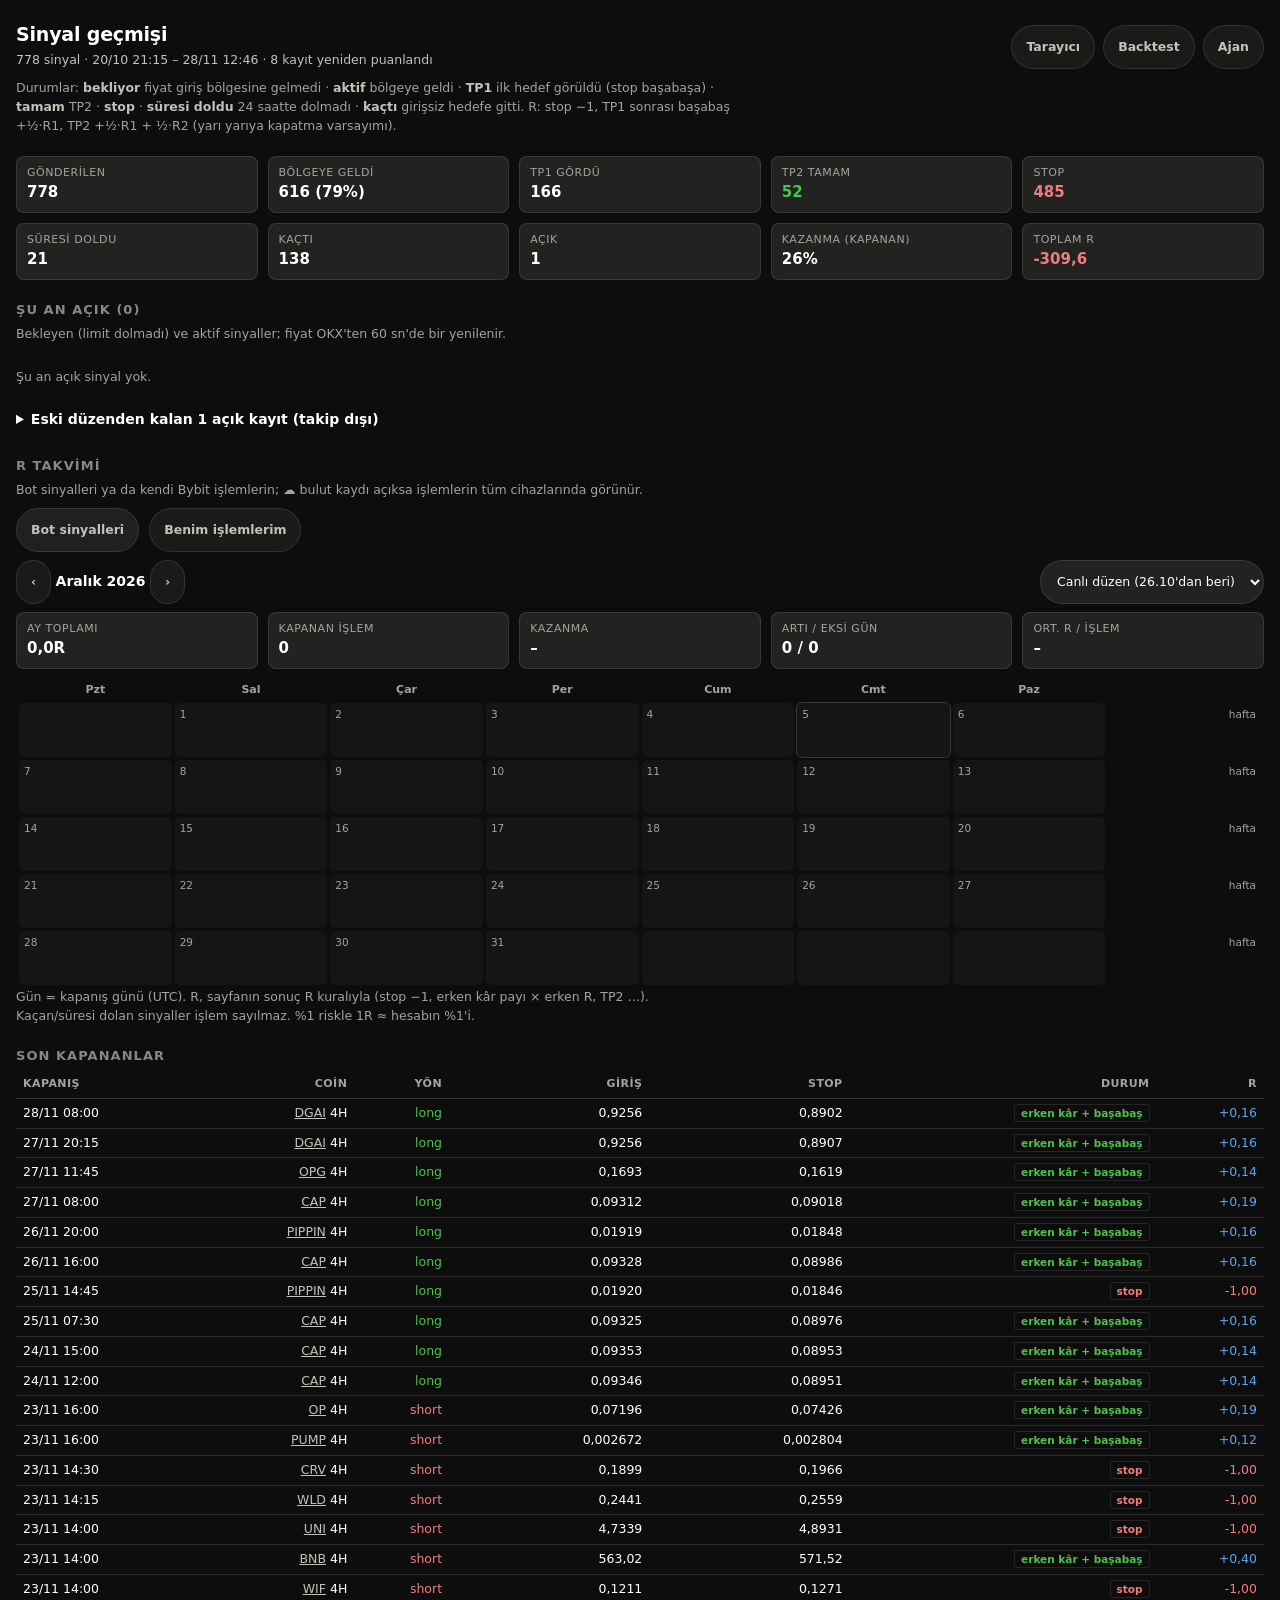
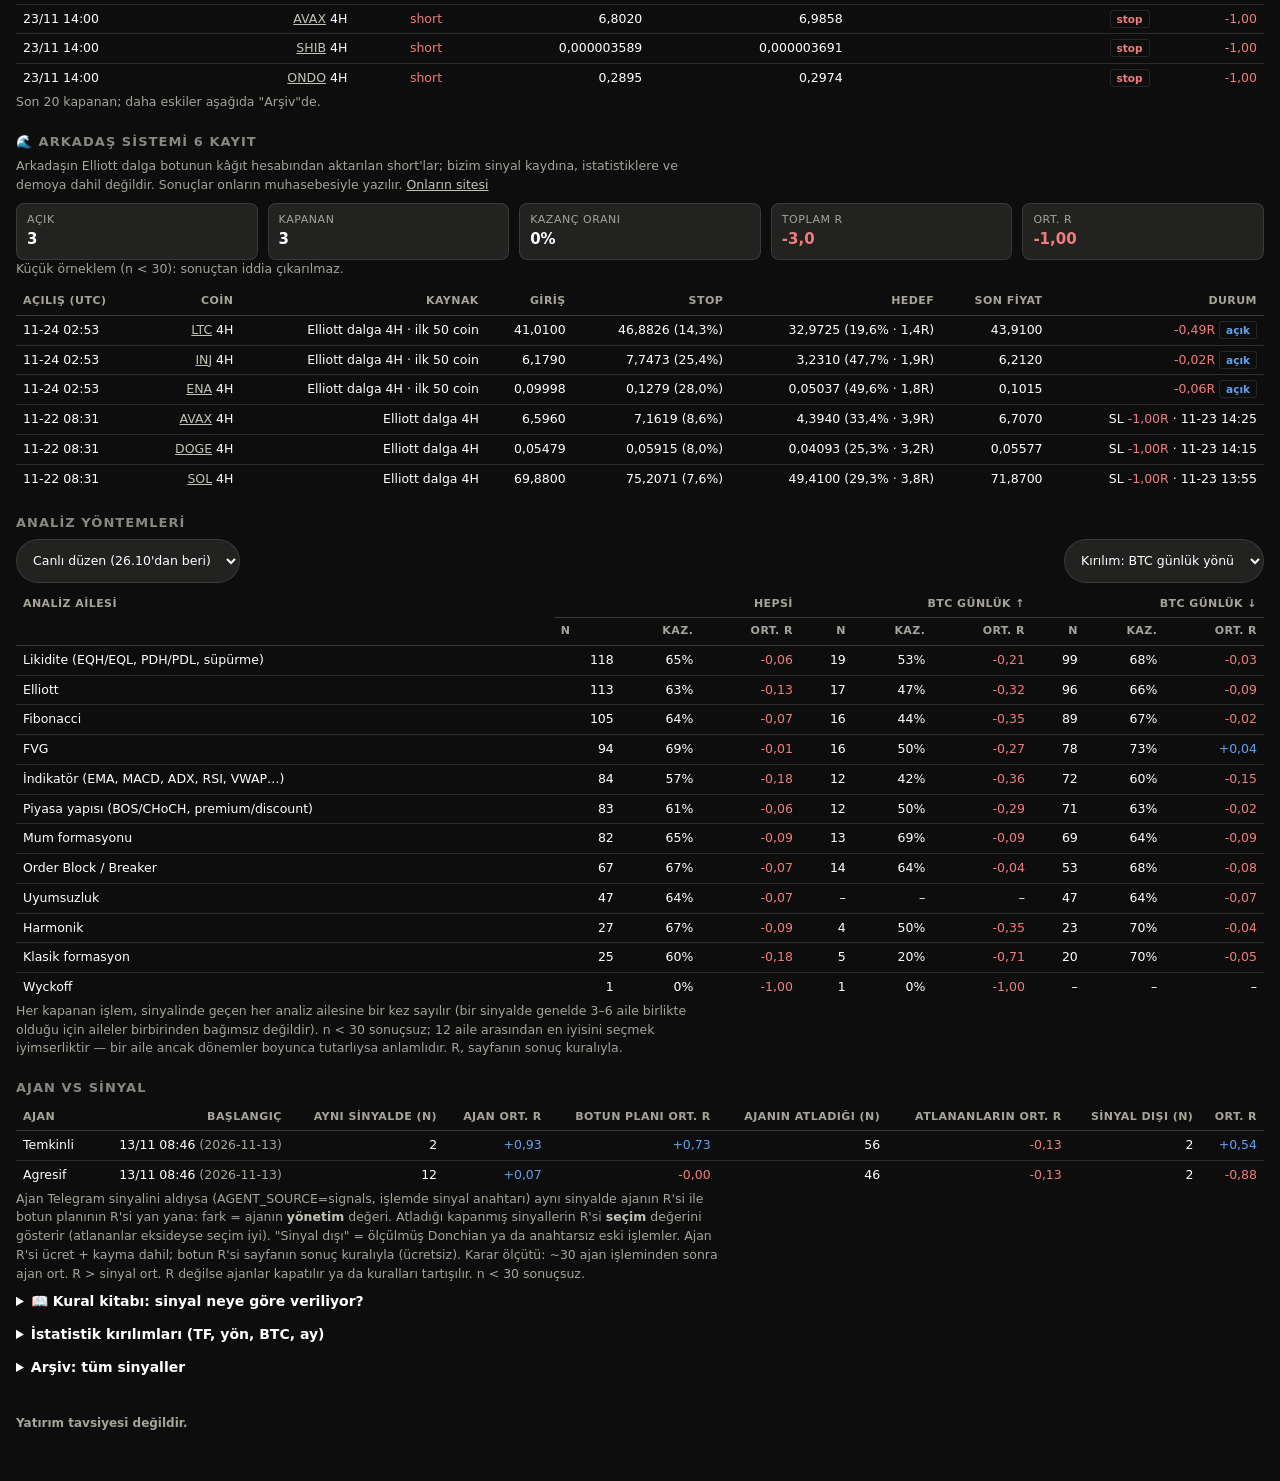
<file: signals.html>
<!doctype html>
<html lang="tr">
<head>
<meta charset="utf-8">
<meta name="viewport" content="width=device-width, initial-scale=1, viewport-fit=cover">
<meta name="color-scheme" content="dark">
<title>Sinyal geçmişi</title>
<meta name="description" content="Botun Telegram'a gönderdiği setup'lar: şu an açık olanlar (canlı fiyat), günlük R takvimi, son kapananlar ve arşiv istatistikleri.">
<link rel="icon" href="data:,">
<link rel="stylesheet" href="src/ui/styles.css?v=2">
<style>
  .tiles { display: grid; gap: 10px; grid-template-columns: repeat(2, minmax(0, 1fr)); }
  @media (min-width: 760px) { .tiles { grid-template-columns: repeat(5, minmax(0, 1fr)); } }
  .stat .v.pos { color: #4cc24c; } .stat .v.neg { color: #ef7d7d; }
  table.grid { border-collapse: collapse; width: 100%; font-size: 12.5px; }
  table.grid th, table.grid td { padding: 5px 7px; text-align: right; white-space: nowrap; font-variant-numeric: tabular-nums; border-top: 1px solid var(--grid); vertical-align: top; }
  table.grid th { color: var(--ink-dim); font-weight: 600; font-size: 11px; text-transform: uppercase; letter-spacing: .04em; border-bottom: 1px solid var(--axis); border-top: 0; }
  table.grid th:first-child, table.grid td:first-child { text-align: left; }
  td.wrap { white-space: normal; text-align: left; min-width: 220px; }
  .tablewrap { overflow-x: auto; }
  .pos { color: #5ea3f0; } .neg { color: #ef7d7d; }
  .st { font-size: 10.5px; font-weight: 700; padding: 2px 6px; border-radius: 3px; border: 1px solid var(--hair); white-space: nowrap; }
  .st.waiting { color: var(--ink-dim); } .st.active { color: #5ea3f0; } .st.tp1 { color: #fab219; } .st.done { color: #4cc24c; } .st.stopped { color: #ef7d7d; } .st.expired, .st.missed, .st.knife { color: var(--ink-muted); } .st.confirming { color: #fab219; } .st.timeout { color: var(--ink-dim); } .st.early, .st.be { color: #4cc24c; }
  section { margin-top: 20px; }
  .cards { display: grid; gap: 10px; grid-template-columns: 1fr; }
  @media (min-width: 760px) { .cards { grid-template-columns: repeat(3, minmax(0, 1fr)); } }
  .card { border: 1px solid var(--hair); border-radius: 6px; padding: 10px 12px; font-size: 12.5px; font-variant-numeric: tabular-nums; }
  .card .h { display: flex; justify-content: space-between; align-items: center; gap: 8px; margin-bottom: 6px; }
  .card .h b { font-size: 14px; } .card .kv { display: grid; grid-template-columns: auto 1fr; gap: 2px 10px; }
  .card .kv span:nth-child(odd) { color: var(--ink-dim); } .card .live { margin-top: 6px; font-weight: 600; }
  .long { color: #4cc24c; } .short { color: #ef7d7d; }
  .cal { width: 100%; border-collapse: separate; border-spacing: 3px; table-layout: fixed; font-variant-numeric: tabular-nums; }
  .cal th { font-size: 11px; color: var(--ink-dim); font-weight: 600; padding: 2px; }
  .cal td { height: 54px; vertical-align: top; border-radius: 5px; padding: 4px 5px; font-size: 11px; background: rgba(255,255,255,.03); }
  .cal td .d { color: var(--ink-dim); font-size: 10.5px; } .cal td .r { font-size: 13px; font-weight: 700; margin-top: 4px; } .cal td .n { color: var(--ink-muted); font-size: 10px; }
  .cal td.p { background: rgba(76,194,76,.16); } .cal td.p .r { color: #4cc24c; } .cal td.m { background: rgba(239,125,125,.16); } .cal td.m .r { color: #ef7d7d; }
  .cal td.today { outline: 1px solid var(--axis); } .cal td.wk { background: transparent; text-align: right; }
  .set-actions .btn[aria-pressed="true"] { border-color: var(--axis); background: rgba(255,255,255,.08); }
  .cloud { margin: 6px 0; } .cloud-body label { display: block; margin: 6px 0; } .cloud-body input { width: min(100%, 340px); }
  .calbar { display: flex; flex-wrap: wrap; gap: 8px; align-items: center; justify-content: space-between; margin-bottom: 8px; }
  details > summary { cursor: pointer; font-weight: 600; margin: 6px 0; }
  .filters { display: flex; flex-wrap: wrap; gap: 8px; align-items: center; margin: 10px 0; }
</style>
</head>
<body>
<div class="wrap">
  <header class="top">
    <div><h1>Sinyal geçmişi</h1><p class="sub" id="sub">Botun gönderdiği tüm setup'lar ve takip sonuçları.</p></div>
    <nav class="nav"><a href="index.html">Tarayıcı</a><a href="backtest.html">Backtest</a><a href="agent.html">Ajan</a></nav>
  </header>
  <p class="note">Durumlar: <b>bekliyor</b> fiyat giriş bölgesine gelmedi · <b>aktif</b> bölgeye geldi · <b>TP1</b> ilk hedef görüldü (stop başabaşa) · <b>tamam</b> TP2 · <b>stop</b> · <b>süresi doldu</b> 24 saatte dolmadı · <b>kaçtı</b> girişsiz hedefe gitti. R: stop −1, TP1 sonrası başabaş +½·R1, TP2 +½·R1 + ½·R2 (yarı yarıya kapatma varsayımı).</p>
  <div id="root"><p class="empty">Yükleniyor…</p></div>
  <footer><strong>Yatırım tavsiyesi değildir.</strong></footer>
</div>
<script type="module">
import { breakdownText, CLOSED, finalR, dailyR, monthGrid, closedTrades, liveInfo, isOpen, familyStats, agentVsSignal, planOpenR, applyRescore } from './src/ui/signals-lib.js';
import { friendSummary, friendRows } from './src/ui/friend-lib.js';
import { okxGet } from './src/data/okx.js';
import { parseClosedPnl, dailyTrades } from './src/trades/bybit.js';
import { bybitOf, bybitPx } from './src/data/bybit-symbols.js';
import { loadCloud, syncDoc } from './src/sync/cloud.js';
import { mountCloudForm } from './src/sync/cloud-ui.js';
const fmt = (x, d = 2) => (Number.isFinite(x) ? x.toLocaleString('tr-TR', { minimumFractionDigits: d, maximumFractionDigits: d }) : '–');
const fp = (p) => { if (!Number.isFinite(p)) return '–'; const a = Math.abs(p); const d = a >= 1000 ? 1 : a >= 100 ? 2 : a >= 1 ? 4 : Math.min(11, Math.ceil(-Math.log10(a)) + 3); return fmt(p, d); };
const dt = (ms) => (ms ? new Date(ms).toLocaleString('tr-TR', { day: '2-digit', month: '2-digit', hour: '2-digit', minute: '2-digit' }) : '–');
const cls = (x) => (x > 0 ? 'pos' : x < 0 ? 'neg' : '');
const esc = (s) => String(s ?? '').replace(/[&<>]/g, (c) => ({ '&': '&amp;', '<': '&lt;', '>': '&gt;' }[c]));
const ST = { waiting: 'bekliyor', active: 'aktif', tp1: 'TP1', done: 'tamam', stopped: 'stop', expired: 'süresi doldu', missed: 'kaçtı', confirming: 'teyit bekliyor', knife: 'düşen bıçak – iptal', timeout: 'zaman stopu', early: 'erken kâr alındı', be: 'erken kâr + başabaş' };
function stats(list) {
  const n = list.length;
  const filled = list.filter((s) => s.status !== 'waiting' && s.status !== 'expired' && s.status !== 'missed' && s.status !== 'confirming' && s.status !== 'knife');
  const c = (st) => list.filter((s) => s.status === st).length;
  const tp1Seen = list.filter((s) => s.status === 'tp1' || s.status === 'done' || s.status === 'early' || s.status === 'be' || s.tp1At).length;
  const traded = list.filter((s) => s.status === 'stopped' || s.status === 'done' || s.status === 'timeout' || s.status === 'be');
  const Rs = traded.map(finalR).filter((x) => x != null);
  const sumR = Rs.reduce((a, b) => a + b, 0);
  return { n, filled: filled.length, fillRate: n ? filled.length / n : 0, stopped: c('stopped'), tp1: tp1Seen, done: c('done'), expired: c('expired'), missed: c('missed'), open: list.filter((s) => !CLOSED.has(s.status)).length, traded: traded.length, winRate: Rs.length ? Rs.filter((r) => r > 0).length / Rs.length : 0, avgR: Rs.length ? sumR / Rs.length : 0, totalR: sumR };
}
const row = (name, s) => `<tr><td>${esc(name)}</td><td>${s.n}</td><td>${s.filled} (${fmt(s.fillRate * 100, 0)}%)</td><td>${s.tp1}</td><td>${s.done}</td><td>${s.stopped}</td><td>${s.expired}</td><td>${s.missed}</td><td>${s.open}</td><td>${fmt(s.winRate * 100, 0)}%</td><td class="${cls(s.avgR)}">${fmt(s.avgR)}</td><td class="${cls(s.totalR)}">${fmt(s.totalR, 1)}</td></tr>`;
const head = '<thead><tr><th>Kırılım</th><th>Gönderilen</th><th>Bölgeye geldi</th><th>TP1</th><th>TP2</th><th>Stop</th><th>Süresi doldu</th><th>Kaçtı</th><th>Açık</th><th>Kazanma</th><th>Ort. R</th><th>Toplam R</th></tr></thead>';
/** İşlem süresince BTC getirisi (%): gönderimden kapanışa; kapanmamışsa null. */
const btcPct = (s) => (s.btcAtSend && s.btcAtClose ? (s.btcAtClose / s.btcAtSend - 1) * 100 : null);
const btcBucket = (s) => { const b = btcPct(s); return b == null ? null : b < -1 ? 'BTC < −1%' : b > 1 ? 'BTC > +1%' : 'BTC ±1%'; };
const adverse = (s) => { const b = btcPct(s); return b != null && ((s.direction === 'long' && b < 0) || (s.direction === 'short' && b > 0)); };
const btcCorr = (list) => { const pts = list.filter((s) => (s.status === 'stopped' || s.status === 'done') && btcPct(s) != null).map((s) => [(s.direction === 'long' ? 1 : -1) * btcPct(s), finalR(s)]); const n = pts.length; if (n < 10) return null; const mx = pts.reduce((a, p) => a + p[0], 0) / n, my = pts.reduce((a, p) => a + p[1], 0) / n; let sxy = 0, sxx = 0, syy = 0; for (const [x, y] of pts) { sxy += (x - mx) * (y - my); sxx += (x - mx) ** 2; syy += (y - my) ** 2; } return sxx && syy ? sxy / Math.sqrt(sxx * syy) : null; };
const by = (list, f) => { const m = new Map(); for (const s of list) { const k = f(s) ?? '–'; if (!m.has(k)) m.set(k, []); m.get(k).push(s); } return [...m.entries()].map(([k, v]) => row(k, stats(v))).join(''); };
let items = [], page = 0;
const rsMark = (s) => (s.rescored ? ` <span class="note" title="${esc(`Yeniden puanlandı (${s.rescored.at ?? '–'}): kayıt "${s.rescored.from}" idi. ${s.rescored.reason ?? ''}`).replace(/"/g, '&quot;')}">↻</span>` : '');
function renderList() {
  const tf = document.querySelector('#fTf').value, dir = document.querySelector('#fDir').value, st = document.querySelector('#fSt').value, q = document.querySelector('#fQ').value.trim().toUpperCase();
  let list = [...items].reverse().filter((s) => (!tf || s.tf === tf) && (!dir || s.direction === dir) && (!st || (st === 'open' ? !CLOSED.has(s.status) : s.status === st)) && (!q || s.coin.includes(q)));
  const PAGE = 50, pages = Math.max(1, Math.ceil(list.length / PAGE)); page = Math.min(page, pages - 1);
  const slice = list.slice(page * PAGE, (page + 1) * PAGE);
  document.querySelector('#list').innerHTML = `<div class="tablewrap"><table class="grid"><thead><tr><th>Gönderim</th><th>Coin</th><th>Yön</th><th>Puan</th><th>MTF</th><th>Karar</th><th>Giriş bölgesi</th><th>Stop</th><th>TP1 / TP2</th><th>R:R</th><th>Durum</th><th>Sonuç R</th><th>BTC %</th><th>vs BTC</th><th class="wrap">Yapılar / gerekçe</th></tr></thead><tbody>${slice.map((s) => { const R = finalR(s); return `<tr><td>${dt(s.sentAt)}</td><td><a href="https://www.tradingview.com/chart/?symbol=OKX:${esc(s.coin)}USDT.P" target="_blank" rel="noopener">${esc(s.coin)}</a> ${esc(s.tf)}</td><td>${s.direction === 'long' ? '🟢 LONG' : '🔴 SHORT'}</td><td${s.bd ? ` title="${esc(breakdownText(s))}"` : ''}>${s.score ?? '–'}</td><td>${(s.mtf || []).join('+') || '–'}</td><td>${esc(s.trade || '–')} / ${esc(s.confidence || '–')}</td><td>${s.zone ? `${fp(s.zone[0])} – ${fp(s.zone[1])}` : fp(s.entry)}</td><td>${fp(s.stop)}</td><td>${fp(s.tp1)} / ${fp(s.tp2)}</td><td>${fmt(s.rr1, 1)} / ${fmt(s.rr, 1)}</td><td><span class="st ${s.status}">${ST[s.status] || s.status}</span>${rsMark(s)}</td><td class="${cls(R)}">${R == null ? '–' : fmt(R)}</td><td class="${cls(btcPct(s))}">${btcPct(s) == null ? '–' : fmt(btcPct(s), 1)}</td><td class="${cls(s.rsBtc)}">${s.rsBtc == null ? '–' : fmt(s.rsBtc, 1)}</td><td class="wrap">${esc((s.signals || []).slice(0, 6).join(' · '))}${s.reason ? `<br><i>${esc(s.reason.slice(0, 240))}</i>` : ''}</td></tr>`; }).join('')}</tbody></table></div>
  <div class="pager" style="display:flex;gap:8px;align-items:center;margin-top:8px"><button type="button" class="btn" id="prev" ${page === 0 ? 'disabled' : ''}>‹</button><span class="count">${page + 1} / ${pages} · ${list.length} kayıt</span><button type="button" class="btn" id="next" ${page >= pages - 1 ? 'disabled' : ''}>›</button></div>`;
  document.querySelector('#prev')?.addEventListener('click', () => { page--; renderList(); });
  document.querySelector('#next')?.addEventListener('click', () => { page++; renderList(); });
}
const RECENT = 20, LIVE_FROM = Date.UTC(2026, 9, 26); // canlı düzen: ilk sinyal 26.10 00:00 UTC (24.10 00–08 UTC'deki 46 sinyal eski düzenden, ayarlar devreye girmeden)
const STALE_MS = 7 * 864e5; const isStale = (s) => s.sentAt < LIVE_FROM || Date.now() - (s.activeAt || s.sentAt) > STALE_MS; // takip dışı kalmış açık kayıt
let calY, calM, calScope = 'live', calSrc = 'bot', prices = {};
// Gerçek işlemler (Bybit Closed P&L CSV): yerel + ☁ özel depo 'trades.json'. Repo herkese açık → veri buraya girmez.
const TR_KEY = 'cta-trades-v1';
const loadTrades = () => { try { const d = JSON.parse(localStorage.getItem(TR_KEY) || 'null'); return d && Array.isArray(d.items) ? d : { items: [], deleted: [], meta: {} }; } catch { return { items: [], deleted: [], meta: {} }; } };
const saveTrades = (d) => { try { localStorage.setItem(TR_KEY, JSON.stringify(d)); } catch { /* */ } };
let trades = loadTrades(), cloudMsg = '';
const riskUnit = () => +(trades.meta?.riskUnit) > 0 ? +trades.meta.riskUnit : 1;
async function syncTrades() {
  const cfg = loadCloud(); if (!cfg) return;
  try { trades = await syncDoc(cfg, 'trades.json', trades); saveTrades(trades); cloudMsg = `☁ eşitlendi ${new Date().toLocaleTimeString('tr-TR', { hour: '2-digit', minute: '2-digit' })} · ${trades.items.length} kapanış`; }
  catch (e) { cloudMsg = `☁ eşitlenemedi: ${e.message}`; }
  if (calSrc === 'mine') renderCal();
}
const sgn = (x, d = 2) => (Number.isFinite(x) ? (x > 0 ? '+' : '') + fmt(x, d) : '–');
const tvLink = (s) => `<a href="https://www.tradingview.com/chart/?symbol=OKX:${esc(s.coin)}USDT.P" target="_blank" rel="noopener">${esc(s.coin)}</a>`;
function renderOpen() {
  const all = items.filter(isOpen).sort((a, b) => b.sentAt - a.sentAt), stale = all.filter(isStale), open = all.filter((s) => !isStale(s));
  document.querySelector('#openCount').textContent = `(${open.length})`;
  document.querySelector('#stale').innerHTML = stale.length ? `<details><summary>Eski düzenden kalan ${stale.length} açık kayıt (takip dışı)</summary><p class="note">24.10 öncesi (15m/1H) ya da 7 günden eski açık kayıtlar: bot bu mumları artık taramadığı (TF kapalı / coin listeden düştü) için kapanmadılar; sonuçları bilinmiyor.</p><div class="tablewrap"><table class="grid"><thead><tr><th>Gönderim</th><th>Coin</th><th>Yön</th><th>Giriş</th><th>Stop</th><th>Durum</th></tr></thead><tbody>${stale.map((s) => `<tr><td>${dt(s.sentAt)}</td><td>${tvLink(s)} ${esc(s.tf)}</td><td class="${s.direction}">${s.direction}</td><td>${fp(s.entry)}</td><td>${fp(s.stop)}</td><td><span class="st ${s.status}">${ST[s.status] || s.status}</span></td></tr>`).join('')}</tbody></table></div></details>` : '';
  document.querySelector('#open').innerHTML = open.length ? open.map((s) => {
    const px = prices[s.coin], li = liveInfo(s, px), filled = s.status !== 'waiting' && s.status !== 'confirming';
    const pr = li && filled ? planOpenR(s, li.uR) : null;
    const live = !li ? 'fiyat yok' : filled ? (pr?.beStop ? `Fiyat ${fp(px)} · plan <span class="${cls(pr.R)}">${sgn(pr.R)}R</span> (kilitli ${sgn(pr.locked)}R + kalan %${fmt(pr.openShare * 100, 0)} açık) · fiyat hareketi ${sgn(li.uR)}R` : `Fiyat ${fp(px)} · <span class="${cls(li.uR)}">${sgn(li.uR)}R</span> (gerçekleşmemiş)`) : `Fiyat ${fp(px)} · girişe ${fmt(Math.abs(li.toEntryPct), 2)}% ${li.toEntryPct > 0 ? 'uzakta' : '(bölgede/öte)'}`;
    return `<div class="card"><div class="h"><b>${tvLink(s)} ${esc(s.tf)} <span class="${s.direction}">${s.direction === 'long' ? 'LONG' : 'SHORT'}</span></b><span class="st ${s.status}">${ST[s.status] || s.status}</span></div>
      <div class="kv"><span>Giriş</span><span>${fp(s.entry)}${s.zone ? ` (bölge ${fp(s.zone[0])}–${fp(s.zone[1])})` : ''}</span><span>Stop</span><span>${s.status === 'early' && s.midAt && s.midStop === 'early' ? `<b>erken hedef ${fp(s.early)}</b> · ilk ${fp(s.stop)}` : s.status === 'early' || s.status === 'tp1' ? `<b>giriş (başa baş)</b> · ilk ${fp(s.stop)}` : `${fp(s.stop)} (%${fmt((Math.abs(s.entry - s.stop) / s.entry) * 100, 2)})`}</span>${s.early ? `<span>Erken kâr</span><span>${fp(s.early)} (%${fmt((s.earlyPortion ?? 0.8) * 100, 0)})</span>` : ''}<span>TP1 / TP2</span><span>${fp(s.tp1)} / ${fp(s.tp2)}</span>${(() => { const b = bybitOf(s.coin); return b.mult > 1 ? `<span>Bybit</span><span><a href="https://www.tradingview.com/chart/?symbol=BYBIT:${b.sym}.P" target="_blank" rel="noopener">${esc(b.sym)}</a> (×${b.mult.toLocaleString('tr-TR')}): giriş ${bybitPx(s.coin, s.entry)} · stop ${bybitPx(s.coin, s.stop)}${s.early ? ` · erken ${bybitPx(s.coin, s.early)}` : ''} · TP1 ${bybitPx(s.coin, s.tp1)} · TP2 ${bybitPx(s.coin, s.tp2)}</span>` : ''; })()}<span>Gönderim</span><span>${dt(s.sentAt)}${s.activeAt ? ` · dolum ${dt(s.activeAt)}` : ''}</span></div>
      <div class="live">${live}</div></div>`;
  }).join('') : '<p class="empty">Şu an açık sinyal yok.</p>';
}
async function loadPrices() {
  try { const t = await okxGet('/api/v5/market/tickers', { instType: 'SWAP' }); prices = Object.fromEntries(t.filter((x) => x.instId.endsWith('-USDT-SWAP')).map((x) => [x.instId.replace('-USDT-SWAP', ''), +x.last])); document.querySelector('#openNote').textContent = `Bekleyen (limit dolmadı) ve aktif sinyaller · fiyat OKX ${new Date().toLocaleTimeString('tr-TR', { hour: '2-digit', minute: '2-digit' })}`; }
  catch (e) { document.querySelector('#openNote').textContent = `Canlı fiyat alınamadı (${e.message}); kartlar fiyatsız.`; }
  renderOpen();
}
function renderCal() {
  const mine = calSrc === 'mine';
  const scoped = calScope === 'live' ? items.filter((s) => s.sentAt >= LIVE_FROM) : items;
  const m = mine ? dailyTrades(trades.items, riskUnit()) : dailyR(scoped), weeks = monthGrid(calY, calM), today = new Date().toISOString().slice(0, 10);
  const monthKey = `${calY}-${String(calM + 1).padStart(2, '0')}`; let mR = 0, mN = 0, mW = 0, pd = 0, nd = 0;
  for (const [k, v] of Object.entries(m)) if (k.startsWith(monthKey)) { mR += v.R; mN += v.n; mW += v.win; if (v.R > 0) pd++; else if (v.R < 0) nd++; }
  const name = new Date(Date.UTC(calY, calM, 1)).toLocaleDateString('tr-TR', { month: 'long', year: 'numeric', timeZone: 'UTC' });
  const cell = (c) => { if (!c) return '<td></td>'; const v = m[c.key]; const k = v ? (v.R > 0 ? 'p' : v.R < 0 ? 'm' : '') : ''; return `<td class="${k}${c.key === today ? ' today' : ''}"><div class="d">${c.day}</div>${v ? `<div class="r">${sgn(v.R, 1)}</div><div class="n">${mine ? `${sgn(v.usd)} $ · ` : ''}${v.n} işlem</div>` : ''}</td>`; };
  const wk = (w) => { let r = 0, n = 0; for (const c of w) if (c && m[c.key]) { r += m[c.key].R; n += m[c.key].n; } return `<td class="wk"><div class="d">hafta</div>${n ? `<div class="r ${cls(r)}">${sgn(r, 1)}</div>` : ''}</td>`; };
  let mUsd = 0; if (mine) for (const [k, v] of Object.entries(m)) if (k.startsWith(monthKey)) mUsd += v.usd;
  document.querySelector('#cal').innerHTML = `<div class="calbar"><div class="set-actions"><button type="button" class="btn" id="srcBot" aria-pressed="${!mine}">Bot sinyalleri</button><button type="button" class="btn" id="srcMine" aria-pressed="${mine}">Benim işlemlerim</button></div></div>
    ${mine ? `<div class="calbar"><div class="set-actions"><label class="btn" style="cursor:pointer">Bybit CSV yükle<input type="file" id="trCsv" accept=".csv,text/csv" hidden></label><label>1R = <input type="number" id="trUnit" min="0.01" step="0.01" value="${riskUnit()}" style="width:70px"> $</label><span class="count">${trades.items.length} kapanış kaydı</span></div><span class="note">${esc(cloudMsg || (loadCloud() ? '' : 'Bulut kapalı: kayıtlar yalnız bu tarayıcıda.'))}</span></div><div id="trCloud"></div>` : ''}
    <div class="calbar"><div><button type="button" class="btn" id="cPrev">‹</button> <b style="text-transform:capitalize">${name}</b> <button type="button" class="btn" id="cNext">›</button></div>
    ${mine ? '' : `<select id="cScope"><option value="live" ${calScope === 'live' ? 'selected' : ''}>Canlı düzen (26.10'dan beri)</option><option value="all" ${calScope === 'all' ? 'selected' : ''}>Tüm sinyaller</option></select>`}</div>
    <div class="tiles" style="margin-bottom:8px"><div class="stat"><div class="k">Ay toplamı</div><div class="v ${cls(mR)}">${sgn(mR, 1)}R</div>${mine ? `<div class="k">${sgn(mUsd)} $</div>` : ''}</div><div class="stat"><div class="k">Kapanan işlem</div><div class="v">${mN}</div></div><div class="stat"><div class="k">Kazanma</div><div class="v">${mN ? fmt((mW / mN) * 100, 0) + '%' : '–'}</div></div><div class="stat"><div class="k">Artı / eksi gün</div><div class="v">${pd} / ${nd}</div></div><div class="stat"><div class="k">Ort. R / işlem</div><div class="v ${cls(mR)}">${mN ? sgn(mR / mN) : '–'}</div></div></div>
    <div class="tablewrap"><table class="cal"><thead><tr>${['Pzt', 'Sal', 'Çar', 'Per', 'Cum', 'Cmt', 'Paz', ''].map((d) => `<th>${d}</th>`).join('')}</tr></thead><tbody>${weeks.map((w) => `<tr>${w.map(cell).join('')}${wk(w)}</tr>`).join('')}</tbody></table></div>
    <p class="note">${mine ? 'Bybit "Closed P&L" dışa aktarımı (Orders → geçmiş → P&L → dışa aktar). Her satır bir kapanış (kısmi kapanışlar ayrı); K/Z ücretler düşülmüş net. R = K/Z ÷ "1R" tutarı (Deney B: 1 $). Aynı CSV tekrar yüklenirse kayıtlar çiftlenmez. Gün = kapanış günü (UTC).' : `Gün = kapanış günü (UTC). R, sayfanın sonuç R kuralıyla (stop −1, erken kâr payı × erken R, TP2 …). Kaçan/süresi dolan sinyaller işlem sayılmaz. %1 riskle 1R ≈ hesabın %1'i.`}</p>`;
  document.querySelector('#cPrev').addEventListener('click', () => { if (--calM < 0) { calM = 11; calY--; } renderCal(); });
  document.querySelector('#cNext').addEventListener('click', () => { if (++calM > 11) { calM = 0; calY++; } renderCal(); });
  document.querySelector('#cScope')?.addEventListener('change', (e) => { calScope = e.target.value; renderCal(); });
  document.querySelector('#srcBot').addEventListener('click', () => { calSrc = 'bot'; renderCal(); });
  document.querySelector('#srcMine').addEventListener('click', () => { calSrc = 'mine'; renderCal(); syncTrades(); });
  if (mine) {
    mountCloudForm(document.querySelector('#trCloud'), () => syncTrades());
    document.querySelector('#trUnit').addEventListener('change', (e) => { const v = +e.target.value; if (v > 0) { trades = { ...trades, meta: { ...trades.meta, riskUnit: v } }; saveTrades(trades); renderCal(); syncTrades(); } });
    document.querySelector('#trCsv').addEventListener('change', async (e) => {
      const f = e.target.files?.[0]; if (!f) return;
      const rows = parseClosedPnl(await f.text()); const ids = new Set(trades.items.map((x) => x.id)); const add = rows.filter((x) => !ids.has(x.id));
      trades = { ...trades, items: [...add, ...trades.items].sort((a, b) => b.t - a.t) }; saveTrades(trades);
      cloudMsg = `${rows.length} satır okundu, ${add.length} yeni kapanış eklendi.`;
      if (add.length) { const last = new Date(Math.max(...add.map((x) => x.t))); calY = last.getUTCFullYear(); calM = last.getUTCMonth(); }
      renderCal(); syncTrades();
    });
  }
}
function renderRecent() {
  const list = closedTrades(items).slice(0, RECENT);
  document.querySelector('#recent').innerHTML = list.length ? `<div class="tablewrap"><table class="grid"><thead><tr><th>Kapanış</th><th>Coin</th><th>Yön</th><th>Giriş</th><th>Stop</th><th>Durum</th><th>R</th></tr></thead><tbody>${list.map((s) => { const R = finalR(s); return `<tr><td>${dt(s.closedAt || s.updatedAt)}</td><td>${tvLink(s)} ${esc(s.tf)}</td><td class="${s.direction}">${s.direction}</td><td>${fp(s.entry)}</td><td>${fp(s.stop)}</td><td><span class="st ${s.status}">${ST[s.status] || s.status}</span>${rsMark(s)}</td><td class="${cls(R)}">${sgn(R)}</td></tr>`; }).join('')}</tbody></table></div><p class="note">Son ${RECENT} kapanan; daha eskiler aşağıda "Arşiv"de.</p>` : '<p class="empty">Henüz kapanan işlem yok.</p>';
}
let famScope = 'live', famSplit = 'btc';
function renderFam() {
  const scoped = famScope === 'live' ? items.filter((s) => s.sentAt >= LIVE_FROM) : items;
  const SPL = { btc: { f: (s) => (s.btcRead?.daily === 'up' ? 'BTC günlük ↑' : s.btcRead?.daily === 'down' ? 'BTC günlük ↓' : null), keys: ['BTC günlük ↑', 'BTC günlük ↓'] },
    dir: { f: (s) => s.direction, keys: ['long', 'short'] },
    month: { f: (s) => new Date(s.closedAt || s.sentAt).toISOString().slice(0, 7), keys: [...new Set(scoped.filter((s) => s.closedAt).map((s) => new Date(s.closedAt).toISOString().slice(0, 7)))].sort().slice(-3) } };
  const sp = SPL[famSplit], rows = familyStats(scoped, sp.f);
  const cell = (o) => (o && o.n ? `<td>${o.n}</td><td>${fmt(o.win * 100, 0)}%</td><td class="${cls(o.avgR)}">${sgn(o.avgR)}</td>` : '<td>–</td><td>–</td><td>–</td>');
  document.querySelector('#fam').innerHTML = `<div class="calbar"><select id="fScope"><option value="live" ${famScope === 'live' ? 'selected' : ''}>Canlı düzen (26.10'dan beri)</option><option value="all" ${famScope === 'all' ? 'selected' : ''}>Tüm sinyaller</option></select>
    <select id="fSplit"><option value="btc" ${famSplit === 'btc' ? 'selected' : ''}>Kırılım: BTC günlük yönü</option><option value="dir" ${famSplit === 'dir' ? 'selected' : ''}>Kırılım: long / short</option><option value="month" ${famSplit === 'month' ? 'selected' : ''}>Kırılım: son 3 ay</option></select></div>
    <div class="tablewrap"><table class="grid"><thead><tr><th rowspan="2">Analiz ailesi</th><th colspan="3">Hepsi</th>${sp.keys.map((k) => `<th colspan="3">${esc(k)}</th>`).join('')}</tr><tr>${['', ...sp.keys].map(() => '<th>n</th><th>Kaz.</th><th>Ort. R</th>').join('')}</tr></thead>
    <tbody>${rows.map((r) => `<tr><td>${esc(r.family)}</td>${cell(r.all)}${sp.keys.map((k) => cell(r.parts[k])).join('')}</tr>`).join('')}</tbody></table></div>
    <p class="note">Her kapanan işlem, sinyalinde geçen her analiz ailesine bir kez sayılır (bir sinyalde genelde 3–6 aile birlikte olduğu için aileler birbirinden bağımsız değildir). n &lt; 30 sonuçsuz; 12 aile arasından en iyisini seçmek iyimserliktir — bir aile ancak dönemler boyunca tutarlıysa anlamlıdır. R, sayfanın sonuç kuralıyla.</p>`;
  document.querySelector('#fScope').addEventListener('change', (e) => { famScope = e.target.value; renderFam(); });
  document.querySelector('#fSplit').addEventListener('change', (e) => { famSplit = e.target.value; renderFam(); });
}
async function renderAvs() {
  const accts = [];
  for (const id of ['temkinli', 'agresif']) { try { const r = await fetch(`docs/agent/${id}.json`, { cache: 'no-store' }); if (r.ok) accts.push(await r.json()); } catch { /* yok */ } }
  if (!accts.length) { document.querySelector('#avs').innerHTML = '<p class="empty">Ajan hesabı okunamadı.</p>'; return; }
  const v = (x, d = 2) => (x == null ? '–' : sgn(x, d));
  const rows = accts.map((a) => { const since = a.resetAt || LIVE_FROM; const c = agentVsSignal(a.trades || [], items, since); return { a, since, c }; });
  document.querySelector('#avs').innerHTML = `<div class="tablewrap"><table class="grid"><thead><tr><th>Ajan</th><th>Başlangıç</th><th>Aynı sinyalde (n)</th><th>Ajan ort. R</th><th>Botun planı ort. R</th><th>Ajanın atladığı (n)</th><th>Atlananların ort. R</th><th>Sinyal dışı (n)</th><th>Ort. R</th></tr></thead>
    <tbody>${rows.map(({ a, since, c }) => `<tr><td>${esc(a.label)}</td><td>${dt(since)}${a.resetLabel ? ` <span class="note">(${esc(a.resetLabel)})</span>` : ''}</td><td>${c.taken.n}</td><td class="${cls(c.taken.agentR)}">${v(c.taken.agentR)}</td><td class="${cls(c.taken.signalR)}">${v(c.taken.signalR)}${c.taken.signalN < c.taken.n ? ` <span class="note">(${c.taken.signalN} kapandı)</span>` : ''}</td><td>${c.skipped.n}</td><td class="${cls(c.skipped.avgR)}">${v(c.skipped.avgR)}</td><td>${c.agentOnly.n}</td><td class="${cls(c.agentOnly.avgR)}">${v(c.agentOnly.avgR)}</td></tr>`).join('')}</tbody></table></div>
    <p class="note">Ajan Telegram sinyalini aldıysa (AGENT_SOURCE=signals, işlemde sinyal anahtarı) aynı sinyalde ajanın R'si ile botun planının R'si yan yana: fark = ajanın <b>yönetim</b> değeri. Atladığı kapanmış sinyallerin R'si <b>seçim</b> değerini gösterir (atlananlar eksideyse seçim iyi). "Sinyal dışı" = ölçülmüş Donchian ya da anahtarsız eski işlemler. Ajan R'si ücret + kayma dahil; botun R'si sayfanın sonuç kuralıyla (ücretsiz). Karar ölçütü: ~30 ajan işleminden sonra ajan ort. R &gt; sinyal ort. R değilse ajanlar kapatılır ya da kuralları tartışılır. n &lt; 30 sonuçsuz.</p>`;
}
async function renderRules() {
  let rv = null; try { const r = await fetch('docs/agent/review.json', { cache: 'no-store' }); if (r.ok) rv = await r.json(); } catch { /* yok */ }
  const m = rv?.latest?.metrics?.rules || rv?.reports?.[0]?.metrics?.rules, cur = m?.currentRules;
  document.querySelector('#rulesBody').innerHTML = `
    <h3>Şu an etkin kural (botun yayınladığı)</h3><p class="note">${esc(m?.label || 'okunamadı')}${m?.since ? ` · ${dt(m.since)}'den beri` : ''}${cur ? ` · ${cur.sent} gönderim, ${cur.closed} kapanış, kazanma %${fmt(cur.winRate * 100, 0)}, ort. ${sgn(cur.avgR)}R` : ''}</p>
    <ol class="note">
      <li><b>Tarama:</b> 15 dakikada bir OKX vadelilerinde hacme göre ilk 100 coin × 15m/1H/4H taranır; 12 analiz ailesi (aşağıdaki tablo) yapı bulur, aynı fiyat bölgesindeki yapılar kümelenip ağırlıklı puanlanır. Telegram'a yalnız <b>4H</b> gider (15m/1H kapalı).</li>
      <li><b>Long filtreleri (4H):</b> puan ≥ 65 · çoklu TF uyumu serbest · coin'in günlük eğilimi long yönünde (üst TF) · fiyat bölgede değilse (yalnız limit) · hafta sonu (UTC Cmt/Paz) gönderim yok · aynı coin/yön 6 saat tekrar yok.</li>
      <li><b>Short filtreleri (ek, varsayılan; Variables SHORT_RULE ile değişebilir):</b> puan ≥ 75 · çoklu TF uyumu zorunlu · ADX ≥ 30 ve yön uyumlu · EMA200'ün altında · BTC rejimi düşüş · 12 saat tekrar yok.</li>
      <li><b>Plan:</b> giriş = küme bölgesinin fiyata yakın kenarı (limit) · stop = yapının ötesi + 0,3 ATR (0,6–3 ATR, fiyatın ≤ %5'i) · TP1/TP2 küme hedefleri, TP2 en az 2R · fiyat bölgeden 3 ATR'den uzaksa plan yok.</li>
      <li><b>Yönetim:</b> girişten %1,2 kârda (erken hedef) pozisyonun %80'i kapanır, stop girişe; kalan %20 TP2'ye ya da başa baş. Limit <b>24 saatte</b> dolmazsa iptal ("süresi doldu"); fiyat girişe gelmeden TP1'e giderse "kaçtı". Düşen bıçak: bölgeye çok hızlı gelirse (yaklaşma &gt; 2 ATR ya da dolum mumu &gt; 1,5 ATR) teyit mumu beklenir.</li>
      <li><b>R hesabı:</b> stop −1R · erken kâr + başa baş = 0,8 × erken R · erken kâr + TP2 = 0,8 × erken R + 0,2 × TP2 R. Kaldıraç tavanı ⌊100 ÷ (stop % × 1,5)⌋ (≤ 20x), izole marjin, adet = risk $ ÷ (giriş − stop). Bybit'te çarpanlı sembollerde (1000PEPE, SHIB1000…) mesajdaki "Bybit" satırını kullan.</li>
      <li><b>Ölçüm durumu:</b> 12 ay tarama (gerçekçi dolum sırası) ≈ 0R (eğitim −0,04 / doğr. +0,07R); canlı 26.10'dan beri bkz. üstteki sayı. Kural değişikliği yalnız ölçümle ve Variables'tan.</li>
    </ol>`;
}
function friendUtc(ms) { return Number.isFinite(ms) ? new Date(ms).toISOString().slice(5, 16).replace('T', ' ') : '–'; }
async function renderFriend() {
  const box = document.querySelector('#friend'), cnt = document.querySelector('#friendCount');
  let f = null;
  try { const r = await fetch('docs/signals/friend.json', { cache: 'no-store' }); if (r.ok) f = await r.json(); } catch { f = null; }
  const arr = f && Array.isArray(f.items) ? f.items : [];
  const note = '<p class="note">Arkadaşın Elliott dalga botunun kâğıt hesabından aktarılan short\'lar; bizim sinyal kaydına, istatistiklere ve demoya dahil değildir. Sonuçlar onların muhasebesiyle yazılır. <a href="https://klonnist.github.io/Hasanwavebot/" target="_blank" rel="noopener">Onların sitesi</a></p>';
  if (!arr.length) { cnt.textContent = ''; box.innerHTML = `${note}<p class="empty">Henüz kayıt yok.</p>`; return; }
  const sm = friendSummary(arr), rows = friendRows(arr);
  cnt.textContent = `${arr.length} kayıt`;
  const tiles = [['Açık', sm.open], ['Kapanan', sm.closed], ['Kazanç oranı', sm.closed ? `${fmt(sm.wins / sm.closed * 100, 0)}%` : '–'], ['Toplam R', fmt(sm.sumR, 1), cls(sm.sumR)], ['Ort. R', sm.avgR == null ? '–' : fmt(sm.avgR), cls(sm.avgR)]];
  const status = (x) => {
    if (x.status === 'open') return `${Number.isFinite(x.unrealizedR) ? `<span class="${cls(x.unrealizedR)}">${fmt(x.unrealizedR)}R</span> ` : ''}<span class="st active">açık</span>${x.breakeven ? ' <span class="st be">başa başta</span>' : ''}${x.partialDone ? ' <span class="st tp1">kısmi alındı</span>' : ''}`;
    if (x.status === 'closed') return `${esc(x.result ?? 'kapandı')} <span class="${cls(x.r)}">${Number.isFinite(x.r) ? `${fmt(x.r)}R` : '–'}</span> · ${friendUtc(x.closeTime)}`;
    return '<span class="st missed">kayıt bulunamadı</span>';
  };
  box.innerHTML = `${note}<div class="tiles">${tiles.map(([k, v, c]) => `<div class="stat"><div class="k">${k}</div><div class="v ${c || ''}">${v}</div></div>`).join('')}</div>${sm.closed < 30 ? '<p class="note">Küçük örneklem (n &lt; 30): sonuçtan iddia çıkarılmaz.</p>' : ''}
    <div class="tablewrap" style="margin-top:10px"><table class="grid"><thead><tr><th>Açılış (UTC)</th><th>Coin</th><th>Kaynak</th><th>Giriş</th><th>Stop</th><th>Hedef</th><th>Son fiyat</th><th>Durum</th></tr></thead><tbody>${rows.map((x) => `<tr><td>${friendUtc(x.openTime)}</td><td><a href="https://www.tradingview.com/chart/?symbol=OKX:${esc(x.coin)}USDT.P" target="_blank" rel="noopener">${esc(x.coin)}</a> ${esc(x.tf ?? '')}</td><td>${esc(x.srcLabel)}</td><td>${fp(x.entry)}</td><td>${fp(x.stop)}${x.stopPct == null ? '' : ` (${fmt(x.stopPct, 1)}%)`}</td><td>${fp(x.tp)}${x.tpPct == null ? '' : ` (${fmt(x.tpPct, 1)}% · ${x.planR == null ? '–' : fmt(x.planR, 1)}R)`}</td><td>${fp(x.lastPrice)}</td><td>${status(x)}</td></tr>`).join('')}</tbody></table></div>`;
}
async function main() {
  let h;
  try { const r = await fetch('docs/signals/history.json', { cache: 'no-store' }); if (!r.ok) throw new Error(`HTTP ${r.status}`); h = await r.json(); }
  catch (err) { document.querySelector('#root').innerHTML = `<p class="empty">Henüz geçmiş yok (${esc(err.message)}). İlk gerçek koşudan sonra oluşur.</p>`; return; }
  let overlay = null;
  try { const r = await fetch('docs/signals/rescored.json', { cache: 'no-store' }); if (r.ok) overlay = await r.json(); } catch { overlay = null; }
  items = applyRescore(h.items || [], overlay);
  const nRescored = items.filter((x) => x.rescored).length;
  const s = stats(items);
  document.querySelector('#sub').textContent = `${items.length} sinyal · ${items.length ? dt(items[0].sentAt) : ''} – ${dt(h.updatedAt)}${nRescored > 0 ? ` · ${nRescored} kayıt yeniden puanlandı` : ''}`;
  const tiles = [['Gönderilen', s.n], ['Bölgeye geldi', `${s.filled} (${fmt(s.fillRate * 100, 0)}%)`], ['TP1 gördü', s.tp1], ['TP2 tamam', s.done, 'pos'], ['Stop', s.stopped, 'neg'], ['Süresi doldu', s.expired], ['Kaçtı', s.missed], ['Açık', s.open], ['Kazanma (kapanan)', `${fmt(s.winRate * 100, 0)}%`], ['Toplam R', fmt(s.totalR, 1), cls(s.totalR)]];
  document.querySelector('#root').innerHTML = `
    <section><div class="tiles">${tiles.map(([k, v, c]) => `<div class="stat"><div class="k">${k}</div><div class="v ${c || ''}">${v}</div></div>`).join('')}</div></section>
    <section><h2>Şu an açık <span class="count" id="openCount"></span></h2><p class="note" id="openNote">Bekleyen (limit dolmadı) ve aktif sinyaller; fiyat OKX'ten 60 sn'de bir yenilenir.</p><div id="open" class="cards"></div><div id="stale"></div></section>
    <section><h2>R takvimi</h2><p class="note">Bot sinyalleri ya da kendi Bybit işlemlerin; ☁ bulut kaydı açıksa işlemlerin tüm cihazlarında görünür.</p><div id="cal"></div></section>
    <section><h2>Son kapananlar</h2><div id="recent"></div></section>
    <section><h2>🌊 Arkadaş sistemi <span class="count" id="friendCount"></span></h2><div id="friend"><p class="empty">Yükleniyor…</p></div></section>
    <section><h2>Analiz yöntemleri</h2><div id="fam"></div></section>
    <section><h2>Ajan vs sinyal</h2><div id="avs"><p class="empty">Yükleniyor…</p></div></section>
    <details id="rules"><summary>📖 Kural kitabı: sinyal neye göre veriliyor?</summary><div id="rulesBody"><p class="empty">Yükleniyor…</p></div></details>
    <details><summary>İstatistik kırılımları (TF, yön, BTC, ay)</summary>
    <section><h2>Zaman dilimi</h2><div class="tablewrap"><table class="grid">${head}<tbody>${by(items, (x) => x.tf)}</tbody></table></div></section>
    <section><h2>Yön · karar · güven</h2><div class="tablewrap"><table class="grid">${head}<tbody>${by(items, (x) => x.direction)}${by(items, (x) => `karar: ${x.trade || '–'}`)}${by(items, (x) => `güven: ${x.confidence || '–'}`)}</tbody></table></div></section>
    <section><h2>BTC bağımlılığı</h2><p class="note">İşlem süresince (gönderimden kapanışa) BTC'nin hareketi. "Ters": long iken BTC düştü ya da short iken BTC yükseldi. Korelasyon: sonuç R ile işaretli BTC getirisi (long +, short −); 1'e yakınsa sonuç BTC'yi izliyor, 0'a yakınsa kurulum BTC'den bağımsız. Kayıt bu alanlar eklendikten sonra kapanan sinyallerle dolar.</p>${(() => { const withBtc = items.filter((x) => btcPct(x) != null); const adv = items.filter(adverse), fav = withBtc.filter((x) => !adverse(x)); const corr = btcCorr(items); return withBtc.length ? `<div class="tiles"><div class="stat"><div class="k">BTC verisi olan</div><div class="v">${withBtc.length}</div></div><div class="stat"><div class="k">BTC ters giderken</div><div class="v">${adv.length}</div><div class="k">ort. R ${fmt(stats(adv).avgR)} · kazanma %${fmt(stats(adv).winRate * 100, 0)}</div></div><div class="stat"><div class="k">BTC lehte giderken</div><div class="v">${fav.length}</div><div class="k">ort. R ${fmt(stats(fav).avgR)} · kazanma %${fmt(stats(fav).winRate * 100, 0)}</div></div><div class="stat"><div class="k">Korelasyon (R ~ BTC)</div><div class="v">${corr == null ? '–' : fmt(corr)}</div><div class="k">${corr == null ? 'en az 10 kapanış gerekli' : corr > 0.5 ? 'güçlü bağımlılık' : corr > 0.2 ? 'orta' : 'zayıf'}</div></div></div><div class="tablewrap" style="margin-top:10px"><table class="grid">${head}<tbody>${by(withBtc, btcBucket)}${by(withBtc, (x) => (adverse(x) ? 'BTC ters' : 'BTC lehte'))}${by(withBtc, (x) => `${x.direction} · ${adverse(x) ? 'BTC ters' : 'BTC lehte'}`)}</tbody></table></div>` : '<p class="empty">Henüz BTC verili kapanmış sinyal yok.</p>'; })()}</section>
    <section><h2>Ay</h2><div class="tablewrap"><table class="grid">${head}<tbody>${by(items, (x) => new Date(x.sentAt).toISOString().slice(0, 7))}</tbody></table></div></section>
    </details>
    <details id="arch"><summary>Arşiv: tüm sinyaller</summary>
    <section>
      <div class="filters">
        <select id="fTf"><option value="">TF: hepsi</option>${[...new Set(items.map((x) => x.tf))].map((t) => `<option>${esc(t)}</option>`).join('')}</select>
        <select id="fDir"><option value="">Yön: hepsi</option><option value="long">Long</option><option value="short">Short</option></select>
        <select id="fSt"><option value="">Durum: hepsi</option><option value="open">Açık</option>${Object.entries(ST).map(([k, v]) => `<option value="${k}">${v}</option>`).join('')}</select>
        <input type="text" id="fQ" placeholder="Coin" size="10">
      </div>
      <div id="list"></div></section></details>`;
  for (const id of ['fTf', 'fDir', 'fSt']) document.querySelector(`#${id}`).addEventListener('change', () => { page = 0; renderList(); });
  document.querySelector('#fQ').addEventListener('input', () => { page = 0; renderList(); });
  renderList();
  const now = new Date(); calY = now.getUTCFullYear(); calM = now.getUTCMonth();
  renderOpen(); renderCal(); renderRecent(); renderFam(); renderAvs(); renderRules(); renderFriend(); loadPrices(); setInterval(loadPrices, 60e3);
}
main();
</script>
</body>
</html>
</file>
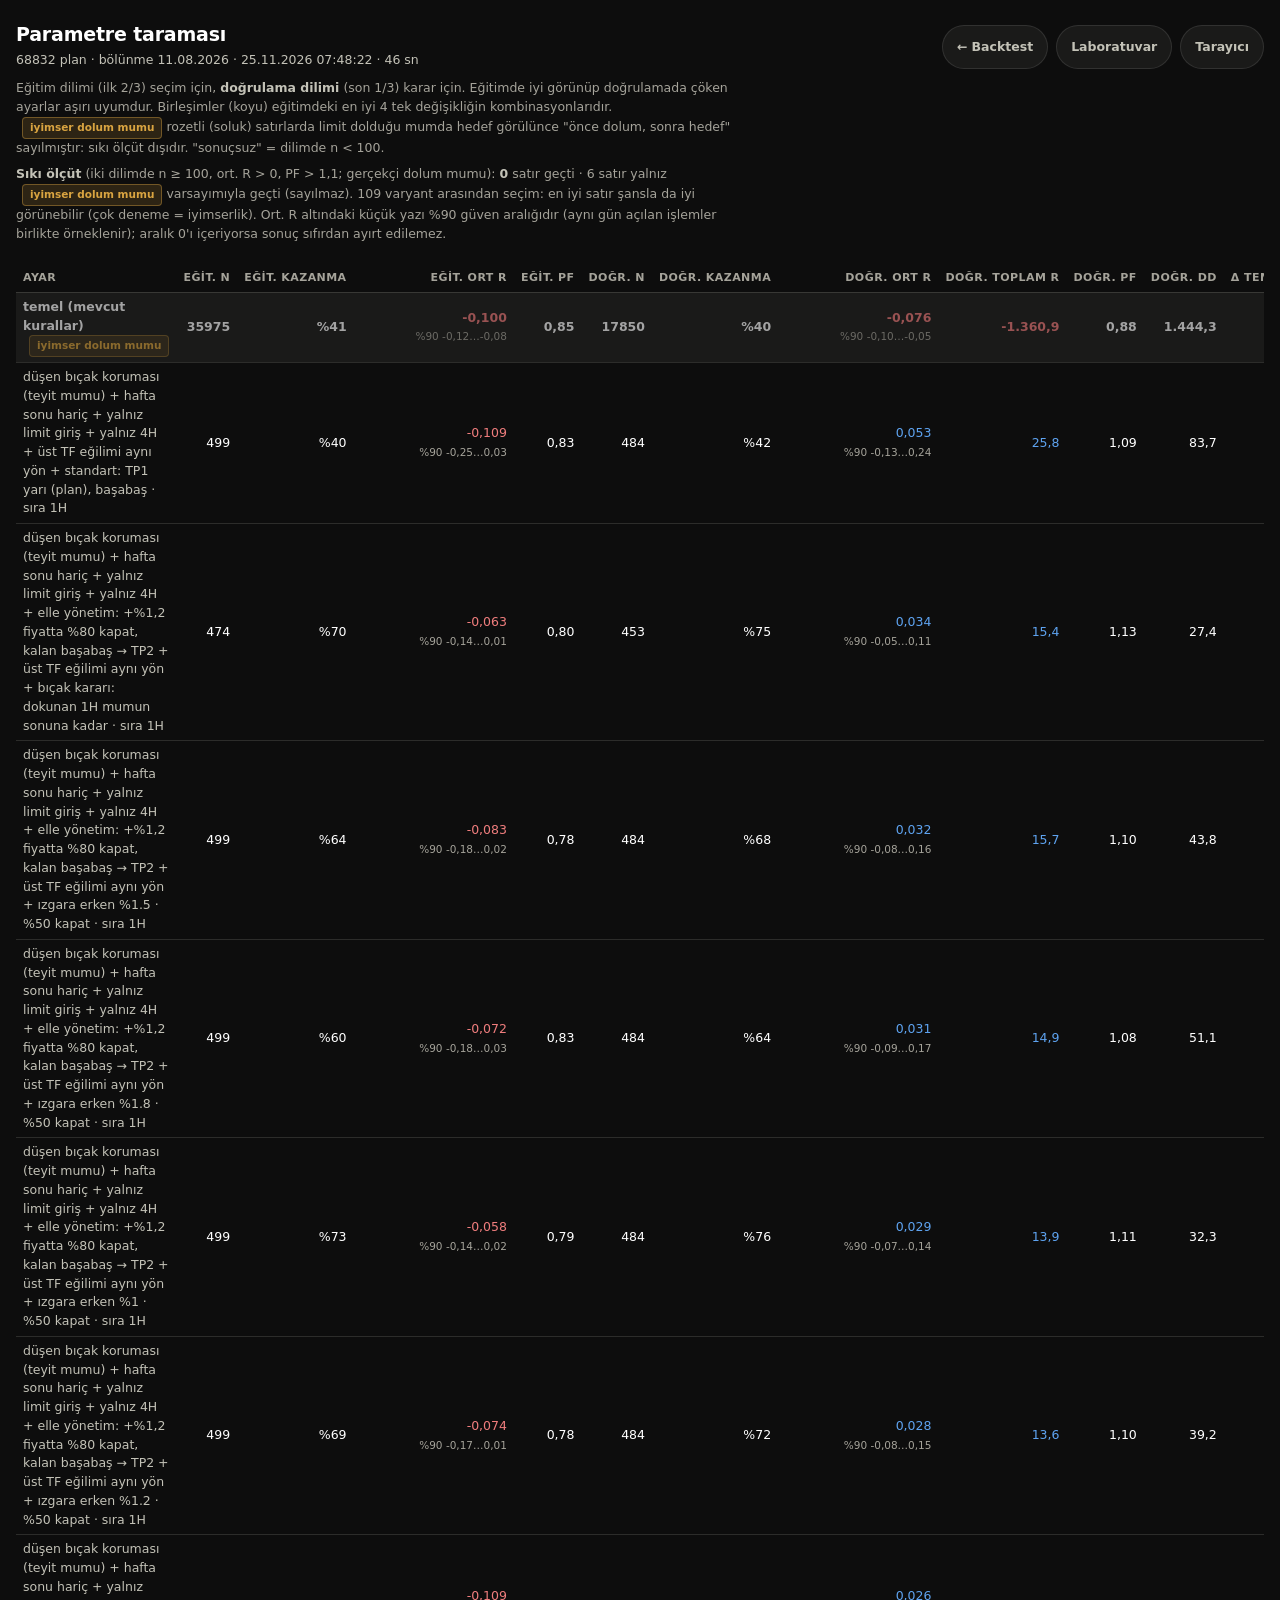
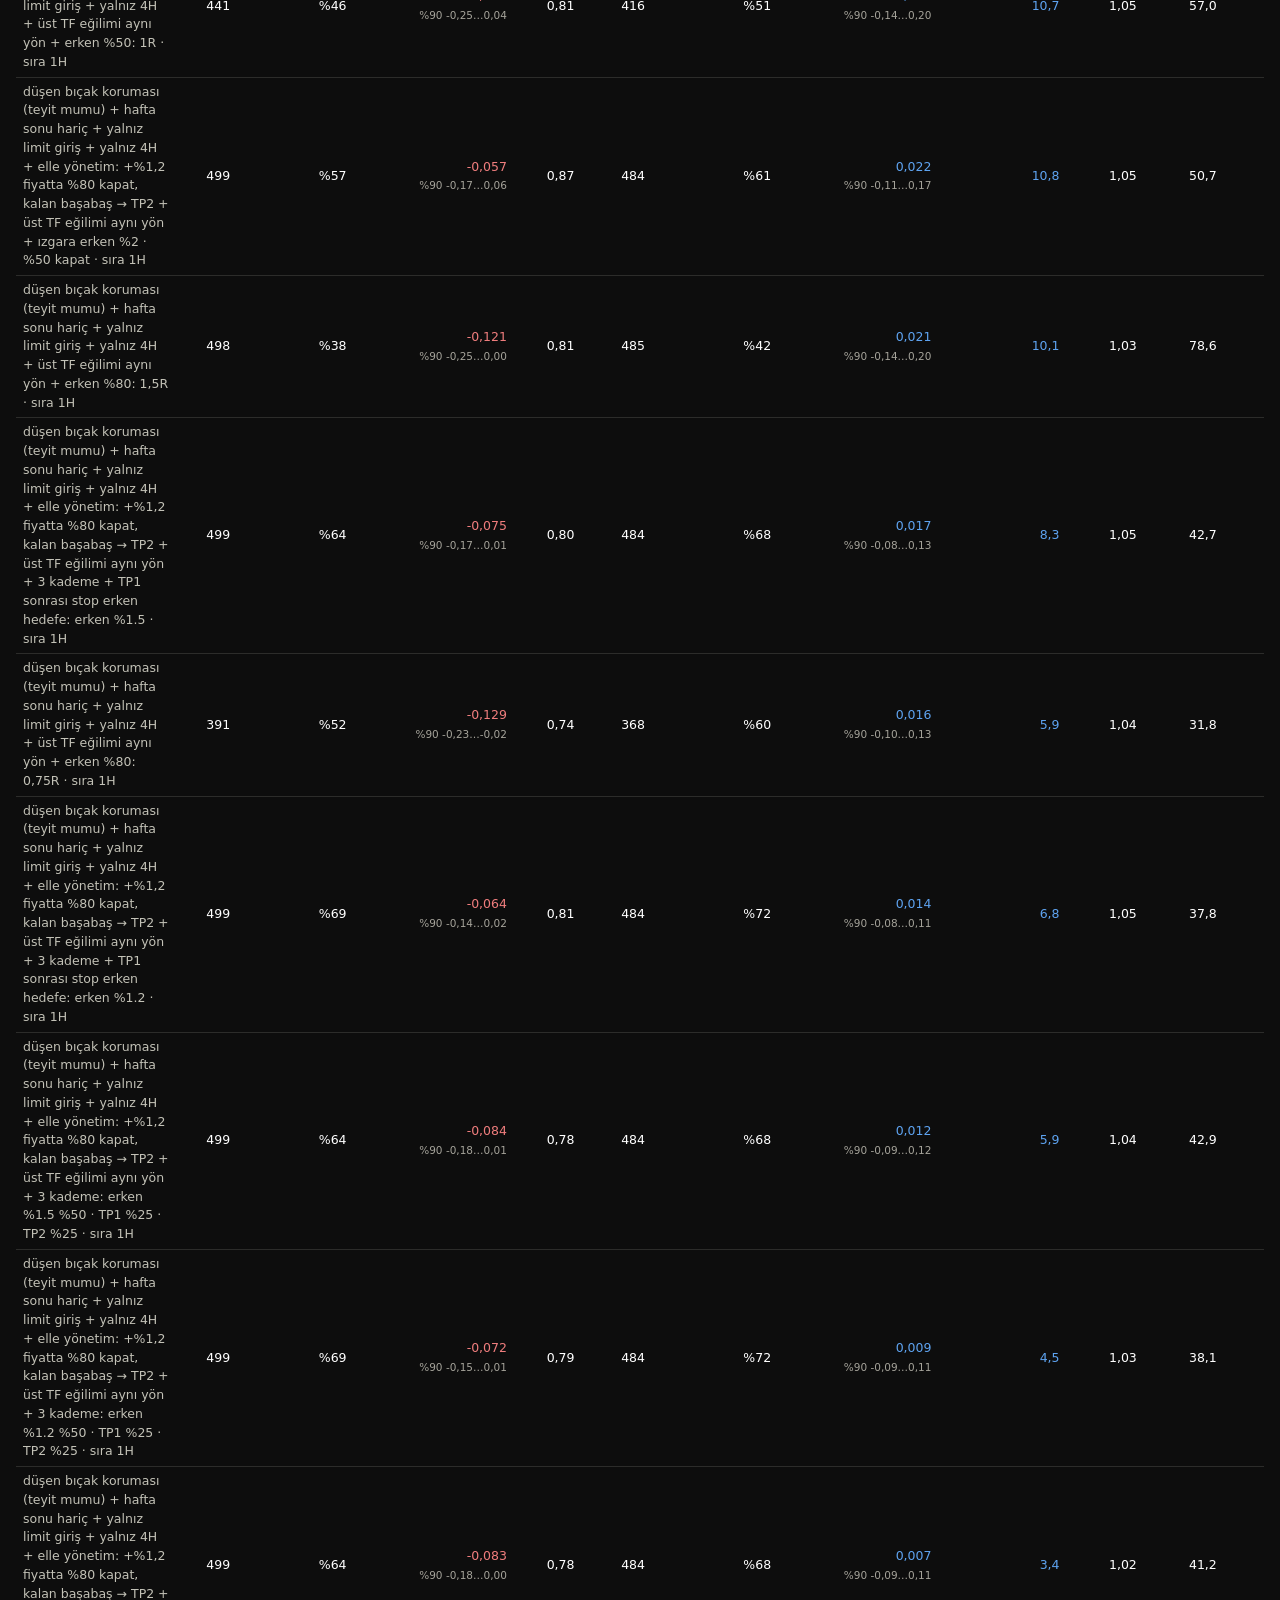
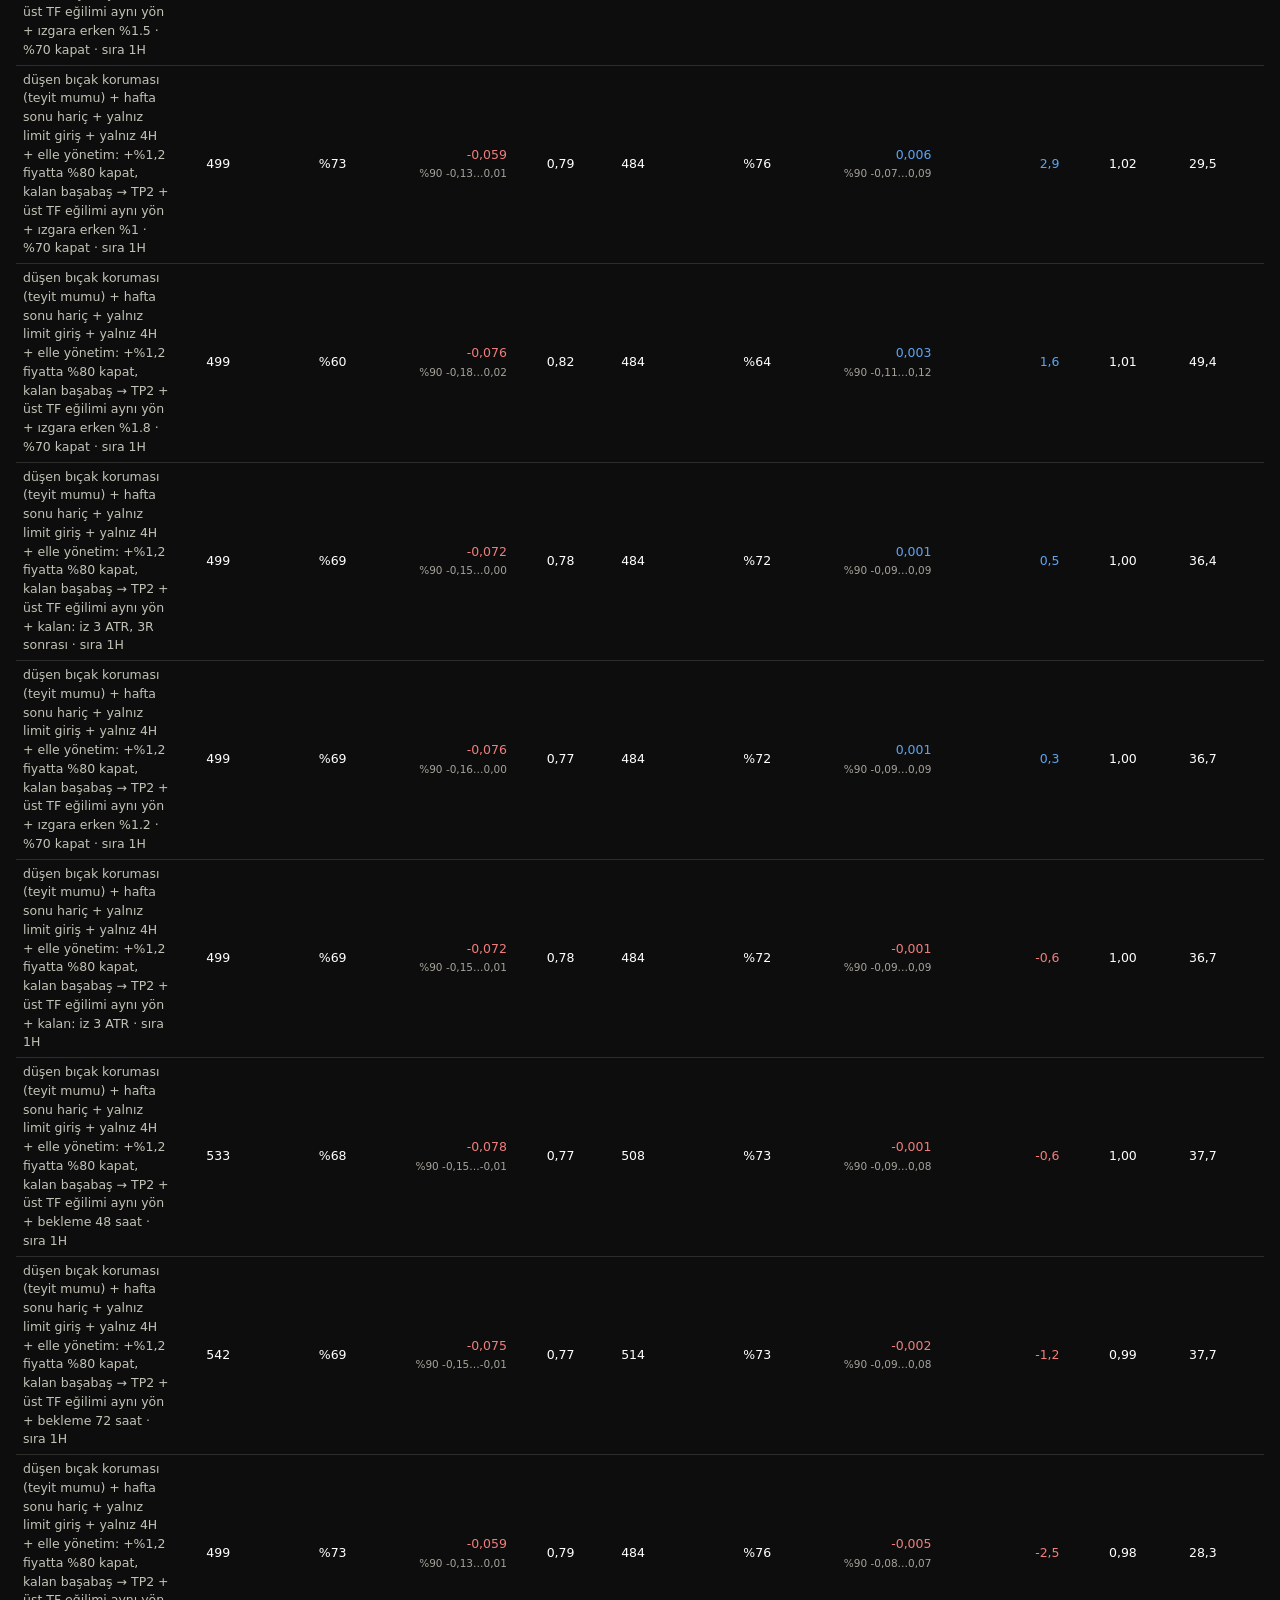
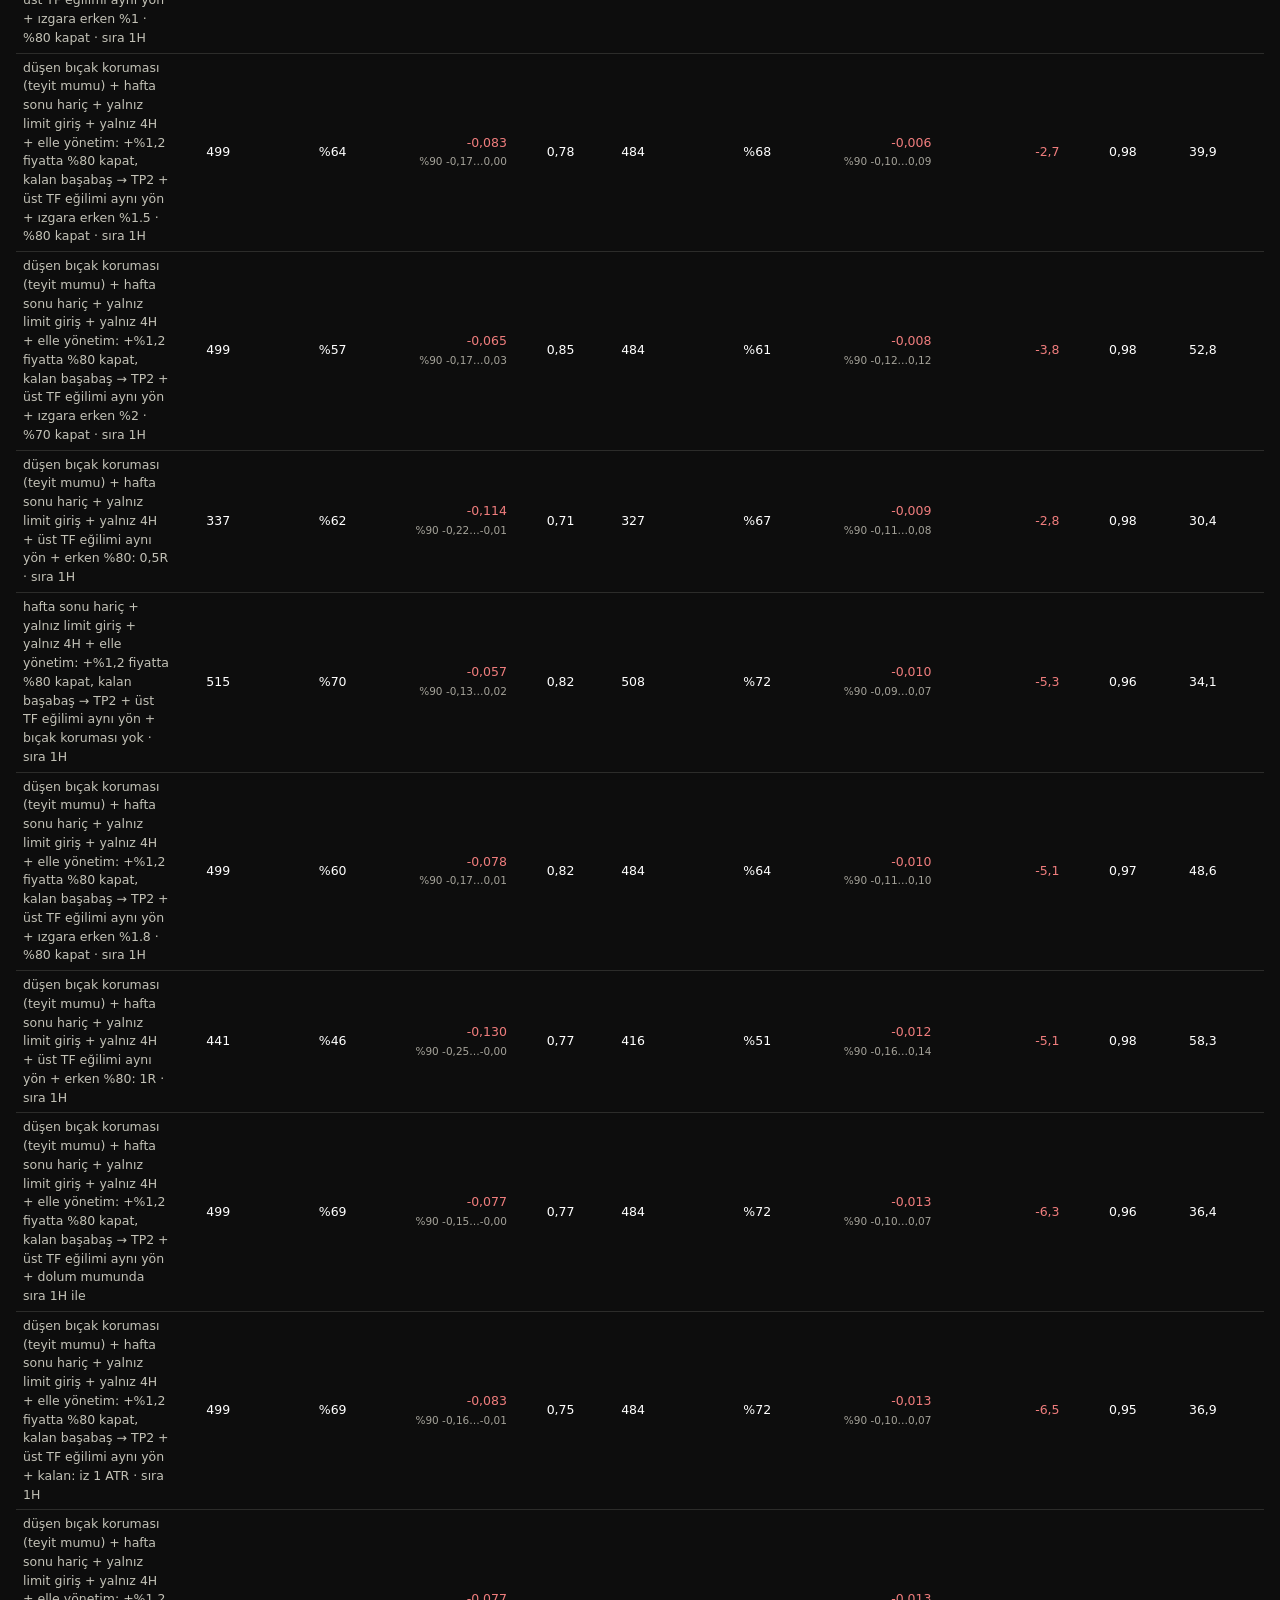
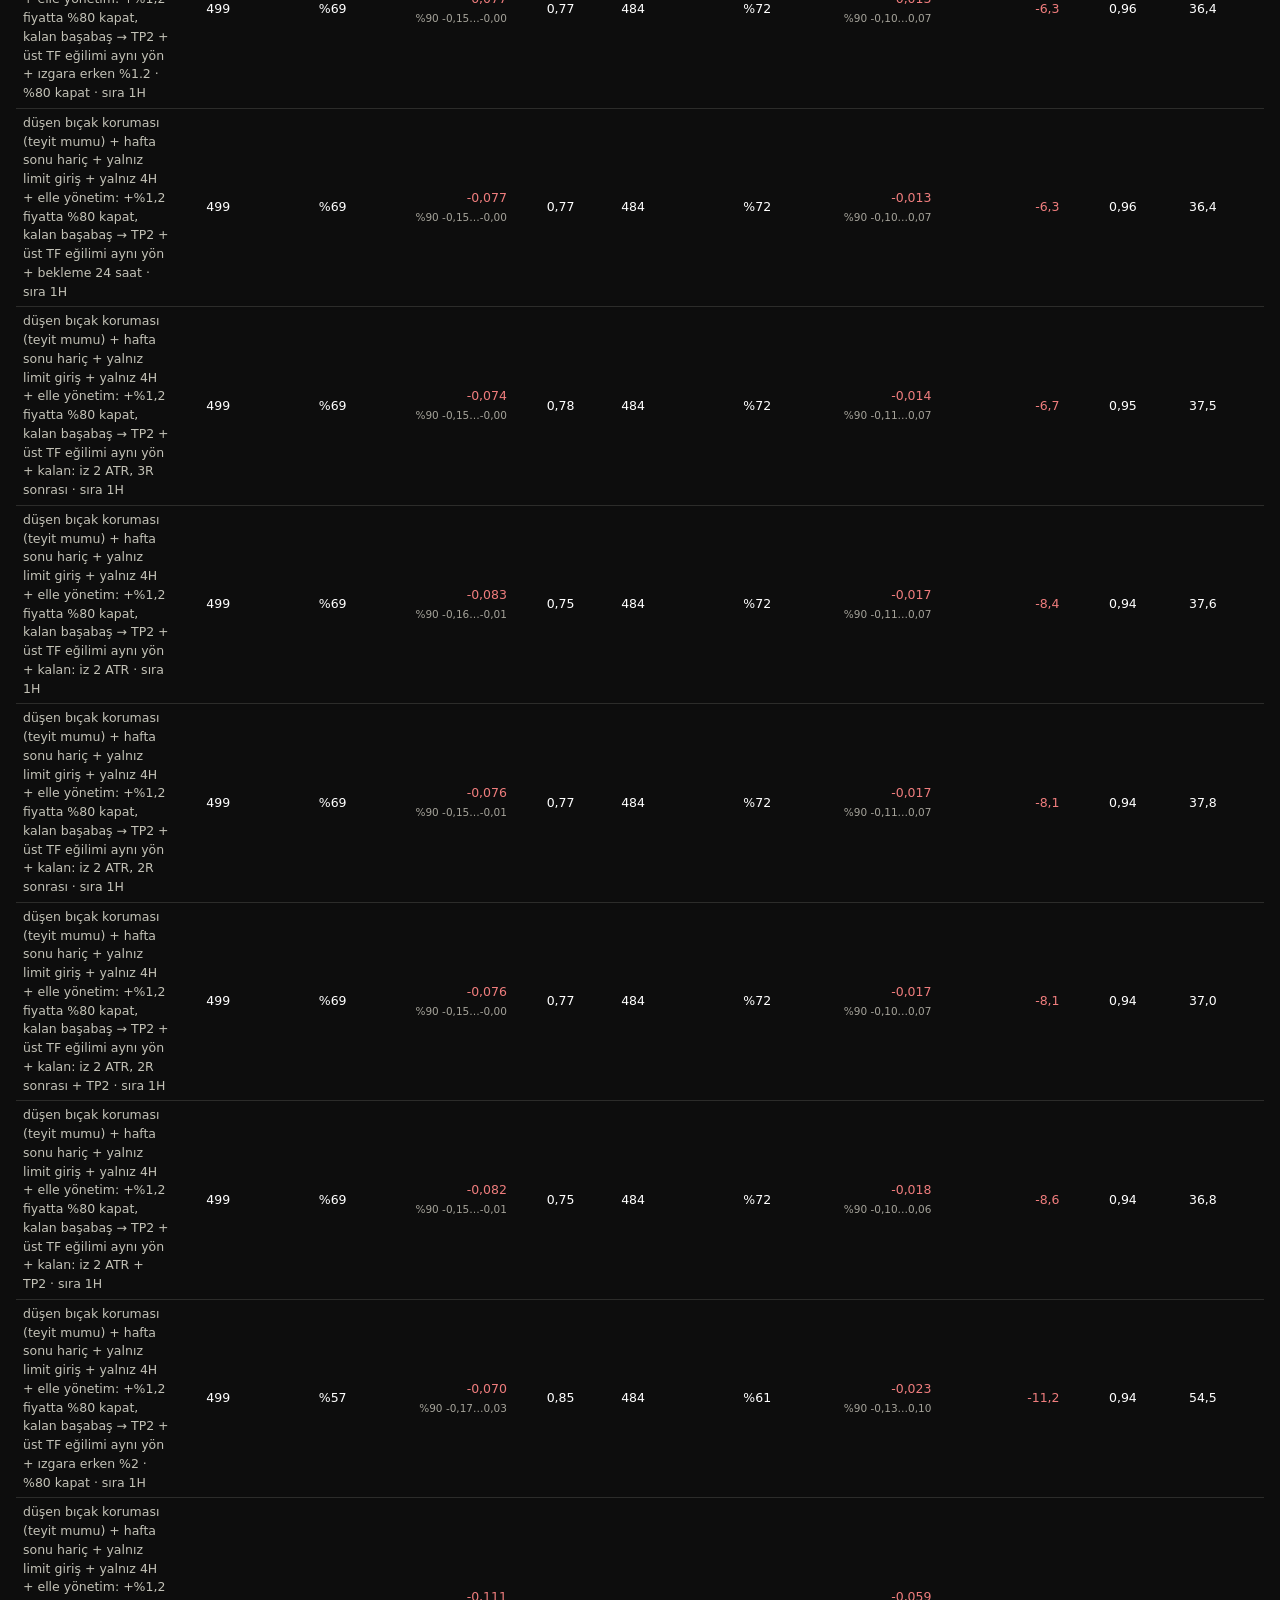
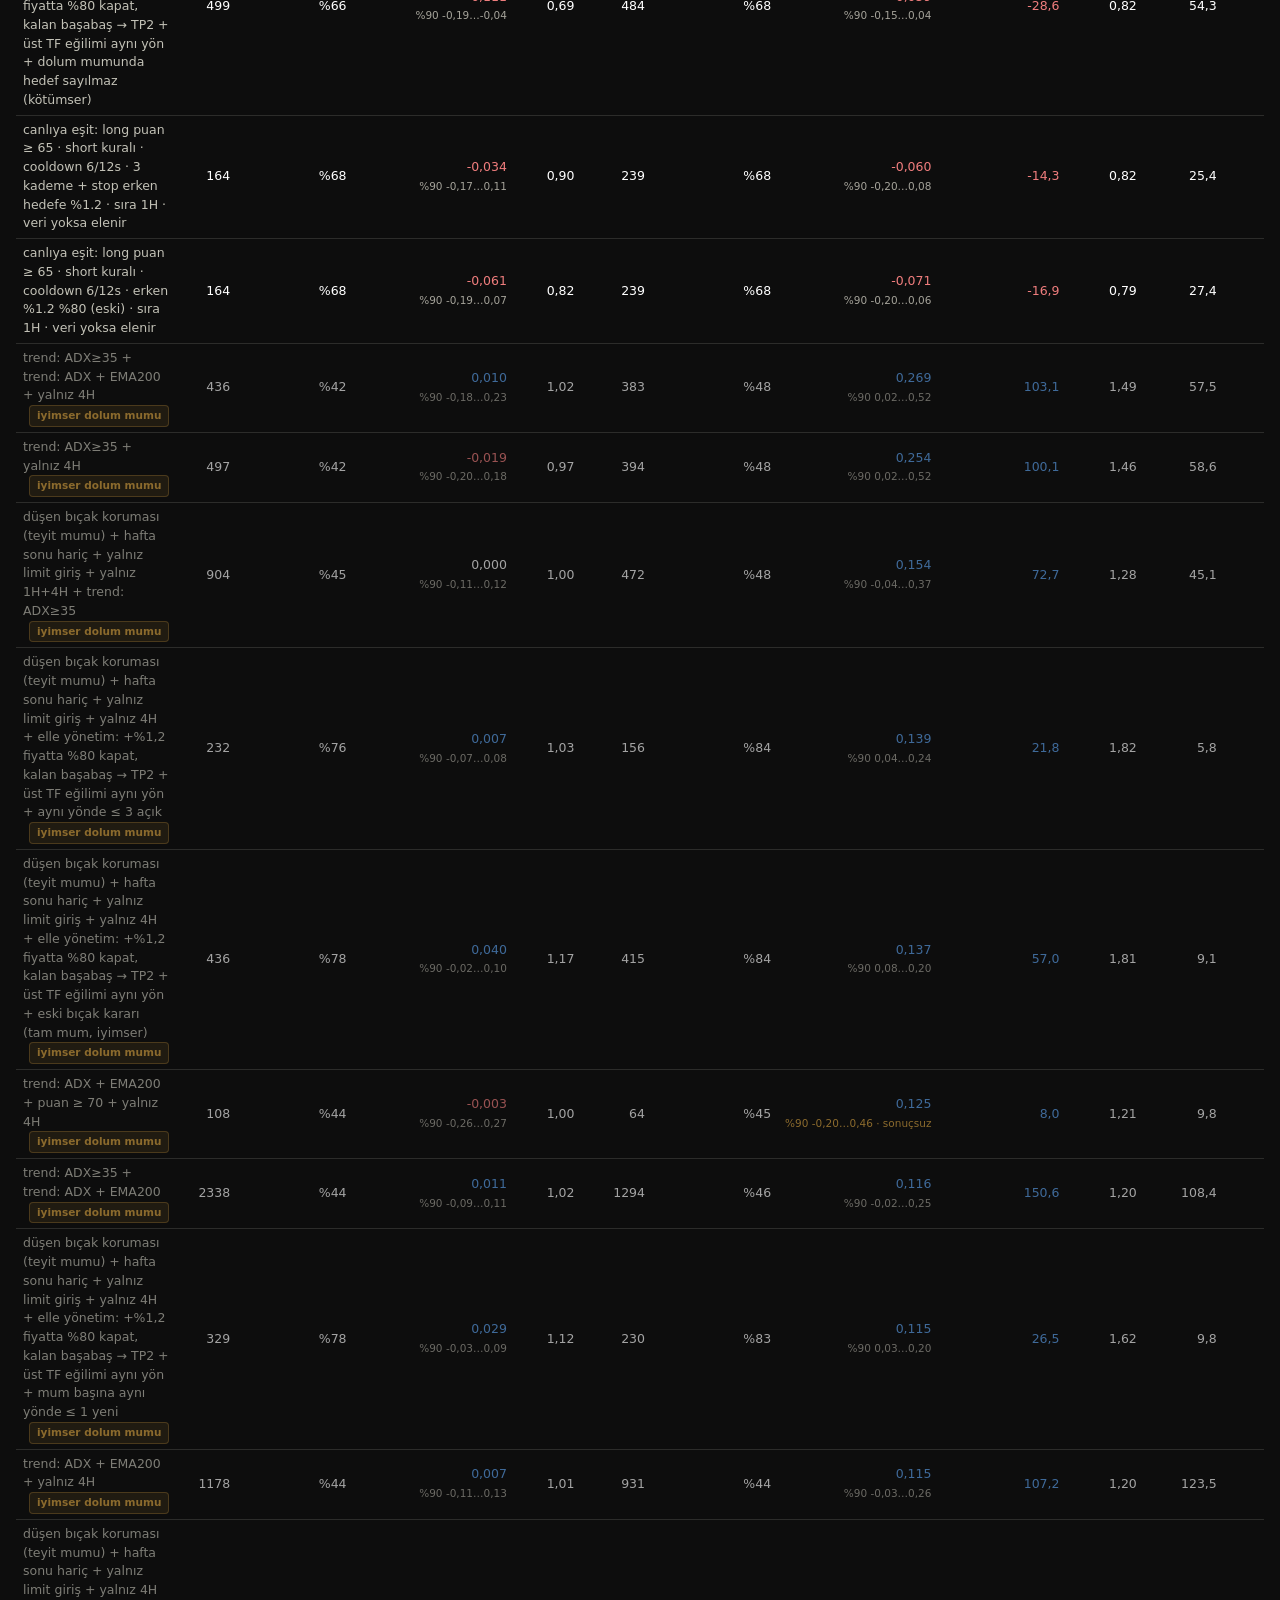
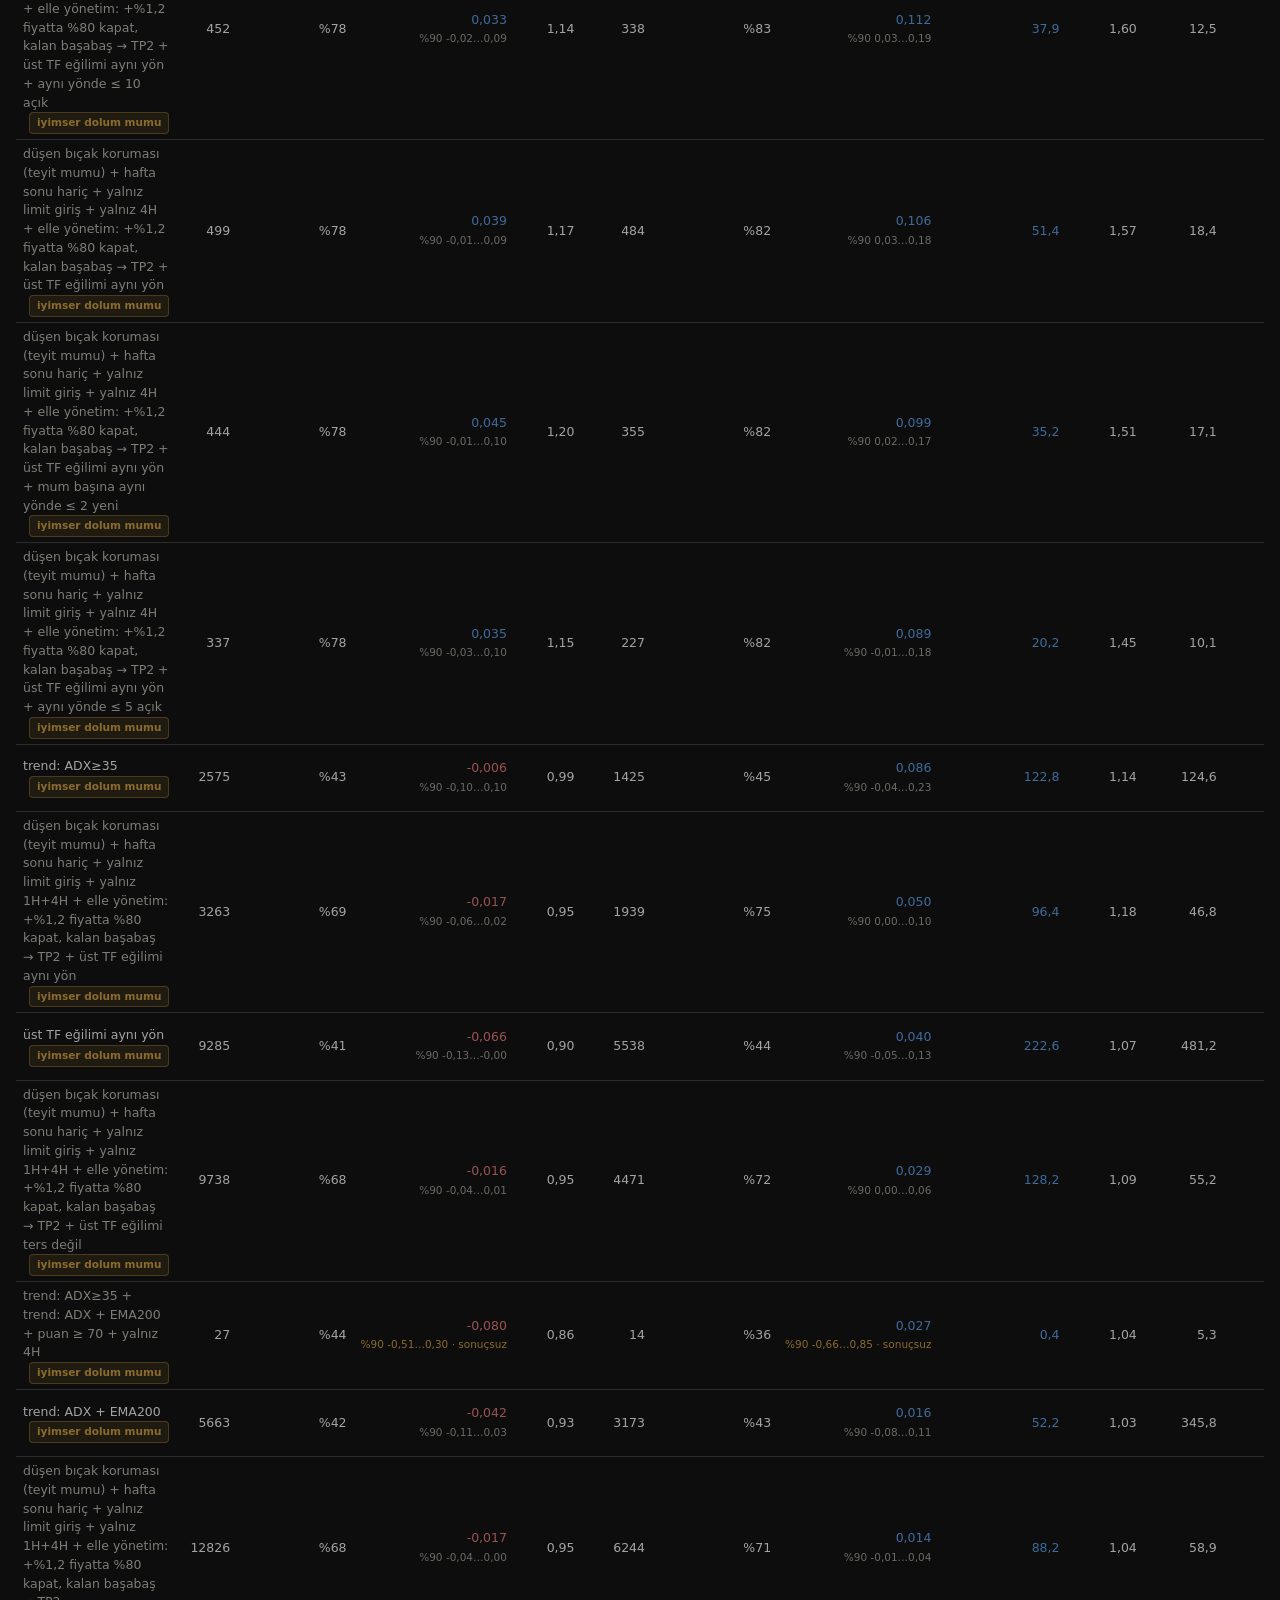
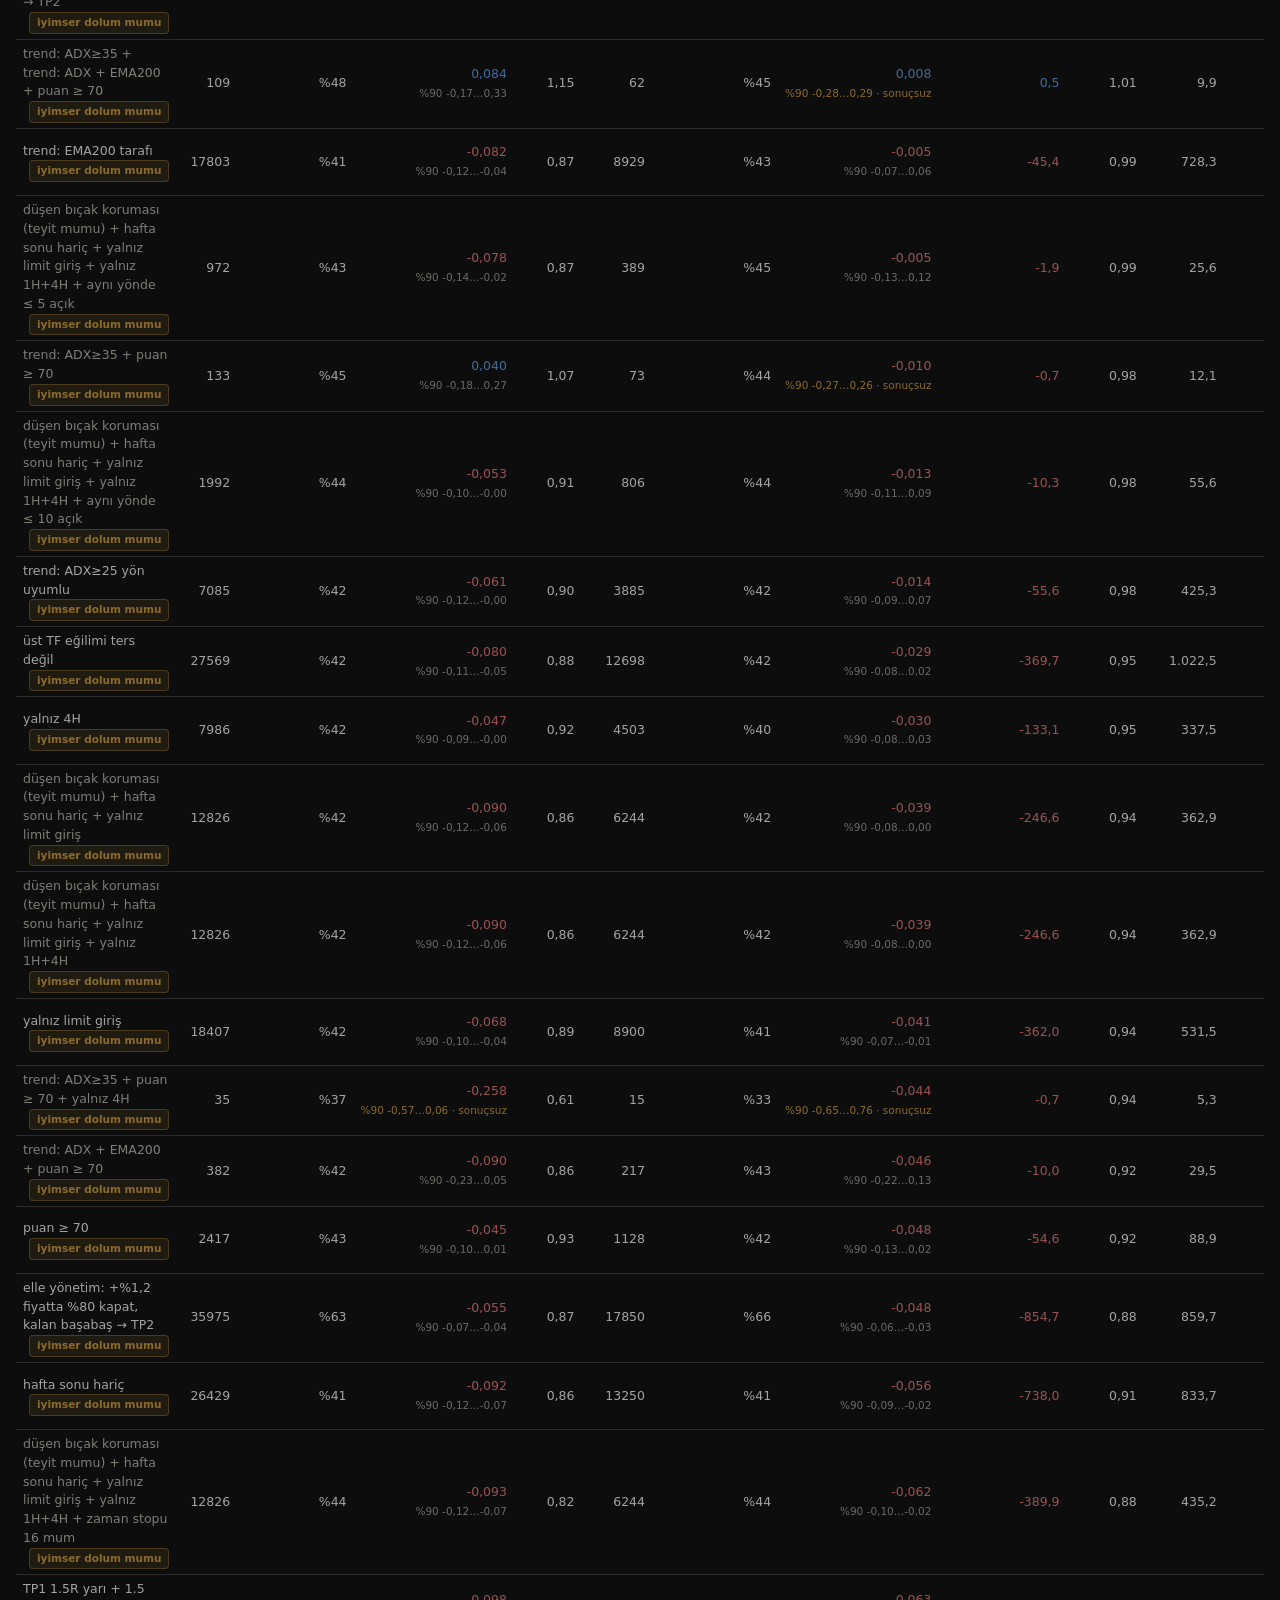
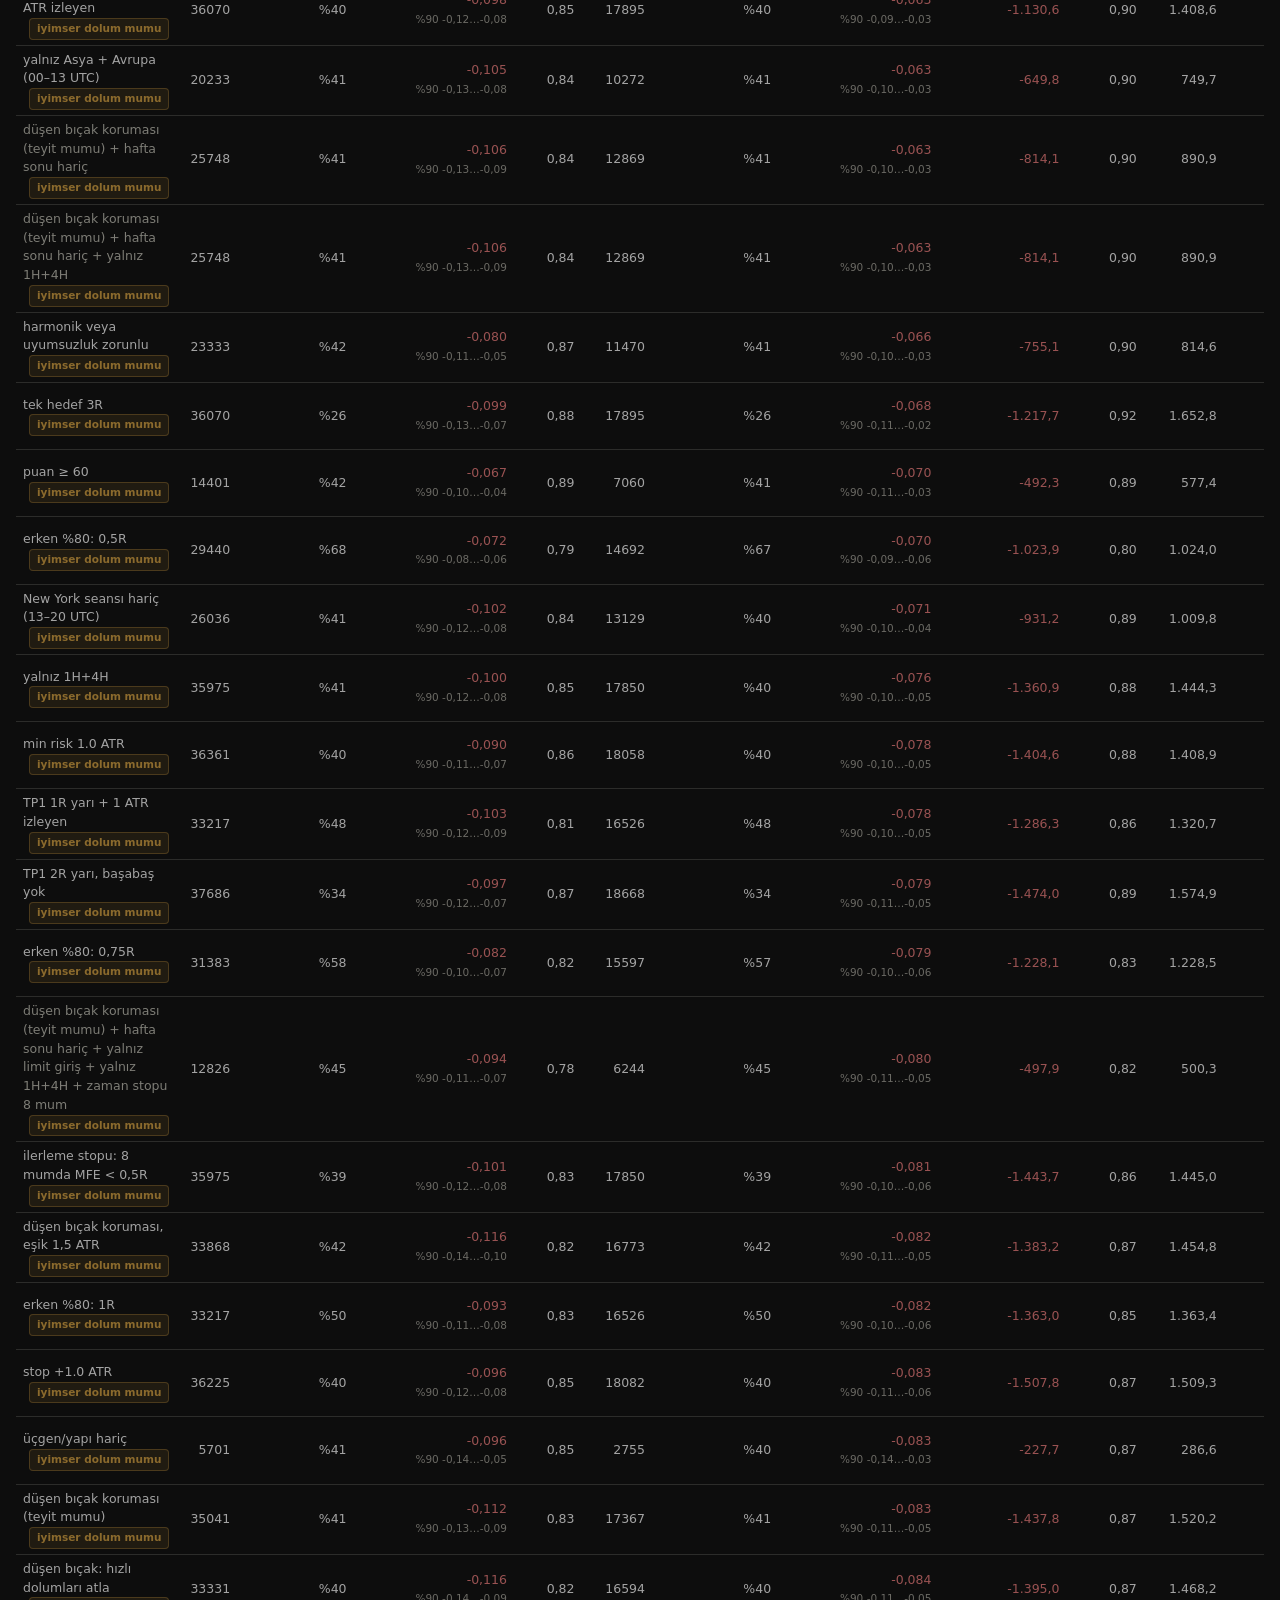
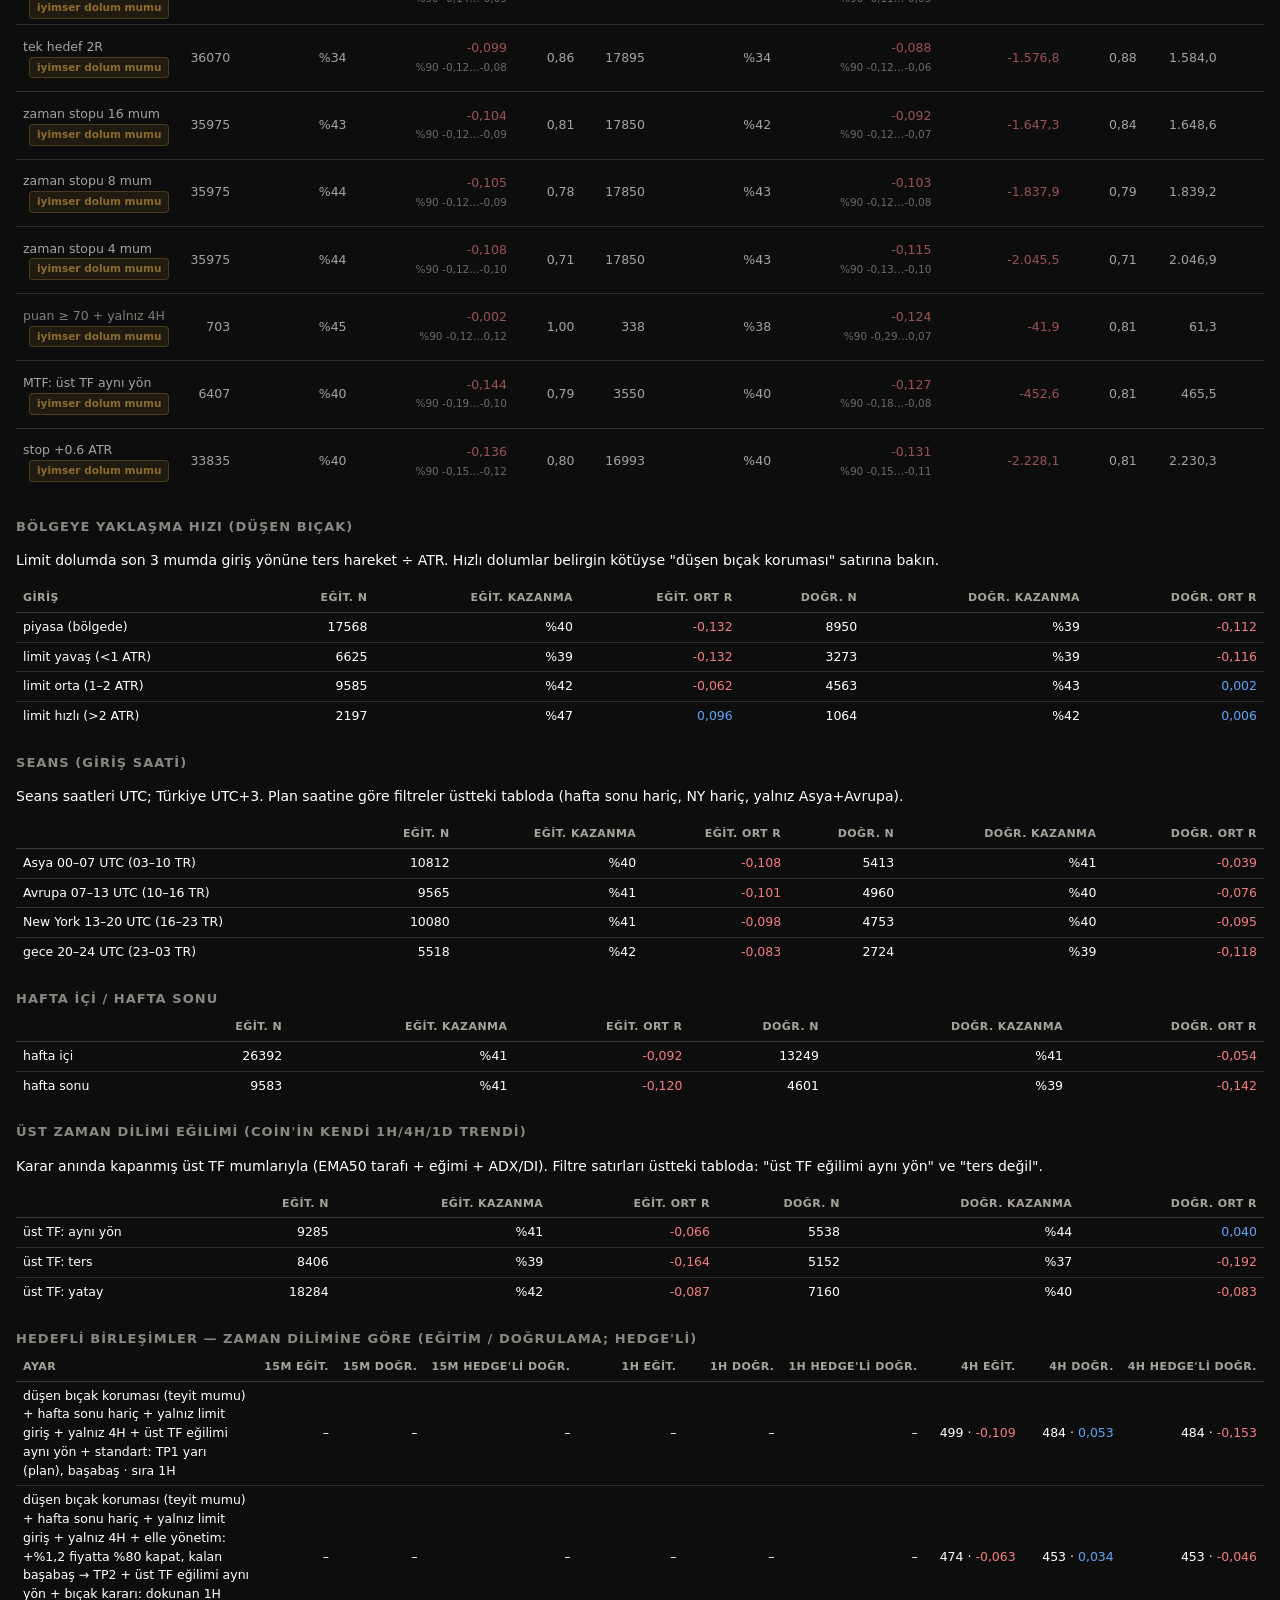
<file: sweep.html>
<!doctype html>
<html lang="tr">
<head>
<meta charset="utf-8">
<meta name="viewport" content="width=device-width, initial-scale=1, viewport-fit=cover">
<meta name="color-scheme" content="dark">
<title>Parametre taraması</title>
<meta name="description" content="Backtest planlarının farklı stop/hedef/filtre kurallarıyla yeniden simülasyonu; eğitim ve doğrulama dilimleri.">
<link rel="icon" href="data:,">
<link rel="stylesheet" href="src/ui/styles.css?v=1">
<style>
  table.grid { border-collapse: collapse; width: 100%; font-size: 12.5px; }
  table.grid th, table.grid td { padding: 5px 7px; text-align: right; white-space: nowrap; font-variant-numeric: tabular-nums; border-top: 1px solid var(--grid); }
  table.grid th { color: var(--ink-dim); font-weight: 600; font-size: 11px; text-transform: uppercase; letter-spacing: .04em; border-bottom: 1px solid var(--axis); border-top: 0; }
  table.grid th:first-child, table.grid td:first-child { text-align: left; white-space: normal; }
  .tablewrap { overflow-x: auto; }
  .pos { color: #5ea3f0; } .neg { color: #ef7d7d; }
  tr.base td { background: var(--surface-2); font-weight: 600; }
  tr.combo td:first-child { color: var(--ink-2); }
  section { margin-top: 22px; }
</style>
</head>
<body>
<div class="wrap">
  <header class="top">
    <div><h1>Parametre taraması</h1><p class="sub" id="sub">Aynı planlar, farklı çıkış/giriş/filtre kuralları. Sıralama: önce gerçekçi dolum mumu satırları, sonra iyimserler; her grupta doğrulama dilimine (son 1/3) göre.</p></div>
    <nav class="nav"><a href="backtest.html">← Backtest</a><a href="lab.html">Laboratuvar</a><a href="index.html">Tarayıcı</a></nav>
  </header>
  <p class="note">Eğitim dilimi (ilk 2/3) seçim için, <b>doğrulama dilimi</b> (son 1/3) karar için. Eğitimde iyi görünüp doğrulamada çöken ayarlar aşırı uyumdur. Birleşimler (koyu) eğitimdeki en iyi 4 tek değişikliğin kombinasyonlarıdır. <span class="badge opt">iyimser dolum mumu</span> rozetli (soluk) satırlarda limit dolduğu mumda hedef görülünce "önce dolum, sonra hedef" sayılmıştır: sıkı ölçüt dışıdır. "sonuçsuz" = dilimde n &lt; 100.</p>
  <div id="root"><p class="empty">Yükleniyor…</p></div>
  <footer>Komisyon ve kayma backtest ayarlarıyla aynı. <strong>Yatırım tavsiyesi değildir.</strong></footer>
</div>
<script type="module">
import { rWithCi, ciNote, measureBadges, rowClass, strictSummary, MEASURE_CSS } from './src/ui/measure.js';
document.head.insertAdjacentHTML('beforeend', `<style>${MEASURE_CSS}</style>`);
const fmt = (x, d = 2) => (Number.isFinite(x) ? x.toLocaleString('tr-TR', { minimumFractionDigits: d, maximumFractionDigits: d }) : (x === Infinity ? '∞' : '–'));
const pct = (x) => `%${fmt(x * 100, 0)}`;
const cls = (x) => (x > 0 ? 'pos' : x < 0 ? 'neg' : '');
const esc = (s) => String(s).replace(/[&<>]/g, (c) => ({ '&': '&amp;', '<': '&lt;', '>': '&gt;' }[c]));
async function main() {
  let r;
  try { const res = await fetch('docs/backtest/sweep.json', { cache: 'no-store' }); if (!res.ok) throw new Error(`HTTP ${res.status}`); r = await res.json(); }
  catch (err) { document.querySelector('#root').innerHTML = `<p class="empty">Henüz tarama yok (${esc(err.message)}). Actions → backtest → mode: sweep.</p>`; return; }
  document.querySelector('#sub').textContent = `${r.meta.plans} plan · bölünme ${new Date(r.meta.split).toLocaleDateString('tr-TR')} · ${new Date(r.meta.sweepAt).toLocaleString('tr-TR')} · ${r.meta.elapsedSec} sn`;
  const b = r.base;
  const ho = (v) => (v.hedgedOpen?.valid?.n ? `<br><small class="ci" title="BTC bacağı dolum mumunun açılışından (hedgedOpen)">açılıştan ${fmt(v.hedgedOpen.valid.avgR, 3)}</small>` : '');
  const row = (v) => `<tr class="${v === b || v.name === b.name ? 'base' : ''} ${v.combo ? 'combo' : ''} ${rowClass(v)}"><td>${esc(v.name)}${measureBadges(v)}</td>
    <td>${v.train.n}</td><td>${pct(v.train.winRate)}</td><td class="${cls(v.train.avgR)}">${rWithCi(v.train)}</td><td>${fmt(v.train.profitFactor)}</td>
    <td>${v.valid.n}</td><td>${pct(v.valid.winRate)}</td><td class="${cls(v.valid.avgR)}">${rWithCi(v.valid)}</td><td class="${cls(v.valid.totalR)}">${fmt(v.valid.totalR, 1)}</td><td>${fmt(v.valid.profitFactor)}</td><td>${fmt(v.valid.maxDD, 1)}</td>
    <td class="${cls(v.valid.avgR - b.valid.avgR)}">${fmt(v.valid.avgR - b.valid.avgR, 3)}</td>
    <td class="${cls(v.hedged?.train?.avgR)}">${v.hedged ? fmt(v.hedged.train.avgR, 3) : '–'}</td><td class="${cls(v.hedged?.valid?.avgR)}">${v.hedged ? `${fmt(v.hedged.valid.avgR, 3)}${ciNote(v.hedged.valid)}${ho(v)}` : '–'}</td><td>${v.btcCorr?.valid != null ? fmt(v.btcCorr.valid, 2) : '–'}</td></tr>`;
  document.querySelector('#root').innerHTML = `${strictSummary(r)}<section><div class="tablewrap"><table class="grid"><thead><tr><th>Ayar</th><th>Eğit. n</th><th>Eğit. kazanma</th><th>Eğit. ort R</th><th>Eğit. PF</th><th>Doğr. n</th><th>Doğr. kazanma</th><th>Doğr. ort R</th><th>Doğr. toplam R</th><th>Doğr. PF</th><th>Doğr. DD</th><th>Δ temel (doğr.)</th><th title="Eşit nominal ters BTC ile (piyasa-nötr)">Hedge'li eğit. R</th><th>Hedge'li doğr. R</th><th title="R ile işlem yönündeki BTC getirisinin korelasyonu (doğrulama)">BTC r</th></tr></thead><tbody>${[b, ...r.results.filter((v) => v.name !== b.name)].map(row).join('')}</tbody></table></div></section>${approachTable(b.byApproach)}${splitTable('Seans (giriş saati)', 'Seans saatleri UTC; Türkiye UTC+3. Plan saatine göre filtreler üstteki tabloda (hafta sonu hariç, NY hariç, yalnız Asya+Avrupa).', b.bySession)}${splitTable('Hafta içi / hafta sonu', '', b.byWeekpart)}${splitTable('Üst zaman dilimi eğilimi (coin\'in kendi 1H/4H/1D trendi)', 'Karar anında kapanmış üst TF mumlarıyla (EMA50 tarafı + eğimi + ADX/DI). Filtre satırları üstteki tabloda: "üst TF eğilimi aynı yön" ve "ters değil".', b.byHtfTrend)}${tfTable(r.results)}${splitTable('TP1\'e ulaşma süresi (dolumdan mum)', 'Temel kurallar. "TP1 yok" satırı stop/süre dolumuyla biten işlemler; zaman stopu satırları üstteki tabloda.', b.byTp1Time)}`;
}
// Hedefli birleşimlerin TF kırılımı: normal ve hedge'li R
function tfTable(list) {
  const rows = list.filter((v) => v.targeted && v.byTf);
  if (!rows.length) return '';
  const tfs = ['15m', '1H', '4H'];
  const c = (s) => (s && s.n ? `${s.n} · <span class="${cls(s.avgR)}">${fmt(s.avgR, 3)}</span>` : '–');
  return `<section><h2>Hedefli birleşimler — zaman dilimine göre (eğitim / doğrulama; hedge'li)</h2><div class="tablewrap"><table class="grid"><thead><tr><th>Ayar</th>${tfs.map((t) => `<th>${t} eğit.</th><th>${t} doğr.</th><th>${t} hedge'li doğr.</th>`).join('')}</tr></thead>
    <tbody>${rows.map((v) => `<tr><td>${esc(v.name)}</td>${tfs.map((t) => `<td>${c(v.byTf.train[t])}</td><td>${c(v.byTf.valid[t])}</td><td>${c(v.hedgedByTf?.valid?.[t])}</td>`).join('')}</tr>`).join('')}</tbody></table></div></section>`;
}
function splitTable(title, hint, a) {
  if (!a) return '';
  const keys = [...new Set([...Object.keys(a.train || {}), ...Object.keys(a.valid || {})])].sort();
  const cell = (s) => (s && s.n ? `<td>${s.n}</td><td>${pct(s.winRate)}</td><td class="${cls(s.avgR)}">${fmt(s.avgR, 3)}</td>` : '<td>–</td><td>–</td><td>–</td>');
  return `<section><h2>${esc(title)}</h2>${hint ? `<p class="hint">${esc(hint)}</p>` : ''}<div class="tablewrap"><table class="grid"><thead><tr><th></th><th>Eğit. n</th><th>Eğit. kazanma</th><th>Eğit. ort R</th><th>Doğr. n</th><th>Doğr. kazanma</th><th>Doğr. ort R</th></tr></thead>
    <tbody>${keys.map((k) => `<tr><td>${esc(k)}</td>${cell(a.train?.[k])}${cell(a.valid?.[k])}</tr>`).join('')}</tbody></table></div></section>`;
}
// Düşen bıçak ölçüsü: girişin bölgeye yaklaşma hızına göre (temel kurallar)
function approachTable(a) {
  if (!a) return '';
  const keys = ['piyasa (bölgede)', 'limit yavaş (<1 ATR)', 'limit orta (1–2 ATR)', 'limit hızlı (>2 ATR)'];
  const cell = (s) => (s && s.n ? `<td>${s.n}</td><td>${pct(s.winRate)}</td><td class="${cls(s.avgR)}">${fmt(s.avgR, 3)}</td>` : '<td>–</td><td>–</td><td>–</td>');
  return `<section><h2>Bölgeye yaklaşma hızı (düşen bıçak)</h2><p class="hint">Limit dolumda son 3 mumda giriş yönüne ters hareket ÷ ATR. Hızlı dolumlar belirgin kötüyse "düşen bıçak koruması" satırına bakın.</p>
    <div class="tablewrap"><table class="grid"><thead><tr><th>Giriş</th><th>Eğit. n</th><th>Eğit. kazanma</th><th>Eğit. ort R</th><th>Doğr. n</th><th>Doğr. kazanma</th><th>Doğr. ort R</th></tr></thead>
    <tbody>${keys.map((k) => `<tr><td>${esc(k)}</td>${cell(a.train?.[k])}${cell(a.valid?.[k])}</tr>`).join('')}</tbody></table></div></section>`;
}
main();
</script>
</body>
</html>
</file>
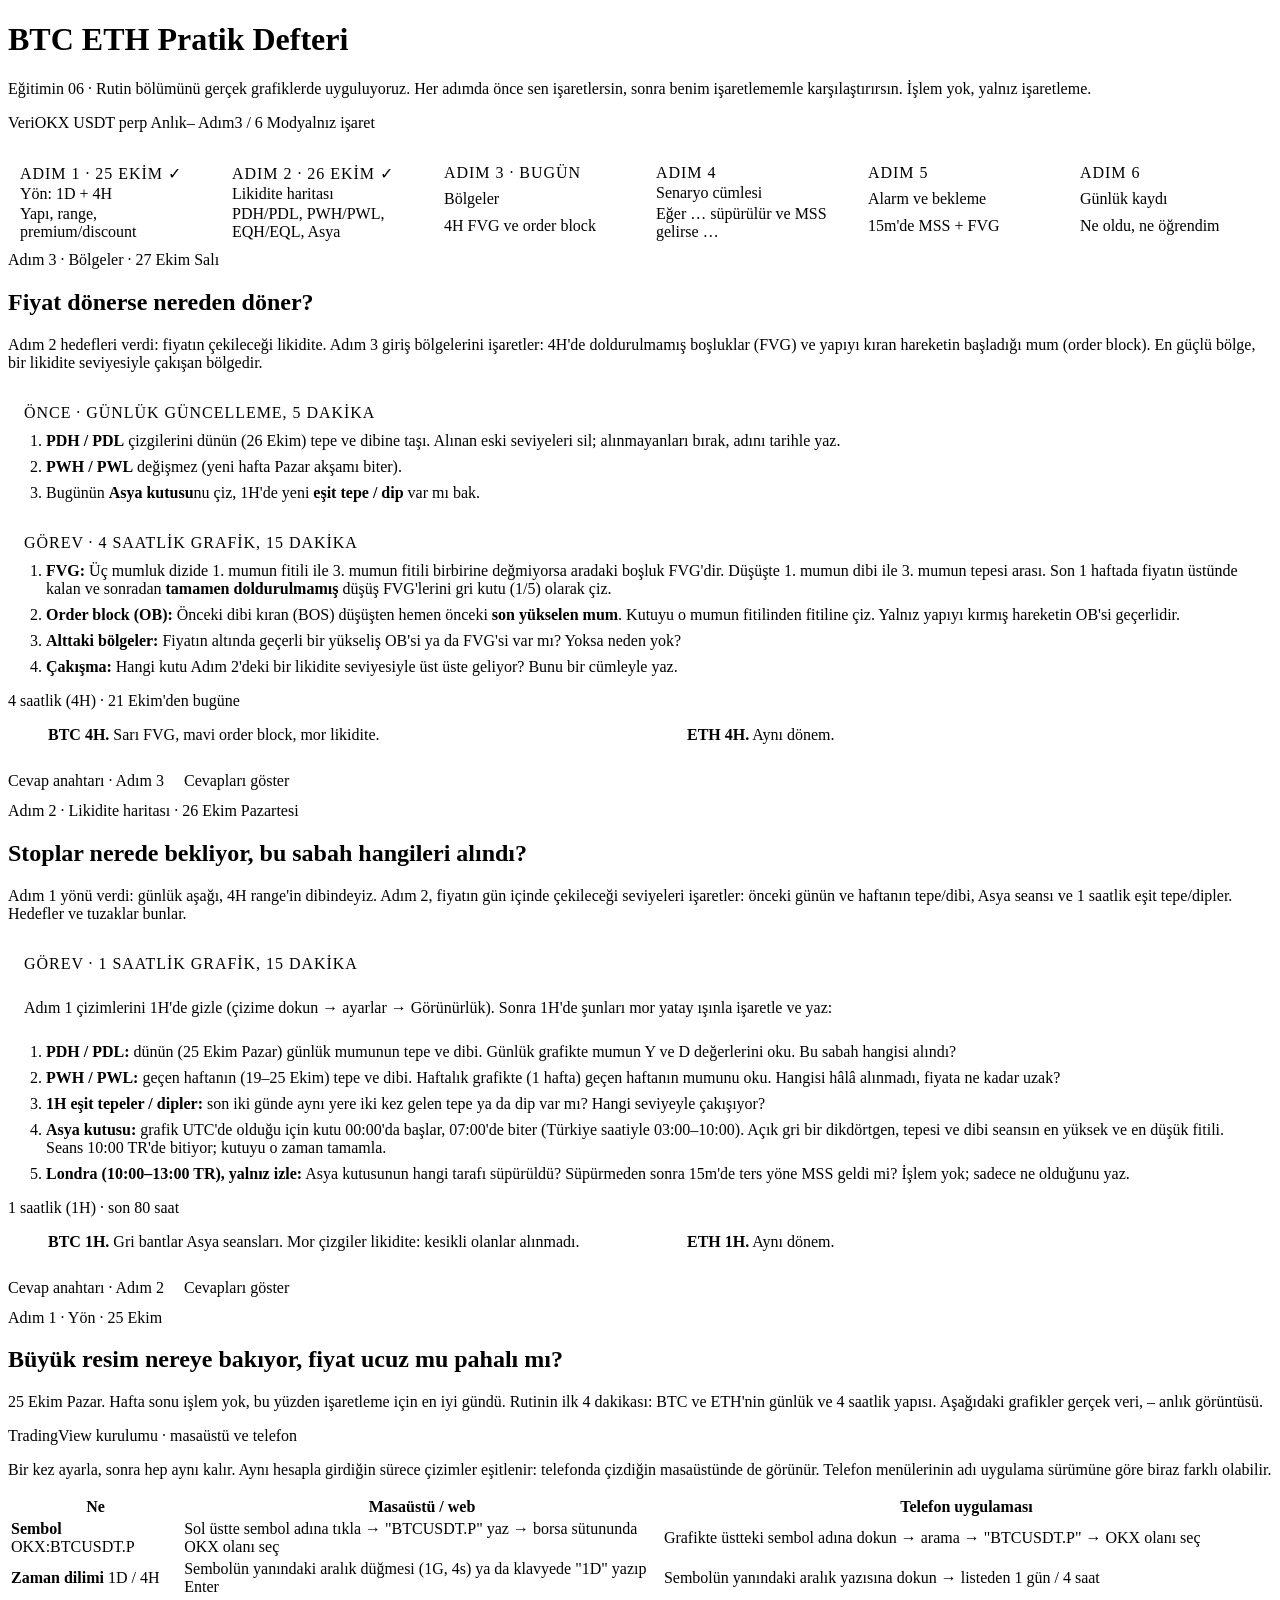
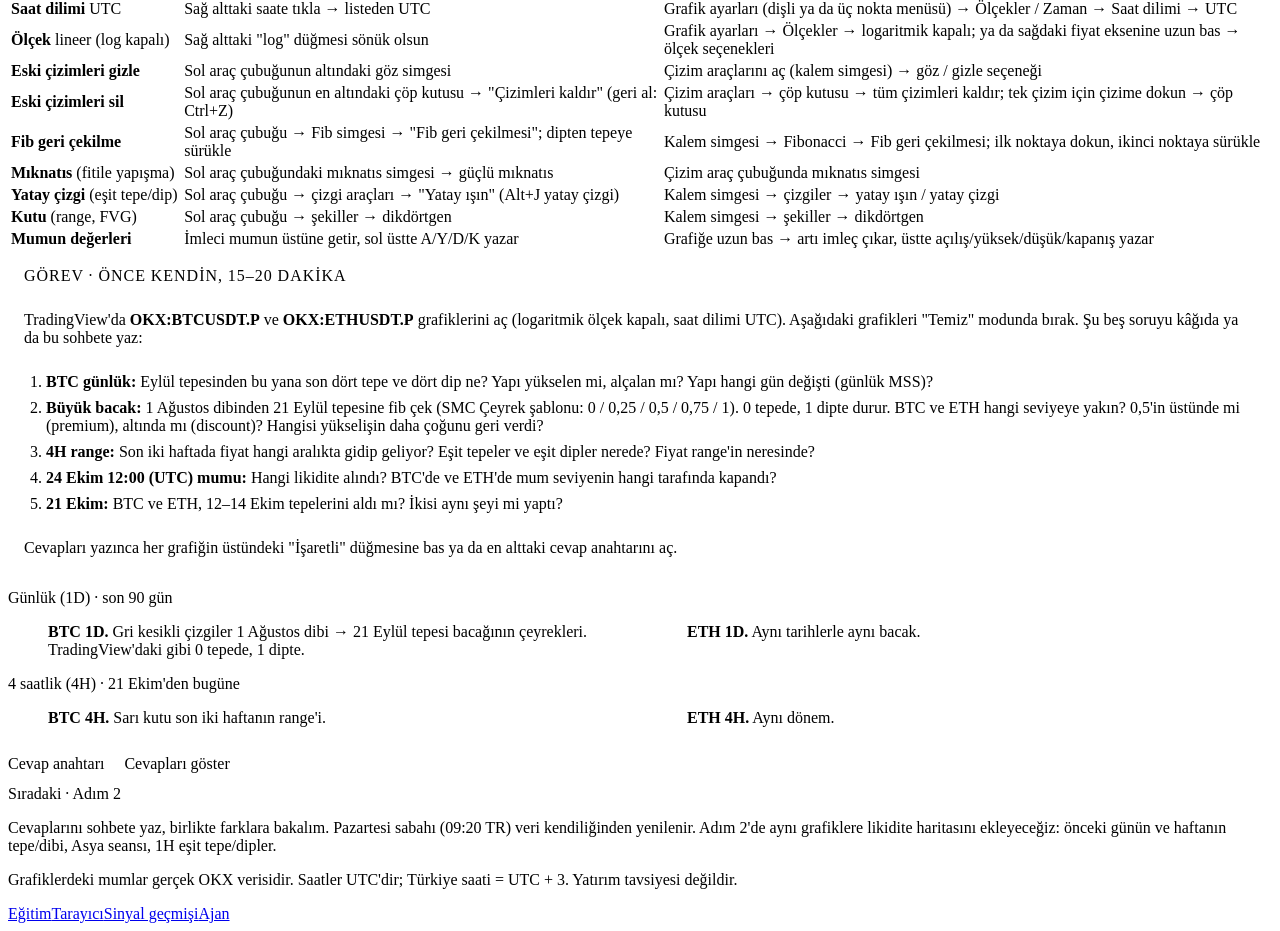
<file: bot/practice/pratik_template.html>
<!doctype html>
<html lang="tr">
<head>
<meta charset="utf-8">
<meta name="viewport" content="width=device-width, initial-scale=1, viewport-fit=cover">
<!--skeleton-end-->
<title>BTC ETH Pratik Defteri</title>
<meta name="claude:viewport-fit-sides" content="cover">
<meta name="description" content="Eğitimin pratik kısmı: BTC ve ETH gerçek grafiklerinde adım adım işaretleme. Önce kendin işaretle, sonra karşılaştır.">
<link rel="preconnect" href="https://fonts.googleapis.com">
<link rel="stylesheet" href="https://fonts.googleapis.com/css2?family=IBM+Plex+Mono:wght@400;500;600&family=IBM+Plex+Sans+Condensed:wght@500;600;700&family=IBM+Plex+Sans:ital,wght@0,400;0,500;0,600;1,400&display=swap">
<style>
/*CSS*/
/* pratik eklemeleri */
.road { display: grid; grid-template-columns: repeat(auto-fit, minmax(150px, 1fr)); gap: 8px; }
.road .st { border: 1px solid var(--line); border-radius: 6px; padding: 10px 12px; display: grid; gap: 2px; color: var(--ink-3); }
.road .st b { font: 600 15px var(--cond); color: var(--ink-3); }
.road .st.on { border-color: var(--accent); color: var(--ink-2); }
.road .st.on b { color: var(--ink); }
.road .st .k { font: 600 11px var(--mono); letter-spacing: .06em; }
.road .st.on .k { color: var(--accent); }
.task { border: 1px solid var(--accent); border-radius: 6px; padding: 16px; display: grid; gap: 10px; background: var(--panel); }
.task ol { margin: 0; padding-left: 22px; display: grid; gap: 8px; color: var(--ink-2); }
.task .k { font: 600 12px var(--mono); color: var(--accent); letter-spacing: .06em; }
.tg .dots button { width: auto; height: 34px; border-radius: 5px; padding: 0 14px; font: 600 13px var(--cond); }
.tg .sbtn { display: none; }
.ans { border-left: 2px solid var(--up); padding: 4px 0 4px 12px; display: grid; gap: 6px; color: var(--ink-2); }
.ans[hidden] { display: none; }
.reveal { appearance: none; border: 1px solid var(--line); background: var(--panel-2); color: var(--ink); font: 600 14px var(--cond); padding: 0 16px; min-height: 42px; border-radius: 5px; cursor: pointer; justify-self: start; }
.reveal:hover { border-color: var(--ink-3); }
.pair { display: grid; grid-template-columns: minmax(0, 1fr) minmax(0, 1fr); gap: 14px; }
@media (max-width: 900px) { .pair { grid-template-columns: minmax(0, 1fr); } }
.chip { display: inline-block; font: 600 11px var(--mono); padding: 2px 7px; border-radius: 3px; border: 1px solid currentColor; letter-spacing: .04em; }
</style>
</head>
<body>
<div class="page">
<header class="titleblock">
  <div>
    <h1>BTC ETH Pratik Defteri</h1>
    <p class="lead">Eğitimin 06 · Rutin bölümünü gerçek grafiklerde uyguluyoruz. Her adımda önce sen işaretlersin, sonra benim işaretlememle karşılaştırırsın. İşlem yok, yalnız işaretleme.</p>
  </div>
  <div class="meta" aria-label="Veri bilgisi">
    <span>Veri</span><span>OKX USDT perp</span>
    <span>Anlık</span><span id="snap">–</span>
    <span>Adım</span><span>3 / 6</span>
    <span>Mod</span><span>yalnız işaret</span>
  </div>
</header>

<section class="panel" style="padding-top:22px">
  <div class="road" aria-label="Yol haritası">
    <div class="st"><span class="k">ADIM 1 · 25 EKİM ✓</span><b>Yön: 1D + 4H</b><span>Yapı, range, premium/discount</span></div>
    <div class="st"><span class="k">ADIM 2 · 26 EKİM ✓</span><b>Likidite haritası</b><span>PDH/PDL, PWH/PWL, EQH/EQL, Asya</span></div>
    <div class="st on"><span class="k">ADIM 3 · BUGÜN</span><b>Bölgeler</b><span>4H FVG ve order block</span></div>
    <div class="st"><span class="k">ADIM 4</span><b>Senaryo cümlesi</b><span>Eğer … süpürülür ve MSS gelirse …</span></div>
    <div class="st"><span class="k">ADIM 5</span><b>Alarm ve bekleme</b><span>15m'de MSS + FVG</span></div>
    <div class="st"><span class="k">ADIM 6</span><b>Günlük kaydı</b><span>Ne oldu, ne öğrendim</span></div>
  </div>

  <div class="intro">
    <span class="eyebrow">Adım 3 · Bölgeler · 27 Ekim Salı</span>
    <h2>Fiyat dönerse nereden döner?</h2>
    <p>Adım 2 hedefleri verdi: fiyatın çekileceği likidite. Adım 3 giriş bölgelerini işaretler: 4H'de doldurulmamış boşluklar (FVG) ve yapıyı kıran hareketin başladığı mum (order block). En güçlü bölge, bir likidite seviyesiyle çakışan bölgedir.</p>
  </div>

  <div class="task">
    <span class="k">ÖNCE · GÜNLÜK GÜNCELLEME, 5 DAKİKA</span>
    <ol>
      <li><b>PDH / PDL</b> çizgilerini dünün (26 Ekim) tepe ve dibine taşı. Alınan eski seviyeleri sil; alınmayanları bırak, adını tarihle yaz.</li>
      <li><b>PWH / PWL</b> değişmez (yeni hafta Pazar akşamı biter).</li>
      <li>Bugünün <b>Asya kutusu</b>nu çiz, 1H'de yeni <b>eşit tepe / dip</b> var mı bak.</li>
    </ol>
  </div>

  <div class="task">
    <span class="k">GÖREV · 4 SAATLİK GRAFİK, 15 DAKİKA</span>
    <ol>
      <li><b>FVG:</b> Üç mumluk dizide 1. mumun fitili ile 3. mumun fitili birbirine değmiyorsa aradaki boşluk FVG'dir. Düşüşte 1. mumun dibi ile 3. mumun tepesi arası. Son 1 haftada fiyatın üstünde kalan ve sonradan <b>tamamen doldurulmamış</b> düşüş FVG'lerini gri kutu (1/5) olarak çiz.</li>
      <li><b>Order block (OB):</b> Önceki dibi kıran (BOS) düşüşten hemen önceki <b>son yükselen mum</b>. Kutuyu o mumun fitilinden fitiline çiz. Yalnız yapıyı kırmış hareketin OB'si geçerlidir.</li>
      <li><b>Alttaki bölgeler:</b> Fiyatın altında geçerli bir yükseliş OB'si ya da FVG'si var mı? Yoksa neden yok?</li>
      <li><b>Çakışma:</b> Hangi kutu Adım 2'deki bir likidite seviyesiyle üst üste geliyor? Bunu bir cümleyle yaz.</li>
    </ol>
  </div>

  <div class="concept wide">
    <div class="txt"><span class="tag">4 saatlik (4H) · 21 Ekim'den bugüne</span></div>
    <div class="pair">
      <figure><div class="ch" data-chart="btc4z"></div><figcaption><b>BTC 4H.</b> Sarı FVG, mavi order block, mor likidite.</figcaption></figure>
      <figure><div class="ch" data-chart="eth4z"></div><figcaption><b>ETH 4H.</b> Aynı dönem.</figcaption></figure>
    </div>
  </div>

  <div class="concept wide">
    <div class="txt">
      <span class="tag">Cevap anahtarı · Adım 3</span>
      <button class="reveal" id="rv3" aria-expanded="false">Cevapları göster</button>
      <div class="ans" id="ans3" hidden>
        <p><b>Güncelleme.</b> PDH / PDL: BTC 80 822,6 / 79 322,9, ETH 2 343,96 / 2 291,72. Eski PDL (79 773 / 2 308) alındı, silinir. Eski PDH 25 Eki tepesi (81 008 / 2 370,96) alınmadı, kalır. PWL aynı: 79 168 / 2 281,02. Asya 27 Eki: BTC 79 607 – 80 357,5, ETH 2 306,4 – 2 333,2. Yeni 1H eşit tepe: BTC ≈ 80 350 (üç kez); eşit dip: BTC ≈ 79 610, ETH ≈ 2 307.</p>
        <p><b>1 · FVG.</b> BTC: en yakın açık düşüş FVG'si <b>81 176 – 81 222</b> (23 Eki 16:00 – 24 Eki 00:00). Üstünde 22 Ekim düşüşünden kalanlar: 82 062 – 82 088, 82 243 – 82 650, 82 967 – 84 010. ETH: en yakın <b>2 389,7 – 2 392,2</b>; üstünde 2 417 – 2 425, 2 429 – 2 433, 2 447 – 2 469.</p>
        <p><b>2 · OB.</b> 23 Ekim akşamı düşüş 22 Ekim dibini kırdı (BOS ↓; BTC 80 900, ETH 2 358). Ondan önceki son yükselen mum: BTC 23 Eki 08:00, <b>81 510 – 81 887</b>; ETH 23 Eki 12:00, <b>2 377 – 2 417</b>. ETH'de FVG OB'nin içinde.</p>
        <p><b>3 · Alt taraf.</b> Geçerli yükseliş bölgesi yok. 24 ve 26 Ekim'deki tepkiler 4H'de bir önceki alçalan tepeyi (BTC 81 061, ETH 2 389,7) kırmadı; BOS olmadan OB sayılmaz. Altta yalnız likidite var: PDL ve PWL.</p>
        <p><b>4 · Çakışma.</b> BTC: 81 008 likiditesi (25 Eki tepesi) → hemen üstünde FVG 81 176 – 81 222 → OB 81 510 – 81 887. Yani 81 000 – 81 900 arası, önce stopları alıp sonra satışın gelebileceği <b>premium bölge</b>; günlük trend aşağı olduğu için trend yönünde short arama yeri. 82 048 üstünde 4H kapanış bu fikri bozar. ETH: 2 371 likiditesi → OB 2 377 – 2 417 (içinde FVG 2 390 – 2 392); 2 417 üstü kapanış bozar.</p>
        <p class="note">Bölge sinyal değildir. Fiyat bölgeye gelince 15m'de süpürme ve aşağı MSS beklenir (Adım 5).</p>
      </div>
    </div>
  </div>

  <div class="intro">
    <span class="eyebrow">Adım 2 · Likidite haritası · 26 Ekim Pazartesi</span>
    <h2>Stoplar nerede bekliyor, bu sabah hangileri alındı?</h2>
    <p>Adım 1 yönü verdi: günlük aşağı, 4H range'in dibindeyiz. Adım 2, fiyatın gün içinde çekileceği seviyeleri işaretler: önceki günün ve haftanın tepe/dibi, Asya seansı ve 1 saatlik eşit tepe/dipler. Hedefler ve tuzaklar bunlar.</p>
  </div>

  <div class="task">
    <span class="k">GÖREV · 1 SAATLİK GRAFİK, 15 DAKİKA</span>
    <p>Adım 1 çizimlerini 1H'de gizle (çizime dokun → ayarlar → Görünürlük). Sonra 1H'de şunları mor yatay ışınla işaretle ve yaz:</p>
    <ol>
      <li><b>PDH / PDL:</b> dünün (25 Ekim Pazar) günlük mumunun tepe ve dibi. Günlük grafikte mumun Y ve D değerlerini oku. Bu sabah hangisi alındı?</li>
      <li><b>PWH / PWL:</b> geçen haftanın (19–25 Ekim) tepe ve dibi. Haftalık grafikte (1 hafta) geçen haftanın mumunu oku. Hangisi hâlâ alınmadı, fiyata ne kadar uzak?</li>
      <li><b>1H eşit tepeler / dipler:</b> son iki günde aynı yere iki kez gelen tepe ya da dip var mı? Hangi seviyeyle çakışıyor?</li>
      <li><b>Asya kutusu:</b> grafik UTC'de olduğu için kutu 00:00'da başlar, 07:00'de biter (Türkiye saatiyle 03:00–10:00). Açık gri bir dikdörtgen, tepesi ve dibi seansın en yüksek ve en düşük fitili. Seans 10:00 TR'de bitiyor; kutuyu o zaman tamamla.</li>
      <li><b>Londra (10:00–13:00 TR), yalnız izle:</b> Asya kutusunun hangi tarafı süpürüldü? Süpürmeden sonra 15m'de ters yöne MSS geldi mi? İşlem yok; sadece ne olduğunu yaz.</li>
    </ol>
  </div>

  <div class="concept wide">
    <div class="txt"><span class="tag">1 saatlik (1H) · son 80 saat</span></div>
    <div class="pair">
      <figure><div class="ch" data-chart="btc1h"></div><figcaption><b>BTC 1H.</b> Gri bantlar Asya seansları. Mor çizgiler likidite: kesikli olanlar alınmadı.</figcaption></figure>
      <figure><div class="ch" data-chart="eth1h"></div><figcaption><b>ETH 1H.</b> Aynı dönem.</figcaption></figure>
    </div>
  </div>

  <div class="concept wide">
    <div class="txt">
      <span class="tag">Cevap anahtarı · Adım 2</span>
      <button class="reveal" id="rv2" aria-expanded="false">Cevapları göster</button>
      <div class="ans" id="ans2" hidden>
        <p><b>1 · PDH / PDL.</b> BTC 81 008 / 79 773, ETH 2 370,96 / 2 308,04. Bu sabah Asya'da ikisinde de <b>PDL alındı</b>: BTC 79 323'e, ETH 2 291,72'ye indi.</p>
        <p><b>2 · PWH / PWL.</b> BTC 84 876 / 79 168, ETH 2 527,63 / 2 281,02. PWH uzakta ve 21 Ekim'de oluştu. <b>PWL alınmadı</b> ve çok yakın: BTC'de Asya dibinin 155 $, ETH'de 11 $ altında. Haftanın en belirgin satış tarafı likiditesi bu.</p>
        <p><b>3 · 1H eşit tepeler.</b> BTC'de Pazar tepeleri 81 008 ve 80 919: eşit tepeler PDH ile çakışıyor, ≈ 81 000'de alış tarafı likidite. ETH'de 2 370,96 ve 2 364,7: yine PDH ile çakışık. Eşit dipler belirgin değil; dipler zaten süpürüldü.</p>
        <p><b>4 · Asya.</b> 08:00 TR itibarıyla BTC 79 323 – 80 350, ETH 2 291,7 – 2 337,8. 10:00'a kadar değişebilir.</p>
        <p><b>Senaryo.</b> İki taraf da belli. Aşağıda PWL (BTC 79 168, ETH 2 281) çok yakın; Londra açılışında onu süpürüp yukarı MSS yapmak klasik bir tuzak olur. Bu, 4H range'in dibinde, discount'ta bir long kurulumu demektir. Yukarıda Asya tepesi ve PDH / eşit tepeler (BTC ≈ 81 000, ETH ≈ 2 365–2 371) ilk hedef. Ama fiyat PWL'nin <b>altında kapanıp orada kalırsa</b> range aşağı kırılır ve günlük düşüş trendi devam eder; o zaman long yok.</p>
      </div>
    </div>
  </div>

  <div class="intro">
    <span class="eyebrow">Adım 1 · Yön · 25 Ekim</span>
    <h2>Büyük resim nereye bakıyor, fiyat ucuz mu pahalı mı?</h2>
    <p>25 Ekim Pazar. Hafta sonu işlem yok, bu yüzden işaretleme için en iyi gündü. Rutinin ilk 4 dakikası: BTC ve ETH'nin günlük ve 4 saatlik yapısı. Aşağıdaki grafikler gerçek veri, <span id="snap2">–</span> anlık görüntüsü.</p>
  </div>

  <div class="concept wide">
    <div class="txt">
      <span class="tag">TradingView kurulumu · masaüstü ve telefon</span>
      <p>Bir kez ayarla, sonra hep aynı kalır. Aynı hesapla girdiğin sürece çizimler eşitlenir: telefonda çizdiğin masaüstünde de görünür. Telefon menülerinin adı uygulama sürümüne göre biraz farklı olabilir.</p>
      <div class="tw"><table>
        <thead><tr><th>Ne</th><th>Masaüstü / web</th><th>Telefon uygulaması</th></tr></thead>
        <tbody>
          <tr><td><b>Sembol</b> OKX:BTCUSDT.P</td><td>Sol üstte sembol adına tıkla → "BTCUSDT.P" yaz → borsa sütununda OKX olanı seç</td><td>Grafikte üstteki sembol adına dokun → arama → "BTCUSDT.P" → OKX olanı seç</td></tr>
          <tr><td><b>Zaman dilimi</b> 1D / 4H</td><td>Sembolün yanındaki aralık düğmesi (1G, 4s) ya da klavyede "1D" yazıp Enter</td><td>Sembolün yanındaki aralık yazısına dokun → listeden 1 gün / 4 saat</td></tr>
          <tr><td><b>Saat dilimi</b> UTC</td><td>Sağ alttaki saate tıkla → listeden UTC</td><td>Grafik ayarları (dişli ya da üç nokta menüsü) → Ölçekler / Zaman → Saat dilimi → UTC</td></tr>
          <tr><td><b>Ölçek</b> lineer (log kapalı)</td><td>Sağ alttaki "log" düğmesi sönük olsun</td><td>Grafik ayarları → Ölçekler → logaritmik kapalı; ya da sağdaki fiyat eksenine uzun bas → ölçek seçenekleri</td></tr>
          <tr><td><b>Eski çizimleri gizle</b></td><td>Sol araç çubuğunun altındaki göz simgesi</td><td>Çizim araçlarını aç (kalem simgesi) → göz / gizle seçeneği</td></tr>
          <tr><td><b>Eski çizimleri sil</b></td><td>Sol araç çubuğunun en altındaki çöp kutusu → "Çizimleri kaldır" (geri al: Ctrl+Z)</td><td>Çizim araçları → çöp kutusu → tüm çizimleri kaldır; tek çizim için çizime dokun → çöp kutusu</td></tr>
          <tr><td><b>Fib geri çekilme</b></td><td>Sol araç çubuğu → Fib simgesi → "Fib geri çekilmesi"; dipten tepeye sürükle</td><td>Kalem simgesi → Fibonacci → Fib geri çekilmesi; ilk noktaya dokun, ikinci noktaya sürükle</td></tr>
          <tr><td><b>Mıknatıs</b> (fitile yapışma)</td><td>Sol araç çubuğundaki mıknatıs simgesi → güçlü mıknatıs</td><td>Çizim araç çubuğunda mıknatıs simgesi</td></tr>
          <tr><td><b>Yatay çizgi</b> (eşit tepe/dip)</td><td>Sol araç çubuğu → çizgi araçları → "Yatay ışın" (Alt+J yatay çizgi)</td><td>Kalem simgesi → çizgiler → yatay ışın / yatay çizgi</td></tr>
          <tr><td><b>Kutu</b> (range, FVG)</td><td>Sol araç çubuğu → şekiller → dikdörtgen</td><td>Kalem simgesi → şekiller → dikdörtgen</td></tr>
          <tr><td><b>Mumun değerleri</b></td><td>İmleci mumun üstüne getir, sol üstte A/Y/D/K yazar</td><td>Grafiğe uzun bas → artı imleç çıkar, üstte açılış/yüksek/düşük/kapanış yazar</td></tr>
        </tbody>
      </table></div>
    </div>
  </div>

  <div class="task">
    <span class="k">GÖREV · ÖNCE KENDİN, 15–20 DAKİKA</span>
    <p>TradingView'da <b>OKX:BTCUSDT.P</b> ve <b>OKX:ETHUSDT.P</b> grafiklerini aç (logaritmik ölçek kapalı, saat dilimi UTC). Aşağıdaki grafikleri "Temiz" modunda bırak. Şu beş soruyu kâğıda ya da bu sohbete yaz:</p>
    <ol>
      <li><b>BTC günlük:</b> Eylül tepesinden bu yana son dört tepe ve dört dip ne? Yapı yükselen mi, alçalan mı? Yapı hangi gün değişti (günlük MSS)?</li>
      <li><b>Büyük bacak:</b> 1 Ağustos dibinden 21 Eylül tepesine fib çek (SMC Çeyrek şablonu: 0 / 0,25 / 0,5 / 0,75 / 1). 0 tepede, 1 dipte durur. BTC ve ETH hangi seviyeye yakın? 0,5'in üstünde mi (premium), altında mı (discount)? Hangisi yükselişin daha çoğunu geri verdi?</li>
      <li><b>4H range:</b> Son iki haftada fiyat hangi aralıkta gidip geliyor? Eşit tepeler ve eşit dipler nerede? Fiyat range'in neresinde?</li>
      <li><b>24 Ekim 12:00 (UTC) mumu:</b> Hangi likidite alındı? BTC'de ve ETH'de mum seviyenin hangi tarafında kapandı?</li>
      <li><b>21 Ekim:</b> BTC ve ETH, 12–14 Ekim tepelerini aldı mı? İkisi aynı şeyi mi yaptı?</li>
    </ol>
    <p class="dim">Cevapları yazınca her grafiğin üstündeki "İşaretli" düğmesine bas ya da en alttaki cevap anahtarını aç.</p>
  </div>

  <div class="concept wide">
    <div class="txt"><span class="tag">Günlük (1D) · son 90 gün</span></div>
    <div class="pair">
      <figure><div class="ch" data-chart="btc1d"></div><figcaption><b>BTC 1D.</b> Gri kesikli çizgiler 1 Ağustos dibi → 21 Eylül tepesi bacağının çeyrekleri. TradingView'daki gibi 0 tepede, 1 dipte.</figcaption></figure>
      <figure><div class="ch" data-chart="eth1d"></div><figcaption><b>ETH 1D.</b> Aynı tarihlerle aynı bacak.</figcaption></figure>
    </div>
  </div>
  <div class="concept wide">
    <div class="txt"><span class="tag">4 saatlik (4H) · 21 Ekim'den bugüne</span></div>
    <div class="pair">
      <figure><div class="ch" data-chart="btc4h"></div><figcaption><b>BTC 4H.</b> Sarı kutu son iki haftanın range'i.</figcaption></figure>
      <figure><div class="ch" data-chart="eth4h"></div><figcaption><b>ETH 4H.</b> Aynı dönem.</figcaption></figure>
    </div>
  </div>

  <div class="concept wide">
    <div class="txt">
      <span class="tag">Cevap anahtarı</span>
      <button class="reveal" id="rv" aria-expanded="false">Cevapları göster</button>
      <div class="ans" id="ans" hidden>
        <p><b>1 · BTC günlük yapı alçalan.</b> Tepeler 87 374 (21 Eyl) → 87 239 (2 Eki) → 84 348 (12 Eki) → 84 876 (21 Eki). Dipler 82 501 (28 Eyl) → 80 351 (8 Eki) → 79 725 (15 Eki) → 79 168 (24 Eki). 8 Ekim günlük kapanışı (81 715) 28 Eylül dibini kırdı: <b>günlük MSS aşağı</b>. ETH'de aynı kırılım bir gün önce, 7 Ekim'de (kapanış 2 573 &lt; 2 626).</p>
        <p><b>2 · Büyük bacak.</b> BTC fiyatı (80 850) fib'in <b>0,26</b> seviyesine yakın; 0,25 çizgisi 81 087. Yükselişin yalnız dörtte birini geri vermiş, 0,5'in (74 801) çok üstünde: premium. ETH fiyatı (2 357) <b>0,46</b> civarında; 0,5 çizgisi 2 314, yani dengenin hemen üstünde. Aynı bacakta ETH yükselişin neredeyse yarısını geri verdi. <b>ETH daha zayıf.</b> Short aranacaksa ETH, long aranacaksa BTC adaydır.</p>
        <p><b>3 · 4H range.</b> BTC 15 Ekim'den beri ≈ 79 700 – 84 900 arasında. Eşit tepeler 84 116 / 84 131 / 84 348, eşit dipler 80 621 / 80 755 / 80 771. Denge (0,5) ≈ 82 020. Fiyat 80 830 ile <b>range'in alt çeyreğinde, yani discount</b>. ETH ≈ 2 281 – 2 530, eşit tepeler 2 527,6 / 2 529,9, eşit dipler 2 350 / 2 355 / 2 358, denge ≈ 2 405. Fiyat 2 360 ile discount.</p>
        <p><b>4 · 24 Ekim 12:00.</b> İki coin de <b>önceki haftanın dibini (PWL)</b> süpürdü. BTC 79 725'in altına 79 168'e indi ve 79 755'te, seviyenin hemen üstünde kapandı. Bu klasik fitil süpürmesi. ETH 2 315'in altına 2 281'e indi ve 2 305'te, seviyenin altında kapandı. Bir sonraki mum geri aldı. Arkadaşının sözü: "fitil de olur, kapanış da; önemli olan sonrası." Bonus: ETH'nin dibi büyük bacağın tam 0,5'ine (2 314) denk geldi.</p>
        <p><b>5 · 21 Ekim.</b> BTC 84 876 ile 12 Ekim tepesini (84 348) aldı. ETH ise 2 527,6'da kaldı, ne 12 Ekim tepesini (2 578) ne de 14 Ekim tepesini (2 529,9) alabildi. Biri yeni tepe yapıp diğeri yapamayınca buna <b>SMT uyumsuzluğu</b> denir. Yükseliş BTC'de bile güçsüzdü ve ardından sert düşüş geldi. Arkadaşının BTC short'u tam bu tepedeydi. 24 Ekim dibinde ise ikisi de dibi aldı, uyumsuzluk yok.</p>
        <p><b>Sonuç cümlesi.</b> Günlük yön aşağı. Ama fiyat 4H range'in dibinde ve satış tarafı likidite yeni alındı. <b>Burada short kovalanmaz.</b> Doğru beklenti iki taraflı: ya fiyat range ortasına ya da premium'a (BTC 82 000–84 300, ETH 2 405–2 528) tepki verir ve orada short aranır, ya da 4H'de yukarı MSS gelir (BTC 82 048, ETH 2 417 üstünde kapanış). İkinci durumda ters işlem olduğu için yalnız 0,5R ile long düşünülür. ETH'nin alınmamış eşit tepeleri (2 528–2 530) yukarıda açık bir hedef.</p>
      </div>
    </div>
  </div>

  <div class="concept wide">
    <div class="txt">
      <span class="tag">Sıradaki · Adım 2</span>
      <p>Cevaplarını sohbete yaz, birlikte farklara bakalım. Pazartesi sabahı (09:20 TR) veri kendiliğinden yenilenir. Adım 2'de aynı grafiklere likidite haritasını ekleyeceğiz: önceki günün ve haftanın tepe/dibi, Asya seansı, 1H eşit tepe/dipler.</p>
      <p class="note">Grafiklerdeki mumlar gerçek OKX verisidir. Saatler UTC'dir; Türkiye saati = UTC + 3. Yatırım tavsiyesi değildir.</p>
    </div>
  </div>
</section>

<!--repo-only-->
<nav class="links" aria-label="Diğer sayfalar"><a href="egitim.html">Eğitim</a><a href="index.html">Tarayıcı</a><a href="signals.html">Sinyal geçmişi</a><a href="agent.html">Ajan</a></nav>
<!--/repo-only-->
</div>

<script id="pdata" type="application/json">/*DATA*/</script>
<script>
(() => {
'use strict';
/*ENGINE*/
const D = JSON.parse(document.getElementById('pdata').textContent);
const AY = ['Oca', 'Şub', 'Mar', 'Nis', 'May', 'Haz', 'Tem', 'Ağu', 'Eyl', 'Eki', 'Kas', 'Ara'];
const snap = new Date(D.generatedAt); const snapTxt = `${snap.getUTCDate()} ${AY[snap.getUTCMonth()]} ${String(snap.getUTCHours()).padStart(2, '0')}:${String(snap.getUTCMinutes()).padStart(2, '0')} UTC`;
$('#snap').textContent = snapTxt; $('#snap2').textContent = snapTxt;
const conv = (arr) => arr.map((a) => ({ t: a[0], o: a[1], h: a[2], l: a[3], c: a[4] }));
const at = (cs, iso) => { const t = Date.parse(iso + (iso.length <= 10 ? 'T00:00:00Z' : ':00:00Z')); const i = cs.findIndex((c) => c.t === t); if (i >= 0) return i; if (t < cs[0].t) return 0; if (t > cs[cs.length - 1].t) return cs.length - 1; throw new Error('tarih yok ' + iso); };
const xl1d = (cs) => cs.map((c, i) => [i, new Date(c.t)]).filter(([, d]) => [1, 15].includes(d.getUTCDate())).map(([i, d]) => [i, `${d.getUTCDate()} ${AY[d.getUTCMonth()]}`]);
const xl4h = (cs) => cs.map((c, i) => [i, new Date(c.t)]).filter(([, d]) => d.getUTCHours() === 0 && d.getUTCDate() % 3 === 0).map(([i, d]) => [i, `${d.getUTCDate()} ${AY[d.getUTCMonth()]}`]);
let cidp = 0;
function make(name, cfg) {
  const host = document.querySelector(`[data-chart="${name}"]`); cfg.id = 'p' + (++cidp); host.classList.add('tg');
  cfg.steps = [{ upto: cfg.cs.length - 1, t: 'Temiz grafik: önce kendin işaretle.' }, { upto: cfg.cs.length - 1, t: cfg.note }];
  candleChart(host, cfg);
  $$('.dots button', host).forEach((b, i) => { b.textContent = i ? 'İşaretli' : 'Temiz'; });
}
const L = (x, y, t, c, dy, a) => ({ s: 1, type: 'label', x, y, t, c: c || 'mut', dy: dy ?? 0, small: true, a: a || 'middle' });
const hi = (cs, i) => cs[i].h, lo = (cs, i) => cs[i].l;

/* BTC 1D */
(() => {
  const cs = conv(D.coins.BTC['1D']); const a = at(cs, '2026-08-01');
  const sw = [['2026-09-21', 'HH', 1], ['2026-09-28', 'L', 0], ['2026-10-02', 'LH', 1], ['2026-10-08', 'LL', 0], ['2026-10-12', 'LH', 1], ['2026-10-15', 'LL', 0], ['2026-10-21', 'LH', 1], ['2026-10-24', 'LL', 0]];
  const ann = [{ s: 1, type: 'fib', x1: a, p0: 87374.3, p1: 62227, lv: [0, 0.25, 0.5, 0.75, 1], c: 'mut', la: 'start', price: true }];
  for (const [d, t, top] of sw) { const i = at(cs, d); ann.push(L(i, top ? hi(cs, i) : lo(cs, i), t, top ? 'dn' : 'dn', top ? -7 : 15)); }
  const m0 = at(cs, '2026-09-28'), m1 = at(cs, '2026-10-08');
  ann.push({ s: 1, type: 'h', y: 82501, x1: m0, x2: m1, c: 'dn', t: 'Günlük MSS', ta: 'end', lx: m0 - 0.5, small: true });
  ann.push({ s: 1, type: 'line', x1: at(cs, '2026-08-01'), y1: 62227, x2: at(cs, '2026-09-21'), y2: 87374.3, c: 'up', d: true });
  ann.push(L(at(cs, '2026-08-24'), 73000, 'Büyük bacak yukarı', 'up', 0, 'end'));
  make('btc1d', { cs, h: 360, dec: 0, label: 'BTC günlük', xl: xl1d(cs), ann, note: 'İşaretli: alçalan tepeler (LH) ve alçalan dipler (LL), 8 Ekim günlük MSS. Fiyat 0,26 seviyesinde: yükselişin yalnız dörtte birini geri verdi, premium.' });
})();
/* ETH 1D */
(() => {
  const cs = conv(D.coins.ETH['1D']); const a = at(cs, '2026-08-01');
  const sw = [['2026-09-21', 'HH', 1], ['2026-09-24', 'L', 0], ['2026-10-02', 'LH', 1], ['2026-10-08', 'LL', 0], ['2026-10-12', 'LH', 1], ['2026-10-15', 'LL', 0], ['2026-10-21', 'LH', 1], ['2026-10-24', 'LL', 0]];
  const ann = [{ s: 1, type: 'fib', x1: a, p0: 2806.96, p1: 1820.77, lv: [0, 0.25, 0.5, 0.75, 1], c: 'mut', la: 'start', price: true }];
  for (const [d, t, top] of sw) { const i = at(cs, d); ann.push(L(i, top ? hi(cs, i) : lo(cs, i), t, 'dn', top ? -7 : 15)); }
  const m0 = at(cs, '2026-09-24'), m1 = at(cs, '2026-10-07');
  ann.push({ s: 1, type: 'h', y: 2626.07, x1: m0, x2: m1, c: 'dn', t: 'Günlük MSS', ta: 'end', lx: m0 - 0.5, small: true });
  ann.push({ s: 1, type: 'line', x1: at(cs, '2026-08-01'), y1: 1820.77, x2: at(cs, '2026-09-21'), y2: 2806.96, c: 'up', d: true });
  ann.push({ s: 1, type: 'mark', x: at(cs, '2026-10-24'), y: 2281.02, c: 'acc', t: 'Dip = bacağın 0,5\'i', pos: 'b', a: 'end', dx: 4, dy: 8 });
  make('eth1d', { cs, h: 360, dec: 0, label: 'ETH günlük', xl: xl1d(cs), ann, note: 'İşaretli: aynı alçalan yapı, 7 Ekim günlük MSS. Fiyat 0,46 seviyesinde, dengenin hemen üstünde. 24 Ekim dibi tam 0,5 seviyesinde.' });
})();
/* BTC 4H */
(() => {
  const cs = conv(D.coins.BTC['4H']); const r0 = at(cs, '2026-10-15T12'), sw = at(cs, '2026-10-24T12'), top = at(cs, '2026-10-21T16');
  const ann = [
    { s: 1, type: 'zone', x1: r0, y1: 79168, y2: 84876, c: 'fvg', t: 'Range 79 168 – 84 876', ta: 'start' },
    { s: 1, type: 'h', y: 82022, x1: r0, c: 'fvg', d: true, thin: true, t: '0,5 denge 82 022', small: true, ta: 'start', lx: r0 + 0.5 },
    { s: 1, type: 'h', y: 84348.2, x1: at(cs, '2026-10-12T04'), x2: top, c: 'liq', d: true, t: 'Eşit tepeler', small: true, ta: 'start', lx: at(cs, '2026-10-12T04'), below: true },
    { s: 1, type: 'h', y: 80621.4, x1: at(cs, '2026-10-16T16'), x2: sw, c: 'liq', d: true, t: 'Eşit dipler', small: true, ta: 'start', lx: at(cs, '2026-10-16T16') },
    { s: 1, type: 'h', y: 79725.3, x1: at(cs, '2026-10-15T12'), x2: sw + 1, c: 'liq', t: 'PWL 79 725', small: true, below: true, ta: 'start', lx: at(cs, '2026-10-15T12') + 1 },
    { s: 1, type: 'mark', x: top, y: 84876, c: 'dn', t: 'Süpürme ↑', a: 'end', dx: -6 },
    { s: 1, type: 'mark', x: sw, y: 79168, c: 'up', t: 'PWL süpürüldü', pos: 'b', a: 'end', dx: -6 },
    { s: 1, type: 'h', y: 82047.6, x1: at(cs, '2026-10-23T12'), c: 'up', thin: true, t: 'MSS için 82 048', small: true },
  ];
  make('btc4h', { cs, h: 360, dec: 0, label: 'BTC 4H', xl: xl4h(cs), ann, note: 'İşaretli: 21 Ekim eşit tepeler süpürüldü (84 876), 24 Ekim önceki haftanın dibi süpürüldü (79 168). Fiyat range\'in alt çeyreğinde. Yukarı MSS için 82 048 üstünde 4H kapanış gerekir.' });
})();
/* ETH 4H */
(() => {
  const cs = conv(D.coins.ETH['4H']); const r0 = at(cs, '2026-10-14T08'), sw = at(cs, '2026-10-24T12'), top = at(cs, '2026-10-21T16');
  const ann = [
    { s: 1, type: 'zone', x1: r0, y1: 2281.02, y2: 2529.88, c: 'fvg', t: 'Range 2 281 – 2 530', ta: 'start' },
    { s: 1, type: 'h', y: 2405.45, x1: r0, c: 'fvg', d: true, thin: true, t: '0,5 denge 2 405', small: true, ta: 'start', lx: r0 + 0.5 },
    { s: 1, type: 'h', y: 2529.88, x1: r0, c: 'liq', d: true, t: 'Eşit tepeler 2 530 · alınmadı', small: true, ta: 'start', lx: r0 + 0.5 },
    { s: 1, type: 'h', y: 2350.1, x1: at(cs, '2026-10-17T20'), x2: sw, c: 'liq', d: true, t: 'Eşit dipler', small: true, ta: 'start', lx: at(cs, '2026-10-17T20') },
    { s: 1, type: 'h', y: 2315.26, x1: at(cs, '2026-10-15T00'), x2: sw + 1, c: 'liq', t: 'PWL 2 315', small: true, below: true, ta: 'start', lx: at(cs, '2026-10-15T00') + 1 },
    { s: 1, type: 'mark', x: top, y: 2527.63, c: 'dn', t: 'Tepeyi alamadı (SMT)', a: 'end', dx: -6 },
    { s: 1, type: 'mark', x: sw, y: 2281.02, c: 'up', t: 'PWL süpürüldü', pos: 'b', a: 'end', dx: -6 },
    { s: 1, type: 'h', y: 2417, x1: at(cs, '2026-10-23T12'), c: 'up', thin: true, t: 'MSS için 2 417', small: true, below: true },
  ];
  make('eth4h', { cs, h: 360, dec: 0, label: 'ETH 4H', xl: xl4h(cs), ann, note: 'İşaretli: 21 Ekim BTC tepesini alırken ETH 2 527,6\'da kaldı (SMT uyumsuzluğu). 24 Ekim PWL süpürüldü. Eşit tepeler 2 528–2 530 hâlâ yukarıda bekliyor. Yukarı MSS için 2 417 üstünde 4H kapanış.' });
})();
/* Adım 2: 1H likidite */
function liq1h(coin, L) {
  const cs = conv(D.coins[coin]['1H']); const s0 = at(cs, '2026-10-25T00'), s1 = at(cs, '2026-10-25T06'), m0 = at(cs, '2026-10-26T00'), nw = cs.length - 1;
  const ann = [
    { s: 1, type: 'vband', x1: s0, x2: s1, t: 'Asya Paz', c: 'mut' },
    { s: 1, type: 'vband', x1: m0, x2: Math.min(nw, m0 + 6), t: 'Asya Pzt', c: 'mut' },
    { s: 1, type: 'h', y: L.pdh, x1: s0, x2: nw + 3, c: 'liq', d: true, t: 'PDH + EQH ' + L.pdhT, small: true, ta: 'start', lx: s0 + 0.5 },
    { s: 1, type: 'h', y: L.pdl, x1: at(cs, L.pdlAt), x2: L.pdlSw, c: 'liq', t: 'PDL ' + L.pdlT + ' · alındı', small: true, ta: 'start', lx: at(cs, L.pdlAt) + 0.5, below: true },
    { s: 1, type: 'h', y: L.pwl, x1: at(cs, '2026-10-24T15'), x2: nw + 3, c: 'liq', d: true, t: 'PWL ' + L.pwlT + ' · alınmadı', small: true, ta: 'start', lx: at(cs, '2026-10-24T15') + 1, below: true },
    { s: 1, type: 'h', y: L.mss, x1: at(cs, '2026-10-23T12'), x2: nw + 3, c: 'up', thin: true, t: '4H MSS ' + L.mssT, small: true, ta: 'start', lx: at(cs, '2026-10-23T12') + 1 },
    { s: 1, type: 'mark', x: at(cs, L.eq1), y: L.eq1v, c: 'liq' }, { s: 1, type: 'mark', x: at(cs, L.eq2), y: L.eq2v, c: 'liq' },
  ];
  const li = cs.reduce((b, c, i) => (i >= m0 && c.l < cs[b].l ? i : b), m0);
  ann.push({ s: 1, type: 'mark', x: li, y: cs[li].l, c: 'dn', t: 'Asya dibi', pos: 'b', a: 'end', dx: -4 });
  make(coin.toLowerCase() + '1h', { cs, h: 380, dec: L.dec, label: coin + ' 1H', xl: cs.map((c, i) => [i, new Date(c.t)]).filter(([, d]) => d.getUTCHours() === 0).map(([i, d]) => [i, `${d.getUTCDate()} ${AY[d.getUTCMonth()]}`]), slots: cs.length + 4, ann, note: L.note });
}
liq1h('BTC', { dec: 0, pdh: 81008, pdhT: '81 008', pdl: 79773.1, pdlT: '79 773', pdlAt: '2026-10-25T23', pdlSw: at(conv(D.coins.BTC['1H']), '2026-10-26T01'), pwl: 79168, pwlT: '79 168', mss: 82047.6, mssT: '82 048', eq1: '2026-10-25T03', eq1v: 81008, eq2: '2026-10-25T17', eq2v: 80919, note: 'İşaretli: Asya PDL\'yi (79 773) süpürdü, PWL (79 168) 155 $ aşağıda bekliyor. Yukarıda PDH ve Pazar eşit tepeleri ≈ 81 000.' });
liq1h('ETH', { dec: 2, pdh: 2370.96, pdhT: '2 371', pdl: 2308.04, pdlT: '2 308', pdlAt: '2026-10-25T23', pdlSw: at(conv(D.coins.ETH['1H']), '2026-10-26T01'), pwl: 2281.02, pwlT: '2 281', mss: 2417, mssT: '2 417', eq1: '2026-10-25T02', eq1v: 2370.96, eq2: '2026-10-25T17', eq2v: 2364.7, note: 'İşaretli: Asya PDL\'yi (2 308) süpürdü, PWL (2 281) yalnız 11 $ aşağıda. Yukarıda PDH ve eşit tepeler 2 365–2 371.' });
/* Adım 3: 4H bölgeler */
function zones4h(coin, Z) {
  const all = conv(D.coins[coin]['4H']); const cs = all.slice(at(all, '2026-10-21T08')); const nw = cs.length - 1;
  const ann = [
    { s: 1, type: 'zone', x1: at(cs, Z.obAt), y1: Z.ob[0], y2: Z.ob[1], c: 'ob', t: 'OB ' + Z.obT, ta: 'end' },
    { s: 1, type: 'zone', x1: at(cs, Z.fvgAt), y1: Z.fvg[0], y2: Z.fvg[1], c: 'fvg', t: 'FVG ' + Z.fvgT, ta: 'end', tb: true },
    { s: 1, type: 'h', y: Z.liq, x1: at(cs, '2026-10-25T00'), x2: nw + 3, c: 'liq', d: true, t: '25 Eki tepesi ' + Z.liqT, small: true, ta: 'start', lx: at(cs, '2026-10-25T00') - 3, below: true },
    { s: 1, type: 'h', y: Z.mss, x1: at(cs, '2026-10-23T12'), x2: nw + 3, c: 'up', thin: true, t: 'Bozulma: 4H kapanış > ' + Z.mssT, small: true, ta: 'start', lx: at(cs, '2026-10-23T12') + 1 },
    { s: 1, type: 'h', y: Z.pdh, x1: at(cs, '2026-10-26T12'), x2: nw + 3, c: 'liq', d: true, t: 'PDH', small: true, ta: 'end' },
    { s: 1, type: 'h', y: Z.pdl, x1: at(cs, '2026-10-26T00'), x2: nw + 3, c: 'liq', d: true, t: 'PDL', small: true, ta: 'end', below: true },
    { s: 1, type: 'h', y: Z.pwl, x1: at(cs, '2026-10-24T12'), x2: nw + 3, c: 'liq', d: true, t: 'PWL', small: true, ta: 'start', lx: at(cs, '2026-10-24T12') + 2, below: true },
    { s: 1, type: 'mark', x: at(cs, '2026-10-23T20'), y: Z.bos, c: 'dn', t: 'BOS ↓', pos: 'b', a: 'end', dx: -4 },
  ];
  make(coin.toLowerCase() + '4z', { cs, h: 400, dec: Z.dec, label: coin + ' 4H', xl: cs.map((c, i) => [i, new Date(c.t)]).filter(([, d]) => d.getUTCHours() === 0).map(([i, d]) => [i, `${d.getUTCDate()} ${AY[d.getUTCMonth()]}`]), slots: cs.length + 4, ann, note: Z.note });
}
zones4h('BTC', { dec: 0, obAt: '2026-10-23T08', ob: [81509.7, 81887], obT: '81 510–81 887', fvgAt: '2026-10-23T20', fvg: [81175.7, 81222.2], fvgT: '81 176–81 222', liq: 81008, liqT: '81 008', mss: 82047.6, mssT: '82 048', pdh: 80822.6, pdl: 79322.9, pwl: 79168, bos: 80456.6, note: 'İşaretli: 81 008 likiditesi, üstünde FVG ve 23 Ekim OB\'si üst üste. Premium bölge 81 000–81 900; 82 048 üstü 4H kapanış fikri bozar. Altta geçerli yükseliş bölgesi yok, yalnız PDL ve PWL likiditesi.' });
zones4h('ETH', { dec: 2, obAt: '2026-10-23T12', ob: [2377.27, 2417], obT: '2 377–2 417', fvgAt: '2026-10-23T20', fvg: [2389.67, 2392.17], fvgT: '2 390–2 392', liq: 2370.96, liqT: '2 371', mss: 2417, mssT: '2 417', pdh: 2343.96, pdl: 2291.72, pwl: 2281.02, bos: 2350.1, note: 'İşaretli: 2 371 likiditesi ve hemen üstünde OB 2 377–2 417 (FVG içinde). 2 417 üstü 4H kapanış fikri bozar. Altta yalnız PDL ve PWL.' });
$('#rv3').onclick = () => { const a = $('#ans3'); a.hidden = !a.hidden; $('#rv3').setAttribute('aria-expanded', String(!a.hidden)); $('#rv3').textContent = a.hidden ? 'Cevapları göster' : 'Cevapları gizle'; };
$('#rv2').onclick = () => { const a = $('#ans2'); a.hidden = !a.hidden; $('#rv2').setAttribute('aria-expanded', String(!a.hidden)); $('#rv2').textContent = a.hidden ? 'Cevapları göster' : 'Cevapları gizle'; };
$('#rv').onclick = () => { const a = $('#ans'); a.hidden = !a.hidden; $('#rv').setAttribute('aria-expanded', String(!a.hidden)); $('#rv').textContent = a.hidden ? 'Cevapları göster' : 'Cevapları gizle'; };
})();
</script>
</body>
</html>
</file>
<file: src/ui/styles.css>
/* Kripto Teknik Analiz Tarayıcısı — tek stil dosyası. Harici framework yok, build yok, CDN yok.
   Tasarım dili crypto-paper-bot/docs/shared.css'ten: koyu zemin, tabular sayılar, 44px dokunma hedefi,
   mobilde sayfa düzeyinde yatay kaydırma yok (tablo dar ekranda kart düzenine döner). */
:root {
  color-scheme: dark;
  --plane: #0d0d0d; --surface: #1a1a19; --surface-2: #222221;
  --ink: #ffffff; --ink-2: #c3c2b7; --ink-dim: #a5a39a; --ink-muted: #898781;
  --grid: #2c2c2a; --axis: #383835; --hair: rgba(255,255,255,0.10);
  --long: #3987e5; --short: #d95926; --long-ink: #5ea3f0; --short-ink: #f0813f;
  --good: #0ca30c; --warning: #fab219; --critical: #d03b3b;
  --radius: 10px; --gap: 14px; --touch: 44px;
  --font: system-ui, -apple-system, "Segoe UI", sans-serif;
}
* { box-sizing: border-box; }
html { -webkit-text-size-adjust: 100%; }
body { margin: 0; background: var(--plane); color: var(--ink); font: 14px/1.5 var(--font); padding: 0 0 48px; }
.wrap { max-width: 1400px; margin: 0 auto; padding: 0 16px; }
a { color: var(--ink-2); }
[hidden] { display: none !important; }
button { font-family: inherit; }

header.top { padding: 20px 0 10px; display: flex; flex-wrap: wrap; gap: 10px 20px; align-items: flex-end; justify-content: space-between; }
h1 { font-size: 19px; margin: 0 0 2px; letter-spacing: -0.01em; }
.sub { color: var(--ink-2); font-size: 12.5px; margin: 0; }
.nav { display: flex; flex-wrap: wrap; gap: 8px; }
.nav a, .btn { display: inline-flex; align-items: center; justify-content: center; gap: 7px; min-height: var(--touch); padding: 0 14px; border: 1px solid var(--hair); border-radius: 999px; background: var(--surface); color: var(--ink-2); text-decoration: none; font: 600 12.5px/1 var(--font); cursor: pointer; }
.nav a:hover, .btn:hover { border-color: var(--axis); color: var(--ink); }
.btn.primary { background: var(--long); border-color: var(--long); color: #fff; }
.btn.primary:hover { filter: brightness(1.1); }
.btn.danger { color: var(--short-ink); }
.btn:disabled { opacity: 0.45; cursor: default; }
.btn:focus-visible, select:focus-visible, input:focus-visible, textarea:focus-visible { outline: 2px solid var(--ink-muted); outline-offset: 1px; }

/* ---------------- araç çubuğu ---------------- */
.toolbar { display: flex; flex-wrap: wrap; gap: 10px 14px; align-items: flex-end; padding: 12px; background: var(--surface); border: 1px solid var(--hair); border-radius: var(--radius); margin-top: 10px; }
.field { display: inline-flex; flex-direction: column; gap: 4px; min-width: 0; }
.field > span { color: var(--ink-dim); font-size: 11px; text-transform: uppercase; letter-spacing: 0.05em; }
select, input[type="text"], input[type="number"], input[type="password"], textarea {
  min-height: var(--touch); padding: 0 12px; border: 1px solid var(--hair); border-radius: 999px;
  background: var(--surface-2); color: var(--ink); font: 500 12.5px/1 var(--font); font-variant-numeric: tabular-nums; max-width: 100%;
}
textarea { border-radius: 12px; padding: 10px 12px; line-height: 1.4; resize: vertical; }
.chips { display: flex; flex-wrap: wrap; gap: 6px; }
.chip { min-height: 36px; padding: 0 12px; border: 1px solid var(--hair); border-radius: 999px; background: var(--surface-2); color: var(--ink-2); font: 600 12px/1 var(--font); cursor: pointer; }
.chip[aria-pressed="true"] { background: var(--long); border-color: var(--long); color: #fff; }
.chip.small { min-height: 30px; padding: 0 9px; font-size: 11px; }
.progress { display: flex; align-items: center; gap: 10px; min-width: 200px; flex: 1; }
.progress .bar { flex: 1; height: 6px; background: var(--surface-2); border-radius: 3px; overflow: hidden; }
.progress .bar span { display: block; height: 100%; width: 0; background: var(--long); transition: width .15s; }
.progress small { color: var(--ink-dim); font-variant-numeric: tabular-nums; white-space: nowrap; }

/* ---------------- paneller ---------------- */
.panel { border: 1px solid var(--hair); border-radius: var(--radius); background: var(--surface); margin: 10px 0 0; }
.panel > summary { list-style: none; cursor: pointer; user-select: none; display: flex; align-items: center; gap: 8px; min-height: var(--touch); padding: 0 12px; color: var(--ink-2); font: 600 12.5px/1.35 var(--font); }
.panel > summary::-webkit-details-marker { display: none; }
.panel > summary::before { content: "▸"; font-size: 10px; color: var(--ink-muted); transition: transform .12s ease; }
.panel[open] > summary::before { transform: rotate(90deg); }
.panel[open] > summary { border-bottom: 1px solid var(--grid); }
.panel-body { padding: 12px; }
.det-grid { display: grid; gap: 8px 16px; grid-template-columns: 1fr; }
.det { display: flex; align-items: flex-start; gap: 8px; min-height: 36px; }
.det input { margin-top: 5px; }
.det .lbl { font-weight: 600; font-size: 12.5px; }
.det .desc { color: var(--ink-dim); font-size: 11.5px; }
.det .w { margin-left: auto; width: 64px; min-height: 32px; padding: 0 8px; text-align: right; }
.gdot { display: inline-block; width: 9px; height: 9px; border-radius: 2px; margin-right: 6px; vertical-align: baseline; }
.note { color: var(--ink-dim); font-size: 12.5px; margin: 0 0 8px; max-width: 90ch; }
.note b { color: var(--ink-2); }
.banner { border: 1px solid rgba(250,178,25,0.4); background: rgba(250,178,25,0.08); color: var(--warning); border-radius: var(--radius); padding: 10px 12px; font-size: 12.5px; margin-top: 10px; }
.banner.err { border-color: rgba(208,59,59,0.5); background: rgba(208,59,59,0.1); color: #ef7d7d; }

/* ---------------- özet şeridi ---------------- */
.summary { display: flex; flex-wrap: wrap; gap: 8px; margin-top: 12px; align-items: center; }
.pill { border: 1px solid var(--hair); border-radius: 999px; padding: 4px 10px; font-size: 12px; color: var(--ink-2); background: var(--surface); font-variant-numeric: tabular-nums; white-space: nowrap; }
.pill b { color: var(--ink); font-weight: 600; }

/* ---------------- düzen ---------------- */
.layout { display: grid; gap: var(--gap); grid-template-columns: 1fr; margin-top: 12px; }
@media (min-width: 1100px) { .layout { grid-template-columns: minmax(0, 1.1fr) minmax(420px, 0.9fr); align-items: start; } .detail { position: sticky; top: 10px; } }
h2 { font-size: 13px; text-transform: uppercase; letter-spacing: 0.08em; color: var(--ink-muted); margin: 0 0 6px; font-weight: 600; }
.list-head { display: flex; flex-wrap: wrap; gap: 8px 14px; align-items: center; justify-content: space-between; margin-bottom: 8px; }
.filters { display: flex; flex-wrap: wrap; gap: 8px; align-items: center; }

/* ---------------- sonuç tablosu / kartlar ---------------- */
.rows { display: grid; gap: 8px; }
.row { background: var(--surface); border: 1px solid var(--hair); border-radius: var(--radius); padding: 10px 12px; min-width: 0; cursor: pointer; }
.row:hover, .row.sel { border-color: var(--ink-muted); }
.row.sel { background: var(--surface-2); }
.row-top { display: flex; flex-wrap: wrap; align-items: center; gap: 10px; }
.share-btn { flex: none; } /* resim olarak paylaş (share-card.js) */
.row-sym { font-weight: 700; font-size: 14px; }
.row-tf { color: var(--ink-dim); font-size: 12px; font-weight: 600; }
.score { margin-left: auto; font-size: 18px; font-weight: 700; font-variant-numeric: tabular-nums; min-width: 44px; text-align: right; }
.score.hi { color: var(--good); } .score.mid { color: var(--warning); } .score.lo { color: var(--ink-dim); }
.dir { font-size: 10.5px; font-weight: 700; letter-spacing: 0.06em; padding: 2px 6px; border-radius: 3px; white-space: nowrap; }
.dir.long { color: var(--long-ink); background: rgba(57,135,229,0.16); }
.dir.short { color: var(--short-ink); background: rgba(217,89,38,0.18); }
.dir.neutral { color: var(--ink-dim); background: var(--surface-2); }
.mtf { font-size: 10.5px; font-weight: 700; padding: 2px 6px; border-radius: 3px; border: 1px solid rgba(12,163,12,0.5); color: #4cc24c; white-space: nowrap; }
.badges { display: flex; flex-wrap: wrap; gap: 4px; margin-top: 7px; }
.badge { display: inline-flex; align-items: center; gap: 4px; font-size: 10.5px; font-weight: 600; padding: 2px 7px; border-radius: 4px; border: 1px solid var(--hair); color: var(--ink-2); background: var(--surface-2); white-space: nowrap; }
.badge i { width: 7px; height: 7px; border-radius: 2px; display: inline-block; }
.badge.dim { opacity: 0.55; }
.row-grid { display: grid; grid-template-columns: repeat(2, minmax(0, 1fr)); gap: 3px 14px; margin-top: 7px; font-size: 12px; color: var(--ink-2); font-variant-numeric: tabular-nums; }
.row-grid span { color: var(--ink-dim); }
@media (min-width: 560px) { .row-grid { grid-template-columns: repeat(4, minmax(0, 1fr)); } }
.empty { color: var(--ink-dim); font-size: 12.5px; padding: 16px 0; margin: 0; }
.pager { display: flex; gap: 8px; align-items: center; margin-top: 10px; flex-wrap: wrap; }
.pager .count { color: var(--ink-dim); font-size: 12.5px; }

/* ---------------- ayrıntı ---------------- */
.detail { background: var(--surface); border: 1px solid var(--hair); border-radius: var(--radius); padding: 12px; min-width: 0; }
.detail-head { display: flex; flex-wrap: wrap; align-items: center; gap: 8px 12px; margin-bottom: 8px; }
.detail-head h3 { margin: 0; font-size: 16px; }
.chart { width: 100%; height: 380px; border-radius: 8px; overflow: hidden; background: #121822; }
@media (max-width: 559px) { .chart { height: 300px; } }
.legend { display: flex; flex-wrap: wrap; gap: 6px 12px; margin: 8px 0; font-size: 11.5px; color: var(--ink-dim); }
.legend span i { display: inline-block; width: 10px; height: 10px; border-radius: 2px; margin-right: 5px; vertical-align: -1px; }
.sig-list { display: grid; gap: 6px; margin-top: 8px; }
.sig { border: 1px solid var(--hair); border-radius: 8px; padding: 8px 10px; background: var(--surface-2); font-size: 12.5px; }
.sig .sig-head { display: flex; align-items: center; gap: 8px; flex-wrap: wrap; }
.sig .sig-name { font-weight: 700; }
.sig .sig-str { margin-left: auto; color: var(--ink-dim); font-variant-numeric: tabular-nums; font-size: 11.5px; }
.sig .sig-note { color: var(--ink-2); margin-top: 3px; }
.sig .sig-lv { color: var(--ink-dim); font-size: 11.5px; margin-top: 3px; font-variant-numeric: tabular-nums; }
.sig.off { opacity: 0.6; }
.sig label { cursor: pointer; }
.stat-strip { display: grid; grid-template-columns: repeat(2, minmax(0, 1fr)); gap: 8px; margin: 8px 0; }
@media (min-width: 560px) { .stat-strip { grid-template-columns: repeat(4, minmax(0, 1fr)); } }
.stat { background: var(--surface-2); border: 1px solid var(--hair); border-radius: 8px; padding: 8px 10px; min-width: 0; }
.stat .k { color: var(--ink-dim); font-size: 11px; text-transform: uppercase; letter-spacing: 0.05em; }
.stat .v { font-size: 15px; font-weight: 600; font-variant-numeric: tabular-nums; white-space: nowrap; overflow: hidden; text-overflow: ellipsis; }

/* ---------------- screenshot ---------------- */
.drop { border: 2px dashed var(--hair); border-radius: var(--radius); padding: 18px; text-align: center; color: var(--ink-dim); cursor: pointer; min-height: 90px; display: flex; flex-direction: column; align-items: center; justify-content: center; gap: 6px; }
.drop.over { border-color: var(--long); color: var(--ink); }
.drop img { max-width: 100%; max-height: 320px; border-radius: 6px; }
.ss-out { white-space: pre-wrap; background: var(--surface-2); border: 1px solid var(--hair); border-radius: 8px; padding: 12px; font-size: 13px; line-height: 1.55; min-height: 60px; margin-top: 10px; overflow-wrap: anywhere; }
.ss-row { display: flex; flex-wrap: wrap; gap: 10px; align-items: flex-end; margin-top: 10px; }
footer { color: var(--ink-dim); font-size: 12px; margin-top: 30px; line-height: 1.6; }
footer a { color: var(--ink-2); }
@media (prefers-reduced-motion: reduce) { .panel > summary::before, .progress .bar span { transition: none; } }

/* BTC'ye göre göreli güç çipi */
.mtf.rs-up { color: #4cc24c; }
.mtf.rs-down { color: #ef7d7d; }
.mtf.fc { border-color: rgba(160,160,160,0.45); color: #b9c0c8; }
.mtf.fc-low { border-color: rgba(239,125,125,0.55); color: #ef7d7d; }
.mtf.fc-mid { border-color: rgba(230,180,60,0.55); color: #e6b43c; }
.mtf.fc-ok { border-color: rgba(12,163,12,0.5); color: #4cc24c; }

/* Ayarlar bölmesi */
.set-group { border: 1px solid var(--grid); border-radius: var(--radius); margin: 0 0 10px; }
.set-group > summary { cursor: pointer; padding: 8px 12px; color: var(--ink-2); font: 600 12.5px/1.35 var(--font); min-height: var(--touch); display: flex; align-items: center; }
.set-group h4 { margin: 10px 12px 4px; color: var(--ink-dim); font: 600 11px/1.3 var(--font); text-transform: uppercase; letter-spacing: 0.05em; }
.set-grid { display: grid; grid-template-columns: repeat(auto-fill, minmax(220px, 1fr)); gap: 10px 14px; padding: 4px 12px 12px; }
.set-grid .field { display: flex; }
.set-grid .field input, .set-grid .field select { width: 100%; min-height: 32px; }
.set-grid small, .set-grid .check small { display: block; color: var(--ink-muted); font-size: 11px; line-height: 1.35; margin-top: 2px; }
.set-grid .check { display: flex; flex-direction: column; gap: 2px; font-size: 12.5px; color: var(--ink-2); align-self: end; }
.set-grid .check .ck { display: flex; gap: 8px; align-items: flex-start; cursor: pointer; min-height: 32px; }
.set-grid .check .ck input { margin: 2px 0 0; width: 18px; height: 18px; flex: none; }
.set-actions { display: flex; gap: 10px; align-items: center; flex-wrap: wrap; }

/* ★ Takip listesi */
.watch { border: 1px solid var(--hair); border-radius: var(--radius); padding: 10px 12px; background: var(--surface); }
.watch.closed { opacity: 0.7; }
.watch .watch-note { width: 100%; margin-top: 6px; min-height: 32px; }
.btn.small { min-height: 28px; padding: 0 8px; }

/* Check list */
.checklist { margin: 10px 0; }
.checklist h2 b { color: var(--ink); }
.cl { list-style: none; margin: 6px 0 0; padding: 0; display: grid; grid-template-columns: repeat(auto-fill, minmax(260px, 1fr)); gap: 6px; }
.cl li { display: flex; gap: 8px; align-items: flex-start; padding: 6px 8px; border: 1px solid var(--grid); border-radius: 8px; font-size: 12.5px; color: var(--ink-2); }
.cl .mk { font-weight: 700; width: 14px; flex: none; }
.cl li.ok .mk { color: #4fb3a9; } .cl li.no .mk { color: #e5655f; } .cl li.na .mk { color: var(--ink-muted); }
.cl small { color: var(--ink-muted); font-size: 11px; }
.cl .ev { border: 1px solid var(--grid); border-radius: 6px; padding: 0 4px; margin-left: 4px; }
.cl .ev.m { color: #4fb3a9; }
.cl .ev.w { color: #c9a227; } .cl .ev.n { color: #e5655f; }
.cl .path-obs { list-style: none; margin: 4px 0 0; padding: 0; display: block; }
.cl .path-obs li { display: block; border: 0; border-left: 3px solid var(--grid); border-radius: 0; padding: 1px 0 1px 6px; margin: 2px 0; font-size: 11.5px; }
.cl .path-obs li.eng { border-left-color: #ff6d3a; } .cl .path-obs li.eng2 { border-left-color: #ffb74d; } .cl .path-obs li.liq { border-left-color: #4dd0e1; }
.cl .path-warn { display: block; color: #fab219; margin-top: 2px; }
.watch { cursor: pointer; } .watch.sel { border-color: var(--ink-muted); }

/* ＋ Elle işlem ekle formu (takip listesi) */
.manual-grid { display: grid; grid-template-columns: repeat(2, minmax(0, 1fr)); gap: 6px 10px; margin: 8px 0; }
@media (min-width: 760px) { .manual-grid { grid-template-columns: repeat(4, minmax(0, 1fr)); } }
.manual-grid label { display: flex; flex-direction: column; gap: 3px; font-size: 12px; color: var(--ink-dim); }
.manual-grid label.wide { grid-column: 1 / -1; }
.manual-grid input, .manual-grid select { width: 100%; min-width: 0; }
.badge.tag { border-style: dashed; }
</file>
